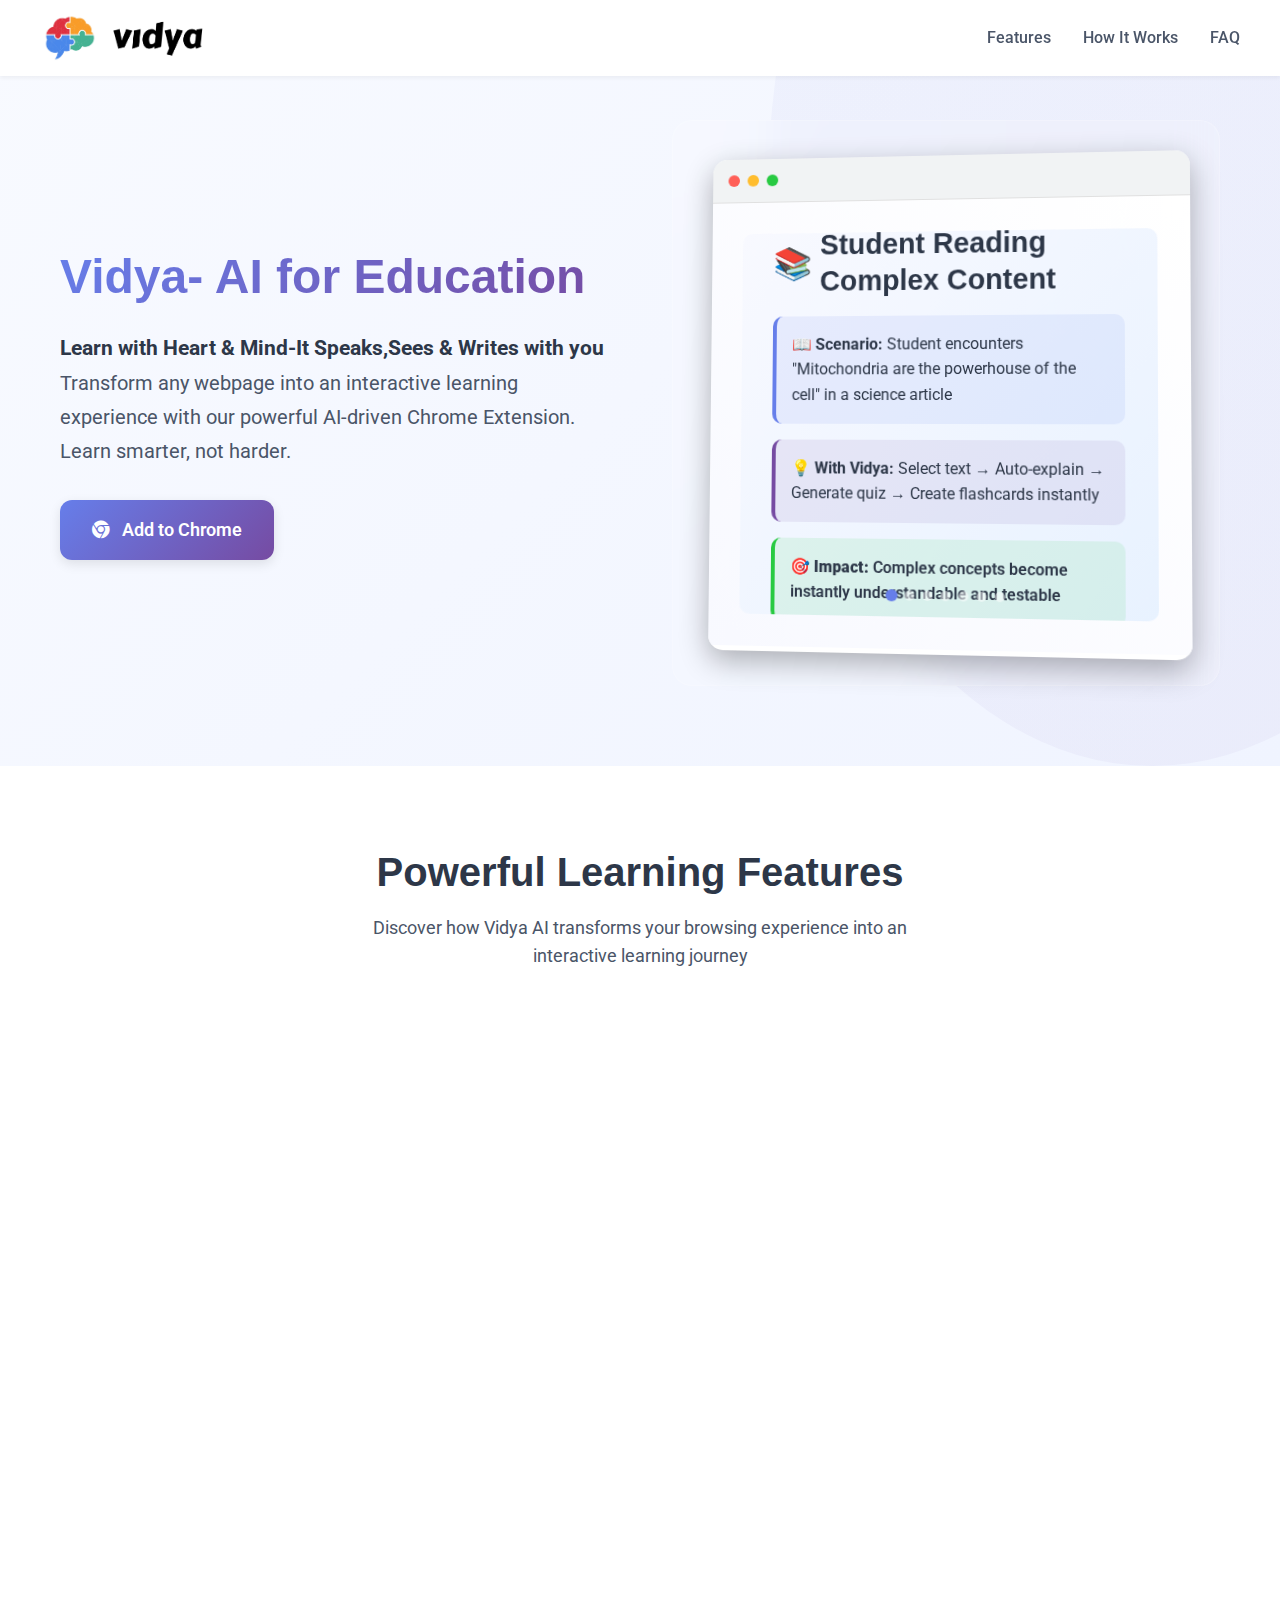
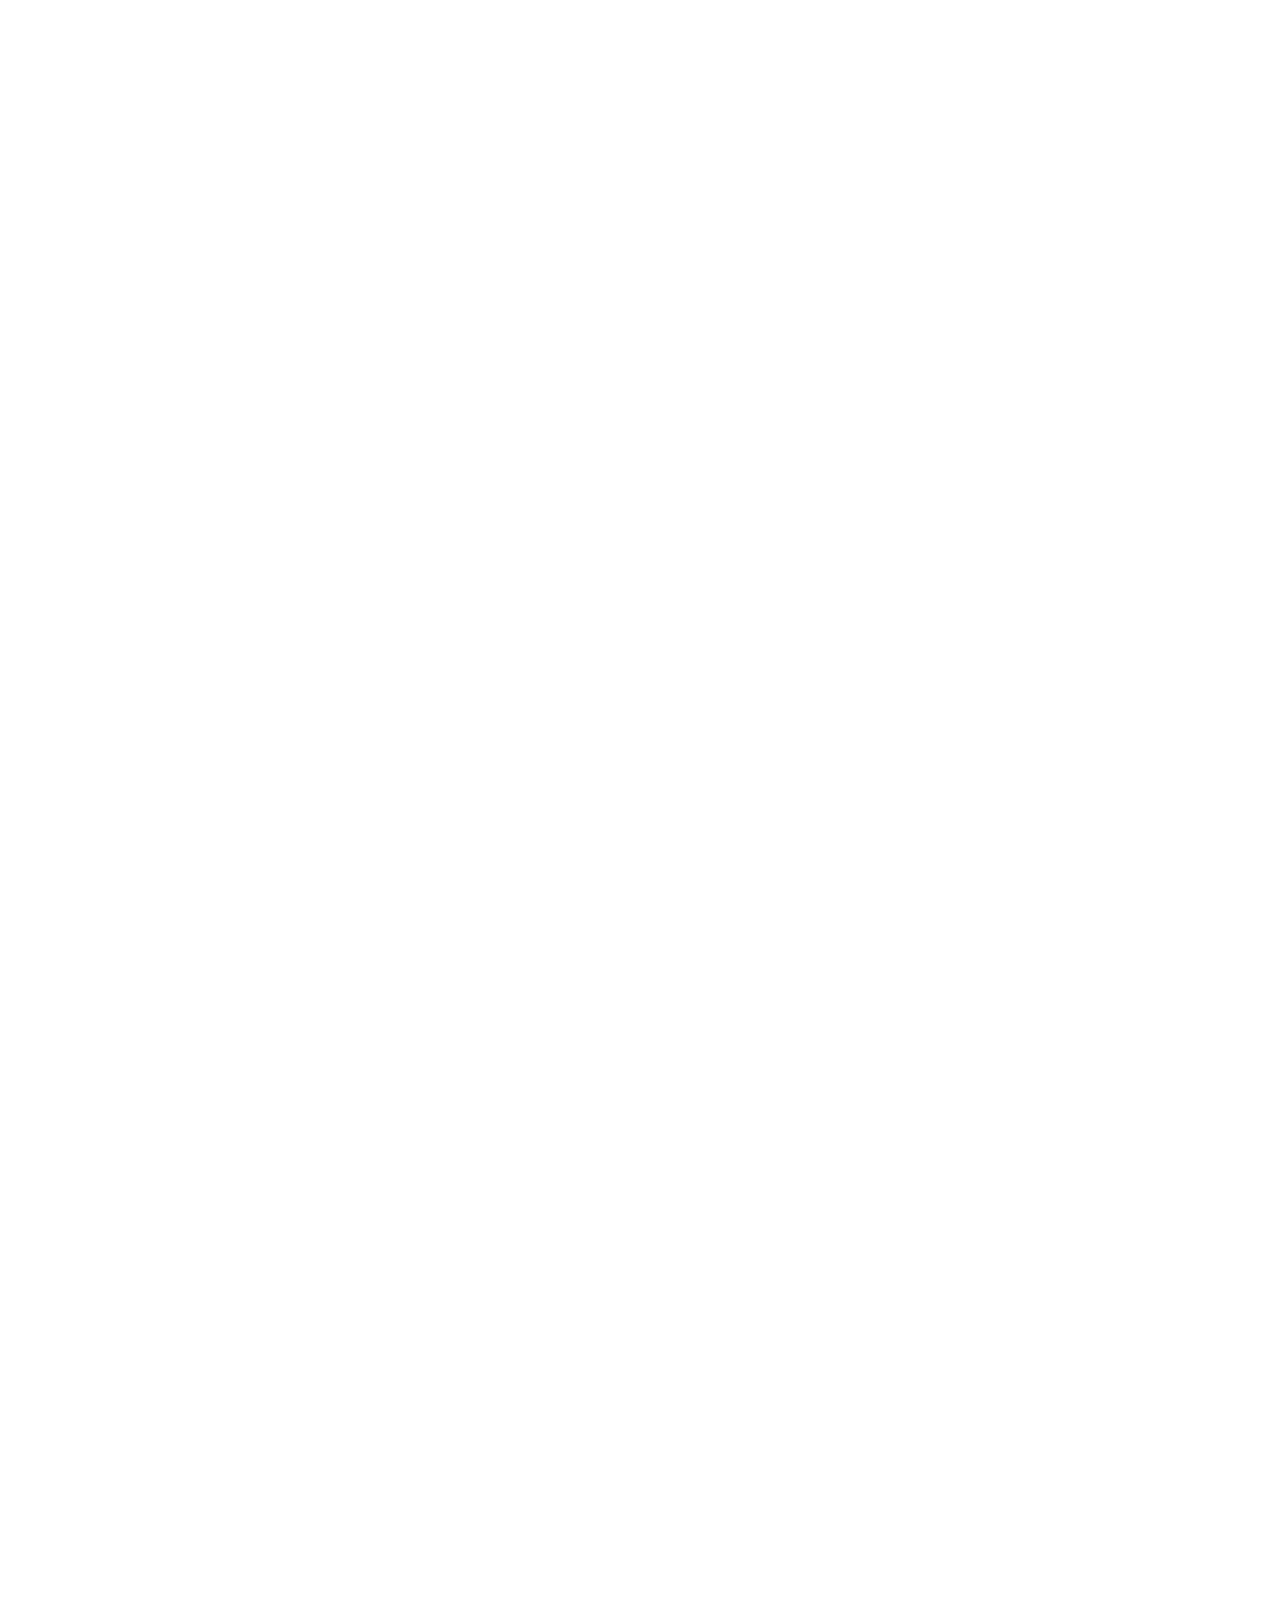
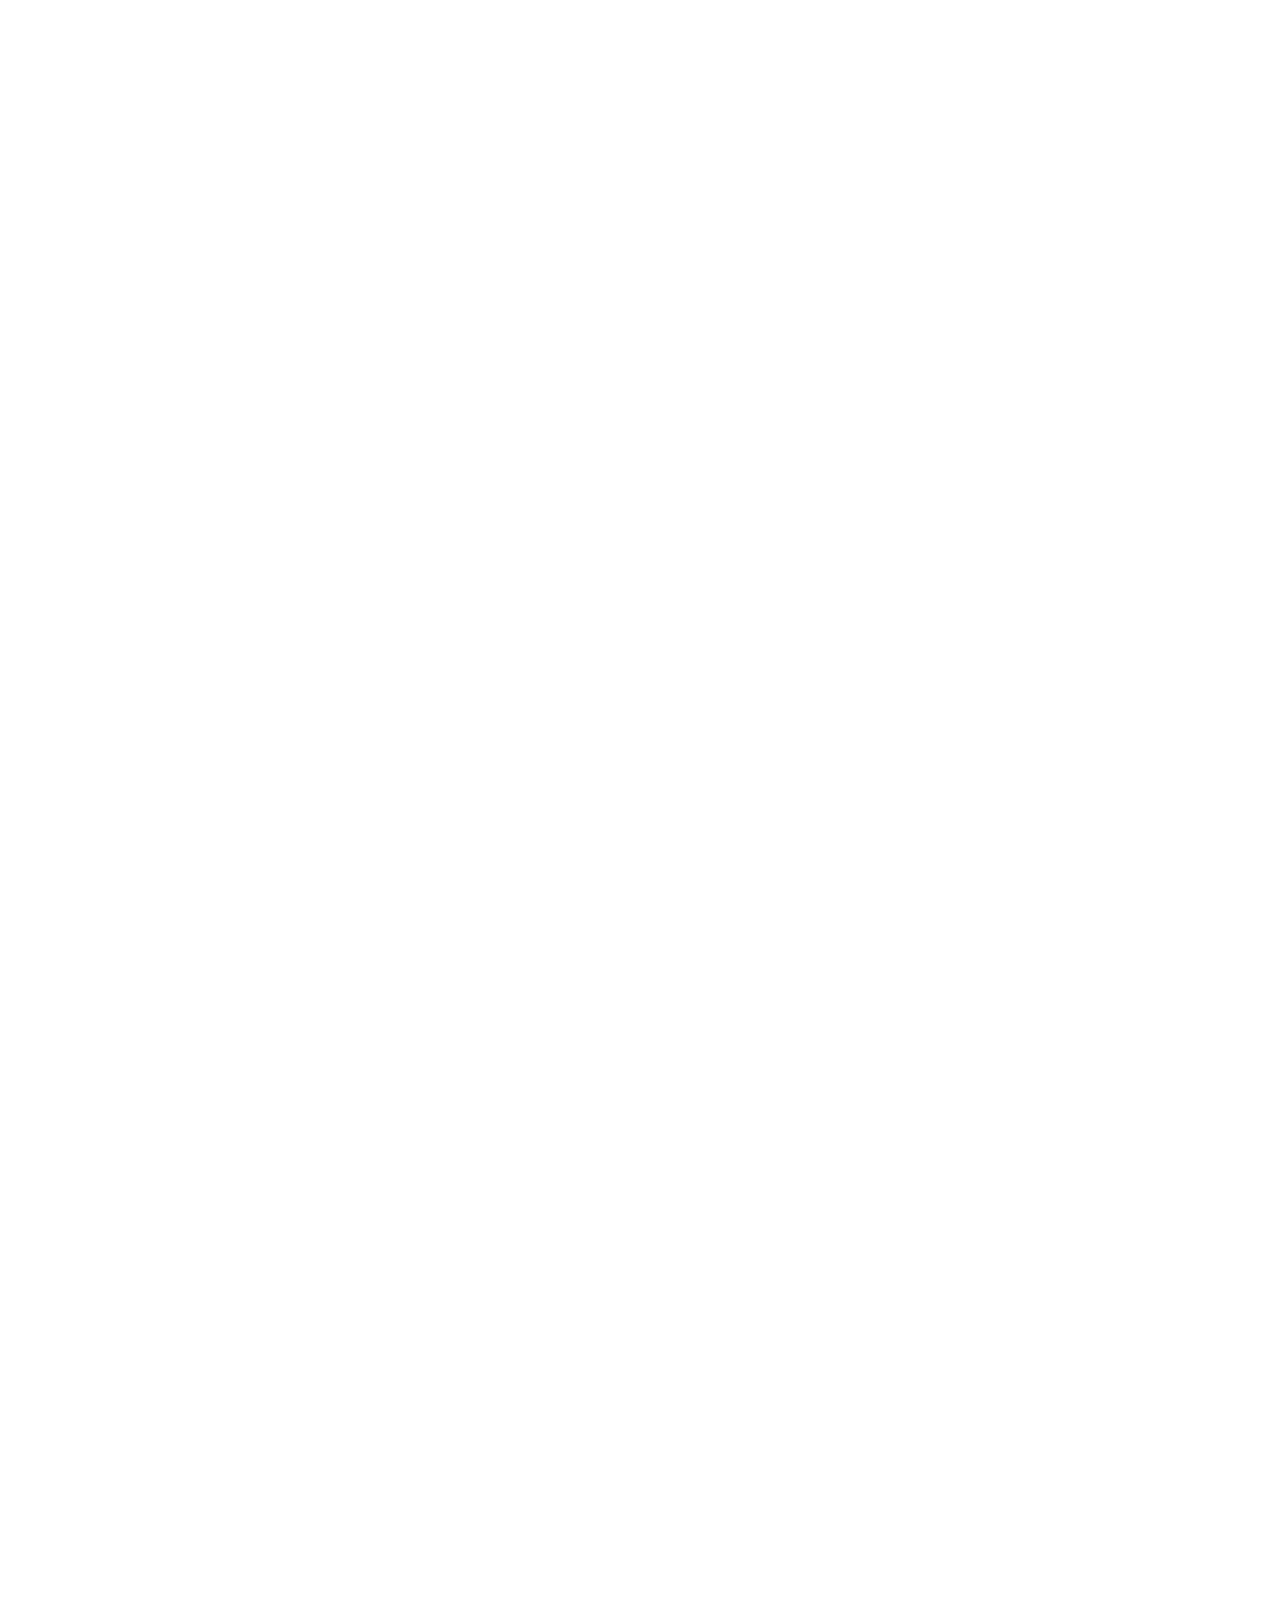
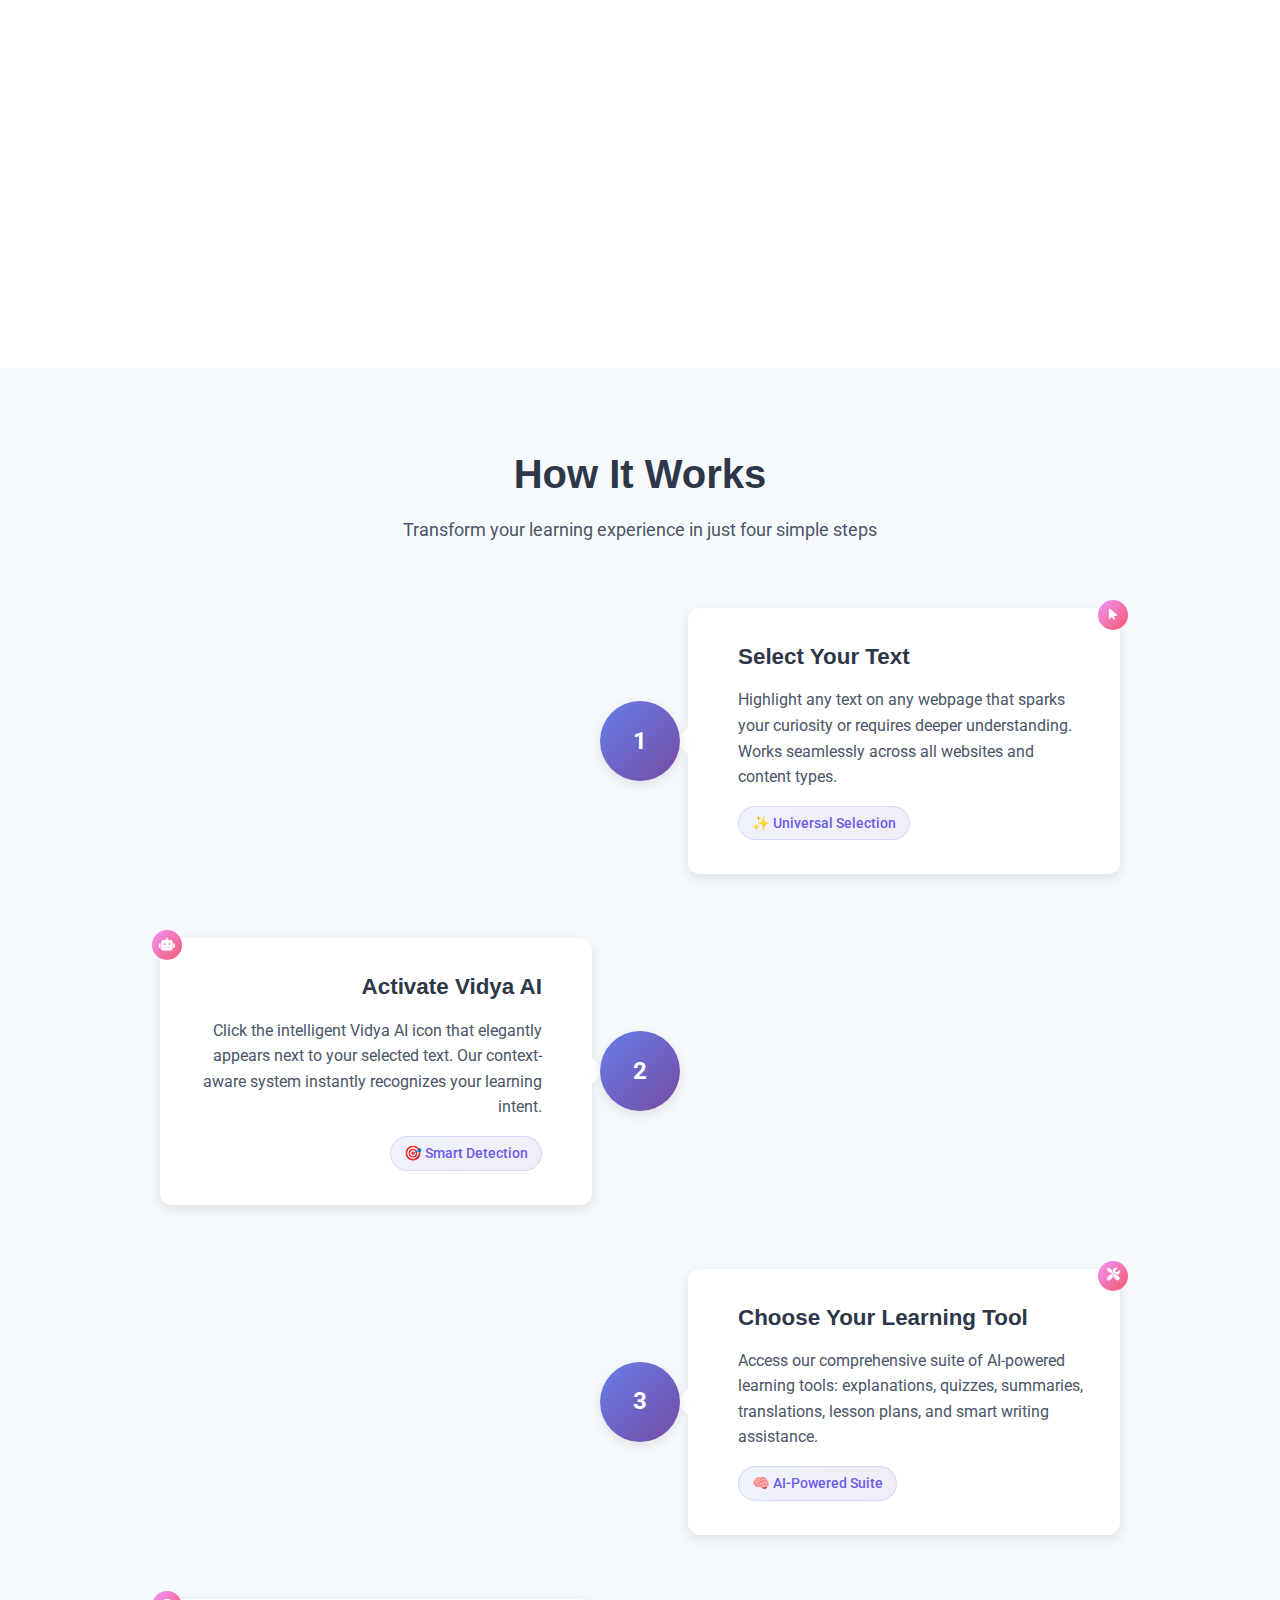
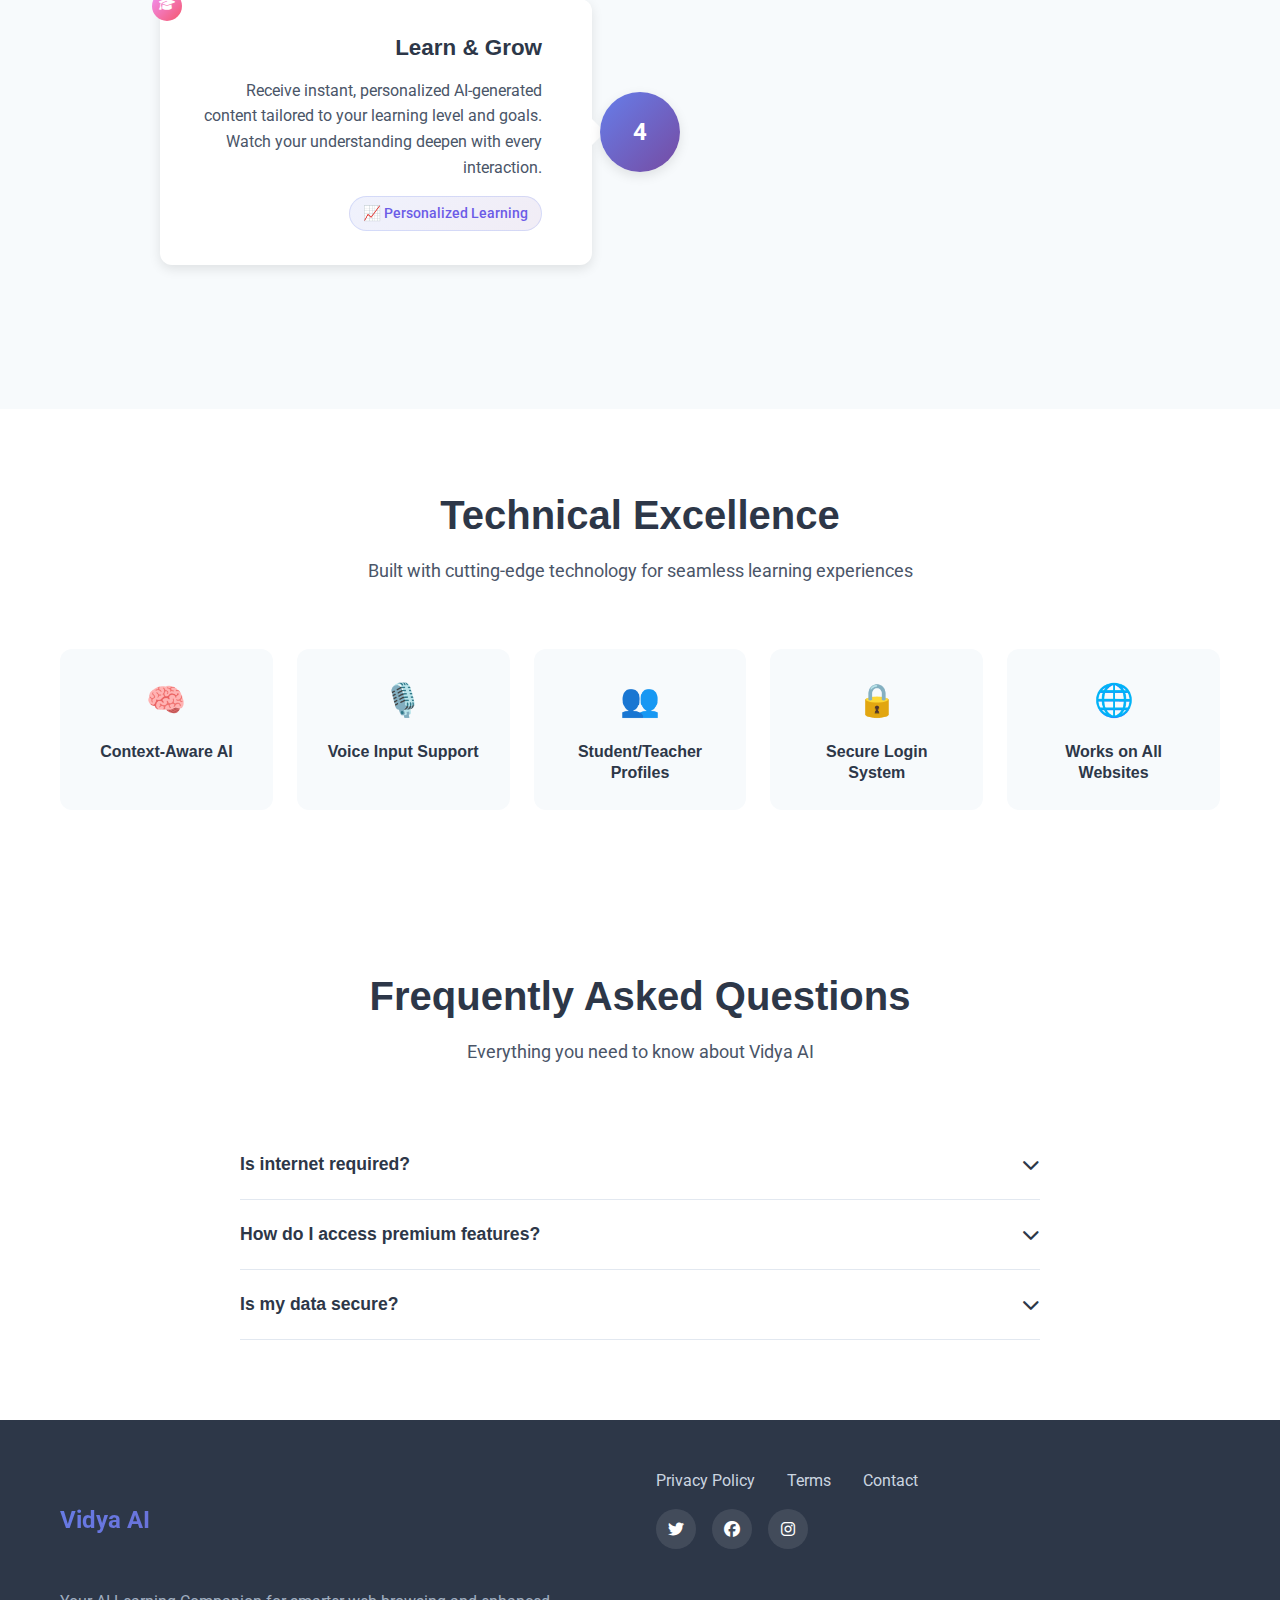
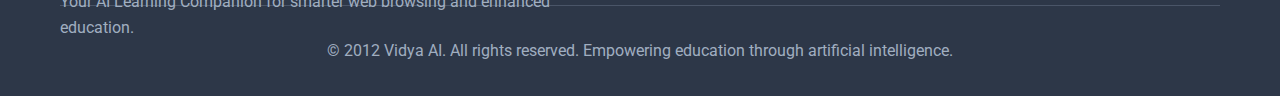
<file: index.html>
<!DOCTYPE html>
<html lang="en">
<head>
    <meta charset="UTF-8">
    <meta name="viewport" content="width=device-width, initial-scale=1.0">
    <title>Vidya - Your AI Learning Companion</title>
    <link href="https://fonts.googleapis.com/css2?family=Google+Sans:wght@300;400;500;600;700&family=Roboto:wght@300;400;500;600&display=swap" rel="stylesheet">
    <link rel="stylesheet" href="https://cdnjs.cloudflare.com/ajax/libs/font-awesome/6.4.0/css/all.min.css">
    <link href="https://fonts.googleapis.com/css2?family=Google+Sans:wght@300;400;500;600;700&family=Roboto:wght@300;400;500;600&display=swap" rel="stylesheet">
    <link rel="stylesheet" href="https://cdnjs.cloudflare.com/ajax/libs/font-awesome/6.4.0/css/all.min.css">
    <link rel="icon" href="./icons/Vidya4b.png" type="image/png">
    <style>
        * {
            margin: 0;
            padding: 0;
            box-sizing: border-box;
        }

        :root {
            --primary-gradient: linear-gradient(135deg, #667eea 0%, #764ba2 100%);
            --secondary-gradient: linear-gradient(135deg, #f093fb 0%, #f5576c 100%);
            --accent-blue: #4285f4;
            --accent-purple: #6c5ce7;
            --text-primary: #2d3748;
            --text-secondary: #4a5568;
            --text-light: #718096;
            --bg-light: #f7fafc;
            --bg-white: #ffffff;
            --border-light: #e2e8f0;
            --shadow-sm: 0 2px 4px rgba(0,0,0,0.05);
            --shadow-md: 0 4px 12px rgba(0,0,0,0.1);
            --shadow-lg: 0 8px 32px rgba(0,0,0,0.12);
            --border-radius: 12px;
        }

        body {
            font-family: 'Roboto', sans-serif;
            line-height: 1.6;
            color: var(--text-primary);
            overflow-x: hidden;
        }

        h1, h2, h3, h4, h5, h6 {
            font-family: 'Google Sans', sans-serif;
            font-weight: 600;
            line-height: 1.3;
        }

        .container {
            max-width: 1200px;
            margin: 0 auto;
            padding: 0 20px;
        }

        /* Header */
        .header {
            background: var(--bg-white);
            box-shadow: var(--shadow-sm);
            position: fixed;
            top: 0;
            left: 0;
            right: 0;
            z-index: 1000;
            backdrop-filter: blur(10px);
        }

        .nav {
            display: flex;
            justify-content: space-between;
            align-items: center;
            padding: 1rem 0;
        }

        .logo {
            font-size: 1.5rem;
            font-weight: 700;
            background: var(--primary-gradient);
            -webkit-background-clip: text;
            -webkit-text-fill-color: transparent;
            background-clip: text;
        }

        .nav-links {
            display: flex;
            list-style: none;
            gap: 2rem;
        }

        .nav-links a {
            text-decoration: none;
            color: var(--text-secondary);
            font-weight: 500;
            transition: color 0.3s ease;
        }

        .nav-links a:hover {
            color: var(--accent-purple);
        }

        /* Hero Section */
        .hero {
            padding: 120px 0 80px;
            background: linear-gradient(135deg, #f8faff 0%, #f0f4ff 100%);
            position: relative;
            overflow: hidden;
        }

        .hero::before {
            content: '';
            position: absolute;
            top: -50%;
            right: -20%;
            width: 60%;
            height: 150%;
            background: var(--primary-gradient);
            opacity: 0.05;
            border-radius: 50%;
            animation: float 6s ease-in-out infinite;
        }

        @keyframes float {
            0%, 100% { transform: translateY(0px) rotate(0deg); }
            50% { transform: translateY(-20px) rotate(5deg); }
        }

        .hero-content {
            display: grid;
            grid-template-columns: 1fr 1fr;
            gap: 4rem;
            align-items: center;
        }

        .hero-text h3 {
            font-size: 3rem;
            font-weight: 700;
            margin-bottom: 1.5rem;
            background: var(--primary-gradient);
            -webkit-background-clip: text;
            -webkit-text-fill-color: transparent;
            background-clip: text;
        }

        .hero-text p {
            font-size: 1.25rem;
            color: var(--text-secondary);
            margin-bottom: 2rem;
            line-height: 1.7;
        }

        .cta-button {
            display: inline-flex;
            align-items: center;
            gap: 0.75rem;
            background: var(--primary-gradient);
            color: white;
            padding: 1rem 2rem;
            border: none;
            border-radius: var(--border-radius);
            font-size: 1.1rem;
            font-weight: 600;
            text-decoration: none;
            cursor: pointer;
            transition: all 0.3s ease;
            box-shadow: var(--shadow-md);
        }

        .cta-button:hover {
            transform: translateY(-2px);
            box-shadow: var(--shadow-lg);
        }

        .hero-mockup {
            position: relative;
            padding: 2rem;
        }

        .browser-mockup {
            background: var(--bg-white);
            border-radius: var(--border-radius);
            box-shadow: var(--shadow-lg);
            overflow: hidden;
            transform: perspective(1000px) rotateY(-5deg) rotateX(2deg);
            transition: transform 0.3s ease;
        }

        .browser-mockup:hover {
            transform: perspective(1000px) rotateY(0deg) rotateX(0deg);
        }

        .browser-header {
            background: #f1f3f4;
            padding: 0.75rem 1rem;
            border-bottom: 1px solid var(--border-light);
            display: flex;
            align-items: center;
            gap: 0.5rem;
        }

        .browser-dots {
            display: flex;
            gap: 0.25rem;
        }

        .dot {
            width: 12px;
            height: 12px;
            border-radius: 50%;
        }

        .dot.red { background: #ff5f56; }
        .dot.yellow { background: #ffbd2e; }
        .dot.green { background: #27ca3f; }

        .browser-content {
            padding: 2rem;
            height: 300px;
            background: linear-gradient(45deg, #f8f9ff 0%, #fff 100%);
            position: relative;
        }

        .extension-sidebar {
            position: absolute;
            right: 1rem;
            top: 1rem;
            width: 200px;
            background: var(--bg-white);
            border-radius: var(--border-radius);
            padding: 1rem;
            box-shadow: var(--shadow-md);
            border: 2px solid var(--accent-purple);
        }

        /* Features Section */
        .features {
            padding: 80px 0;
            background: var(--bg-white);
        }

        .section-header {
            text-align: center;
            margin-bottom: 4rem;
        }

        .section-header h2 {
            font-size: 2.5rem;
            margin-bottom: 1rem;
            color: var(--text-primary);
        }

        .section-header p {
            font-size: 1.1rem;
            color: var(--text-secondary);
            max-width: 600px;
            margin: 0 auto;
        }

        .features-grid {
            display: grid;
            grid-template-columns: repeat(auto-fit, minmax(350px, 1fr));
            gap: 2rem;
        }

        .feature-card {
            background: var(--bg-white);
            padding: 2rem;
            border-radius: var(--border-radius);
            box-shadow: var(--shadow-sm);
            border: 1px solid var(--border-light);
            transition: all 0.3s ease;
            position: relative;
            overflow: hidden;
        }

        .feature-card::before {
            content: '';
            position: absolute;
            top: 0;
            left: 0;
            width: 100%;
            height: 4px;
            background: var(--primary-gradient);
            transform: translateX(-100%);
            transition: transform 0.3s ease;
        }

        .feature-card:hover {
            transform: translateY(-4px);
            box-shadow: var(--shadow-lg);
        }

        .feature-card:hover::before {
            transform: translateX(0);
        }

        .feature-icon {
            width: 60px;
            height: 60px;
            background: var(--primary-gradient);
            border-radius: 50%;
            display: flex;
            align-items: center;
            justify-content: center;
            margin-bottom: 1.5rem;
            color: white;
            font-size: 1.5rem;
        }

        .feature-card h3 {
            font-size: 1.25rem;
            margin-bottom: 1rem;
            color: var(--text-primary);
        }

        .feature-card p {
            color: var(--text-secondary);
            line-height: 1.6;
        }

        /* How It Works - Timeline */
        .how-it-works {
            padding: 80px 0;
            background: var(--bg-light);
            position: relative;
        }

        .timeline-container {
            position: relative;
            max-width: 1000px;
            margin: 3rem auto 0;
            padding: 0 20px;
        }

        .timeline-line {
            position: absolute;
            left: 50%;
            top: 0;
            bottom: 0;
            width: 4px;
            background: linear-gradient(to bottom, var(--primary-gradient));
            transform: translateX(-50%);
            border-radius: 2px;
        }

        .timeline-item {
            position: relative;
            margin-bottom: 4rem;
            display: flex;
            align-items: center;
        }

        .timeline-item:nth-child(odd) .timeline-content {
            margin-right: auto;
            margin-left: 0;
            padding-right: 3rem;
            text-align: right;
        }

        .timeline-item:nth-child(even) .timeline-content {
            margin-left: auto;
            margin-right: 0;
            padding-left: 3rem;
            text-align: left;
        }

        .timeline-content {
            background: var(--bg-white);
            padding: 2rem;
            border-radius: var(--border-radius);
            box-shadow: var(--shadow-md);
            width: 45%;
            position: relative;
            transition: all 0.3s ease;
            border: 2px solid transparent;
        }

        .timeline-content:hover {
            transform: translateY(-5px);
            box-shadow: var(--shadow-lg);
            border-color: var(--accent-purple);
        }

        .timeline-content::before {
            content: '';
            position: absolute;
            top: 50%;
            width: 0;
            height: 0;
            border: 15px solid transparent;
            transform: translateY(-50%);
        }

        .timeline-item:nth-child(odd) .timeline-content::before {
            right: -30px;
            border-left-color: var(--bg-white);
        }

        .timeline-item:nth-child(even) .timeline-content::before {
            left: -30px;
            border-right-color: var(--bg-white);
        }

        .timeline-step-number {
            position: absolute;
            left: 50%;
            top: 50%;
            transform: translate(-50%, -50%);
            width: 80px;
            height: 80px;
            background: var(--primary-gradient);
            border-radius: 50%;
            display: flex;
            align-items: center;
            justify-content: center;
            color: white;
            font-size: 1.5rem;
            font-weight: 700;
            box-shadow: var(--shadow-md);
            z-index: 10;
            transition: all 0.3s ease;
        }

        .timeline-step-number:hover {
            transform: translate(-50%, -50%) scale(1.1);
            box-shadow: var(--shadow-lg);
        }

        .timeline-icon {
            position: absolute;
            top: -10px;
            right: -10px;
            width: 30px;
            height: 30px;
            background: var(--secondary-gradient);
            border-radius: 50%;
            display: flex;
            align-items: center;
            justify-content: center;
            color: white;
            font-size: 0.8rem;
        }

        .timeline-item:nth-child(odd) .timeline-icon {
            right: auto;
            left: -10px;
        }

        .timeline-content h3 {
            font-size: 1.4rem;
            margin-bottom: 1rem;
            color: var(--text-primary);
            font-weight: 600;
        }

        .timeline-content p {
            color: var(--text-secondary);
            line-height: 1.6;
            margin-bottom: 1rem;
        }

        .timeline-highlight {
            display: inline-block;
            background: linear-gradient(135deg, rgba(102, 126, 234, 0.1), rgba(118, 75, 162, 0.1));
            padding: 0.3rem 0.8rem;
            border-radius: 20px;
            color: var(--accent-purple);
            font-size: 0.9rem;
            font-weight: 500;
            border: 1px solid rgba(102, 126, 234, 0.2);
        }

        /* Technical Highlights */
        .tech-highlights {
            padding: 80px 0;
            background: var(--bg-white);
        }

        .highlights-grid {
            display: grid;
            grid-template-columns: repeat(auto-fit, minmax(200px, 1fr));
            gap: 1.5rem;
            margin-top: 3rem;
        }

        .highlight-item {
            background: var(--bg-light);
            padding: 1.5rem;
            border-radius: var(--border-radius);
            text-align: center;
            transition: all 0.3s ease;
            border: 2px solid transparent;
        }

        .highlight-item:hover {
            background: var(--bg-white);
            border-color: var(--accent-purple);
            transform: translateY(-2px);
            box-shadow: var(--shadow-md);
        }

        .highlight-item .emoji {
            font-size: 2rem;
            margin-bottom: 1rem;
            display: block;
        }

        /* Testimonials */
        .testimonials {
            padding: 80px 0;
            background: var(--bg-light);
        }

        .testimonials-grid {
            display: grid;
            grid-template-columns: repeat(auto-fit, minmax(400px, 1fr));
            gap: 2rem;
            margin-top: 3rem;
        }

        .testimonial {
            background: var(--bg-white);
            padding: 2rem;
            border-radius: var(--border-radius);
            box-shadow: var(--shadow-sm);
            position: relative;
        }

        .testimonial::before {
            content: '"';
            position: absolute;
            top: -10px;
            left: 20px;
            font-size: 4rem;
            color: var(--accent-purple);
            opacity: 0.3;
        }

        .testimonial-text {
            font-size: 1.1rem;
            color: var(--text-secondary);
            margin-bottom: 1rem;
            font-style: italic;
        }

        .testimonial-author {
            font-weight: 600;
            color: var(--text-primary);
        }

        /* FAQ */
        .faq {
            padding: 80px 0;
            background: var(--bg-white);
        }

        .faq-accordion {
            max-width: 800px;
            margin: 3rem auto 0;
        }

        .faq-item {
            border-bottom: 1px solid var(--border-light);
        }

        .faq-question {
            width: 100%;
            padding: 1.5rem 0;
            background: none;
            border: none;
            text-align: left;
            font-size: 1.1rem;
            font-weight: 600;
            color: var(--text-primary);
            cursor: pointer;
            display: flex;
            justify-content: space-between;
            align-items: center;
            transition: color 0.3s ease;
        }

        .faq-question:hover {
            color: var(--accent-purple);
        }

        .faq-answer {
            max-height: 0;
            overflow: hidden;
            transition: max-height 0.3s ease;
            color: var(--text-secondary);
        }

        .faq-answer.active {
            max-height: 200px;
            padding-bottom: 1.5rem;
        }

        /* Footer */
        .footer {
            background: var(--text-primary);
            color: white;
            padding: 3rem 0 2rem;
        }

        .footer-content {
            display: grid;
            grid-template-columns: repeat(auto-fit, minmax(250px, 1fr));
            gap: 2rem;
            margin-bottom: 2rem;
        }

        .footer-links {
            display: flex;
            gap: 2rem;
            flex-wrap: wrap;
        }

        .footer-links a {
            color: #cbd5e0;
            text-decoration: none;
            transition: color 0.3s ease;
        }

        .footer-links a:hover {
            color: white;
        }

        .social-icons {
            display: flex;
            gap: 1rem;
        }

        .social-icon {
            width: 40px;
            height: 40px;
            background: rgba(255,255,255,0.1);
            border-radius: 50%;
            display: flex;
            align-items: center;
            justify-content: center;
            color: white;
            text-decoration: none;
            transition: all 0.3s ease;
        }

        .social-icon:hover {
            background: var(--accent-purple);
            transform: translateY(-2px);
        }

        .footer-bottom {
            text-align: center;
            padding-top: 2rem;
            border-top: 1px solid #4a5568;
            color: #a0aec0;
        }



        /* Features Alternating Layout CSS */
.features-alternating {
    display: flex;
    flex-direction: column;
    gap: 4rem;
    margin-top: 3rem;
}

.feature-row {
    display: grid;
    grid-template-columns: 1fr 1fr;
    gap: 3rem;
    
    padding: 2rem 0;
    grid-template-areas: "image content"; /* Default layout */
    align-items: flex-start;
}
.feature-row.reverse {
    grid-template-areas: "content image"; /* Reversed layout */
}


.feature-row.reverse > * {
    direction: ltr;
}
.feature-image {
    position: relative;
    overflow: hidden;
    display: flex; /* Added to center images */
    justify-content: center; /* Center images horizontally */
}


.feature-img {
    max-width: 100%; /* Ensure image doesn't overflow container */
    height: auto; /* Maintain aspect ratio */
    border-radius: 10px;
    box-shadow: var(--shadow-lg);
    transition: all 0.3s ease;
    border: 2px solid var(--border-light);
}

.feature-img:hover {
    transform: scale(1.02);
    box-shadow: 0 12px 40px rgba(0,0,0,0.15);
}
.feature-content {
    grid-area: content;
    padding: 1rem;
    padding-top: 0;
    padding-bottom: 2rem;
}

.feature-content .feature-icon {
    width: 60px;
    height: 60px;
    background: var(--primary-gradient);
    border-radius: 50%;
    display: flex;
    align-items: center;
    justify-content: center;
    margin-bottom: 1.5rem;
    color: white;
    font-size: 1.5rem;
    box-shadow: var(--shadow-md);
    transition: all 0.3s ease;
}

.feature-content .feature-icon:hover {
    transform: translateY(-2px);
    box-shadow: var(--shadow-lg);
}

.feature-content h3 {
    font-size: 1.5rem;
    margin-bottom: 1rem;
    color: var(--text-primary);
    font-weight: 600;
}

.feature-content p {
    color: var(--text-secondary);
    line-height: 1.7;
    font-size: 1.1rem;
}

/* Mobile Responsive */
@media (max-width: 768px) {
    .feature-row {
        grid-template-columns: 1fr;
        gap: 2rem;
        text-align: center;
    }
    
    .feature-row.reverse {
        direction: ltr;
    }
    
    .feature-img {
        height: 250px;
    }
    
    .features-alternating {
        gap: 3rem;
    }
}

@media (max-width: 480px) {
    .feature-img {
        height: 200px;
    }
    
    .feature-content h3 {
        font-size: 1.3rem;
    }
    
    .feature-content p {
        font-size: 1rem;
    }
}

        /* Mobile Timeline */
        @media (max-width: 768px) {
            .timeline-line {
                left: 30px;
            }

            .timeline-item {
                margin-bottom: 3rem;
            }

            .timeline-content {
                width: calc(100% - 80px);
                margin-left: 80px !important;
                margin-right: 0 !important;
                text-align: left !important;
                padding-left: 1.5rem !important;
                padding-right: 1.5rem !important;
            }

            .timeline-content::before {
                left: -15px !important;
                right: auto !important;
                border-right-color: var(--bg-white) !important;
                border-left-color: transparent !important;
            }

            .timeline-step-number {
                left: 30px;
                width: 60px;
                height: 60px;
                font-size: 1.2rem;
            }

            .timeline-icon {
                display: none;
            }
        }

        /* Responsive Design */
        @media (max-width: 768px) {
            .hero-content {
                grid-template-columns: 1fr;
                text-align: center;
            }

            .hero-text h1 {
                font-size: 2.5rem;
            }

            .nav-links {
                display: none;
            }

            .features-grid {
                grid-template-columns: 1fr;
            }

            .testimonials-grid {
                grid-template-columns: 1fr;
            }

            .highlights-grid {
                grid-template-columns: repeat(2, 1fr);
            }
        }

        @media (max-width: 480px) {
            .container {
                padding: 0 15px;
            }

            .hero-text h1 {
                font-size: 2rem;
            }

            .section-header h2 {
                font-size: 2rem;
            }

            .highlights-grid {
                grid-template-columns: 1fr;
            }
        }
         
        /* Animation CSS */
        .feature-row {
            opacity: 0;
            transform: translateY(50px);
            transition: opacity 1s ease, transform 1s ease;
        }
        
        .feature-row.animate-in {
            opacity: 1;
            transform: translateY(0);
        }
        
        /* For non-reverse rows: image slides from left, content from right */
        .feature-row:not(.reverse) .feature-image {
            transform: translateX(-100px);
            opacity: 0;
            transition: transform 1s ease, opacity 1s ease;
        }
        
        .feature-row:not(.reverse) .feature-content {
            transform: translateX(100px);
            opacity: 0;
            transition: transform 1s ease, opacity 1s ease;
        }
        
        /* For reverse rows: image slides from right, content from left */
        .feature-row.reverse .feature-image {
            transform: translateX(100px);
            opacity: 0;
            transition: transform 1s ease, opacity 1s ease;
        }
        
        .feature-row.reverse .feature-content {
            transform: translateX(-100px);
            opacity: 0;
            transition: transform 1s ease, opacity 1s ease;
        }
        
        .feature-row.animate-in .feature-image,
        .feature-row.animate-in .feature-content {
            transform: translateX(0);
            opacity: 1;
        }
        
        /* Delay animations for a staggered effect */
        .feature-row.animate-in .feature-image {
            transition-delay: 0.3s;
        }
        
        .feature-row.animate-in .feature-content {
            transition-delay: 0.5s;
        }
        /* Modal Styles */
.modal {
    display: none;
    position: fixed;
    z-index: 10000;
    left: 0;
    top: 0;
    width: 100%;
    height: 100%;
    overflow: auto;
    background-color: rgba(0,0,0,0.5);
}

.modal-content {
    background-color: var(--bg-white);
    margin: 5% auto;
    padding: 2rem;
    border-radius: var(--border-radius);
    box-shadow: var(--shadow-lg);
    max-width: 700px;
    width: 80%;
    position: relative;
    animation: modalFadeIn 0.3s ease;
}

@keyframes modalFadeIn {
    from {opacity: 0; transform: translateY(-50px);}
    to {opacity: 1; transform: translateY(0);}
}

.modal-header {
    display: flex;
    justify-content: space-between;
    align-items: center;
    margin-bottom: 1.5rem;
    padding-bottom: 1rem;
    border-bottom: 1px solid var(--border-light);
}

.modal-header h2 {
    font-size: 1.8rem;
    background: var(--primary-gradient);
    -webkit-background-clip: text;
    -webkit-text-fill-color: transparent;
    background-clip: text;
}

.close {
    color: var(--text-light);
    font-size: 2rem;
    font-weight: bold;
    cursor: pointer;
    transition: color 0.3s ease;
}

.close:hover {
    color: var(--accent-purple);
}

.modal-body {
    line-height: 1.7;
    color: var(--text-secondary);
}

.modal-body h3 {
    color: var(--text-primary);
    margin: 1.5rem 0 0.5rem;
    font-size: 1.3rem;
}

.modal-body ul, .modal-body ol {
    padding-left: 1.5rem;
    margin: 1rem 0;
}

.modal-body li {
    margin-bottom: 0.8rem;
    position: relative;
}

.modal-body li::before {
    content: "•";
    color: var(--accent-purple);
    font-weight: bold;
    position: absolute;
    left: -1.2rem;
}

.modal-highlight {
    background: linear-gradient(135deg, rgba(102, 126, 234, 0.1), rgba(118, 75, 162, 0.1));
    padding: 1.5rem;
    border-radius: var(--border-radius);
    margin: 1.5rem 0;
    border: 1px solid rgba(102, 126, 234, 0.2);
}

.modal-emoji {
    font-size: 2rem;
    margin-right: 0.5rem;
    vertical-align: middle;
}

.feature-row:not(.reverse) .feature-image,
.feature-row.reverse .feature-image {
    transform: none; /* Remove translation for animation */
    opacity: 1; /* Make visible by default */
}

.feature-row.animate-in .feature-image {
    transform: none; /* Remove translation animation */
}

/* Mobile Responsive Adjustments */
@media (max-width: 768px) {
    .feature-row {
        gap: 1.5rem; /* Reduce gap on mobile */
    }
    
    .feature-content {
        padding: 1rem 0;
    }
}
.slideshow-container {
            position: relative;
            width: 70%;
            height:500px;
            border-radius: 10px;
            overflow: hidden;
            box-shadow: var(--shadow-lg);
            border: 2px solid var(--border-light);
        }
        
        .slideshow {
            position: relative;
            width: 100%;
            height: 100%;
        }
        /* Add this to your CSS */
.slide {
    transition: all 0.8s cubic-bezier(0.165, 0.84, 0.44, 1) !important;
    will-change: transform, opacity;
}
        .slide {
            position: absolute;
            top: 0;
            left: 0;
            width: 100%;
            height: 100%;
            background-size: contain;
            background-position: center;
            background-repeat: no-repeat;
            background-color: #f8f9ff;
            opacity: 0;
            transition: opacity 1.5s ease-in-out, transform 1.5s ease-in-out;
            border-radius: 10px;
            transform: scale(0.98);
        }
        
        .slide.active {
            opacity: 1;
            transform: scale(1);
            z-index: 2;
        }
        
        /* Morph effect animation */
        @keyframes morph {
            0% { opacity: 0; transform: scale(0.95); }
            20% { opacity: 1; transform: scale(1); }
            80% { opacity: 1; transform: scale(1); }
            100% { opacity: 0; transform: scale(1.05); }
        }
        
        .slide.transitioning {
            animation: morph 10s ease-in-out infinite;
        }
        
        /* Mobile adjustments */
        @media (max-width: 768px) {
            .slideshow-container {
                height: 250px;
            }
        }
        
        @media (max-width: 480px) {
            .slideshow-container {
                height: 200px;
            }
        }


        .hero-mockup {
            position: relative;
            background: rgba(255, 255, 255, 0.1);
            backdrop-filter: blur(20px);
            border-radius: 20px;
            padding: 2rem;
           
            border: 1px solid rgba(255, 255, 255, 0.2);
        }

        .browser-mockup {
            background: white;
            border-radius: 15px;
            overflow: hidden;
            box-shadow: 0 10px 30px rgba(0,0,0,0.3);
            min-height: 500px;
        }

        .browser-header {
            background: #f1f3f4;
            padding: 1rem;
            border-bottom: 1px solid #e0e0e0;
            display: flex;
            align-items: center;
        }

        .browser-dots {
            display: flex;
            gap: 0.5rem;
        }

        .dot {
            width: 12px;
            height: 12px;
            border-radius: 50%;
        }

        .dot.red { background: #ff5f57; }
        .dot.yellow { background: #ffbd2e; }
        .dot.green { background: #28ca42; }

        .browser-content {
            display: flex;
            min-height: 450px;
        }

        .extension-sidebar {
            width: 280px;
            background: linear-gradient(180deg, #667eea 0%, #764ba2 100%);
            padding: 2rem 1.5rem;
            color: white;
            position: relative;
            overflow: hidden;
        }

        .extension-sidebar::before {
            content: '';
            position: absolute;
            top: 0;
            left: 0;
            right: 0;
            bottom: 0;
            background: url('data:image/svg+xml,<svg xmlns="http://www.w3.org/2000/svg" viewBox="0 0 100 100"><circle cx="50" cy="50" r="2" fill="rgba(255,255,255,0.1)"/></svg>') repeat;
            opacity: 0.3;
        }

        .sidebar-header {
            text-align: center;
            margin-bottom: 2rem;
            position: relative;
            z-index: 2;
        }

        .sidebar-header i {
            font-size: 2.5rem;
            margin-bottom: 1rem;
            display: block;
            animation: pulse 2s infinite;
        }

        .sidebar-header h3 {
            font-size: 1.3rem;
            font-weight: 600;
        }

        .features-list {
            list-style: none;
            position: relative;
            z-index: 2;
        }

        .features-list li {
            padding: 0.8rem 0;
            font-size: 0.95rem;
            display: flex;
            align-items: center;
            opacity: 0.9;
            transition: all 0.3s ease;
        }

        .features-list li:hover {
            opacity: 1;
            transform: translateX(5px);
        }

        .features-list li i {
            margin-right: 0.8rem;
            width: 20px;
        }

        .main-content {
            flex: 1;
            padding: 0;
            position: relative;
            overflow: hidden;
        }

        .slides-container {
            position: relative;
            height: 100%;
        }

        .slide {
            position: absolute;
            top: 0;
            left: 0;
            width: 100%;
            height: 100%;
            padding: 2rem;
            opacity: 0;
            transform: translateX(100%);
            transition: all 0.8s cubic-bezier(0.4, 0, 0.2, 1);
            background: linear-gradient(135deg, #f8f9ff 0%, #e8f2ff 100%);
            display: flex;
            flex-direction: column;
            justify-content: center;
        }

        .slide.active {
            opacity: 1;
            transform: translateX(0);
        }

        .slide.prev {
            transform: translateX(-100%);
        }

        .slide-content {
            max-width: 400px;
        }

        .slide h3 {
            font-size: 1.8rem;
            color: #2d3748;
            margin-bottom: 1rem;
            display: flex;
            align-items: center;
            gap: 0.5rem;
        }

        .slide h3 .emoji {
            font-size: 2rem;
        }

        .slide .use-case {
            background: rgba(102, 126, 234, 0.1);
            padding: 1rem;
            border-radius: 10px;
            margin-bottom: 1rem;
            border-left: 4px solid #667eea;
        }

        .slide .with-vidya {
            background: rgba(118, 75, 162, 0.1);
            padding: 1rem;
            border-radius: 10px;
            margin-bottom: 1rem;
            border-left: 4px solid #764ba2;
        }

        .slide .impact {
            background: rgba(40, 202, 66, 0.1);
            padding: 1rem;
            border-radius: 10px;
            border-left: 4px solid #28ca42;
            font-weight: 600;
        }

        .slide-indicators {
            position: absolute;
            bottom: 1rem;
            left: 50%;
            transform: translateX(-50%);
            display: flex;
            gap: 0.5rem;
            z-index: 10;
        }

        .indicator {
            width: 10px;
            height: 10px;
            border-radius: 50%;
            background: rgba(255, 255, 255, 0.5);
            cursor: pointer;
            transition: all 0.3s ease;
        }

        .indicator.active {
            background: #667eea;
            transform: scale(1.2);
        }

        .slide-counter {
            position: absolute;
            top: 1rem;
            right: 1rem;
            background: rgba(255, 255, 255, 0.9);
            padding: 0.5rem 1rem;
            border-radius: 20px;
            font-size: 0.9rem;
            color: #667eea;
            font-weight: 600;
        }

        @keyframes pulse {
            0%, 100% { transform: scale(1); }
            50% { transform: scale(1.05); }
        }

        @keyframes slideIn {
            from {
                opacity: 0;
                transform: translateY(30px);
            }
            to {
                opacity: 1;
                transform: translateY(0);
            }
        }

        .slide-content > * {
            animation: slideIn 0.6s ease forwards;
        }

        .slide-content > *:nth-child(2) { animation-delay: 0.1s; }
        .slide-content > *:nth-child(3) { animation-delay: 0.2s; }
        .slide-content > *:nth-child(4) { animation-delay: 0.3s; }

        @media (max-width: 768px) {
            .hero-header h1 {
                font-size: 2.5rem;
            }
            
            .browser-content {
                flex-direction: column;
            }
            
            .extension-sidebar {
                width: 100%;
                padding: 1.5rem;
            }
            
            .slide {
                padding: 1.5rem;
            }
            
            .slide h3 {
                font-size: 1.5rem;
            }
        }

        /* Add to your CSS */
/* Navbar height control */
.nav {
    min-height: 60px; /* Fixed minimum height */
    padding: 0.5rem 0; /* Reduced vertical padding */
    align-items: center; /* Ensure vertical centering */
}

/* Logo image styling */
.logo-img {
    height: 60px; /* Optimal size for navbar */
    width: auto; /* Maintain aspect ratio */
    margin-right: 10px;
    vertical-align: middle; /* Align properly with text */
}

/* Ensure logo container doesn't stretch */
.logo {
    display: flex;
    align-items: center;
    height: 100%;
}
/* Add to your existing CSS */
.slide {
    transition: all 0.8s cubic-bezier(0.165, 0.84, 0.44, 1) !important;
    will-change: transform, opacity;
}

.feature-row:not(.reverse) .feature-image,
.feature-row:not(.reverse) .feature-content,
.feature-row.reverse .feature-image,
.feature-row.reverse .feature-content {
    transition: transform 1s ease, opacity 1s ease !important;
}

/* Update slide counter selectors */
.slide-counter .current-slide,
.slide-counter .total-slides {
    display: inline-block;
}
    </style>
</head>
<body>
    <!-- Header -->
    <header class="header">
        <nav class="nav container">
            
            <div class="logo"><img src="./icons/Vidya4.png" class="logo-img"><img src="./icons/Vidya5.png" class="logo-img"></div>
            <ul class="nav-links">
                <li><a href="#features">Features</a></li>
                <li><a href="#how-it-works">How It Works</a></li>
                <!-- <li><a href="#testimonials">Testimonials</a></li> -->
                <li><a href="#faq">FAQ</a></li>
            </ul>
        </nav>
    </header>

    <!-- Hero Section -->
    <section class="hero">
        <div class="container">
            <div class="hero-content">
                <div class="hero-text">
                    <h3>Vidya- AI for Education</h3>
                  <span style="font-size:21px;">  <strong >Learn with Heart & Mind-It Speaks,Sees & Writes with you</strong></span>
                    <p>Transform any webpage into an interactive learning experience with our powerful AI-driven Chrome Extension. Learn smarter, not harder.</p>
                    <a href="https://chromewebstore.google.com/detail/cgjnejnaiokfpbdbojabehcjkcblplbe?utm_source=item-share-cb" class="cta-button">
                        <i class="fab fa-chrome"></i>
                        Add to Chrome
                    </a>
                </div>
                <div class="hero-mockup">
                    <div class="browser-mockup">
                        <div class="browser-header">
                            <div class="browser-dots">
                                <div class="dot red"></div>
                                <div class="dot yellow"></div>
                                <div class="dot green"></div>
                            </div>
                        </div>
                        <div class="browser-content">
                      
                            
                            <div class="main-content">
                                <div class="slide-counter">
                                    <span class="current-slide">1</span> / <span class="total-slides">7</span>
                                </div>
                                
                                <div class="slides-container">
                                    <!-- Slide 1: Student Reading -->
                                    <div class="slide active">
                                        <div class="slide-content">
                                            <h3><span class="emoji">📚</span> Student Reading Complex Content</h3>
                                            <div class="use-case">
                                                <strong>📖 Scenario:</strong> Student encounters "Mitochondria are the powerhouse of the cell" in a science article
                                            </div>
                                            <div class="with-vidya">
                                                <strong>💡 With Vidya:</strong> Select text → Auto-explain → Generate quiz → Create flashcards instantly
                                            </div>
                                            <div class="impact">
                                                <strong>🎯 Impact:</strong> Complex concepts become instantly understandable and testable
                                            </div>
                                        </div>
                                    </div>
                                    
                                    <!-- Slide 2: Teacher Lesson Plan -->
                                    <div class="slide">
                                        <div class="slide-content">
                                            <h3><span class="emoji">👩‍🏫</span> Teacher Lesson Planning</h3>
                                            <div class="use-case">
                                                <strong>📋 Scenario:</strong> High school teacher preparing World War II lesson plan
                                            </div>
                                            <div class="with-vidya">
                                                <strong>💡 With Vidya:</strong> Input topic → Generate structured plan with objectives, activities & assessments
                                            </div>
                                            <div class="impact">
                                                <strong>🎯 Impact:</strong> Hours of prep work reduced to minutes with curriculum alignment
                                            </div>
                                        </div>
                                    </div>
                                    
                                    <!-- Slide 3: Professional Writing -->
                                    <div class="slide">
                                        <div class="slide-content">
                                            <h3><span class="emoji">💼</span> Professional Communication</h3>
                                            <div class="use-case">
                                                <strong>✉️ Scenario:</strong> Manager writing polite follow-up email to client
                                            </div>
                                            <div class="with-vidya">
                                                <strong>💡 With Vidya:</strong> Smart Writing Assistant creates tone-appropriate, grammatically perfect drafts
                                            </div>
                                            <div class="impact">
                                                <strong>🎯 Impact:</strong> Save time, reduce anxiety, ensure professionalism
                                            </div>
                                        </div>
                                    </div>
                                    
                                    <!-- Slide 4: Language Learning -->
                                    <div class="slide">
                                        <div class="slide-content">
                                            <h3><span class="emoji">🌍</span> Language Learning Support</h3>
                                            <div class="use-case">
                                                <strong>🇫🇷 Scenario:</strong> French student reading English startup blog
                                            </div>
                                            <div class="with-vidya">
                                                <strong>💡 With Vidya:</strong> Translate + explain idioms + pronunciation + vocabulary building
                                            </div>
                                            <div class="impact">
                                                <strong>🎯 Impact:</strong> Enhanced language learning in real context
                                            </div>
                                        </div>
                                    </div>
                                    
                                    <!-- Slide 5: Exam Planning -->
                                    <div class="slide">
                                        <div class="slide-content">
                                            <h3><span class="emoji">⏱️</span> Smart Study Planning</h3>
                                            <div class="use-case">
                                                <strong>📅 Scenario:</strong> Engineering student with 5 exams in 4 weeks
                                            </div>
                                            <div class="with-vidya">
                                                <strong>💡 With Vidya:</strong> Create personalized schedule with daily goals & spaced revision
                                            </div>
                                            <div class="impact">
                                                <strong>🎯 Impact:</strong> Reduced overwhelm with structured, adaptive planning
                                            </div>
                                        </div>
                                    </div>
                                    
                                    <!-- Slide 6: Voice Assistant -->
                                    <div class="slide">
                                        <div class="slide-content">
                                            <h3><span class="emoji">🎤</span> Inclusive Voice Support</h3>
                                            <div class="use-case">
                                                <strong>♿ Scenario:</strong> Visually impaired student or multitasking professional
                                            </div>
                                            <div class="with-vidya">
                                                <strong>💡 With Vidya:</strong> Voice input questions → Spoken answers → Real-time conversation
                                            </div>
                                            <div class="impact">
                                                <strong>🎯 Impact:</strong> Hands-free, inclusive, human-like learning support
                                            </div>
                                        </div>
                                    </div>
                                    
                                    <!-- Slide 7: Quick Assessment -->
                                    <div class="slide">
                                        <div class="slide-content">
                                            <h3><span class="emoji">📋</span> Instant Assessment Creation</h3>
                                            <div class="use-case">
                                                <strong>⏰ Scenario:</strong> Teacher needs quiz for tomorrow's class
                                            </div>
                                            <div class="with-vidya">
                                                <strong>💡 With Vidya:</strong> Paste notes → Generate quiz with explanations → Export as PDF/CSV
                                            </div>
                                            <div class="impact">
                                                <strong>🎯 Impact:</strong> 5-minute assessment creation with high accuracy
                                            </div>
                                        </div>
                                    </div>
                                </div>
                                
                                <div class="slide-indicators">
                                    <div class="indicator active" data-slide="0"></div>
                                    <div class="indicator" data-slide="1"></div>
                                    <div class="indicator" data-slide="2"></div>
                                    <div class="indicator" data-slide="3"></div>
                                    <div class="indicator" data-slide="4"></div>
                                    <div class="indicator" data-slide="5"></div>
                                    <div class="indicator" data-slide="6"></div>
                                </div>
                            </div>
                        </div>
                    </div>
                </div>
            </div>
        </div>
    </section>

   <!-- Features Section with Alternating Layout -->
<section class="features" id="features">
    <div class="container">
        <div class="section-header">
            <h2>Powerful Learning Features</h2>
            <p>Discover how Vidya AI transforms your browsing experience into an interactive learning journey</p>
        </div>
        
        <!-- Features with alternating layout -->
        <div class="features-alternating">
            
            <!-- Feature 1: Image Left, Text Right -->
            <div class="feature-row">
                <div class="feature-image">
                    <img src="./icons/Webpage_select-text.png" alt="Contextual Support Assistant - AI-powered text explanations" class="feature-img">
                </div>
                <div class="feature-content">
                    <div class="feature-icon">
                        <i class="fas fa-headset"></i>
                    </div>
                    <h3>Contextual Support Assistant</h3>
                    <p>Get instant explanations for any webpage content. Simply select text and receive AI-powered clarifications tailored to your learning level.By simply selecting any text on a webpage, users receive instant, AI-powered explanations tailored to their comprehension level. This feature is particularly valuable for students researching complex topics, professionals deciphering technical documents, or non-native speakers encountering unfamiliar terminology. </p>
                </div>
            </div>

            <!-- Feature 2: Text Left, Image Right -->
            <div class="feature-row reverse">
                <div class="feature-content">
                    <div class="feature-icon">
                        <i class="fas fa-pen"></i>
                    </div>
                    <h3>Smart Writing Tools</h3>
                    <p>Generate essays, emails, and letters with AI assistance. Our intelligent writing companion helps you craft professional content effortlessly.It  empower users to create polished, professional content with ease. Whether drafting an essay, composing a business email, or writing a formal letter, the AI analyzes the context and generates well-structured drafts. Students can input a thesis statement and receive a complete essay outline with relevant arguments. Professionals can describe the purpose of an email ("request a meeting with a client") and get a courteous, formatted draft. The tool also offers style suggestions—like making language more concise or formal—and provides grammar corrections. For non-native English speakers, it helps craft natural-sounding phrases, significantly reducing the time and stress associated with writing in a second language.</p>
                </div>
                <div class="feature-image">
                    <img src="./icons/Writing_ass.png" alt="Smart Writing Tools - AI essay and content generation" class="feature-img">
                </div>
            </div>

            <!-- Feature 3: Image Left, Text Right -->
            <div class="feature-row">
                <div class="feature-image">
                    <img src="./icons/lesson-plan.png" alt="Lesson Plan Generator - Create structured educational content" class="feature-img">
                </div>
                <div class="feature-content">
                    <div class="feature-icon">
                        <i class="fas fa-calendar"></i>
                    </div>
                    <h3>Lesson Plan Generator</h3>
                    <p>Create structured lesson plans in seconds with our teacher-focused feature. Transform any topic into comprehensive educational content.Designed for educators, the Lesson Plan Generator transforms curriculum requirements into engaging, structured lesson plans in seconds. Teachers can input a topic (e.g., "photosynthesis for 8th grade"), and the AI generates objectives, activities, assessments, and time allocations. For instance, a history teacher preparing a unit on the Civil War might receive a plan dividing the topic into subtopics (causes, key battles, outcomes), with group discussion prompts and primary source analysis activities. This feature saves hours of planning time while ensuring pedagogical rigor, allowing teachers to focus on classroom engagement.</p>
                </div>
            </div>

            <!-- Feature 4: Text Left, Image Right -->
            <div class="feature-row reverse">
                <div class="feature-content">
                    <div class="feature-icon">
                        <i class="fas fa-book"></i>
                    </div>
                    <h3>Study Plan Creator</h3>
                    <p>Build personalized study schedules tailored to your learning goals. Our AI analyzes your progress and optimizes your study routine.This feature helps learners optimize their study routines by creating personalized schedules based on goals, deadlines, and subject difficulty. A student preparing for finals can input their exam dates, subjects, and current proficiency levels, and the AI allocates study time efficiently—prioritizing weaker areas and spacing revisions for better retention. For example, an engineering student might get a 4-week plan balancing calculus problem-solving sessions with shorter, daily vocabulary reviews for a technical communication course. The tool adapts dynamically; if a user struggles with a topic during a session, it automatically adjusts future time allocations and suggests additional practice resources.</p>
                </div>
                <div class="feature-image">
                    <img src="./icons/study-plan.png" alt="Study Plan Creator - Personalized learning schedules" class="feature-img">
                </div>
            </div>

          <!-- Feature 5: Quiz Generator with Automatic Slideshow -->
    <div class="feature-row">
        <div class="feature-image">
            <div class="feature-image">
                <img src="./icons/quiz-gen.png" alt="Lesson Plan Generator - Create structured educational content" class="feature-img">
            </div>
            <div class="slideshow-container" style="display:none!important;">
                <div class="slideshow">
                    <div class="slide active" id="slide1"></div>
                    <div class="slide" id="slide2"></div>
                    <div class="slide" id="slide3"></div>
                </div>
            </div>
        </div>
        <div class="feature-content">
            <div class="feature-icon">
                <i class="fas fa-question-circle"></i>
            </div>
                    <h3>Quiz Generator</h3>
                    <p>Turn any content into interactive quizzes instantly. Test your knowledge and reinforce learning with automatically generated questions.It turns any text or topic into interactive assessments, reinforcing learning through active recall. Users can upload lecture notes or paste an article, and the AI creates multiple-choice, true/false, and short-answer questions. A biology student revising cell biology might receive questions like, "Which organelle is responsible for protein synthesis?" with distractors targeting common misconceptions. Teachers can generate quizzes for pre-tests or homework, complete with explanations for each answer. The tool also supports gamification—creating flashcards or jeopardy-style questions—to make review sessions more engaging for learners of all ages.</p>
                </div>
            </div>

            <!-- Feature 6: Text Left, Image Right -->
            <div class="feature-row reverse">
                <div class="feature-content">
                    <div class="feature-icon">
                        <i class="fas fa-language"></i>
                    </div>
                    <h3>Text Translator</h3>
                    <p>Real-time translation with automatic language detection.  Language learners can toggle between translated and original text to compare structures, while researchers can quickly digest non-native publications. For instance, a French student reading an English blog might see translations with footnotes explaining puns or slang. The tool also pronounces translated text aloud, aiding pronunciation practice, and creates vocabulary lists from translated content for later review.

                    </p>
                </div>
                <div class="feature-image">
                    <img src="./icons/text-trans.png" alt="Text Translator - Multi-language content support" class="feature-img">
                </div>
            </div>
        </div>
    </div>
</section>

    <!-- How It Works -->
    <section class="how-it-works" id="how-it-works">
        <div class="container">
            <div class="section-header">
                <h2>How It Works</h2>
                <p>Transform your learning experience in just four simple steps</p>
            </div>
            <div class="timeline-container">
                <div class="timeline-line"></div>
                
                <div class="timeline-item">
                    <div class="timeline-step-number">1</div>
                    <div class="timeline-content">
                        <div class="timeline-icon">
                            <i class="fas fa-mouse-pointer"></i>
                        </div>
                        <h3>Select Your Text</h3>
                        <p>Highlight any text on any webpage that sparks your curiosity or requires deeper understanding. Works seamlessly across all websites and content types.</p>
                        <span class="timeline-highlight">✨ Universal Selection</span>
                    </div>
                </div>

                <div class="timeline-item">
                    <div class="timeline-step-number">2</div>
                    <div class="timeline-content">
                        <div class="timeline-icon">
                            <i class="fas fa-robot"></i>
                        </div>
                        <h3>Activate Vidya AI</h3>
                        <p>Click the intelligent Vidya AI icon that elegantly appears next to your selected text. Our context-aware system instantly recognizes your learning intent.</p>
                        <span class="timeline-highlight">🎯 Smart Detection</span>
                    </div>
                </div>

                <div class="timeline-item">
                    <div class="timeline-step-number">3</div>
                    <div class="timeline-content">
                        <div class="timeline-icon">
                            <i class="fas fa-tools"></i>
                        </div>
                        <h3>Choose Your Learning Tool</h3>
                        <p>Access our comprehensive suite of AI-powered learning tools: explanations, quizzes, summaries, translations, lesson plans, and smart writing assistance.</p>
                        <span class="timeline-highlight">🧠 AI-Powered Suite</span>
                    </div>
                </div>

                <div class="timeline-item">
                    <div class="timeline-step-number">4</div>
                    <div class="timeline-content">
                        <div class="timeline-icon">
                            <i class="fas fa-graduation-cap"></i>
                        </div>
                        <h3>Learn & Grow</h3>
                        <p>Receive instant, personalized AI-generated content tailored to your learning level and goals. Watch your understanding deepen with every interaction.</p>
                        <span class="timeline-highlight">📈 Personalized Learning</span>
                    </div>
                </div>
            </div>
        </div>
    </section>

    <!-- Technical Highlights -->
    <section class="tech-highlights">
        <div class="container">
            <div class="section-header">
                <h2>Technical Excellence</h2>
                <p>Built with cutting-edge technology for seamless learning experiences</p>
            </div>
            <div class="highlights-grid">
                <div class="highlight-item" onclick="openModal('context-ai')">
                    <span class="emoji">🧠</span>
                    <h4>Context-Aware AI</h4>
                </div>
                <div class="highlight-item" onclick="openModal('voice-input')">
                    <span class="emoji">🎙️</span>
                    <h4>Voice Input Support</h4>
                </div>
                <div class="highlight-item" onclick="openModal('profiles')">
                    <span class="emoji">👥</span>
                    <h4>Student/Teacher Profiles</h4>
                </div>
              
                <div class="highlight-item" onclick="openModal('security')">
                    <span class="emoji">🔒</span>
                    <h4>Secure Login System</h4>
                </div>
                <div class="highlight-item" onclick="openModal('websites')">
                    <span class="emoji">🌐</span>
                    <h4>Works on All Websites</h4>
                </div>
            </div>
        </div>
    </section>

   
   <!-- Modal -->
<div id="techModal" class="modal">
    <div class="modal-content">
        <div class="modal-header">
            <h2 id="modalTitle">Technical Feature</h2>
            <span class="close" onclick="closeModal()">&times;</span>
        </div>
        <div class="modal-body" id="modalBody">
            <!-- Dynamic content will be inserted here -->
        </div>
    </div>
</div>
  <!-- Testimonials -->
  <section class="testimonials" id="testimonials" style="display:none;">
    <div class="container">
        <div class="section-header">
            <h2>What Educators Say</h2>
            <p>Join thousands of teachers and students who love Vidya AI</p>
        </div>
        <div class="testimonials-grid">
            <div class="testimonial">
                <p class="testimonial-text">Vidya cut my lesson prep time by 70%. The AI-generated lesson plans are comprehensive and perfectly aligned with curriculum standards.</p>
                <div class="testimonial-author">Sarah, High School Teacher</div>
            </div>
            <div class="testimonial">
                <p class="testimonial-text">My students engage more with the quiz features. It's transformed passive reading into active learning experiences.</p>
                <div class="testimonial-author">David, University Professor</div>
            </div>
        </div>
    </div>
</section>

<!-- FAQ -->
<section class="faq" id="faq">
    <div class="container">
        <div class="section-header">
            <h2>Frequently Asked Questions</h2>
            <p>Everything you need to know about Vidya AI</p>
        </div>
        <div class="faq-accordion">
            <div class="faq-item">
                <button class="faq-question" onclick="toggleFAQ(this)">
                    Is internet required?
                    <i class="fas fa-chevron-down"></i>
                </button>
                <div class="faq-answer">
                    Yes, Vidya AI requires an internet connection for AI processing and real-time analysis of webpage content.
                </div>
            </div>
            <div class="faq-item">
                <button class="faq-question" onclick="toggleFAQ(this)">
                    How do I access premium features?
                    <i class="fas fa-chevron-down"></i>
                </button>
                <div class="faq-answer">
                    Register at vidya.co for full access to all premium features including advanced lesson planning and detailed analytics.
                </div>
            </div>
            <div class="faq-item">
                <button class="faq-question" onclick="toggleFAQ(this)">
                    Is my data secure?
                    <i class="fas fa-chevron-down"></i>
                </button>
                <div class="faq-answer">
                    Absolutely. All processing happens locally until sent to our encrypted servers. We follow strict privacy protocols and never store personal browsing data.
                </div>
            </div>
        </div>
    </div>
</section>

<!-- Footer -->
<footer class="footer">
    <div class="container">
        <div class="footer-content">
            <div>
                <div class="logo" style="color: white; margin-bottom: 1rem;">Vidya AI</div>
                <p style="color: #a0aec0;">Your AI Learning Companion for smarter web browsing and enhanced education.</p>
            </div>
            <div>
                <div class="footer-links">
                    <a href="./privacy.html">Privacy Policy</a>
                    <a href="./terms.html">Terms</a>
                    <a href="./contact.html">Contact</a>
                </div>
                <div class="social-icons" style="margin-top: 1rem;">
                    <a href="#" class="social-icon">
                        <i class="fab fa-twitter"></i>
                    </a>
                    <a href="#" class="social-icon">
                        <i class="fab fa-facebook"></i>
                    </a>
                    <a href="#" class="social-icon">
                        <i class="fab fa-instagram"></i>
                    </a>
                </div>
            </div>
        </div>
        <div class="footer-bottom">
            <p>&copy; 2012 Vidya AI. All rights reserved. Empowering education through artificial intelligence.</p>
        </div>
    </div>
</footer>

<script>
    function toggleFAQ(button) {
        const answer = button.nextElementSibling;
        const icon = button.querySelector('i');
        
        // Close all other FAQ items
        document.querySelectorAll('.faq-answer').forEach(item => {
            if (item !== answer) {
                item.classList.remove('active');
                item.previousElementSibling.querySelector('i').style.transform = 'rotate(0deg)';
            }
        });
        
        // Toggle current item
        answer.classList.toggle('active');
        icon.style.transform = answer.classList.contains('active') ? 'rotate(180deg)' : 'rotate(0deg)';
        icon.style.transition = 'transform 0.3s ease';
    }

    // Smooth scrolling for navigation links
    document.querySelectorAll('a[href^="#"]').forEach(anchor => {
        anchor.addEventListener('click', function (e) {
            e.preventDefault();
            const target = document.querySelector(this.getAttribute('href'));
            if (target) {
                target.scrollIntoView({
                    behavior: 'smooth',
                    block: 'start'
                });
            }
        });
    });

    // Add scroll effect to navbar
    window.addEventListener('scroll', function() {
        const header = document.querySelector('.header');
        if (window.scrollY > 100) {
            header.style.backgroundColor = 'rgba(255, 255, 255, 0.95)';
        } else {
            header.style.backgroundColor = 'rgba(255, 255, 255, 1)';
        }
    });
    function animateOnScroll() {
            const featureRows = document.querySelectorAll('.feature-row');
            
            featureRows.forEach(row => {
                const rowTop = row.getBoundingClientRect().top;
                const windowHeight = window.innerHeight;
                
                if (rowTop < windowHeight * 0.8) {
                    row.classList.add('animate-in');
                }
            });
        }
        
        // Initialize
        document.addEventListener('DOMContentLoaded', function() {
            // Initial check for elements in viewport
            animateOnScroll();
            
            // Add scroll listener
            window.addEventListener('scroll', animateOnScroll);
        });



        // Modal content data
const modalContents = {
    'context-ai': {
        title: '🧠 Context-Aware AI',
        content: `
            <h3>How It Works:</h3>
            <ul>
                <li>Automatically analyzes webpage structure (headings, buttons, forms)</li>
                <li>Understands selected text in educational context</li>
                <li>Remembers conversation history for personalized responses</li>
                <li>Adapts responses based on user role (teacher/student)</li>
            </ul>
            
            <div class="modal-highlight">
                <h3>Example Use:</h3>
                <ul>
                    <li>Select a complex paragraph on Wikipedia</li>
                    <li>Right-click → "Explain with Vidya"</li>
                    <li>Gets age-appropriate explanation based on your profile</li>
                </ul>
            </div>
        `
    },
    'voice-input': {
        title: '🎙️ Voice Input Support',
        content: `
            <h3>Features:</h3>
            <ul>
                <li>Click microphone icon to dictate questions</li>
                <li>Real-time transcription with punctuation</li>
               <li>It responds to your voice query in real-time by speaking the reply, especially when you've selected some text—making it feel like a natural conversation.
</li>
                <li>Supports 15+ languages for input</li>
            </ul>
            
          
        `
    },
    'profiles': {
        title: '👥 Student/Teacher Profiles',
        content: `
            <h3>Profile Benefits:</h3>
            <div style="display: grid; grid-template-columns: 1fr 1fr; gap: 1.5rem; margin: 1.5rem 0;">
                <div>
                    <h4><span class="modal-emoji">👨‍🏫</span> Teachers get:</h4>
                    <ul>
                        <li>Lesson plan templates</li>
                        <li>Class difficulty adjustment</li>
                        <li>Analysis for Google Classroom</li>
                    </ul>
                </div>
                <div>
                    <h4><span class="modal-emoji">👩‍🎓</span> Students get:</h4>
                    <ul>
                        <li>Simplified explanations</li>
                        <li>Study plan generator</li>
                        <li>Vocabulary builder</li>
                    </ul>
                </div>
            </div>
            
           
        `
    },
    'export': {
        title: '📚 Multi-Format Export',
        content: `
            <h3>Export Options:</h3>
            <div style="display: grid; grid-template-columns: repeat(2, 1fr); gap: 1rem; margin: 1.5rem 0;">
                <div>
                    <h4><span class="modal-emoji">📝</span> Text</h4>
                    <p>Copy formatted markdown</p>
                </div>
                <div>
                    <h4><span class="modal-emoji">📄</span> PDF</h4>
                    <p>With headers/footers</p>
                </div>
                <div>
                    <h4><span class="modal-emoji">📑</span> Google Docs</h4>
                    <p>Directly to Drive</p>
                </div>
                <div>
                    <h4><span class="modal-emoji">❓</span> Quiz</h4>
                    <p>CSV for LMS import</p>
                </div>
            </div>
            
            <div class="modal-highlight">
                <h3>How To Access:</h3>
                <ol>
                    <li>Click "Export" after any generated content</li>
                    <li>Choose format from dropdown</li>
                    <li>One-click sharing options</li>
                </ol>
            </div>
        `
    },
    'security': {
        title: '🔒 Secure Login System',
        content: `
            <h3>Security Features:</h3>
            <ul>
                <li>Email whitelisting via Google Sheets</li>
                <li>Password encrypted with AES-256</li>
                <li>Automatic logout after 30min inactivity</li>
                <li>No tracking of browsing history</li>
            </ul>
            
            <div class="modal-highlight">
                <h3>Data Privacy:</h3>
                <ul>
                    <li>Processes content only when activated</li>
                    <li>Never stores full webpage copies</li>
                    <li>GDPR compliant data handling</li>
                </ul>
            </div>
        `
    },
    'websites': {
        title: '🌐 Works on All Websites',
        content: `
            <h3>Supported Sites:</h3>
            <div style="display: grid; grid-template-columns: repeat(2, 1fr); gap: 1rem; margin: 1.5rem 0;">
                <div>
                    <h4><span class="modal-emoji">🎓</span> Learning</h4>
                    <p>Wikipedia, Khan Academy, Coursera</p>
                </div>
                <div>
                    <h4><span class="modal-emoji">💼</span> Productivity</h4>
                    <p>Google Docs, Notion, Evernote</p>
                </div>
                <div>
                    <h4><span class="modal-emoji">📰</span> News</h4>
                    <p>NYTimes, BBC, Reuters</p>
                </div>
                <div>
                    <h4><span class="modal-emoji">📄</span> PDFs</h4>
                    <p>(via browser viewer)</p>
                </div>
            </div>
            
            <div class="modal-highlight">
                <h3>Limitations:</h3>
                <ul>
                    <li><span style="color: #e53e3e;">✖️</span> Doesn't work on Chrome extensions pages</li>
                    <li><span style="color: #e53e3e;">✖️</span> Restricted on banking sites</li>
                    <li><span style="color: #38a169;">✔️</span> Bypasses paywalls for educational content</li>
                </ul>
            </div>
        `
    }
};

// Modal functions
function openModal(modalId) {
    const modal = document.getElementById('techModal');
    const content = modalContents[modalId];
    
    if (content) {
        document.getElementById('modalTitle').textContent = content.title;
        document.getElementById('modalBody').innerHTML = content.content;
        modal.style.display = 'block';
    }
}

function closeModal() {
    document.getElementById('techModal').style.display = 'none';
}

// Close modal when clicking outside content
window.onclick = function(event) {
    const modal = document.getElementById('techModal');
    if (event.target == modal) {
        closeModal();
    }
}
document.addEventListener('DOMContentLoaded', function() {
            const slides = document.querySelectorAll('.slide');
            let currentSlide = 0;
            
            // Set background images (replace with your actual image paths)
            document.getElementById('slide2').style.backgroundImage = "url('./icons/quiz-gen1.png')";
            document.getElementById('slide3').style.backgroundImage = "url('./icons/quiz-gen2.png')";
            document.getElementById('slide1').style.backgroundImage = "url('./icons/quiz-gen.png')";
            
            // Function to cycle through slides
            function cycleSlides() {
                // Remove active class from current slide
                slides[currentSlide].classList.remove('active');
                
                // Add transitioning class for morph effect
                slides[currentSlide].classList.add('transitioning');
                
                // Move to next slide
                currentSlide = (currentSlide + 1) % slides.length;
                
                // Add active class to new slide
                slides[currentSlide].classList.add('active');
                
                // Remove transitioning class after animation completes
                setTimeout(() => {
                    slides.forEach(slide => slide.classList.remove('transitioning'));
                }, 10000);
            }
            
            // Start slideshow and cycle every 10 seconds
            setInterval(cycleSlides, 10000);
            
            // Initialize first slide
            slides[0].classList.add('active');
        });


class VidyaSlideshow {
    constructor(containerSelector) {
        this.container = document.querySelector(containerSelector);
        if (!this.container) return;
        
        this.slides = this.container.querySelectorAll('.slide');
        this.indicators = this.container.querySelectorAll('.indicator');
        this.currentSlide = 0;
        this.totalSlides = this.slides.length;
        this.isAutoPlaying = true;
        this.slideInterval = null;
        
        this.init();
    }
    
    init() {
        // Initialize counter if exists
        const counter = this.container.querySelector('.slide-counter');
        if (counter) {
            this.container.querySelector('.total-slides').textContent = this.totalSlides;
        }
        
        // Add click handlers to indicators
        this.indicators.forEach((indicator, index) => {
            indicator.addEventListener('click', () => {
                this.goToSlide(index);
                this.pauseAutoPlay();
                setTimeout(() => this.startAutoPlay(), 5000);
            });
        });
        
        // Start autoplay
        this.startAutoPlay();
        
        // Pause on hover
        this.container.addEventListener('mouseenter', () => this.pauseAutoPlay());
        this.container.addEventListener('mouseleave', () => this.startAutoPlay());
    }
    
    goToSlide(index) {
    this.slides[this.currentSlide].classList.remove('active');
    this.currentSlide = index;
    this.slides[this.currentSlide].classList.add('active');

    if (this.indicators.length > 0) { // 👈 only if indicators exist
        this.container.querySelector('.indicator.active')?.classList.remove('active');
        this.indicators[this.currentSlide].classList.add('active');
    }
}


    nextSlide() {
        const nextIndex = (this.currentSlide + 1) % this.totalSlides;
        this.goToSlide(nextIndex);
    }
    
    startAutoPlay() {
        if (this.slideInterval) return;
        this.slideInterval = setInterval(() => {
            this.nextSlide();
        }, 4000);
    }
    
    pauseAutoPlay() {
        if (this.slideInterval) {
            clearInterval(this.slideInterval);
            this.slideInterval = null;
        }
    }
}

// Initialize slideshows when DOM is loaded
document.addEventListener('DOMContentLoaded', () => {
    // Hero slideshow
    if (document.querySelector('.hero .slides-container')) {
        new VidyaSlideshow('.hero .slides-container');
    }
    
    // Feature slideshow
    if (document.querySelector('.feature-row .slideshow-container')) {
        new VidyaSlideshow('.feature-row .slideshow-container');
    }
});

// Add smooth animations for feature rows
function animateOnScroll() {
    const featureRows = document.querySelectorAll('.feature-row');
    
    featureRows.forEach(row => {
        const rowTop = row.getBoundingClientRect().top;
        const windowHeight = window.innerHeight;
        
        if (rowTop < windowHeight * 0.8) {
            row.classList.add('animate-in');
        }
    });
}

// Initialize animations
document.addEventListener('DOMContentLoaded', function() {
    animateOnScroll();
    window.addEventListener('scroll', animateOnScroll);
});

</script>
</body>
</html>
</file>
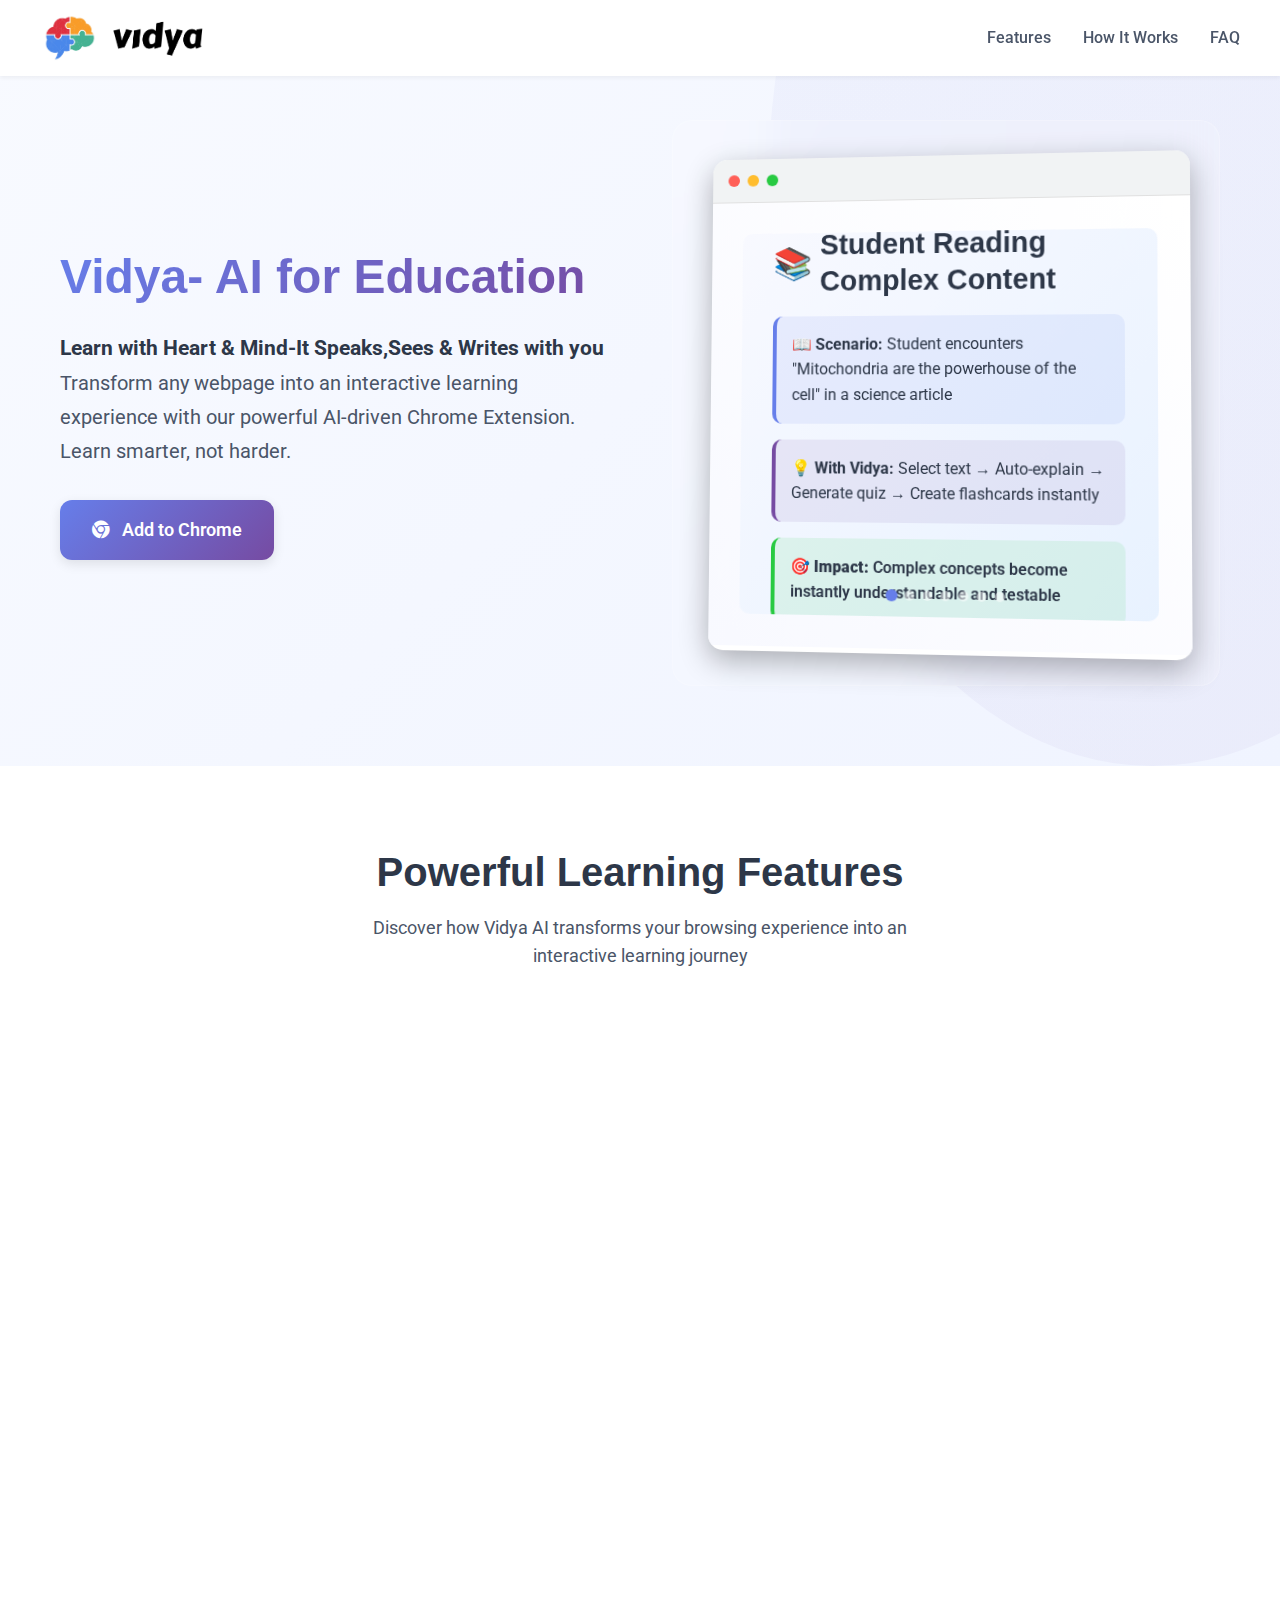
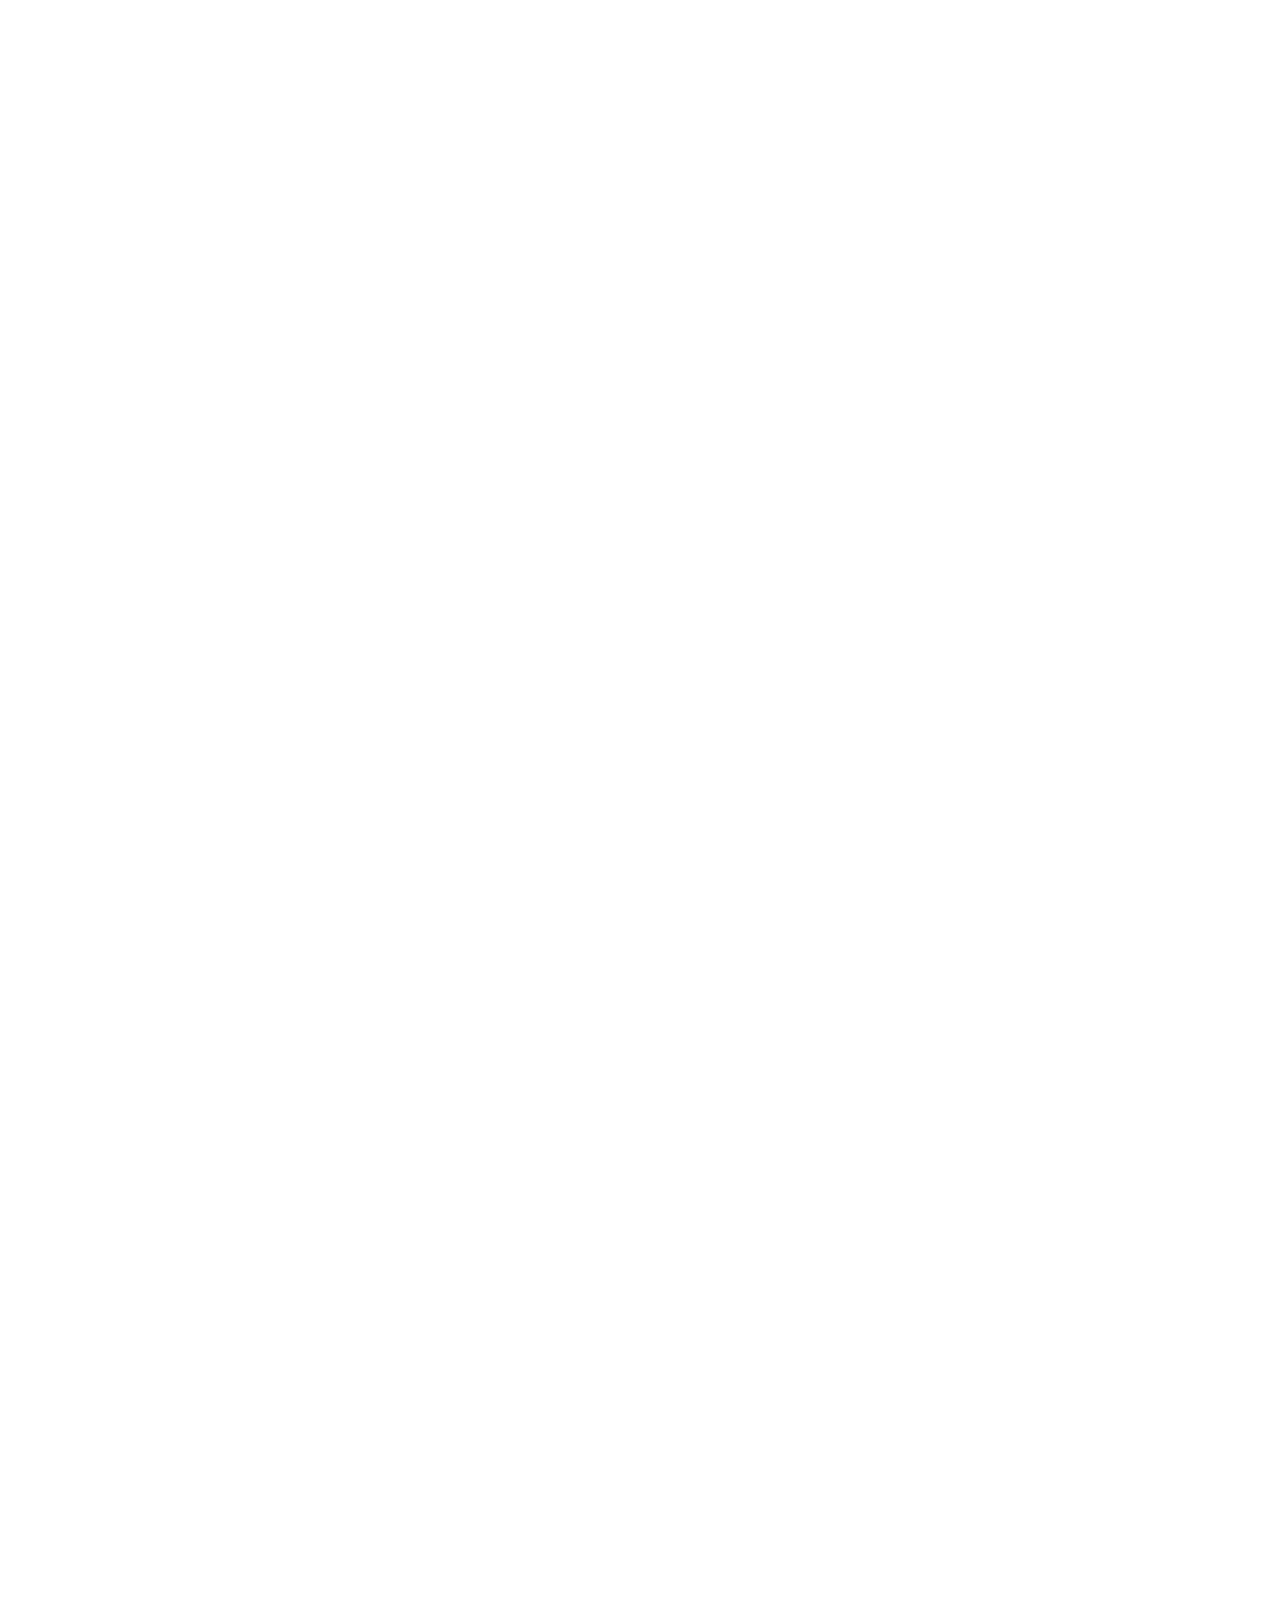
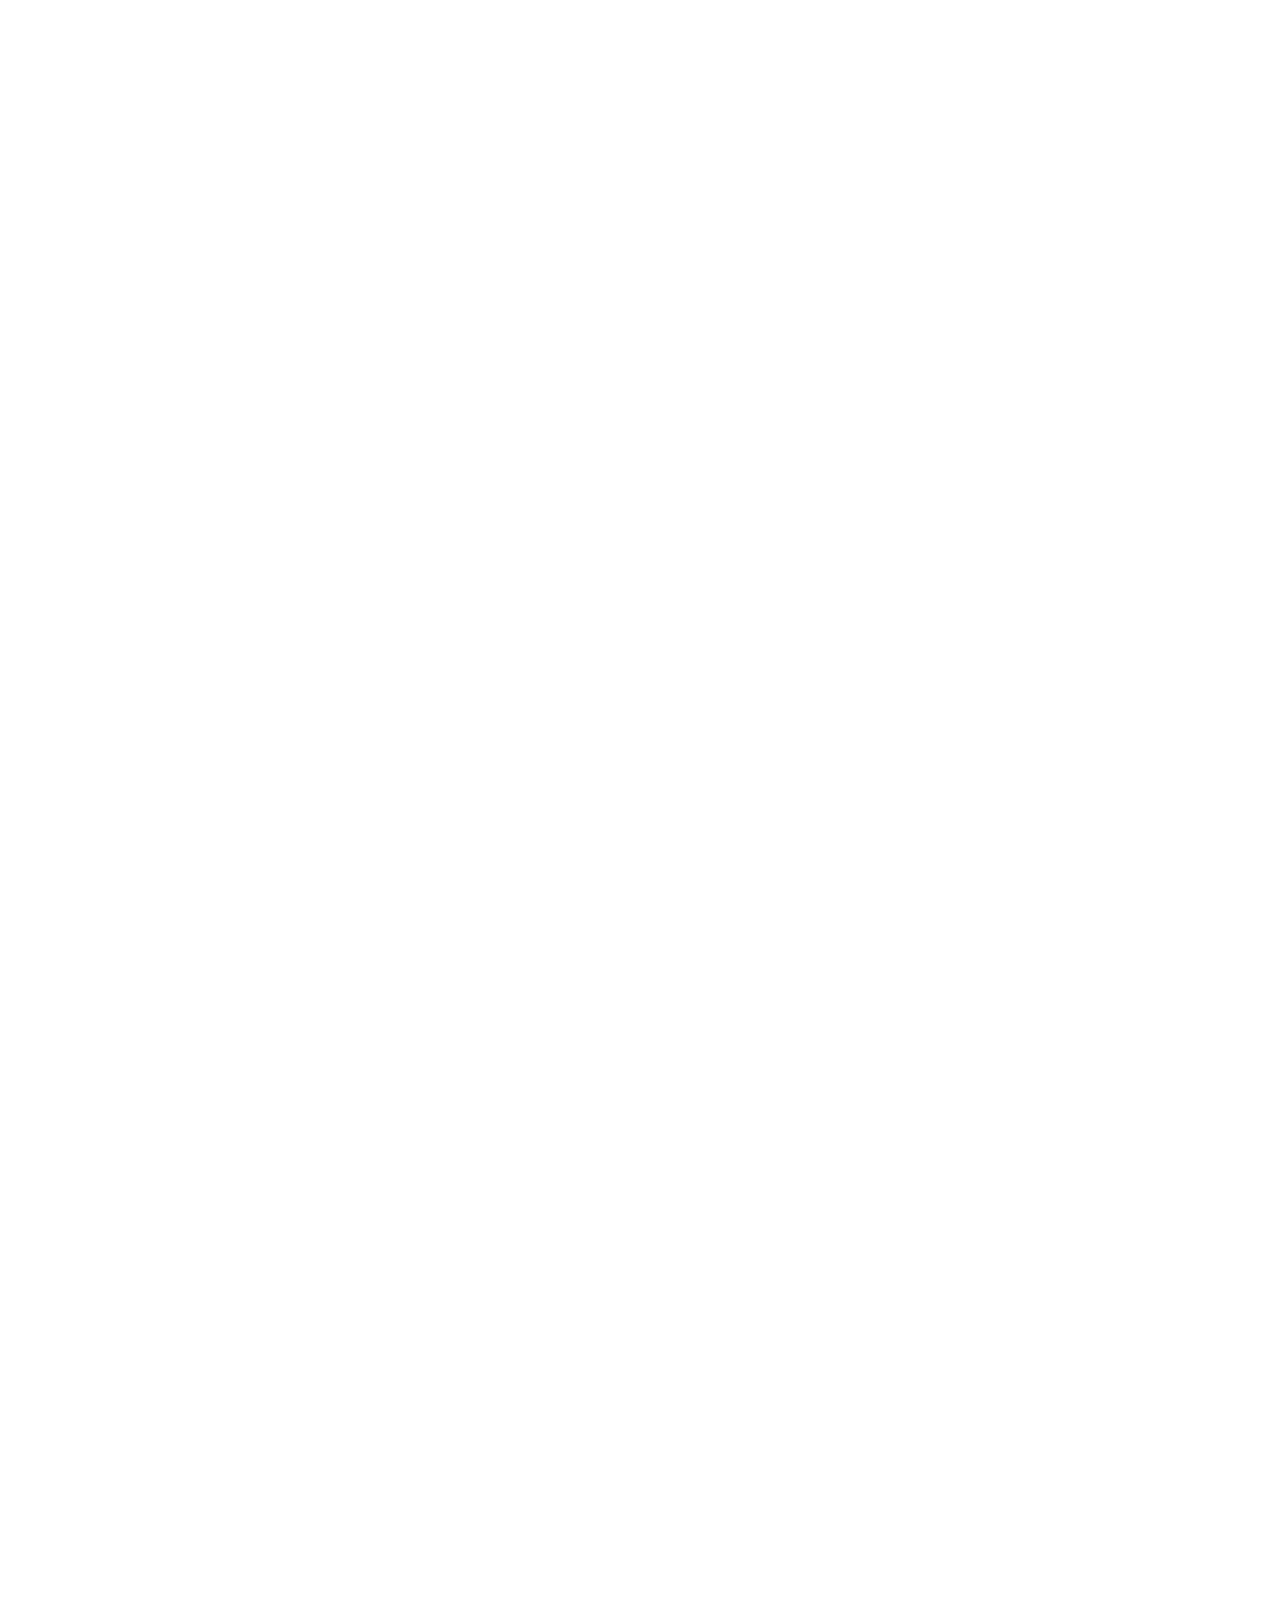
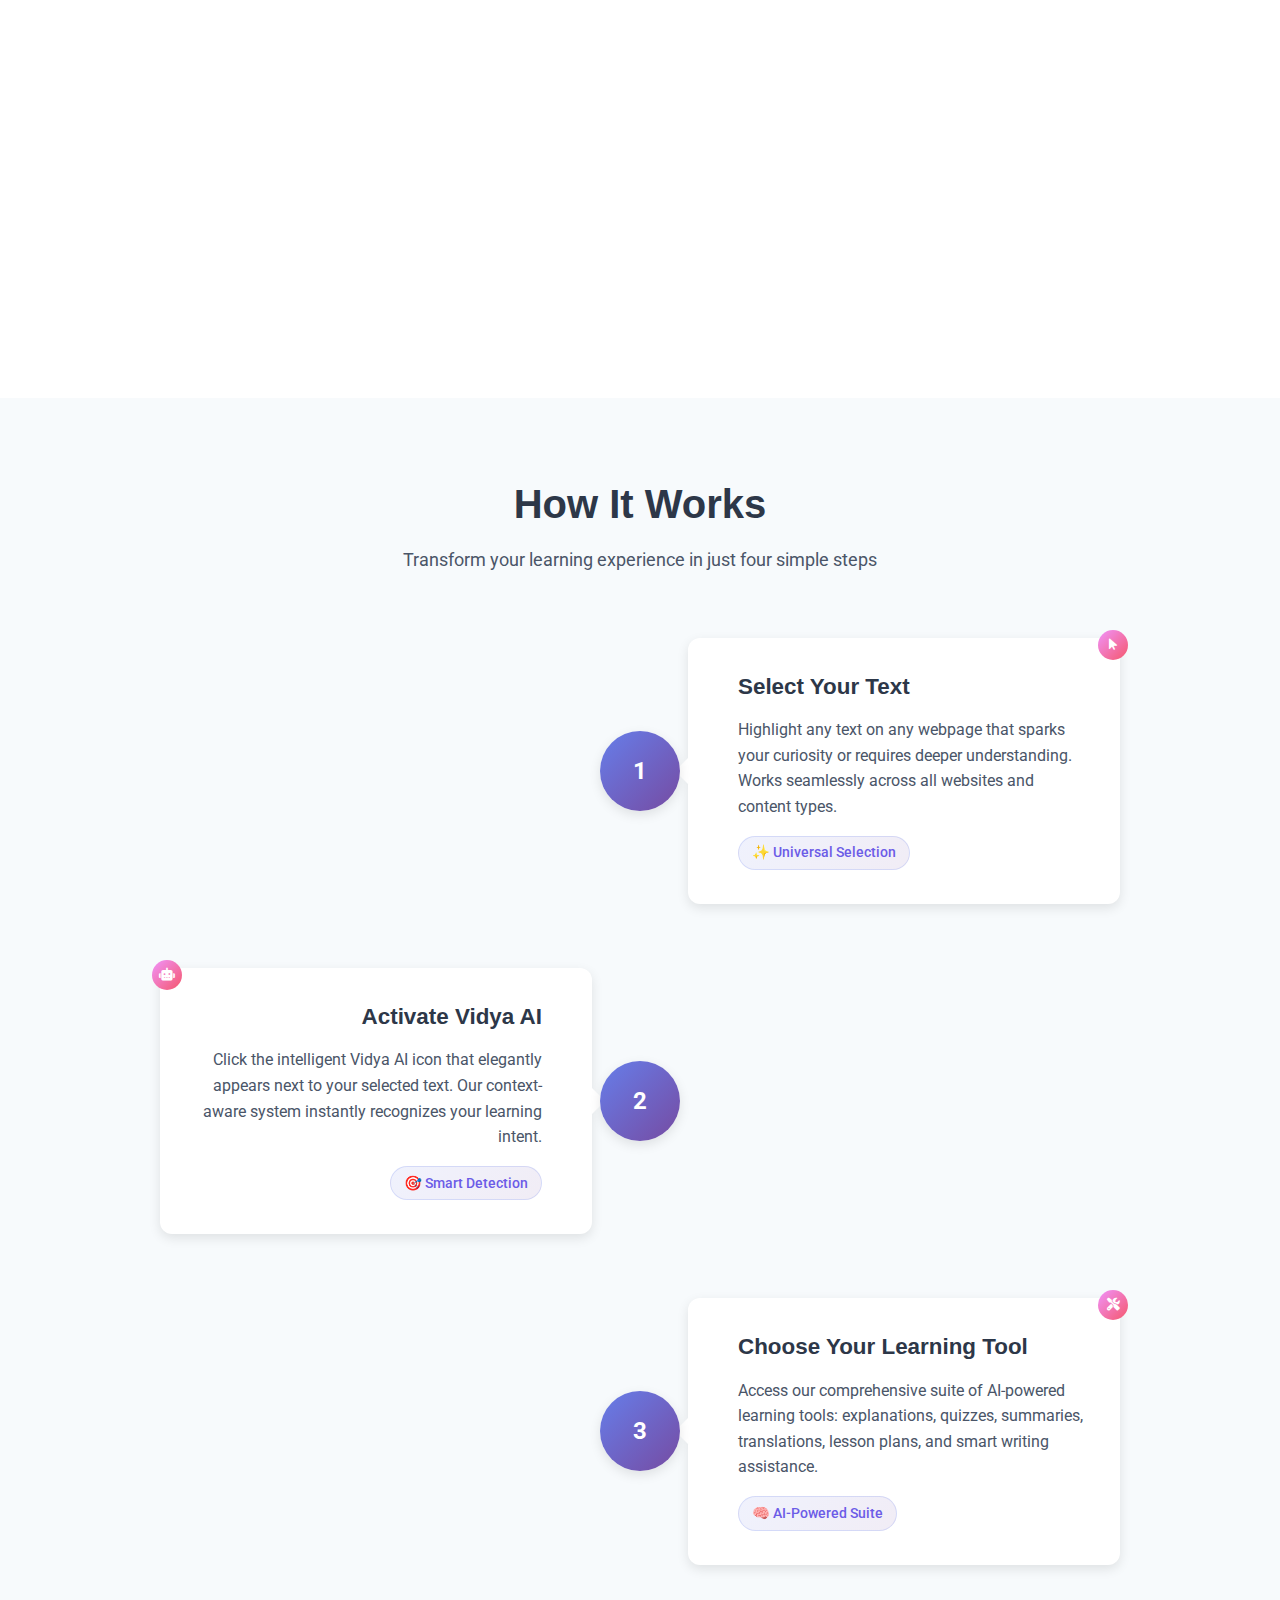
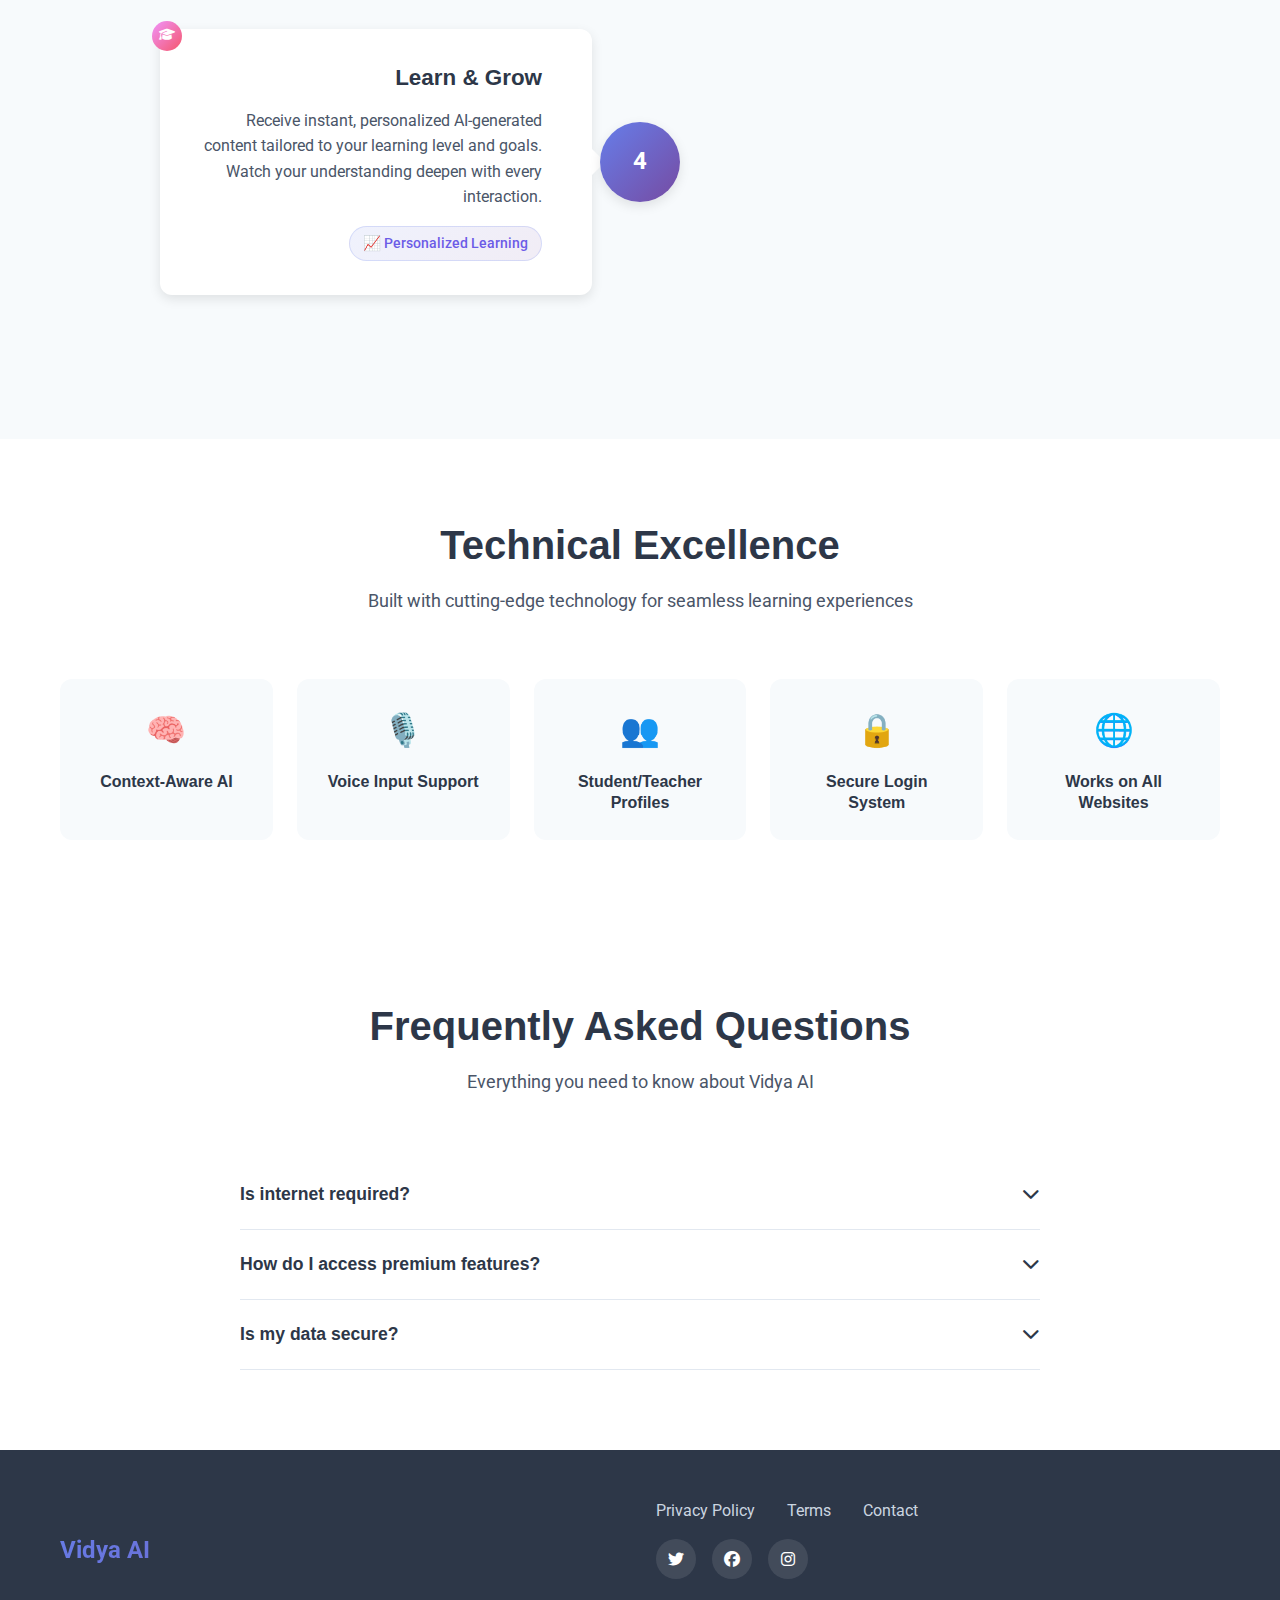
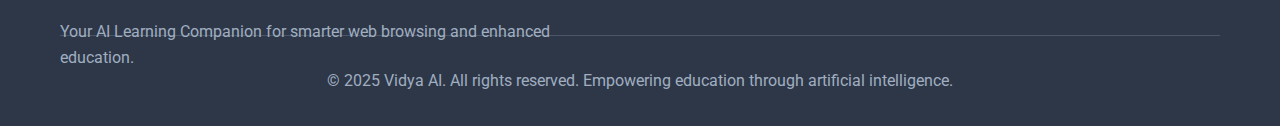
<file: Vidya/index.html>
<!DOCTYPE html>
<html lang="en">
<head>
    <meta charset="UTF-8">
    <meta name="viewport" content="width=device-width, initial-scale=1.0">
    <title>Vidya - Your AI Learning Companion</title>
    <link href="https://fonts.googleapis.com/css2?family=Google+Sans:wght@300;400;500;600;700&family=Roboto:wght@300;400;500;600&display=swap" rel="stylesheet">
    <link rel="stylesheet" href="https://cdnjs.cloudflare.com/ajax/libs/font-awesome/6.4.0/css/all.min.css">
    <link href="https://fonts.googleapis.com/css2?family=Google+Sans:wght@300;400;500;600;700&family=Roboto:wght@300;400;500;600&display=swap" rel="stylesheet">
    <link rel="stylesheet" href="https://cdnjs.cloudflare.com/ajax/libs/font-awesome/6.4.0/css/all.min.css">
    <link rel="icon" href="./icons/Vidya4b.png" type="image/png">
    <style>
        * {
            margin: 0;
            padding: 0;
            box-sizing: border-box;
        }

        :root {
            --primary-gradient: linear-gradient(135deg, #667eea 0%, #764ba2 100%);
            --secondary-gradient: linear-gradient(135deg, #f093fb 0%, #f5576c 100%);
            --accent-blue: #4285f4;
            --accent-purple: #6c5ce7;
            --text-primary: #2d3748;
            --text-secondary: #4a5568;
            --text-light: #718096;
            --bg-light: #f7fafc;
            --bg-white: #ffffff;
            --border-light: #e2e8f0;
            --shadow-sm: 0 2px 4px rgba(0,0,0,0.05);
            --shadow-md: 0 4px 12px rgba(0,0,0,0.1);
            --shadow-lg: 0 8px 32px rgba(0,0,0,0.12);
            --border-radius: 12px;
        }

        body {
            font-family: 'Roboto', sans-serif;
            line-height: 1.6;
            color: var(--text-primary);
            overflow-x: hidden;
        }

        h1, h2, h3, h4, h5, h6 {
            font-family: 'Google Sans', sans-serif;
            font-weight: 600;
            line-height: 1.3;
        }

        .container {
            max-width: 1200px;
            margin: 0 auto;
            padding: 0 20px;
        }

        /* Header */
        .header {
            background: var(--bg-white);
            box-shadow: var(--shadow-sm);
            position: fixed;
            top: 0;
            left: 0;
            right: 0;
            z-index: 1000;
            backdrop-filter: blur(10px);
        }

        .nav {
            display: flex;
            justify-content: space-between;
            align-items: center;
            padding: 1rem 0;
        }

        .logo {
            font-size: 1.5rem;
            font-weight: 700;
            background: var(--primary-gradient);
            -webkit-background-clip: text;
            -webkit-text-fill-color: transparent;
            background-clip: text;
        }

        .nav-links {
            display: flex;
            list-style: none;
            gap: 2rem;
        }

        .nav-links a {
            text-decoration: none;
            color: var(--text-secondary);
            font-weight: 500;
            transition: color 0.3s ease;
        }

        .nav-links a:hover {
            color: var(--accent-purple);
        }

        /* Hero Section */
        .hero {
            padding: 120px 0 80px;
            background: linear-gradient(135deg, #f8faff 0%, #f0f4ff 100%);
            position: relative;
            overflow: hidden;
        }

        .hero::before {
            content: '';
            position: absolute;
            top: -50%;
            right: -20%;
            width: 60%;
            height: 150%;
            background: var(--primary-gradient);
            opacity: 0.05;
            border-radius: 50%;
            animation: float 6s ease-in-out infinite;
        }

        @keyframes float {
            0%, 100% { transform: translateY(0px) rotate(0deg); }
            50% { transform: translateY(-20px) rotate(5deg); }
        }

        .hero-content {
            display: grid;
            grid-template-columns: 1fr 1fr;
            gap: 4rem;
            align-items: center;
        }

        .hero-text h3 {
            font-size: 3rem;
            font-weight: 700;
            margin-bottom: 1.5rem;
            background: var(--primary-gradient);
            -webkit-background-clip: text;
            -webkit-text-fill-color: transparent;
            background-clip: text;
        }

        .hero-text p {
            font-size: 1.25rem;
            color: var(--text-secondary);
            margin-bottom: 2rem;
            line-height: 1.7;
        }

        .cta-button {
            display: inline-flex;
            align-items: center;
            gap: 0.75rem;
            background: var(--primary-gradient);
            color: white;
            padding: 1rem 2rem;
            border: none;
            border-radius: var(--border-radius);
            font-size: 1.1rem;
            font-weight: 600;
            text-decoration: none;
            cursor: pointer;
            transition: all 0.3s ease;
            box-shadow: var(--shadow-md);
        }

        .cta-button:hover {
            transform: translateY(-2px);
            box-shadow: var(--shadow-lg);
        }

        .hero-mockup {
            position: relative;
            padding: 2rem;
        }

        .browser-mockup {
            background: var(--bg-white);
            border-radius: var(--border-radius);
            box-shadow: var(--shadow-lg);
            overflow: hidden;
            transform: perspective(1000px) rotateY(-5deg) rotateX(2deg);
            transition: transform 0.3s ease;
        }

        .browser-mockup:hover {
            transform: perspective(1000px) rotateY(0deg) rotateX(0deg);
        }

        .browser-header {
            background: #f1f3f4;
            padding: 0.75rem 1rem;
            border-bottom: 1px solid var(--border-light);
            display: flex;
            align-items: center;
            gap: 0.5rem;
        }

        .browser-dots {
            display: flex;
            gap: 0.25rem;
        }

        .dot {
            width: 12px;
            height: 12px;
            border-radius: 50%;
        }

        .dot.red { background: #ff5f56; }
        .dot.yellow { background: #ffbd2e; }
        .dot.green { background: #27ca3f; }

        .browser-content {
            padding: 2rem;
            height: 300px;
            background: linear-gradient(45deg, #f8f9ff 0%, #fff 100%);
            position: relative;
        }

        .extension-sidebar {
            position: absolute;
            right: 1rem;
            top: 1rem;
            width: 200px;
            background: var(--bg-white);
            border-radius: var(--border-radius);
            padding: 1rem;
            box-shadow: var(--shadow-md);
            border: 2px solid var(--accent-purple);
        }

        /* Features Section */
        .features {
            padding: 80px 0;
            background: var(--bg-white);
        }

        .section-header {
            text-align: center;
            margin-bottom: 4rem;
        }

        .section-header h2 {
            font-size: 2.5rem;
            margin-bottom: 1rem;
            color: var(--text-primary);
        }

        .section-header p {
            font-size: 1.1rem;
            color: var(--text-secondary);
            max-width: 600px;
            margin: 0 auto;
        }

        .features-grid {
            display: grid;
            grid-template-columns: repeat(auto-fit, minmax(350px, 1fr));
            gap: 2rem;
        }

        .feature-card {
            background: var(--bg-white);
            padding: 2rem;
            border-radius: var(--border-radius);
            box-shadow: var(--shadow-sm);
            border: 1px solid var(--border-light);
            transition: all 0.3s ease;
            position: relative;
            overflow: hidden;
        }

        .feature-card::before {
            content: '';
            position: absolute;
            top: 0;
            left: 0;
            width: 100%;
            height: 4px;
            background: var(--primary-gradient);
            transform: translateX(-100%);
            transition: transform 0.3s ease;
        }

        .feature-card:hover {
            transform: translateY(-4px);
            box-shadow: var(--shadow-lg);
        }

        .feature-card:hover::before {
            transform: translateX(0);
        }

        .feature-icon {
            width: 60px;
            height: 60px;
            background: var(--primary-gradient);
            border-radius: 50%;
            display: flex;
            align-items: center;
            justify-content: center;
            margin-bottom: 1.5rem;
            color: white;
            font-size: 1.5rem;
        }

        .feature-card h3 {
            font-size: 1.25rem;
            margin-bottom: 1rem;
            color: var(--text-primary);
        }

        .feature-card p {
            color: var(--text-secondary);
            line-height: 1.6;
        }

        /* How It Works - Timeline */
        .how-it-works {
            padding: 80px 0;
            background: var(--bg-light);
            position: relative;
        }

        .timeline-container {
            position: relative;
            max-width: 1000px;
            margin: 3rem auto 0;
            padding: 0 20px;
        }

        .timeline-line {
            position: absolute;
            left: 50%;
            top: 0;
            bottom: 0;
            width: 4px;
            background: linear-gradient(to bottom, var(--primary-gradient));
            transform: translateX(-50%);
            border-radius: 2px;
        }

        .timeline-item {
            position: relative;
            margin-bottom: 4rem;
            display: flex;
            align-items: center;
        }

        .timeline-item:nth-child(odd) .timeline-content {
            margin-right: auto;
            margin-left: 0;
            padding-right: 3rem;
            text-align: right;
        }

        .timeline-item:nth-child(even) .timeline-content {
            margin-left: auto;
            margin-right: 0;
            padding-left: 3rem;
            text-align: left;
        }

        .timeline-content {
            background: var(--bg-white);
            padding: 2rem;
            border-radius: var(--border-radius);
            box-shadow: var(--shadow-md);
            width: 45%;
            position: relative;
            transition: all 0.3s ease;
            border: 2px solid transparent;
        }

        .timeline-content:hover {
            transform: translateY(-5px);
            box-shadow: var(--shadow-lg);
            border-color: var(--accent-purple);
        }

        .timeline-content::before {
            content: '';
            position: absolute;
            top: 50%;
            width: 0;
            height: 0;
            border: 15px solid transparent;
            transform: translateY(-50%);
        }

        .timeline-item:nth-child(odd) .timeline-content::before {
            right: -30px;
            border-left-color: var(--bg-white);
        }

        .timeline-item:nth-child(even) .timeline-content::before {
            left: -30px;
            border-right-color: var(--bg-white);
        }

        .timeline-step-number {
            position: absolute;
            left: 50%;
            top: 50%;
            transform: translate(-50%, -50%);
            width: 80px;
            height: 80px;
            background: var(--primary-gradient);
            border-radius: 50%;
            display: flex;
            align-items: center;
            justify-content: center;
            color: white;
            font-size: 1.5rem;
            font-weight: 700;
            box-shadow: var(--shadow-md);
            z-index: 10;
            transition: all 0.3s ease;
        }

        .timeline-step-number:hover {
            transform: translate(-50%, -50%) scale(1.1);
            box-shadow: var(--shadow-lg);
        }

        .timeline-icon {
            position: absolute;
            top: -10px;
            right: -10px;
            width: 30px;
            height: 30px;
            background: var(--secondary-gradient);
            border-radius: 50%;
            display: flex;
            align-items: center;
            justify-content: center;
            color: white;
            font-size: 0.8rem;
        }

        .timeline-item:nth-child(odd) .timeline-icon {
            right: auto;
            left: -10px;
        }

        .timeline-content h3 {
            font-size: 1.4rem;
            margin-bottom: 1rem;
            color: var(--text-primary);
            font-weight: 600;
        }

        .timeline-content p {
            color: var(--text-secondary);
            line-height: 1.6;
            margin-bottom: 1rem;
        }

        .timeline-highlight {
            display: inline-block;
            background: linear-gradient(135deg, rgba(102, 126, 234, 0.1), rgba(118, 75, 162, 0.1));
            padding: 0.3rem 0.8rem;
            border-radius: 20px;
            color: var(--accent-purple);
            font-size: 0.9rem;
            font-weight: 500;
            border: 1px solid rgba(102, 126, 234, 0.2);
        }

        /* Technical Highlights */
        .tech-highlights {
            padding: 80px 0;
            background: var(--bg-white);
        }

        .highlights-grid {
            display: grid;
            grid-template-columns: repeat(auto-fit, minmax(200px, 1fr));
            gap: 1.5rem;
            margin-top: 3rem;
        }

        .highlight-item {
            background: var(--bg-light);
            padding: 1.5rem;
            border-radius: var(--border-radius);
            text-align: center;
            transition: all 0.3s ease;
            border: 2px solid transparent;
        }

        .highlight-item:hover {
            background: var(--bg-white);
            border-color: var(--accent-purple);
            transform: translateY(-2px);
            box-shadow: var(--shadow-md);
        }

        .highlight-item .emoji {
            font-size: 2rem;
            margin-bottom: 1rem;
            display: block;
        }

        /* Testimonials */
        .testimonials {
            padding: 80px 0;
            background: var(--bg-light);
        }

        .testimonials-grid {
            display: grid;
            grid-template-columns: repeat(auto-fit, minmax(400px, 1fr));
            gap: 2rem;
            margin-top: 3rem;
        }

        .testimonial {
            background: var(--bg-white);
            padding: 2rem;
            border-radius: var(--border-radius);
            box-shadow: var(--shadow-sm);
            position: relative;
        }

        .testimonial::before {
            content: '"';
            position: absolute;
            top: -10px;
            left: 20px;
            font-size: 4rem;
            color: var(--accent-purple);
            opacity: 0.3;
        }

        .testimonial-text {
            font-size: 1.1rem;
            color: var(--text-secondary);
            margin-bottom: 1rem;
            font-style: italic;
        }

        .testimonial-author {
            font-weight: 600;
            color: var(--text-primary);
        }

        /* FAQ */
        .faq {
            padding: 80px 0;
            background: var(--bg-white);
        }

        .faq-accordion {
            max-width: 800px;
            margin: 3rem auto 0;
        }

        .faq-item {
            border-bottom: 1px solid var(--border-light);
        }

        .faq-question {
            width: 100%;
            padding: 1.5rem 0;
            background: none;
            border: none;
            text-align: left;
            font-size: 1.1rem;
            font-weight: 600;
            color: var(--text-primary);
            cursor: pointer;
            display: flex;
            justify-content: space-between;
            align-items: center;
            transition: color 0.3s ease;
        }

        .faq-question:hover {
            color: var(--accent-purple);
        }

        .faq-answer {
            max-height: 0;
            overflow: hidden;
            transition: max-height 0.3s ease;
            color: var(--text-secondary);
        }

        .faq-answer.active {
            max-height: 200px;
            padding-bottom: 1.5rem;
        }

        /* Footer */
        .footer {
            background: var(--text-primary);
            color: white;
            padding: 3rem 0 2rem;
        }

        .footer-content {
            display: grid;
            grid-template-columns: repeat(auto-fit, minmax(250px, 1fr));
            gap: 2rem;
            margin-bottom: 2rem;
        }

        .footer-links {
            display: flex;
            gap: 2rem;
            flex-wrap: wrap;
        }

        .footer-links a {
            color: #cbd5e0;
            text-decoration: none;
            transition: color 0.3s ease;
        }

        .footer-links a:hover {
            color: white;
        }

        .social-icons {
            display: flex;
            gap: 1rem;
        }

        .social-icon {
            width: 40px;
            height: 40px;
            background: rgba(255,255,255,0.1);
            border-radius: 50%;
            display: flex;
            align-items: center;
            justify-content: center;
            color: white;
            text-decoration: none;
            transition: all 0.3s ease;
        }

        .social-icon:hover {
            background: var(--accent-purple);
            transform: translateY(-2px);
        }

        .footer-bottom {
            text-align: center;
            padding-top: 2rem;
            border-top: 1px solid #4a5568;
            color: #a0aec0;
        }



        /* Features Alternating Layout CSS */
.features-alternating {
    display: flex;
    flex-direction: column;
    gap: 4rem;
    margin-top: 3rem;
}

.feature-row {
    display: grid;
    grid-template-columns: 1fr 1fr;
    gap: 3rem;
    
    padding: 2rem 0;
    grid-template-areas: "image content"; /* Default layout */
    align-items: flex-start;
}
.feature-row.reverse {
    grid-template-areas: "content image"; /* Reversed layout */
}


.feature-row.reverse > * {
    direction: ltr;
}
.feature-image {
    position: relative;
    overflow: hidden;
    display: flex; /* Added to center images */
    justify-content: center; /* Center images horizontally */
}


.feature-img {
    max-width: 100%; /* Ensure image doesn't overflow container */
    height: auto; /* Maintain aspect ratio */
    border-radius: 10px;
    box-shadow: var(--shadow-lg);
    transition: all 0.3s ease;
    border: 2px solid var(--border-light);
}

.feature-img:hover {
    transform: scale(1.02);
    box-shadow: 0 12px 40px rgba(0,0,0,0.15);
}
.feature-content {
    grid-area: content;
    padding: 1rem;
    padding-top: 0;
    padding-bottom: 2rem;
}

.feature-content .feature-icon {
    width: 60px;
    height: 60px;
    background: var(--primary-gradient);
    border-radius: 50%;
    display: flex;
    align-items: center;
    justify-content: center;
    margin-bottom: 1.5rem;
    color: white;
    font-size: 1.5rem;
    box-shadow: var(--shadow-md);
    transition: all 0.3s ease;
}

.feature-content .feature-icon:hover {
    transform: translateY(-2px);
    box-shadow: var(--shadow-lg);
}

.feature-content h3 {
    font-size: 1.5rem;
    margin-bottom: 1rem;
    color: var(--text-primary);
    font-weight: 600;
}

.feature-content p {
    color: var(--text-secondary);
    line-height: 1.7;
    font-size: 1.1rem;
}

/* Mobile Responsive */
@media (max-width: 768px) {
    .feature-row {
        grid-template-columns: 1fr;
        gap: 2rem;
        text-align: center;
    }
    
    .feature-row.reverse {
        direction: ltr;
    }
    
    .feature-img {
        height: 250px;
    }
    
    .features-alternating {
        gap: 3rem;
    }
}

@media (max-width: 480px) {
    .feature-img {
        height: 200px;
    }
    
    .feature-content h3 {
        font-size: 1.3rem;
    }
    
    .feature-content p {
        font-size: 1rem;
    }
}

        /* Mobile Timeline */
        @media (max-width: 768px) {
            .timeline-line {
                left: 30px;
            }

            .timeline-item {
                margin-bottom: 3rem;
            }

            .timeline-content {
                width: calc(100% - 80px);
                margin-left: 80px !important;
                margin-right: 0 !important;
                text-align: left !important;
                padding-left: 1.5rem !important;
                padding-right: 1.5rem !important;
            }

            .timeline-content::before {
                left: -15px !important;
                right: auto !important;
                border-right-color: var(--bg-white) !important;
                border-left-color: transparent !important;
            }

            .timeline-step-number {
                left: 30px;
                width: 60px;
                height: 60px;
                font-size: 1.2rem;
            }

            .timeline-icon {
                display: none;
            }
        }

        /* Responsive Design */
        @media (max-width: 768px) {
            .hero-content {
                grid-template-columns: 1fr;
                text-align: center;
            }

            .hero-text h1 {
                font-size: 2.5rem;
            }

            .nav-links {
                display: none;
            }

            .features-grid {
                grid-template-columns: 1fr;
            }

            .testimonials-grid {
                grid-template-columns: 1fr;
            }

            .highlights-grid {
                grid-template-columns: repeat(2, 1fr);
            }
        }

        @media (max-width: 480px) {
            .container {
                padding: 0 15px;
            }

            .hero-text h1 {
                font-size: 2rem;
            }

            .section-header h2 {
                font-size: 2rem;
            }

            .highlights-grid {
                grid-template-columns: 1fr;
            }
        }
         
        /* Animation CSS */
        .feature-row {
            opacity: 0;
            transform: translateY(50px);
            transition: opacity 1s ease, transform 1s ease;
        }
        
        .feature-row.animate-in {
            opacity: 1;
            transform: translateY(0);
        }
        
        /* For non-reverse rows: image slides from left, content from right */
        .feature-row:not(.reverse) .feature-image {
            transform: translateX(-100px);
            opacity: 0;
            transition: transform 1s ease, opacity 1s ease;
        }
        
        .feature-row:not(.reverse) .feature-content {
            transform: translateX(100px);
            opacity: 0;
            transition: transform 1s ease, opacity 1s ease;
        }
        
        /* For reverse rows: image slides from right, content from left */
        .feature-row.reverse .feature-image {
            transform: translateX(100px);
            opacity: 0;
            transition: transform 1s ease, opacity 1s ease;
        }
        
        .feature-row.reverse .feature-content {
            transform: translateX(-100px);
            opacity: 0;
            transition: transform 1s ease, opacity 1s ease;
        }
        
        .feature-row.animate-in .feature-image,
        .feature-row.animate-in .feature-content {
            transform: translateX(0);
            opacity: 1;
        }
        
        /* Delay animations for a staggered effect */
        .feature-row.animate-in .feature-image {
            transition-delay: 0.3s;
        }
        
        .feature-row.animate-in .feature-content {
            transition-delay: 0.5s;
        }
        /* Modal Styles */
.modal {
    display: none;
    position: fixed;
    z-index: 10000;
    left: 0;
    top: 0;
    width: 100%;
    height: 100%;
    overflow: auto;
    background-color: rgba(0,0,0,0.5);
}

.modal-content {
    background-color: var(--bg-white);
    margin: 5% auto;
    padding: 2rem;
    border-radius: var(--border-radius);
    box-shadow: var(--shadow-lg);
    max-width: 700px;
    width: 80%;
    position: relative;
    animation: modalFadeIn 0.3s ease;
}

@keyframes modalFadeIn {
    from {opacity: 0; transform: translateY(-50px);}
    to {opacity: 1; transform: translateY(0);}
}

.modal-header {
    display: flex;
    justify-content: space-between;
    align-items: center;
    margin-bottom: 1.5rem;
    padding-bottom: 1rem;
    border-bottom: 1px solid var(--border-light);
}

.modal-header h2 {
    font-size: 1.8rem;
    background: var(--primary-gradient);
    -webkit-background-clip: text;
    -webkit-text-fill-color: transparent;
    background-clip: text;
}

.close {
    color: var(--text-light);
    font-size: 2rem;
    font-weight: bold;
    cursor: pointer;
    transition: color 0.3s ease;
}

.close:hover {
    color: var(--accent-purple);
}

.modal-body {
    line-height: 1.7;
    color: var(--text-secondary);
}

.modal-body h3 {
    color: var(--text-primary);
    margin: 1.5rem 0 0.5rem;
    font-size: 1.3rem;
}

.modal-body ul, .modal-body ol {
    padding-left: 1.5rem;
    margin: 1rem 0;
}

.modal-body li {
    margin-bottom: 0.8rem;
    position: relative;
}

.modal-body li::before {
    content: "•";
    color: var(--accent-purple);
    font-weight: bold;
    position: absolute;
    left: -1.2rem;
}

.modal-highlight {
    background: linear-gradient(135deg, rgba(102, 126, 234, 0.1), rgba(118, 75, 162, 0.1));
    padding: 1.5rem;
    border-radius: var(--border-radius);
    margin: 1.5rem 0;
    border: 1px solid rgba(102, 126, 234, 0.2);
}

.modal-emoji {
    font-size: 2rem;
    margin-right: 0.5rem;
    vertical-align: middle;
}

.feature-row:not(.reverse) .feature-image,
.feature-row.reverse .feature-image {
    transform: none; /* Remove translation for animation */
    opacity: 1; /* Make visible by default */
}

.feature-row.animate-in .feature-image {
    transform: none; /* Remove translation animation */
}

/* Mobile Responsive Adjustments */
@media (max-width: 768px) {
    .feature-row {
        gap: 1.5rem; /* Reduce gap on mobile */
    }
    
    .feature-content {
        padding: 1rem 0;
    }
}
.slideshow-container {
            position: relative;
            width: 70%;
            height:500px;
            border-radius: 10px;
            overflow: hidden;
            box-shadow: var(--shadow-lg);
            border: 2px solid var(--border-light);
        }
        
        .slideshow {
            position: relative;
            width: 100%;
            height: 100%;
        }
        /* Add this to your CSS */
.slide {
    transition: all 0.8s cubic-bezier(0.165, 0.84, 0.44, 1) !important;
    will-change: transform, opacity;
}
        .slide {
            position: absolute;
            top: 0;
            left: 0;
            width: 100%;
            height: 100%;
            background-size: contain;
            background-position: center;
            background-repeat: no-repeat;
            background-color: #f8f9ff;
            opacity: 0;
            transition: opacity 1.5s ease-in-out, transform 1.5s ease-in-out;
            border-radius: 10px;
            transform: scale(0.98);
        }
        
        .slide.active {
            opacity: 1;
            transform: scale(1);
            z-index: 2;
        }
        
        /* Morph effect animation */
        @keyframes morph {
            0% { opacity: 0; transform: scale(0.95); }
            20% { opacity: 1; transform: scale(1); }
            80% { opacity: 1; transform: scale(1); }
            100% { opacity: 0; transform: scale(1.05); }
        }
        
        .slide.transitioning {
            animation: morph 10s ease-in-out infinite;
        }
        
        /* Mobile adjustments */
        @media (max-width: 768px) {
            .slideshow-container {
                height: 250px;
            }
        }
        
        @media (max-width: 480px) {
            .slideshow-container {
                height: 200px;
            }
        }


        .hero-mockup {
            position: relative;
            background: rgba(255, 255, 255, 0.1);
            backdrop-filter: blur(20px);
            border-radius: 20px;
            padding: 2rem;
           
            border: 1px solid rgba(255, 255, 255, 0.2);
        }

        .browser-mockup {
            background: white;
            border-radius: 15px;
            overflow: hidden;
            box-shadow: 0 10px 30px rgba(0,0,0,0.3);
            min-height: 500px;
        }

        .browser-header {
            background: #f1f3f4;
            padding: 1rem;
            border-bottom: 1px solid #e0e0e0;
            display: flex;
            align-items: center;
        }

        .browser-dots {
            display: flex;
            gap: 0.5rem;
        }

        .dot {
            width: 12px;
            height: 12px;
            border-radius: 50%;
        }

        .dot.red { background: #ff5f57; }
        .dot.yellow { background: #ffbd2e; }
        .dot.green { background: #28ca42; }

        .browser-content {
            display: flex;
            min-height: 450px;
        }

        .extension-sidebar {
            width: 280px;
            background: linear-gradient(180deg, #667eea 0%, #764ba2 100%);
            padding: 2rem 1.5rem;
            color: white;
            position: relative;
            overflow: hidden;
        }

        .extension-sidebar::before {
            content: '';
            position: absolute;
            top: 0;
            left: 0;
            right: 0;
            bottom: 0;
            background: url('data:image/svg+xml,<svg xmlns="http://www.w3.org/2000/svg" viewBox="0 0 100 100"><circle cx="50" cy="50" r="2" fill="rgba(255,255,255,0.1)"/></svg>') repeat;
            opacity: 0.3;
        }

        .sidebar-header {
            text-align: center;
            margin-bottom: 2rem;
            position: relative;
            z-index: 2;
        }

        .sidebar-header i {
            font-size: 2.5rem;
            margin-bottom: 1rem;
            display: block;
            animation: pulse 2s infinite;
        }

        .sidebar-header h3 {
            font-size: 1.3rem;
            font-weight: 600;
        }

        .features-list {
            list-style: none;
            position: relative;
            z-index: 2;
        }

        .features-list li {
            padding: 0.8rem 0;
            font-size: 0.95rem;
            display: flex;
            align-items: center;
            opacity: 0.9;
            transition: all 0.3s ease;
        }

        .features-list li:hover {
            opacity: 1;
            transform: translateX(5px);
        }

        .features-list li i {
            margin-right: 0.8rem;
            width: 20px;
        }

        .main-content {
            flex: 1;
            padding: 0;
            position: relative;
            overflow: hidden;
        }

        .slides-container {
            position: relative;
            height: 100%;
        }

        .slide {
            position: absolute;
            top: 0;
            left: 0;
            width: 100%;
            height: 100%;
            padding: 2rem;
            opacity: 0;
            transform: translateX(100%);
            transition: all 0.8s cubic-bezier(0.4, 0, 0.2, 1);
            background: linear-gradient(135deg, #f8f9ff 0%, #e8f2ff 100%);
            display: flex;
            flex-direction: column;
            justify-content: center;
        }

        .slide.active {
            opacity: 1;
            transform: translateX(0);
        }

        .slide.prev {
            transform: translateX(-100%);
        }

        .slide-content {
            max-width: 400px;
        }

        .slide h3 {
            font-size: 1.8rem;
            color: #2d3748;
            margin-bottom: 1rem;
            display: flex;
            align-items: center;
            gap: 0.5rem;
        }

        .slide h3 .emoji {
            font-size: 2rem;
        }

        .slide .use-case {
            background: rgba(102, 126, 234, 0.1);
            padding: 1rem;
            border-radius: 10px;
            margin-bottom: 1rem;
            border-left: 4px solid #667eea;
        }

        .slide .with-vidya {
            background: rgba(118, 75, 162, 0.1);
            padding: 1rem;
            border-radius: 10px;
            margin-bottom: 1rem;
            border-left: 4px solid #764ba2;
        }

        .slide .impact {
            background: rgba(40, 202, 66, 0.1);
            padding: 1rem;
            border-radius: 10px;
            border-left: 4px solid #28ca42;
            font-weight: 600;
        }

        .slide-indicators {
            position: absolute;
            bottom: 1rem;
            left: 50%;
            transform: translateX(-50%);
            display: flex;
            gap: 0.5rem;
            z-index: 10;
        }

        .indicator {
            width: 10px;
            height: 10px;
            border-radius: 50%;
            background: rgba(255, 255, 255, 0.5);
            cursor: pointer;
            transition: all 0.3s ease;
        }

        .indicator.active {
            background: #667eea;
            transform: scale(1.2);
        }

        .slide-counter {
            position: absolute;
            top: 1rem;
            right: 1rem;
            background: rgba(255, 255, 255, 0.9);
            padding: 0.5rem 1rem;
            border-radius: 20px;
            font-size: 0.9rem;
            color: #667eea;
            font-weight: 600;
        }

        @keyframes pulse {
            0%, 100% { transform: scale(1); }
            50% { transform: scale(1.05); }
        }

        @keyframes slideIn {
            from {
                opacity: 0;
                transform: translateY(30px);
            }
            to {
                opacity: 1;
                transform: translateY(0);
            }
        }

        .slide-content > * {
            animation: slideIn 0.6s ease forwards;
        }

        .slide-content > *:nth-child(2) { animation-delay: 0.1s; }
        .slide-content > *:nth-child(3) { animation-delay: 0.2s; }
        .slide-content > *:nth-child(4) { animation-delay: 0.3s; }

        @media (max-width: 768px) {
            .hero-header h1 {
                font-size: 2.5rem;
            }
            
            .browser-content {
                flex-direction: column;
            }
            
            .extension-sidebar {
                width: 100%;
                padding: 1.5rem;
            }
            
            .slide {
                padding: 1.5rem;
            }
            
            .slide h3 {
                font-size: 1.5rem;
            }
        }

        /* Add to your CSS */
/* Navbar height control */
.nav {
    min-height: 60px; /* Fixed minimum height */
    padding: 0.5rem 0; /* Reduced vertical padding */
    align-items: center; /* Ensure vertical centering */
}

/* Logo image styling */
.logo-img {
    height: 60px; /* Optimal size for navbar */
    width: auto; /* Maintain aspect ratio */
    margin-right: 10px;
    vertical-align: middle; /* Align properly with text */
}

/* Ensure logo container doesn't stretch */
.logo {
    display: flex;
    align-items: center;
    height: 100%;
}
/* Add to your existing CSS */
.slide {
    transition: all 0.8s cubic-bezier(0.165, 0.84, 0.44, 1) !important;
    will-change: transform, opacity;
}

.feature-row:not(.reverse) .feature-image,
.feature-row:not(.reverse) .feature-content,
.feature-row.reverse .feature-image,
.feature-row.reverse .feature-content {
    transition: transform 1s ease, opacity 1s ease !important;
}

/* Update slide counter selectors */
.slide-counter .current-slide,
.slide-counter .total-slides {
    display: inline-block;
}
    </style>
</head>
<body>
    <!-- Header -->
    <header class="header">
        <nav class="nav container">
            
            <div class="logo"><img src="./icons/Vidya4.png" class="logo-img"><img src="./icons/Vidya5.png" class="logo-img"></div>
            <ul class="nav-links">
                <li><a href="#features">Features</a></li>
                <li><a href="#how-it-works">How It Works</a></li>
                <!-- <li><a href="#testimonials">Testimonials</a></li> -->
                <li><a href="#faq">FAQ</a></li>
            </ul>
        </nav>
    </header>

    <!-- Hero Section -->
    <section class="hero">
        <div class="container">
            <div class="hero-content">
                <div class="hero-text">
                    <h3>Vidya- AI for Education</h3>
                  <span style="font-size:21px;">  <strong >Learn with Heart & Mind-It Speaks,Sees & Writes with you</strong></span>
                    <p>Transform any webpage into an interactive learning experience with our powerful AI-driven Chrome Extension. Learn smarter, not harder.</p>
                    <a href="#" class="cta-button">
                        <i class="fab fa-chrome"></i>
                        Add to Chrome
                    </a>
                </div>
                <div class="hero-mockup">
                    <div class="browser-mockup">
                        <div class="browser-header">
                            <div class="browser-dots">
                                <div class="dot red"></div>
                                <div class="dot yellow"></div>
                                <div class="dot green"></div>
                            </div>
                        </div>
                        <div class="browser-content">
                      
                            
                            <div class="main-content">
                                <div class="slide-counter">
                                    <span class="current-slide">1</span> / <span class="total-slides">7</span>
                                </div>
                                
                                <div class="slides-container">
                                    <!-- Slide 1: Student Reading -->
                                    <div class="slide active">
                                        <div class="slide-content">
                                            <h3><span class="emoji">📚</span> Student Reading Complex Content</h3>
                                            <div class="use-case">
                                                <strong>📖 Scenario:</strong> Student encounters "Mitochondria are the powerhouse of the cell" in a science article
                                            </div>
                                            <div class="with-vidya">
                                                <strong>💡 With Vidya:</strong> Select text → Auto-explain → Generate quiz → Create flashcards instantly
                                            </div>
                                            <div class="impact">
                                                <strong>🎯 Impact:</strong> Complex concepts become instantly understandable and testable
                                            </div>
                                        </div>
                                    </div>
                                    
                                    <!-- Slide 2: Teacher Lesson Plan -->
                                    <div class="slide">
                                        <div class="slide-content">
                                            <h3><span class="emoji">👩‍🏫</span> Teacher Lesson Planning</h3>
                                            <div class="use-case">
                                                <strong>📋 Scenario:</strong> High school teacher preparing World War II lesson plan
                                            </div>
                                            <div class="with-vidya">
                                                <strong>💡 With Vidya:</strong> Input topic → Generate structured plan with objectives, activities & assessments
                                            </div>
                                            <div class="impact">
                                                <strong>🎯 Impact:</strong> Hours of prep work reduced to minutes with curriculum alignment
                                            </div>
                                        </div>
                                    </div>
                                    
                                    <!-- Slide 3: Professional Writing -->
                                    <div class="slide">
                                        <div class="slide-content">
                                            <h3><span class="emoji">💼</span> Professional Communication</h3>
                                            <div class="use-case">
                                                <strong>✉️ Scenario:</strong> Manager writing polite follow-up email to client
                                            </div>
                                            <div class="with-vidya">
                                                <strong>💡 With Vidya:</strong> Smart Writing Assistant creates tone-appropriate, grammatically perfect drafts
                                            </div>
                                            <div class="impact">
                                                <strong>🎯 Impact:</strong> Save time, reduce anxiety, ensure professionalism
                                            </div>
                                        </div>
                                    </div>
                                    
                                    <!-- Slide 4: Language Learning -->
                                    <div class="slide">
                                        <div class="slide-content">
                                            <h3><span class="emoji">🌍</span> Language Learning Support</h3>
                                            <div class="use-case">
                                                <strong>🇫🇷 Scenario:</strong> French student reading English startup blog
                                            </div>
                                            <div class="with-vidya">
                                                <strong>💡 With Vidya:</strong> Translate + explain idioms + pronunciation + vocabulary building
                                            </div>
                                            <div class="impact">
                                                <strong>🎯 Impact:</strong> Enhanced language learning in real context
                                            </div>
                                        </div>
                                    </div>
                                    
                                    <!-- Slide 5: Exam Planning -->
                                    <div class="slide">
                                        <div class="slide-content">
                                            <h3><span class="emoji">⏱️</span> Smart Study Planning</h3>
                                            <div class="use-case">
                                                <strong>📅 Scenario:</strong> Engineering student with 5 exams in 4 weeks
                                            </div>
                                            <div class="with-vidya">
                                                <strong>💡 With Vidya:</strong> Create personalized schedule with daily goals & spaced revision
                                            </div>
                                            <div class="impact">
                                                <strong>🎯 Impact:</strong> Reduced overwhelm with structured, adaptive planning
                                            </div>
                                        </div>
                                    </div>
                                    
                                    <!-- Slide 6: Voice Assistant -->
                                    <div class="slide">
                                        <div class="slide-content">
                                            <h3><span class="emoji">🎤</span> Inclusive Voice Support</h3>
                                            <div class="use-case">
                                                <strong>♿ Scenario:</strong> Visually impaired student or multitasking professional
                                            </div>
                                            <div class="with-vidya">
                                                <strong>💡 With Vidya:</strong> Voice input questions → Spoken answers → Real-time conversation
                                            </div>
                                            <div class="impact">
                                                <strong>🎯 Impact:</strong> Hands-free, inclusive, human-like learning support
                                            </div>
                                        </div>
                                    </div>
                                    
                                    <!-- Slide 7: Quick Assessment -->
                                    <div class="slide">
                                        <div class="slide-content">
                                            <h3><span class="emoji">📋</span> Instant Assessment Creation</h3>
                                            <div class="use-case">
                                                <strong>⏰ Scenario:</strong> Teacher needs quiz for tomorrow's class
                                            </div>
                                            <div class="with-vidya">
                                                <strong>💡 With Vidya:</strong> Paste notes → Generate quiz with explanations → Export as PDF/CSV
                                            </div>
                                            <div class="impact">
                                                <strong>🎯 Impact:</strong> 5-minute assessment creation with high accuracy
                                            </div>
                                        </div>
                                    </div>
                                </div>
                                
                                <div class="slide-indicators">
                                    <div class="indicator active" data-slide="0"></div>
                                    <div class="indicator" data-slide="1"></div>
                                    <div class="indicator" data-slide="2"></div>
                                    <div class="indicator" data-slide="3"></div>
                                    <div class="indicator" data-slide="4"></div>
                                    <div class="indicator" data-slide="5"></div>
                                    <div class="indicator" data-slide="6"></div>
                                </div>
                            </div>
                        </div>
                    </div>
                </div>
            </div>
        </div>
    </section>

   <!-- Features Section with Alternating Layout -->
<section class="features" id="features">
    <div class="container">
        <div class="section-header">
            <h2>Powerful Learning Features</h2>
            <p>Discover how Vidya AI transforms your browsing experience into an interactive learning journey</p>
        </div>
        
        <!-- Features with alternating layout -->
        <div class="features-alternating">
            
            <!-- Feature 1: Image Left, Text Right -->
            <div class="feature-row">
                <div class="feature-image">
                    <img src="./icons/Webpage_select-text.png" alt="Contextual Support Assistant - AI-powered text explanations" class="feature-img">
                </div>
                <div class="feature-content">
                    <div class="feature-icon">
                        <i class="fas fa-headset"></i>
                    </div>
                    <h3>Contextual Support Assistant</h3>
                    <p>Get instant explanations for any webpage content. Simply select text and receive AI-powered clarifications tailored to your learning level.By simply selecting any text on a webpage, users receive instant, AI-powered explanations tailored to their comprehension level. This feature is particularly valuable for students researching complex topics, professionals deciphering technical documents, or non-native speakers encountering unfamiliar terminology. </p>
                </div>
            </div>

            <!-- Feature 2: Text Left, Image Right -->
            <div class="feature-row reverse">
                <div class="feature-content">
                    <div class="feature-icon">
                        <i class="fas fa-pen"></i>
                    </div>
                    <h3>Smart Writing Tools</h3>
                    <p>Generate essays, emails, and letters with AI assistance. Our intelligent writing companion helps you craft professional content effortlessly.It  empower users to create polished, professional content with ease. Whether drafting an essay, composing a business email, or writing a formal letter, the AI analyzes the context and generates well-structured drafts. Students can input a thesis statement and receive a complete essay outline with relevant arguments. Professionals can describe the purpose of an email ("request a meeting with a client") and get a courteous, formatted draft. The tool also offers style suggestions—like making language more concise or formal—and provides grammar corrections. For non-native English speakers, it helps craft natural-sounding phrases, significantly reducing the time and stress associated with writing in a second language.</p>
                </div>
                <div class="feature-image">
                    <img src="./icons/Writing_ass.png" alt="Smart Writing Tools - AI essay and content generation" class="feature-img">
                </div>
            </div>

            <!-- Feature 3: Image Left, Text Right -->
            <div class="feature-row">
                <div class="feature-image">
                    <img src="./icons/lesson-plan.png" alt="Lesson Plan Generator - Create structured educational content" class="feature-img">
                </div>
                <div class="feature-content">
                    <div class="feature-icon">
                        <i class="fas fa-calendar"></i>
                    </div>
                    <h3>Lesson Plan Generator</h3>
                    <p>Create structured lesson plans in seconds with our teacher-focused feature. Transform any topic into comprehensive educational content.Designed for educators, the Lesson Plan Generator transforms curriculum requirements into engaging, structured lesson plans in seconds. Teachers can input a topic (e.g., "photosynthesis for 8th grade"), and the AI generates objectives, activities, assessments, and time allocations. It aligns with educational standards and suggests multimedia resources like videos or interactive quizzes. For instance, a history teacher preparing a unit on the Civil War might receive a plan dividing the topic into subtopics (causes, key battles, outcomes), with group discussion prompts and primary source analysis activities. This feature saves hours of planning time while ensuring pedagogical rigor, allowing teachers to focus on classroom engagement.</p>
                </div>
            </div>

            <!-- Feature 4: Text Left, Image Right -->
            <div class="feature-row reverse">
                <div class="feature-content">
                    <div class="feature-icon">
                        <i class="fas fa-book"></i>
                    </div>
                    <h3>Study Plan Creator</h3>
                    <p>Build personalized study schedules tailored to your learning goals. Our AI analyzes your progress and optimizes your study routine.This feature helps learners optimize their study routines by creating personalized schedules based on goals, deadlines, and subject difficulty. A student preparing for finals can input their exam dates, subjects, and current proficiency levels, and the AI allocates study time efficiently—prioritizing weaker areas and spacing revisions for better retention. For example, an engineering student might get a 4-week plan balancing calculus problem-solving sessions with shorter, daily vocabulary reviews for a technical communication course. The tool adapts dynamically; if a user struggles with a topic during a session, it automatically adjusts future time allocations and suggests additional practice resources.</p>
                </div>
                <div class="feature-image">
                    <img src="./icons/study-plan.png" alt="Study Plan Creator - Personalized learning schedules" class="feature-img">
                </div>
            </div>

          <!-- Feature 5: Quiz Generator with Automatic Slideshow -->
    <div class="feature-row">
        <div class="feature-image">
            <div class="feature-image">
                <img src="./icons/quiz-gen.png" alt="Lesson Plan Generator - Create structured educational content" class="feature-img">
            </div>
            <div class="slideshow-container" style="display:none!important;">
                <div class="slideshow">
                    <div class="slide active" id="slide1"></div>
                    <div class="slide" id="slide2"></div>
                    <div class="slide" id="slide3"></div>
                </div>
            </div>
        </div>
        <div class="feature-content">
            <div class="feature-icon">
                <i class="fas fa-question-circle"></i>
            </div>
                    <h3>Quiz Generator</h3>
                    <p>Turn any content into interactive quizzes instantly. Test your knowledge and reinforce learning with automatically generated questions.It turns any text or topic into interactive assessments, reinforcing learning through active recall. Users can upload lecture notes or paste an article, and the AI creates multiple-choice, true/false, and short-answer questions. A biology student revising cell biology might receive questions like, "Which organelle is responsible for protein synthesis?" with distractors targeting common misconceptions. Teachers can generate quizzes for pre-tests or homework, complete with explanations for each answer. The tool also supports gamification—creating flashcards or jeopardy-style questions—to make review sessions more engaging for learners of all ages.</p>
                </div>
            </div>

            <!-- Feature 6: Text Left, Image Right -->
            <div class="feature-row reverse">
                <div class="feature-content">
                    <div class="feature-icon">
                        <i class="fas fa-language"></i>
                    </div>
                    <h3>Text Translator</h3>
                    <p>Real-time translation with automatic language detection.  Language learners can toggle between translated and original text to compare structures, while researchers can quickly digest non-native publications. For instance, a French student reading an English blog might see translations with footnotes explaining puns or slang. The tool also pronounces translated text aloud, aiding pronunciation practice, and creates vocabulary lists from translated content for later review.

                    </p>
                </div>
                <div class="feature-image">
                    <img src="./icons/text-trans.png" alt="Text Translator - Multi-language content support" class="feature-img">
                </div>
            </div>
        </div>
    </div>
</section>

    <!-- How It Works -->
    <section class="how-it-works" id="how-it-works">
        <div class="container">
            <div class="section-header">
                <h2>How It Works</h2>
                <p>Transform your learning experience in just four simple steps</p>
            </div>
            <div class="timeline-container">
                <div class="timeline-line"></div>
                
                <div class="timeline-item">
                    <div class="timeline-step-number">1</div>
                    <div class="timeline-content">
                        <div class="timeline-icon">
                            <i class="fas fa-mouse-pointer"></i>
                        </div>
                        <h3>Select Your Text</h3>
                        <p>Highlight any text on any webpage that sparks your curiosity or requires deeper understanding. Works seamlessly across all websites and content types.</p>
                        <span class="timeline-highlight">✨ Universal Selection</span>
                    </div>
                </div>

                <div class="timeline-item">
                    <div class="timeline-step-number">2</div>
                    <div class="timeline-content">
                        <div class="timeline-icon">
                            <i class="fas fa-robot"></i>
                        </div>
                        <h3>Activate Vidya AI</h3>
                        <p>Click the intelligent Vidya AI icon that elegantly appears next to your selected text. Our context-aware system instantly recognizes your learning intent.</p>
                        <span class="timeline-highlight">🎯 Smart Detection</span>
                    </div>
                </div>

                <div class="timeline-item">
                    <div class="timeline-step-number">3</div>
                    <div class="timeline-content">
                        <div class="timeline-icon">
                            <i class="fas fa-tools"></i>
                        </div>
                        <h3>Choose Your Learning Tool</h3>
                        <p>Access our comprehensive suite of AI-powered learning tools: explanations, quizzes, summaries, translations, lesson plans, and smart writing assistance.</p>
                        <span class="timeline-highlight">🧠 AI-Powered Suite</span>
                    </div>
                </div>

                <div class="timeline-item">
                    <div class="timeline-step-number">4</div>
                    <div class="timeline-content">
                        <div class="timeline-icon">
                            <i class="fas fa-graduation-cap"></i>
                        </div>
                        <h3>Learn & Grow</h3>
                        <p>Receive instant, personalized AI-generated content tailored to your learning level and goals. Watch your understanding deepen with every interaction.</p>
                        <span class="timeline-highlight">📈 Personalized Learning</span>
                    </div>
                </div>
            </div>
        </div>
    </section>

    <!-- Technical Highlights -->
    <section class="tech-highlights">
        <div class="container">
            <div class="section-header">
                <h2>Technical Excellence</h2>
                <p>Built with cutting-edge technology for seamless learning experiences</p>
            </div>
            <div class="highlights-grid">
                <div class="highlight-item" onclick="openModal('context-ai')">
                    <span class="emoji">🧠</span>
                    <h4>Context-Aware AI</h4>
                </div>
                <div class="highlight-item" onclick="openModal('voice-input')">
                    <span class="emoji">🎙️</span>
                    <h4>Voice Input Support</h4>
                </div>
                <div class="highlight-item" onclick="openModal('profiles')">
                    <span class="emoji">👥</span>
                    <h4>Student/Teacher Profiles</h4>
                </div>
              
                <div class="highlight-item" onclick="openModal('security')">
                    <span class="emoji">🔒</span>
                    <h4>Secure Login System</h4>
                </div>
                <div class="highlight-item" onclick="openModal('websites')">
                    <span class="emoji">🌐</span>
                    <h4>Works on All Websites</h4>
                </div>
            </div>
        </div>
    </section>

   
   <!-- Modal -->
<div id="techModal" class="modal">
    <div class="modal-content">
        <div class="modal-header">
            <h2 id="modalTitle">Technical Feature</h2>
            <span class="close" onclick="closeModal()">&times;</span>
        </div>
        <div class="modal-body" id="modalBody">
            <!-- Dynamic content will be inserted here -->
        </div>
    </div>
</div>
  <!-- Testimonials -->
  <section class="testimonials" id="testimonials" style="display:none;">
    <div class="container">
        <div class="section-header">
            <h2>What Educators Say</h2>
            <p>Join thousands of teachers and students who love Vidya AI</p>
        </div>
        <div class="testimonials-grid">
            <div class="testimonial">
                <p class="testimonial-text">Vidya cut my lesson prep time by 70%. The AI-generated lesson plans are comprehensive and perfectly aligned with curriculum standards.</p>
                <div class="testimonial-author">Sarah, High School Teacher</div>
            </div>
            <div class="testimonial">
                <p class="testimonial-text">My students engage more with the quiz features. It's transformed passive reading into active learning experiences.</p>
                <div class="testimonial-author">David, University Professor</div>
            </div>
        </div>
    </div>
</section>

<!-- FAQ -->
<section class="faq" id="faq">
    <div class="container">
        <div class="section-header">
            <h2>Frequently Asked Questions</h2>
            <p>Everything you need to know about Vidya AI</p>
        </div>
        <div class="faq-accordion">
            <div class="faq-item">
                <button class="faq-question" onclick="toggleFAQ(this)">
                    Is internet required?
                    <i class="fas fa-chevron-down"></i>
                </button>
                <div class="faq-answer">
                    Yes, Vidya AI requires an internet connection for AI processing and real-time analysis of webpage content.
                </div>
            </div>
            <div class="faq-item">
                <button class="faq-question" onclick="toggleFAQ(this)">
                    How do I access premium features?
                    <i class="fas fa-chevron-down"></i>
                </button>
                <div class="faq-answer">
                    Register at vidya.co for full access to all premium features including advanced lesson planning and detailed analytics.
                </div>
            </div>
            <div class="faq-item">
                <button class="faq-question" onclick="toggleFAQ(this)">
                    Is my data secure?
                    <i class="fas fa-chevron-down"></i>
                </button>
                <div class="faq-answer">
                    Absolutely. All processing happens locally until sent to our encrypted servers. We follow strict privacy protocols and never store personal browsing data.
                </div>
            </div>
        </div>
    </div>
</section>

<!-- Footer -->
<footer class="footer">
    <div class="container">
        <div class="footer-content">
            <div>
                <div class="logo" style="color: white; margin-bottom: 1rem;">Vidya AI</div>
                <p style="color: #a0aec0;">Your AI Learning Companion for smarter web browsing and enhanced education.</p>
            </div>
            <div>
                <div class="footer-links">
                    <a href="./privacy.html">Privacy Policy</a>
                    <a href="./terms.html">Terms</a>
                    <a href="./contact.html">Contact</a>
                </div>
                <div class="social-icons" style="margin-top: 1rem;">
                    <a href="#" class="social-icon">
                        <i class="fab fa-twitter"></i>
                    </a>
                    <a href="#" class="social-icon">
                        <i class="fab fa-facebook"></i>
                    </a>
                    <a href="#" class="social-icon">
                        <i class="fab fa-instagram"></i>
                    </a>
                </div>
            </div>
        </div>
        <div class="footer-bottom">
            <p>&copy; 2025 Vidya AI. All rights reserved. Empowering education through artificial intelligence.</p>
        </div>
    </div>
</footer>

<script>
    function toggleFAQ(button) {
        const answer = button.nextElementSibling;
        const icon = button.querySelector('i');
        
        // Close all other FAQ items
        document.querySelectorAll('.faq-answer').forEach(item => {
            if (item !== answer) {
                item.classList.remove('active');
                item.previousElementSibling.querySelector('i').style.transform = 'rotate(0deg)';
            }
        });
        
        // Toggle current item
        answer.classList.toggle('active');
        icon.style.transform = answer.classList.contains('active') ? 'rotate(180deg)' : 'rotate(0deg)';
        icon.style.transition = 'transform 0.3s ease';
    }

    // Smooth scrolling for navigation links
    document.querySelectorAll('a[href^="#"]').forEach(anchor => {
        anchor.addEventListener('click', function (e) {
            e.preventDefault();
            const target = document.querySelector(this.getAttribute('href'));
            if (target) {
                target.scrollIntoView({
                    behavior: 'smooth',
                    block: 'start'
                });
            }
        });
    });

    // Add scroll effect to navbar
    window.addEventListener('scroll', function() {
        const header = document.querySelector('.header');
        if (window.scrollY > 100) {
            header.style.backgroundColor = 'rgba(255, 255, 255, 0.95)';
        } else {
            header.style.backgroundColor = 'rgba(255, 255, 255, 1)';
        }
    });
    function animateOnScroll() {
            const featureRows = document.querySelectorAll('.feature-row');
            
            featureRows.forEach(row => {
                const rowTop = row.getBoundingClientRect().top;
                const windowHeight = window.innerHeight;
                
                if (rowTop < windowHeight * 0.8) {
                    row.classList.add('animate-in');
                }
            });
        }
        
        // Initialize
        document.addEventListener('DOMContentLoaded', function() {
            // Initial check for elements in viewport
            animateOnScroll();
            
            // Add scroll listener
            window.addEventListener('scroll', animateOnScroll);
        });



        // Modal content data
const modalContents = {
    'context-ai': {
        title: '🧠 Context-Aware AI',
        content: `
            <h3>How It Works:</h3>
            <ul>
                <li>Automatically analyzes webpage structure (headings, buttons, forms)</li>
                <li>Understands selected text in educational context</li>
                <li>Remembers conversation history for personalized responses</li>
                <li>Adapts responses based on user role (teacher/student)</li>
            </ul>
            
            <div class="modal-highlight">
                <h3>Example Use:</h3>
                <ul>
                    <li>Select a complex paragraph on Wikipedia</li>
                    <li>Right-click → "Explain with Vidya"</li>
                    <li>Gets age-appropriate explanation based on your profile</li>
                </ul>
            </div>
        `
    },
    'voice-input': {
        title: '🎙️ Voice Input Support',
        content: `
            <h3>Features:</h3>
            <ul>
                <li>Click microphone icon to dictate questions</li>
                <li>Real-time transcription with punctuation</li>
               <li>It responds to your voice query in real-time by speaking the reply, especially when you've selected some text—making it feel like a natural conversation.
</li>
                <li>Supports 15+ languages for input</li>
            </ul>
            
          
        `
    },
    'profiles': {
        title: '👥 Student/Teacher Profiles',
        content: `
            <h3>Profile Benefits:</h3>
            <div style="display: grid; grid-template-columns: 1fr 1fr; gap: 1.5rem; margin: 1.5rem 0;">
                <div>
                    <h4><span class="modal-emoji">👨‍🏫</span> Teachers get:</h4>
                    <ul>
                        <li>Lesson plan templates</li>
                        <li>Class difficulty adjustment</li>
                        <li>Analysis for Google Classroom</li>
                    </ul>
                </div>
                <div>
                    <h4><span class="modal-emoji">👩‍🎓</span> Students get:</h4>
                    <ul>
                        <li>Simplified explanations</li>
                        <li>Study plan generator</li>
                        <li>Vocabulary builder</li>
                    </ul>
                </div>
            </div>
            
           
        `
    },
    'export': {
        title: '📚 Multi-Format Export',
        content: `
            <h3>Export Options:</h3>
            <div style="display: grid; grid-template-columns: repeat(2, 1fr); gap: 1rem; margin: 1.5rem 0;">
                <div>
                    <h4><span class="modal-emoji">📝</span> Text</h4>
                    <p>Copy formatted markdown</p>
                </div>
                <div>
                    <h4><span class="modal-emoji">📄</span> PDF</h4>
                    <p>With headers/footers</p>
                </div>
                <div>
                    <h4><span class="modal-emoji">📑</span> Google Docs</h4>
                    <p>Directly to Drive</p>
                </div>
                <div>
                    <h4><span class="modal-emoji">❓</span> Quiz</h4>
                    <p>CSV for LMS import</p>
                </div>
            </div>
            
            <div class="modal-highlight">
                <h3>How To Access:</h3>
                <ol>
                    <li>Click "Export" after any generated content</li>
                    <li>Choose format from dropdown</li>
                    <li>One-click sharing options</li>
                </ol>
            </div>
        `
    },
    'security': {
        title: '🔒 Secure Login System',
        content: `
            <h3>Security Features:</h3>
            <ul>
                <li>Email whitelisting via Google Sheets</li>
                <li>Password encrypted with AES-256</li>
                <li>Automatic logout after 30min inactivity</li>
                <li>No tracking of browsing history</li>
            </ul>
            
            <div class="modal-highlight">
                <h3>Data Privacy:</h3>
                <ul>
                    <li>Processes content only when activated</li>
                    <li>Never stores full webpage copies</li>
                    <li>GDPR compliant data handling</li>
                </ul>
            </div>
        `
    },
    'websites': {
        title: '🌐 Works on All Websites',
        content: `
            <h3>Supported Sites:</h3>
            <div style="display: grid; grid-template-columns: repeat(2, 1fr); gap: 1rem; margin: 1.5rem 0;">
                <div>
                    <h4><span class="modal-emoji">🎓</span> Learning</h4>
                    <p>Wikipedia, Khan Academy, Coursera</p>
                </div>
                <div>
                    <h4><span class="modal-emoji">💼</span> Productivity</h4>
                    <p>Google Docs, Notion, Evernote</p>
                </div>
                <div>
                    <h4><span class="modal-emoji">📰</span> News</h4>
                    <p>NYTimes, BBC, Reuters</p>
                </div>
                <div>
                    <h4><span class="modal-emoji">📄</span> PDFs</h4>
                    <p>(via browser viewer)</p>
                </div>
            </div>
            
            <div class="modal-highlight">
                <h3>Limitations:</h3>
                <ul>
                    <li><span style="color: #e53e3e;">✖️</span> Doesn't work on Chrome extensions pages</li>
                    <li><span style="color: #e53e3e;">✖️</span> Restricted on banking sites</li>
                    <li><span style="color: #38a169;">✔️</span> Bypasses paywalls for educational content</li>
                </ul>
            </div>
        `
    }
};

// Modal functions
function openModal(modalId) {
    const modal = document.getElementById('techModal');
    const content = modalContents[modalId];
    
    if (content) {
        document.getElementById('modalTitle').textContent = content.title;
        document.getElementById('modalBody').innerHTML = content.content;
        modal.style.display = 'block';
    }
}

function closeModal() {
    document.getElementById('techModal').style.display = 'none';
}

// Close modal when clicking outside content
window.onclick = function(event) {
    const modal = document.getElementById('techModal');
    if (event.target == modal) {
        closeModal();
    }
}
document.addEventListener('DOMContentLoaded', function() {
            const slides = document.querySelectorAll('.slide');
            let currentSlide = 0;
            
            // Set background images (replace with your actual image paths)
            document.getElementById('slide2').style.backgroundImage = "url('./icons/quiz-gen1.png')";
            document.getElementById('slide3').style.backgroundImage = "url('./icons/quiz-gen2.png')";
            document.getElementById('slide1').style.backgroundImage = "url('./icons/quiz-gen.png')";
            
            // Function to cycle through slides
            function cycleSlides() {
                // Remove active class from current slide
                slides[currentSlide].classList.remove('active');
                
                // Add transitioning class for morph effect
                slides[currentSlide].classList.add('transitioning');
                
                // Move to next slide
                currentSlide = (currentSlide + 1) % slides.length;
                
                // Add active class to new slide
                slides[currentSlide].classList.add('active');
                
                // Remove transitioning class after animation completes
                setTimeout(() => {
                    slides.forEach(slide => slide.classList.remove('transitioning'));
                }, 10000);
            }
            
            // Start slideshow and cycle every 10 seconds
            setInterval(cycleSlides, 10000);
            
            // Initialize first slide
            slides[0].classList.add('active');
        });


class VidyaSlideshow {
    constructor(containerSelector) {
        this.container = document.querySelector(containerSelector);
        if (!this.container) return;
        
        this.slides = this.container.querySelectorAll('.slide');
        this.indicators = this.container.querySelectorAll('.indicator');
        this.currentSlide = 0;
        this.totalSlides = this.slides.length;
        this.isAutoPlaying = true;
        this.slideInterval = null;
        
        this.init();
    }
    
    init() {
        // Initialize counter if exists
        const counter = this.container.querySelector('.slide-counter');
        if (counter) {
            this.container.querySelector('.total-slides').textContent = this.totalSlides;
        }
        
        // Add click handlers to indicators
        this.indicators.forEach((indicator, index) => {
            indicator.addEventListener('click', () => {
                this.goToSlide(index);
                this.pauseAutoPlay();
                setTimeout(() => this.startAutoPlay(), 5000);
            });
        });
        
        // Start autoplay
        this.startAutoPlay();
        
        // Pause on hover
        this.container.addEventListener('mouseenter', () => this.pauseAutoPlay());
        this.container.addEventListener('mouseleave', () => this.startAutoPlay());
    }
    
    goToSlide(index) {
        // Remove active classes
        this.slides.forEach(slide => slide.classList.remove('active'));
        this.indicators.forEach(ind => ind.classList.remove('active'));
        
        // Add active class to new slide
        this.currentSlide = index;
        this.slides[this.currentSlide].classList.add('active');
        this.indicators[this.currentSlide].classList.add('active');
        
        // Update counter if exists
        const counter = this.container.querySelector('.slide-counter');
        if (counter) {
            this.container.querySelector('.current-slide').textContent = this.currentSlide + 1;
        }
    }

    nextSlide() {
        const nextIndex = (this.currentSlide + 1) % this.totalSlides;
        this.goToSlide(nextIndex);
    }
    
    startAutoPlay() {
        if (this.slideInterval) return;
        this.slideInterval = setInterval(() => {
            this.nextSlide();
        }, 4000);
    }
    
    pauseAutoPlay() {
        if (this.slideInterval) {
            clearInterval(this.slideInterval);
            this.slideInterval = null;
        }
    }
}

// Initialize slideshows when DOM is loaded
document.addEventListener('DOMContentLoaded', () => {
    // Hero slideshow
    if (document.querySelector('.hero .slides-container')) {
        new VidyaSlideshow('.hero .slides-container');
    }
    
    // Feature slideshow
    if (document.querySelector('.feature-row .slideshow-container')) {
        new VidyaSlideshow('.feature-row .slideshow-container');
    }
});

// Add smooth animations for feature rows
function animateOnScroll() {
    const featureRows = document.querySelectorAll('.feature-row');
    
    featureRows.forEach(row => {
        const rowTop = row.getBoundingClientRect().top;
        const windowHeight = window.innerHeight;
        
        if (rowTop < windowHeight * 0.8) {
            row.classList.add('animate-in');
        }
    });
}

// Initialize animations
document.addEventListener('DOMContentLoaded', function() {
    animateOnScroll();
    window.addEventListener('scroll', animateOnScroll);
});

</script>
</body>
</html>
</file>
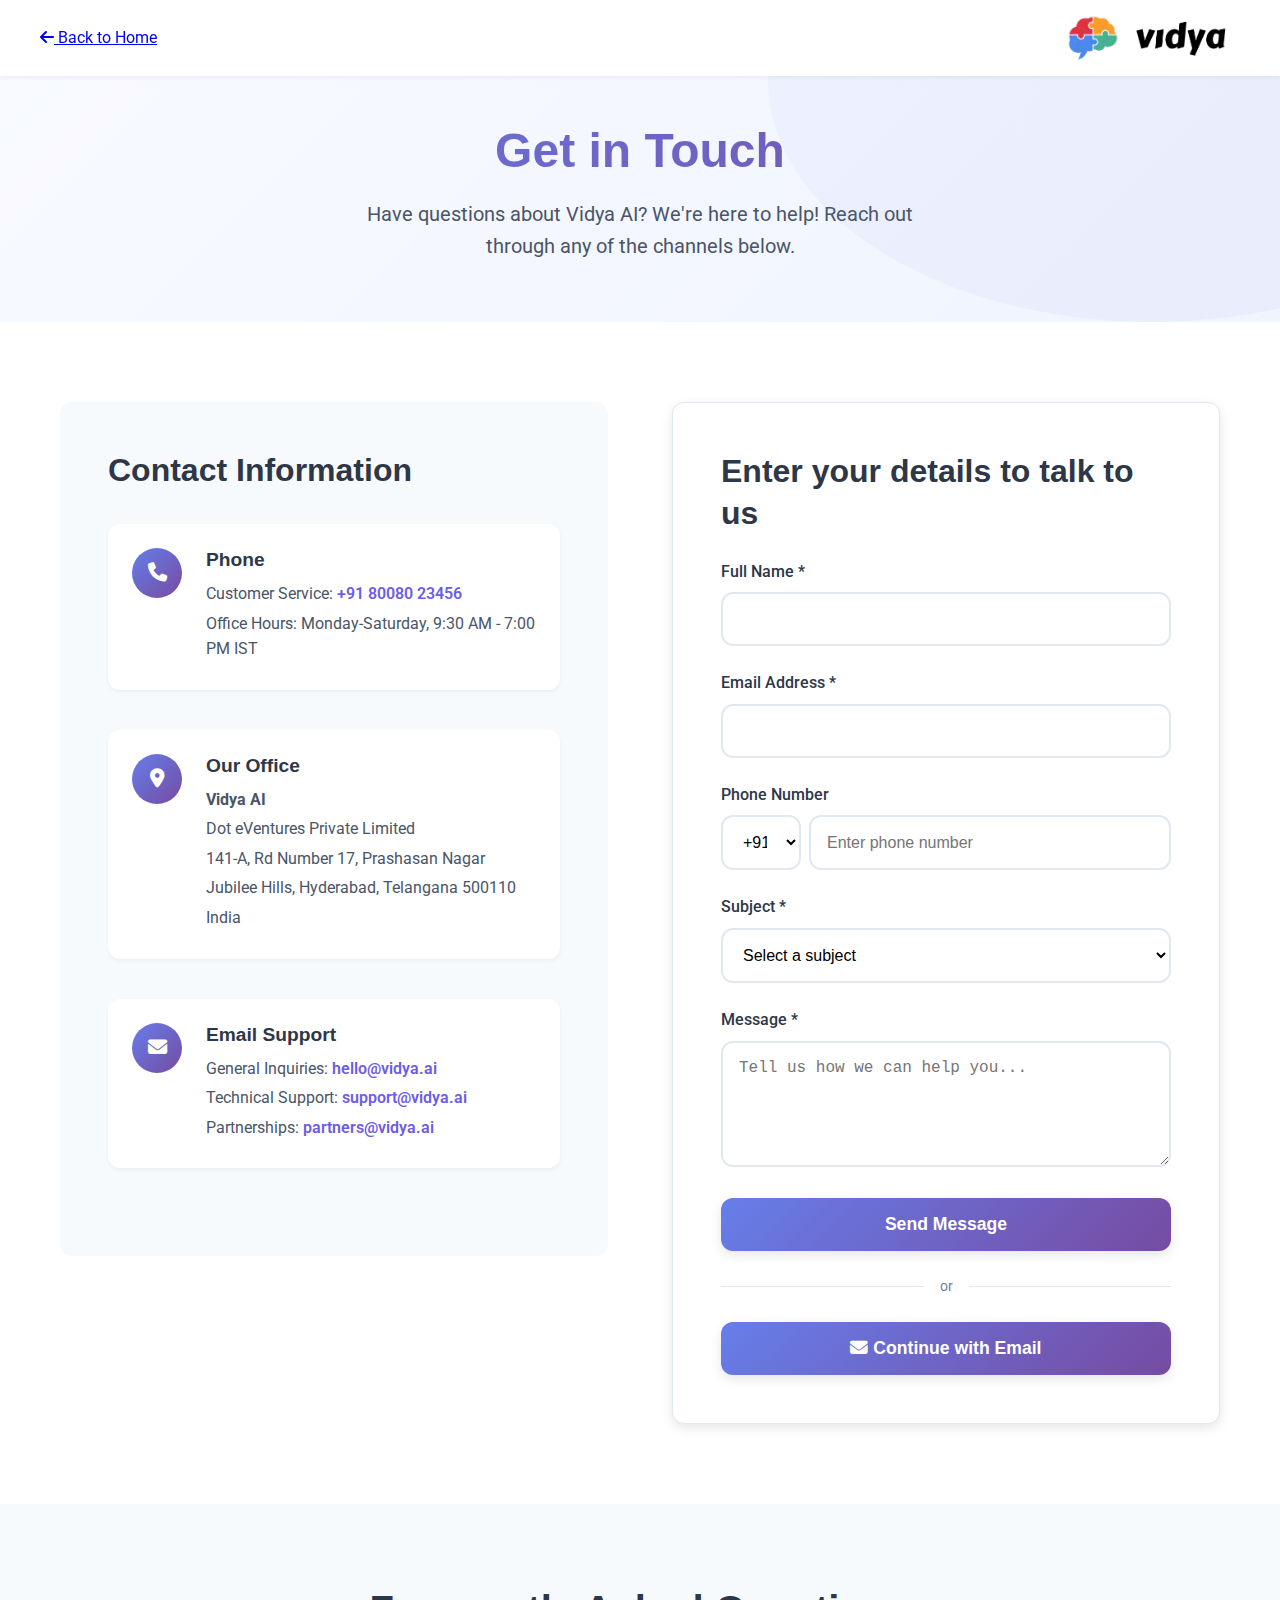
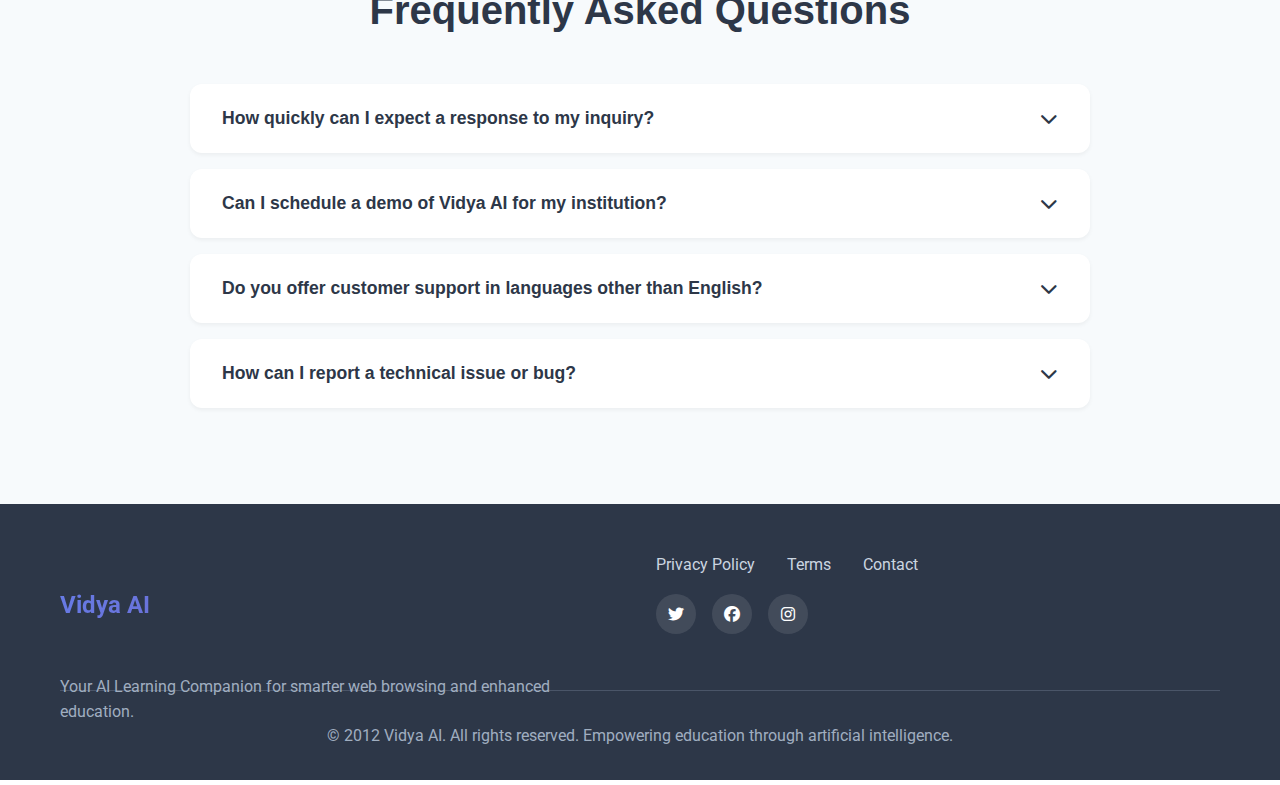
<file: contact.html>
<!DOCTYPE html>
<html lang="en">
<head>
    <meta charset="UTF-8">
    <meta name="viewport" content="width=device-width, initial-scale=1.0">
    <title>Contact Us - Vidya AI</title>
    <link href="https://fonts.googleapis.com/css2?family=Google+Sans:wght@300;400;500;600;700&family=Roboto:wght@300;400;500;600&display=swap" rel="stylesheet">
    <link rel="stylesheet" href="https://cdnjs.cloudflare.com/ajax/libs/font-awesome/6.4.0/css/all.min.css">
    <style>
        * {
            margin: 0;
            padding: 0;
            box-sizing: border-box;
        }

        :root {
            --primary-gradient: linear-gradient(135deg, #667eea 0%, #764ba2 100%);
            --secondary-gradient: linear-gradient(135deg, #f093fb 0%, #f5576c 100%);
            --accent-blue: #4285f4;
            --accent-purple: #6c5ce7;
            --text-primary: #2d3748;
            --text-secondary: #4a5568;
            --text-light: #718096;
            --bg-light: #f7fafc;
            --bg-white: #ffffff;
            --border-light: #e2e8f0;
            --shadow-sm: 0 2px 4px rgba(0,0,0,0.05);
            --shadow-md: 0 4px 12px rgba(0,0,0,0.1);
            --shadow-lg: 0 8px 32px rgba(0,0,0,0.12);
            --border-radius: 12px;
        }

        body {
            font-family: 'Roboto', sans-serif;
            line-height: 1.6;
            color: var(--text-primary);
            overflow-x: hidden;
        }

        h1, h2, h3, h4, h5, h6 {
            font-family: 'Google Sans', sans-serif;
            font-weight: 600;
            line-height: 1.3;
        }

        .container {
            max-width: 1200px;
            margin: 0 auto;
            padding: 0 20px;
        }

        /* Header */
        .header {
            background: var(--bg-white);
            box-shadow: var(--shadow-sm);
            position: fixed;
            top: 0;
            left: 0;
            right: 0;
            z-index: 1000;
            backdrop-filter: blur(10px);
        }

        .nav {
            display: flex;
            justify-content: space-between;
            align-items: center;
            padding: 1rem 0;
        }

        .logo {
            font-size: 1.5rem;
            font-weight: 700;
            background: var(--primary-gradient);
            -webkit-background-clip: text;
            -webkit-text-fill-color: transparent;
            background-clip: text;
            text-decoration: none;
        }

        .nav-links {
            display: flex;
            list-style: none;
            gap: 2rem;
        }

        .nav-links a {
            text-decoration: none;
            color: var(--text-secondary);
            font-weight: 500;
            transition: color 0.3s ease;
        }

        .nav-links a:hover {
            color: var(--accent-purple);
        }

        /* Hero Section */
        .hero {
            padding: 120px 0 60px;
            background: linear-gradient(135deg, #f8faff 0%, #f0f4ff 100%);
            position: relative;
            overflow: hidden;
            text-align: center;
        }

        .hero::before {
            content: '';
            position: absolute;
            top: -50%;
            right: -20%;
            width: 60%;
            height: 150%;
            background: var(--primary-gradient);
            opacity: 0.05;
            border-radius: 50%;
            animation: float 6s ease-in-out infinite;
        }

        @keyframes float {
            0%, 100% { transform: translateY(0px) rotate(0deg); }
            50% { transform: translateY(-20px) rotate(5deg); }
        }

        .hero h1 {
            font-size: 3rem;
            font-weight: 700;
            margin-bottom: 1rem;
            background: var(--primary-gradient);
            -webkit-background-clip: text;
            -webkit-text-fill-color: transparent;
            background-clip: text;
        }

        .hero p {
            font-size: 1.25rem;
            color: var(--text-secondary);
            max-width: 600px;
            margin: 0 auto;
        }

        /* Contact Section */
        .contact-section {
            padding: 80px 0;
            background: var(--bg-white);
        }

        .contact-grid {
            display: grid;
            grid-template-columns: 1fr 1fr;
            gap: 4rem;
            align-items: start;
        }

        .contact-info {
            background: var(--bg-light);
            padding: 3rem;
            border-radius: var(--border-radius);
            height: fit-content;
        }

        .contact-info h2 {
            font-size: 2rem;
            margin-bottom: 2rem;
            color: var(--text-primary);
        }

        .contact-item {
            display: flex;
            align-items: flex-start;
            gap: 1.5rem;
            margin-bottom: 2.5rem;
            padding: 1.5rem;
            background: var(--bg-white);
            border-radius: var(--border-radius);
            box-shadow: var(--shadow-sm);
            transition: all 0.3s ease;
        }

        .contact-item:hover {
            transform: translateY(-2px);
            box-shadow: var(--shadow-md);
        }

        .contact-icon {
            width: 50px;
            height: 50px;
            background: var(--primary-gradient);
            border-radius: 50%;
            display: flex;
            align-items: center;
            justify-content: center;
            color: white;
            font-size: 1.2rem;
            flex-shrink: 0;
        }

        .contact-details h3 {
            font-size: 1.2rem;
            margin-bottom: 0.5rem;
            color: var(--text-primary);
        }

        .contact-details p {
            color: var(--text-secondary);
            margin-bottom: 0.25rem;
        }

        .contact-details .highlight {
            color: var(--accent-purple);
            font-weight: 600;
        }

        /* Contact Form */
        .contact-form {
            background: var(--bg-white);
            padding: 3rem;
            border-radius: var(--border-radius);
            box-shadow: var(--shadow-md);
            border: 1px solid var(--border-light);
        }

        .contact-form h2 {
            font-size: 2rem;
            margin-bottom: 1.5rem;
            color: var(--text-primary);
        }

        .form-group {
            margin-bottom: 1.5rem;
        }

        .form-group label {
            display: block;
            margin-bottom: 0.5rem;
            font-weight: 500;
            color: var(--text-primary);
        }

        .form-control {
            width: 100%;
            padding: 1rem;
            border: 2px solid var(--border-light);
            border-radius: var(--border-radius);
            font-size: 1rem;
            transition: all 0.3s ease;
            background: var(--bg-white);
        }

        .form-control:focus {
            outline: none;
            border-color: var(--accent-purple);
            box-shadow: 0 0 0 3px rgba(108, 92, 231, 0.1);
        }

        .phone-input-group {
            display: flex;
            gap: 0.5rem;
        }

        .country-code {
            width: 80px;
            flex-shrink: 0;
        }

        .btn-primary {
            background: var(--primary-gradient);
            color: white;
            padding: 1rem 2rem;
            border: none;
            border-radius: var(--border-radius);
            font-size: 1.1rem;
            font-weight: 600;
            cursor: pointer;
            transition: all 0.3s ease;
            box-shadow: var(--shadow-md);
            width: 100%;
        }

        .btn-primary:hover {
            transform: translateY(-2px);
            box-shadow: var(--shadow-lg);
        }

        .divider {
            display: flex;
            align-items: center;
            margin: 1.5rem 0;
            color: var(--text-light);
        }

        .divider::before,
        .divider::after {
            content: '';
            flex: 1;
            height: 1px;
            background: var(--border-light);
        }

        .divider span {
            padding: 0 1rem;
            font-size: 0.9rem;
        }

        /* FAQ Section */
        .faq {
            padding: 80px 0;
            background: var(--bg-light);
        }

        .section-header {
            text-align: center;
            margin-bottom: 3rem;
        }

        .section-header h2 {
            font-size: 2.5rem;
            margin-bottom: 1rem;
            color: var(--text-primary);
        }

        .faq-accordion {
            max-width: 900px;
            margin: 0 auto;
        }

        .faq-item {
            background: var(--bg-white);
            border-radius: var(--border-radius);
            margin-bottom: 1rem;
            overflow: hidden;
            box-shadow: var(--shadow-sm);
            transition: all 0.3s ease;
        }

        .faq-item:hover {
            box-shadow: var(--shadow-md);
        }

        .faq-question {
            width: 100%;
            padding: 1.5rem 2rem;
            background: none;
            border: none;
            text-align: left;
            font-size: 1.1rem;
            font-weight: 600;
            color: var(--text-primary);
            cursor: pointer;
            display: flex;
            justify-content: space-between;
            align-items: center;
            transition: color 0.3s ease;
        }

        .faq-question:hover {
            color: var(--accent-purple);
        }

        .faq-answer {
            max-height: 0;
            overflow: hidden;
            transition: max-height 0.3s ease;
            color: var(--text-secondary);
            background: var(--bg-light);
        }

        .faq-answer.active {
            max-height: 300px;
            padding: 1.5rem 2rem;
        }

        .faq-answer p {
            line-height: 1.6;
        }

        /* Footer */
        .footer {
            background: var(--text-primary);
            color: white;
            padding: 3rem 0 2rem;
        }

        .footer-content {
            display: grid;
            grid-template-columns: repeat(auto-fit, minmax(250px, 1fr));
            gap: 2rem;
            margin-bottom: 2rem;
        }

        .footer-links {
            display: flex;
            gap: 2rem;
            flex-wrap: wrap;
        }

        .footer-links a {
            color: #cbd5e0;
            text-decoration: none;
            transition: color 0.3s ease;
        }

        .footer-links a:hover {
            color: white;
        }

        .social-icons {
            display: flex;
            gap: 1rem;
        }

        .social-icon {
            width: 40px;
            height: 40px;
            background: rgba(255,255,255,0.1);
            border-radius: 50%;
            display: flex;
            align-items: center;
            justify-content: center;
            color: white;
            text-decoration: none;
            transition: all 0.3s ease;
        }

        .social-icon:hover {
            background: var(--accent-purple);
            transform: translateY(-2px);
        }

        .footer-bottom {
            text-align: center;
            padding-top: 2rem;
            border-top: 1px solid #4a5568;
            color: #a0aec0;
        }

        /* Responsive Design */
        @media (max-width: 768px) {
            .hero h1 {
                font-size: 2.5rem;
            }

            .nav-links {
                display: none;
            }

            .contact-grid {
                grid-template-columns: 1fr;
                gap: 2rem;
            }

            .contact-form,
            .contact-info {
                padding: 2rem;
            }

            .phone-input-group {
                flex-direction: column;
            }

            .country-code {
                width: 100%;
            }
        }

        @media (max-width: 480px) {
            .container {
                padding: 0 15px;
            }

            .hero h1 {
                font-size: 2rem;
            }

            .section-header h2 {
                font-size: 2rem;
            }

            .contact-form,
            .contact-info {
                padding: 1.5rem;
            }
        }
        /* Navbar height control */
.nav {
    min-height: 60px; /* Fixed minimum height */
    padding: 0.5rem 0; /* Reduced vertical padding */
    align-items: center; /* Ensure vertical centering */
}

/* Logo image styling */
.logo-img {
    height: 60px; /* Optimal size for navbar */
    width: auto; /* Maintain aspect ratio */
    margin-right: 10px;
    vertical-align: middle; /* Align properly with text */
}

/* Ensure logo container doesn't stretch */
.logo {
    display: flex;
    align-items: center;
    height: 100%;
}
    </style>
</head>
<body>
    <!-- Header -->
    <header class="header">
        <nav class="nav container">
            <a href="./index.html" class="back-link">
                <i class="fas fa-arrow-left"></i>
                Back to Home
            </a>
            <div class="logo"><img src="./icons/Vidya4.png" class="logo-img"><img src="./icons/Vidya5.png" class="logo-img"></div>
            
        </nav>
    </header>

    <!-- Hero Section -->
    <section class="hero">
        <div class="container">
            <h1>Get in Touch</h1>
            <p>Have questions about Vidya AI? We're here to help! Reach out through any of the channels below.</p>
        </div>
    </section>

    <!-- Contact Section -->
    <section class="contact-section">
        <div class="container">
            <div class="contact-grid">
                <!-- Contact Information -->
                <div class="contact-info">
                    <h2>Contact Information</h2>
                    
                    <div class="contact-item">
                        <div class="contact-icon">
                            <i class="fas fa-phone"></i>
                        </div>
                        <div class="contact-details">
                            <h3>Phone</h3>
                            <p>Customer Service: <span class="highlight">+91 80080 23456</span></p>
                            <p>Office Hours: Monday-Saturday, 9:30 AM - 7:00 PM IST</p>
                        </div>
                    </div>

                    <div class="contact-item">
                        <div class="contact-icon">
                            <i class="fas fa-map-marker-alt"></i>
                        </div>
                        <div class="contact-details">
                            <h3>Our Office</h3>
                            <p><strong>Vidya AI</strong></p>
                            <p>Dot eVentures Private Limited</p>
                            <p>141-A, Rd Number 17, Prashasan Nagar</p>
                            <p>Jubilee Hills, Hyderabad, Telangana 500110</p>
                            <p>India</p>
                        </div>
                    </div>

                    <div class="contact-item">
                        <div class="contact-icon">
                            <i class="fas fa-envelope"></i>
                        </div>
                        <div class="contact-details">
                            <h3>Email Support</h3>
                            <p>General Inquiries: <span class="highlight">hello@vidya.ai</span></p>
                            <p>Technical Support: <span class="highlight">support@vidya.ai</span></p>
                            <p>Partnerships: <span class="highlight">partners@vidya.ai</span></p>
                        </div>
                    </div>
                </div>

                <!-- Contact Form -->
                <div class="contact-form">
                    <h2>Enter your details to talk to us</h2>
                    <form id="contactForm">
                        <div class="form-group">
                            <label for="name">Full Name *</label>
                            <input type="text" id="name" class="form-control" required>
                        </div>

                        <div class="form-group">
                            <label for="email">Email Address *</label>
                            <input type="email" id="email" class="form-control" required>
                        </div>

                        <div class="form-group">
                            <label for="phone">Phone Number</label>
                            <div class="phone-input-group">
                                <select class="form-control country-code">
                                    <option value="+91">+91</option>
                                    <option value="+1">+1</option>
                                    <option value="+44">+44</option>
                                    <option value="+86">+86</option>
                                </select>
                                <input type="tel" id="phone" class="form-control" placeholder="Enter phone number">
                            </div>
                        </div>

                        <div class="form-group">
                            <label for="subject">Subject *</label>
                            <select id="subject" class="form-control" required>
                                <option value="">Select a subject</option>
                                <option value="general">General Inquiry</option>
                                <option value="technical">Technical Support</option>
                                <option value="partnership">Partnership Opportunity</option>
                                <option value="demo">Request Demo</option>
                                <option value="feedback">Feedback</option>
                            </select>
                        </div>

                        <div class="form-group">
                            <label for="message">Message *</label>
                            <textarea id="message" class="form-control" rows="5" placeholder="Tell us how we can help you..." required></textarea>
                        </div>

                        <button type="submit" class="btn-primary">
                            Send Message
                        </button>

                        <div class="divider">
                            <span>or</span>
                        </div>

                        <button type="button" class="btn-primary" onclick="window.location.href='mailto:hello@vidya.ai'">
                            <i class="fas fa-envelope"></i> Continue with Email
                        </button>
                    </form>
                </div>
            </div>
        </div>
    </section>

    <!-- FAQ Section -->
    <section class="faq">
        <div class="container">
            <div class="section-header">
                <h2>Frequently Asked Questions</h2>
            </div>
            <div class="faq-accordion">
                <div class="faq-item">
                    <button class="faq-question" onclick="toggleFAQ(this)">
                        How quickly can I expect a response to my inquiry?
                        <i class="fas fa-chevron-down"></i>
                    </button>
                    <div class="faq-answer">
                        <p>We typically respond to all inquiries within 24-48 hours during business days. For urgent technical issues, please use the technical support email for faster assistance.</p>
                    </div>
                </div>

                <div class="faq-item">
                    <button class="faq-question" onclick="toggleFAQ(this)">
                        Can I schedule a demo of Vidya AI for my institution?
                        <i class="fas fa-chevron-down"></i>
                    </button>
                    <div class="faq-answer">
                        <p>Absolutely! Educational institutions can request a personalized demo by emailing partners@vidya.ai with your institution details and preferred date/time for the demo.</p>
                    </div>
                </div>

                <div class="faq-item">
                    <button class="faq-question" onclick="toggleFAQ(this)">
                        Do you offer customer support in languages other than English?
                        <i class="fas fa-chevron-down"></i>
                    </button>
                    <div class="faq-answer">
                        <p>Yes, we currently offer customer support in English, Hindi, and Telugu. Please specify your preferred language when contacting us.</p>
                    </div>
                </div>

                <div class="faq-item">
                    <button class="faq-question" onclick="toggleFAQ(this)">
                        How can I report a technical issue or bug?
                        <i class="fas fa-chevron-down"></i>
                    </button>
                    <div class="faq-answer">
                        <p>Technical issues can be reported to support@vidya.ai. Please include details such as the device you're using, browser version, steps to reproduce the issue, and screenshots if possible.</p>
                    </div>
                </div>
            </div>
        </div>
    </section>

    <!-- Footer -->
    <footer class="footer">
        <div class="container">
            <div class="footer-content">
                <div>
                    <div class="logo" style="color: white; margin-bottom: 1rem;">Vidya AI</div>
                    <p style="color: #a0aec0;">Your AI Learning Companion for smarter web browsing and enhanced education.</p>
                </div>
                <div>
                    <div class="footer-links">
                        <a href="/privacy">Privacy Policy</a>
                        <a href="/terms">Terms</a>
                        <a href="/contact">Contact</a>
                    </div>
                    <div class="social-icons" style="margin-top: 1rem;">
                        <a href="#" class="social-icon">
                            <i class="fab fa-twitter"></i>
                        </a>
                        <a href="#" class="social-icon">
                            <i class="fab fa-facebook"></i>
                        </a>
                        <a href="#" class="social-icon">
                            <i class="fab fa-instagram"></i>
                        </a>
                    </div>
                </div>
            </div>
            <div class="footer-bottom">
                <p>&copy; 2012 Vidya AI. All rights reserved. Empowering education through artificial intelligence.</p>
            </div>
        </div>
    </footer>

    <script>
        function toggleFAQ(button) {
            const answer = button.nextElementSibling;
            const icon = button.querySelector('i');
            
            // Close all other FAQ items
            document.querySelectorAll('.faq-answer').forEach(item => {
                if (item !== answer) {
                    item.classList.remove('active');
                    item.previousElementSibling.querySelector('i').style.transform = 'rotate(0deg)';
                }
            });
            
            // Toggle current item
            answer.classList.toggle('active');
            icon.style.transform = answer.classList.contains('active') ? 'rotate(180deg)' : 'rotate(0deg)';
            icon.style.transition = 'transform 0.3s ease';
        }

        // Form submission handler
        document.getElementById('contactForm').addEventListener('submit', function(e) {
            e.preventDefault();
            
            // Get form data
            const formData = new FormData(this);
            const name = document.getElementById('name').value;
            const email = document.getElementById('email').value;
            const phone = document.getElementById('phone').value;
            const countryCode = document.querySelector('.country-code').value;
            const subject = document.getElementById('subject').value;
            const message = document.getElementById('message').value;
            
            // Basic validation
            if (!name || !email || !subject || !message) {
                alert('Please fill in all required fields.');
                return;
            }
            
            // Here you would typically send the data to your server
            alert('Thank you for your message! We will get back to you within 24-48 hours.');
            
            // Reset form
            this.reset();
        });

        // Add scroll effect to navbar
        window.addEventListener('scroll', function() {
            const header = document.querySelector('.header');
            if (window.scrollY > 100) {
                header.style.backgroundColor = 'rgba(255, 255, 255, 0.95)';
            } else {
                header.style.backgroundColor = 'rgba(255, 255, 255, 1)';
            }
        });

        // Smooth scrolling for anchor links
        document.querySelectorAll('a[href^="#"]').forEach(anchor => {
            anchor.addEventListener('click', function (e) {
                e.preventDefault();
                const target = document.querySelector(this.getAttribute('href'));
                if (target) {
                    target.scrollIntoView({
                        behavior: 'smooth',
                        block: 'start'
                    });
                }
            });
        });
    </script>
</body>
</html>
</file>
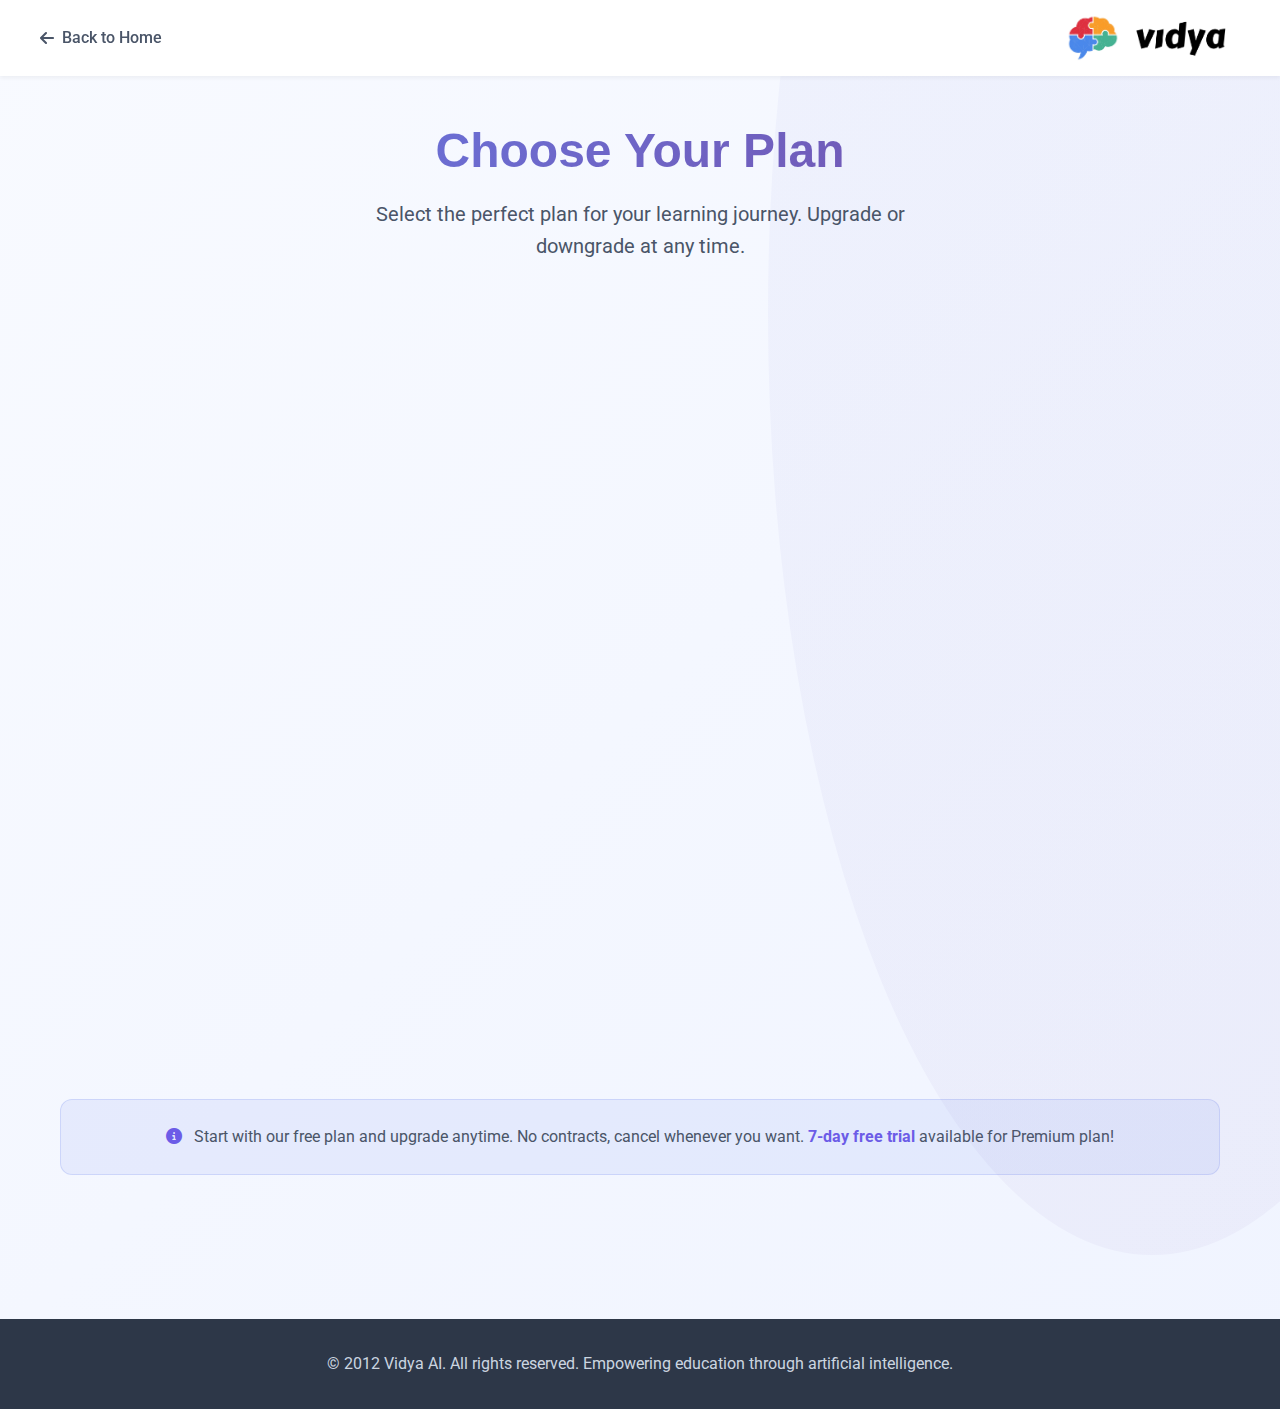
<file: plans.html>
<!DOCTYPE html>
<html lang="en">
<head>
    <meta charset="UTF-8">
    <meta name="viewport" content="width=device-width, initial-scale=1.0">
    <title>Vidya AI - Choose Your Plan</title>
    <link href="https://fonts.googleapis.com/css2?family=Google+Sans:wght@300;400;500;600;700&family=Roboto:wght@300;400;500;600&display=swap" rel="stylesheet">
    <link rel="stylesheet" href="https://cdnjs.cloudflare.com/ajax/libs/font-awesome/6.4.0/css/all.min.css">
    <style>
        * {
            margin: 0;
            padding: 0;
            box-sizing: border-box;
        }

        :root {
            --primary-gradient: linear-gradient(135deg, #667eea 0%, #764ba2 100%);
            --secondary-gradient: linear-gradient(135deg, #f093fb 0%, #f5576c 100%);
            --accent-blue: #4285f4;
            --accent-purple: #6c5ce7;
            --text-primary: #2d3748;
            --text-secondary: #4a5568;
            --text-light: #718096;
            --bg-light: #f7fafc;
            --bg-white: #ffffff;
            --border-light: #e2e8f0;
            --shadow-sm: 0 2px 4px rgba(0,0,0,0.05);
            --shadow-md: 0 4px 12px rgba(0,0,0,0.1);
            --shadow-lg: 0 8px 32px rgba(0,0,0,0.12);
            --border-radius: 12px;
            --success-green: #28a745;
            --warning-orange: #ffa500;
        }

        body {
            font-family: 'Roboto', sans-serif;
            line-height: 1.6;
            color: var(--text-primary);
            background: linear-gradient(135deg, #f8faff 0%, #f0f4ff 100%);
            min-height: 100vh;
        }

        h1, h2, h3, h4, h5, h6 {
            font-family: 'Google Sans', sans-serif;
            font-weight: 600;
            line-height: 1.3;
        }

        .container {
            max-width: 1200px;
            margin: 0 auto;
            padding: 0 20px;
        }

        /* Header */
        .header {
            background: var(--bg-white);
            box-shadow: var(--shadow-sm);
            position: fixed;
            top: 0;
            left: 0;
            right: 0;
            z-index: 1000;
            backdrop-filter: blur(10px);
        }

        .nav {
            display: flex;
            justify-content: space-between;
            align-items: center;
            padding: 0.5rem 0;
            min-height: 60px;
        }

        .logo {
            display: flex;
            align-items: center;
            height: 100%;
        }

        .logo-img {
            height: 60px;
            width: auto;
            margin-right: 10px;
            vertical-align: middle;
        }

        .nav-links {
            display: flex;
            list-style: none;
            gap: 2rem;
        }

        .nav-links a {
            text-decoration: none;
            color: var(--text-secondary);
            font-weight: 500;
            transition: color 0.3s ease;
        }

        .nav-links a:hover {
            color: var(--accent-purple);
        }

        /* Main Content */
        .main-content {
            padding: 120px 0 80px;
            min-height: 100vh;
            position: relative;
            overflow: hidden;
        }

        .main-content::before {
            content: '';
            position: absolute;
            top: -50%;
            right: -20%;
            width: 60%;
            height: 150%;
            background: var(--primary-gradient);
            opacity: 0.05;
            border-radius: 50%;
            animation: float 6s ease-in-out infinite;
        }

        @keyframes float {
            0%, 100% { transform: translateY(0px) rotate(0deg); }
            50% { transform: translateY(-20px) rotate(5deg); }
        }

        /* Page Header */
        .page-header {
            text-align: center;
            margin-bottom: 4rem;
            position: relative;
            z-index: 2;
        }

        .page-header h1 {
            font-size: 3rem;
            font-weight: 700;
            background: var(--primary-gradient);
            -webkit-background-clip: text;
            -webkit-text-fill-color: transparent;
            background-clip: text;
            margin-bottom: 1rem;
        }

        .page-header p {
            font-size: 1.25rem;
            color: var(--text-secondary);
            max-width: 600px;
            margin: 0 auto;
        }

        /* Pricing Cards */
        .pricing-container {
            display: grid;
            grid-template-columns: repeat(auto-fit, minmax(400px, 1fr));
            gap: 3rem;
            max-width: 1000px;
            margin: 0 auto;
            position: relative;
            z-index: 2;
        }

        .pricing-card {
            background: var(--bg-white);
            border-radius: var(--border-radius);
            padding: 2.5rem;
            box-shadow: var(--shadow-md);
            border: 2px solid var(--border-light);
            transition: all 0.3s ease;
            position: relative;
            overflow: hidden;
        }

        .pricing-card::before {
            content: '';
            position: absolute;
            top: 0;
            left: 0;
            width: 100%;
            height: 4px;
            background: var(--primary-gradient);
            transform: translateX(-100%);
            transition: transform 0.3s ease;
        }

        .pricing-card:hover {
            transform: translateY(-8px);
            box-shadow: var(--shadow-lg);
            border-color: var(--accent-purple);
        }

        .pricing-card:hover::before {
            transform: translateX(0);
        }

        /* Featured Plan Styling */
        .pricing-card.featured {
            transform: scale(1.05);
            border-color: var(--accent-purple);
            box-shadow: 0 12px 40px rgba(108, 92, 231, 0.2);
            background: linear-gradient(135deg, rgba(102, 126, 234, 0.02), rgba(118, 75, 162, 0.02));
        }

        .pricing-card.featured::before {
            transform: translateX(0);
            background: var(--secondary-gradient);
        }

        .featured-badge {
            position: absolute;
            top: -12px;
            right: 20px;
            background: var(--secondary-gradient);
            color: white;
            padding: 0.5rem 1.5rem;
            border-radius: 20px;
            font-size: 0.9rem;
            font-weight: 600;
            box-shadow: var(--shadow-md);
        }

        /* Card Header */
        .card-header {
            text-align: center;
            margin-bottom: 2rem;
            padding-bottom: 1.5rem;
            border-bottom: 1px solid var(--border-light);
        }

        .plan-icon {
            width: 80px;
            height: 80px;
            margin: 0 auto 1.5rem;
            border-radius: 50%;
            display: flex;
            align-items: center;
            justify-content: center;
            font-size: 2rem;
            color: white;
            background: var(--primary-gradient);
            box-shadow: var(--shadow-md);
        }

        .featured .plan-icon {
            background: var(--secondary-gradient);
            transform: scale(1.1);
        }

        .plan-title {
            font-size: 2rem;
            color: var(--text-primary);
            margin-bottom: 0.5rem;
        }

        .plan-price {
            font-size: 1.2rem;
            color: var(--text-secondary);
            font-weight: 500;
        }

        .featured .plan-price {
            color: var(--accent-purple);
            font-weight: 600;
        }

        /* Features List */
        .features-list {
            list-style: none;
            margin-bottom: 2.5rem;
        }

        .features-list li {
            display: flex;
            align-items: flex-start;
            margin-bottom: 1rem;
            font-size: 1.1rem;
            color: var(--text-secondary);
            transition: all 0.3s ease;
        }

        .features-list li:hover {
            color: var(--text-primary);
            transform: translateX(5px);
        }

        .feature-icon {
            color: var(--success-green);
            margin-right: 0.75rem;
            margin-top: 0.2rem;
            font-size: 1.2rem;
            min-width: 20px;
        }

        .limited-feature {
            opacity: 0.6;
        }

        .limited-feature .feature-icon {
            color: var(--warning-orange);
        }

        /* CTA Button */
        .cta-button {
            width: 100%;
            padding: 1.2rem 2rem;
            background: var(--primary-gradient);
            color: white;
            border: none;
            border-radius: var(--border-radius);
            font-size: 1.1rem;
            font-weight: 600;
            cursor: pointer;
            transition: all 0.3s ease;
            box-shadow: var(--shadow-md);
            text-transform: uppercase;
            letter-spacing: 0.5px;
            font-family: 'Google Sans', sans-serif;
        }

        .cta-button:hover {
            transform: translateY(-2px);
            box-shadow: var(--shadow-lg);
        }

        .featured .cta-button {
            background: var(--secondary-gradient);
            font-size: 1.2rem;
            padding: 1.4rem 2rem;
        }

        .free-button {
            background: linear-gradient(135deg, #28a745, #20c997);
        }

        /* Footer */
        .footer {
            background: var(--text-primary);
            color: white;
            padding: 2rem 0;
            text-align: center;
            margin-top: 4rem;
        }

        .footer-content {
            color: #cbd5e0;
        }

        /* Mobile Responsiveness */
        @media (max-width: 768px) {
            .page-header h1 {
                font-size: 2.5rem;
            }

            .pricing-container {
                grid-template-columns: 1fr;
                gap: 2rem;
                padding: 0 1rem;
            }

            .pricing-card {
                padding: 2rem;
                margin: 0;
            }

            .pricing-card.featured {
                transform: none;
                margin-bottom: 1rem;
            }

            .nav-links {
                display: none;
            }

            .main-content {
                padding: 100px 0 60px;
            }

            .container {
                padding: 0 15px;
            }
        }

        @media (max-width: 480px) {
            .page-header h1 {
                font-size: 2rem;
            }

            .page-header p {
                font-size: 1.1rem;
            }

            .pricing-card {
                padding: 1.5rem;
            }

            .plan-title {
                font-size: 1.6rem;
            }

            .features-list li {
                font-size: 1rem;
            }
        }

        /* Animation for cards */
        .pricing-card {
            opacity: 0;
            transform: translateY(50px);
            animation: slideUp 0.8s ease forwards;
        }

        .pricing-card:nth-child(2) {
            animation-delay: 0.2s;
        }

        @keyframes slideUp {
            to {
                opacity: 1;
                transform: translateY(0);
            }
        }

        /* Additional styling for better visual hierarchy */
        .highlight-text {
            color: var(--accent-purple);
            font-weight: 600;
        }

        .comparison-note {
            text-align: center;
            margin-top: 3rem;
            padding: 1.5rem;
            background: rgba(102, 126, 234, 0.1);
            border-radius: var(--border-radius);
            border: 1px solid rgba(102, 126, 234, 0.2);
        }

        .comparison-note p {
            color: var(--text-secondary);
            font-size: 1rem;
            margin: 0;
        }

                /* Header */
                .header {
            background: var(--bg-white);
            box-shadow: var(--shadow-sm);
            position: fixed;
            top: 0;
            left: 0;
            right: 0;
            z-index: 1000;
            backdrop-filter: blur(10px);
        }

        .nav {
            display: flex;
            justify-content: space-between;
            align-items: center;
            padding: 1rem 0;
        }

        .logo {
            font-size: 1.5rem;
            font-weight: 700;
            background: var(--primary-gradient);
            -webkit-background-clip: text;
            -webkit-text-fill-color: transparent;
            background-clip: text;
            text-decoration: none;
        }

        .back-link {
            color: var(--text-secondary);
            text-decoration: none;
            font-weight: 500;
            transition: color 0.3s ease;
            display: flex;
            align-items: center;
            gap: 0.5rem;
        }

        .back-link:hover {
            color: var(--accent-purple);
        }




/* Mobile Responsive */
@media (max-width: 768px) {
            .nav-links {
                display: none;
            }

            .terms-container {
                padding: 2rem 1.5rem;
                margin-top: 1rem;
            }

            .page-header h1 {
                font-size: 2rem;
            }

            .section-content {
                padding-left: 0;
            }

            .section-header {
                flex-direction: column;
                align-items: flex-start;
                gap: 0.5rem;
            }

            .toc-list {
                grid-template-columns: 1fr;
            }

            .contact-info {
                flex-direction: column;
                gap: 1rem;
            }

            .footer-links {
                flex-direction: column;
                gap: 1rem;
            }
        }

        @media (max-width: 480px) {
            .container {
                padding: 0 15px;
            }

            .terms-container {
                padding: 1.5rem 1rem;
            }

            .page-header {
                margin-bottom: 2rem;
            }

            .page-header h1 {
                font-size: 1.8rem;
            }
        }
        /* Navbar height control */
.nav {
    min-height: 60px; /* Fixed minimum height */
    padding: 0.5rem 0; /* Reduced vertical padding */
    align-items: center; /* Ensure vertical centering */
}

/* Logo image styling */
.logo-img {
    height: 60px; /* Optimal size for navbar */
    width: auto; /* Maintain aspect ratio */
    margin-right: 10px;
    vertical-align: middle; /* Align properly with text */
}

/* Ensure logo container doesn't stretch */
.logo {
    display: flex;
    align-items: center;
    height: 100%;
}




    </style>
</head>
<body>

        <header class="header">
            <nav class="nav container">
                <a href="./index.html" class="back-link">
                    <i class="fas fa-arrow-left"></i>
                    Back to Home
                </a>
                <div class="logo"><img src="./icons/Vidya4.png" class="logo-img"><img src="./icons/Vidya5.png" class="logo-img"></div>
                
            </nav>
        </header>

    <!-- Main Content -->
    <main class="main-content">
        <div class="container">
            <!-- Page Header -->
            <div class="page-header">
                <h1>Choose Your Plan</h1>
                <p>Select the perfect plan for your learning journey. Upgrade or downgrade at any time.</p>
            </div>

            <!-- Pricing Cards -->
            <div class="pricing-container">
                <!-- Free Plan -->
                <div class="pricing-card">
                    <div class="card-header">
                        <div class="plan-icon">
                            <i class="fas fa-graduation-cap"></i>
                        </div>
                        <h2 class="plan-title">Free Plan</h2>
                        <p class="plan-price">$0/month • Get Started</p>
                    </div>
                    
                    <ul class="features-list">
                        <li>
                            <i class="fas fa-check-circle feature-icon"></i>
                            <span>Contextual Support Assistant</span>
                        </li>
                        <li>
                            <i class="fas fa-check-circle feature-icon"></i>
                            <span>Real-time Translator</span>
                        </li>
                        <li>
                            <i class="fas fa-check-circle feature-icon"></i>
                            <span>Content Summarizer</span>
                        </li>
                        <li class="limited-feature">
                            <i class="fas fa-exclamation-triangle feature-icon"></i>
                            <span>Limited Access <span class="highlight-text">(20 queries/day)</span></span>
                        </li>
                        <li class="limited-feature">
                            <i class="fas fa-clock feature-icon"></i>
                            <span>Basic Support</span>
                        </li>
                    </ul>
                    
                    <button class="cta-button free-button" onclick="window.location.href='index.html'">
                        <i class="fas fa-rocket" style="margin-right: 0.5rem;"></i>
                        Choose Free
                    </button>
                    
                </div>

                <!-- Paid Plan -->
                <div class="pricing-card featured">
                    <div class="featured-badge">
                        <i class="fas fa-star"></i> Most Popular
                    </div>
                    
                    <div class="card-header">
                        <div class="plan-icon">
                            <i class="fas fa-crown"></i>
                        </div>
                        <h2 class="plan-title">Premium Plan</h2>
                        <p class="plan-price">$9.99/month • Full Access</p>
                    </div>
                    
                    <ul class="features-list">
                        <li>
                            <i class="fas fa-check-circle feature-icon"></i>
                            <span><strong>Unlimited Access</strong> to all features</span>
                        </li>
                        <li>
                            <i class="fas fa-check-circle feature-icon"></i>
                            <span><strong>24/7 Priority Support</strong></span>
                        </li>
                        <li>
                            <i class="fas fa-check-circle feature-icon"></i>
                            <span><strong>Voice to Voice Conversation</strong></span>
                        </li>
                        <li>
                            <i class="fas fa-check-circle feature-icon"></i>
                            <span><strong>Study Plan Generator</strong></span>
                        </li>
                        <li>
                            <i class="fas fa-check-circle feature-icon"></i>
                            <span><strong>Lesson Plan Generator</strong></span>
                        </li>
                        <li>
                            <i class="fas fa-check-circle feature-icon"></i>
                            <span><strong>Quiz Generator</strong> with exports</span>
                        </li>
                        <li>
                            <i class="fas fa-check-circle feature-icon"></i>
                            <span><strong>Smart Writing Assistant</strong></span>
                        </li>
                
                    </ul>
                    
                    <button class="cta-button">
                        <i class="fas fa-crown" style="margin-right: 0.5rem;"></i>
                        Start For Free Trial
                    </button>
                </div>
            </div>

            <!-- Comparison Note -->
            <div class="comparison-note">
                <p>
                    <i class="fas fa-info-circle" style="margin-right: 0.5rem; color: var(--accent-purple);"></i>
                    Start with our free plan and upgrade anytime. No contracts, cancel whenever you want.
                    <strong style="color: var(--accent-purple);">7-day free trial</strong> available for Premium plan!
                </p>
            </div>
        </div>
    </main>

    <!-- Footer -->
    <footer class="footer">
        <div class="container">
            <div class="footer-content">
                <p>&copy; 2012 Vidya AI. All rights reserved. Empowering education through artificial intelligence.</p>
            </div>
        </div>
    </footer>
    <script >
        if ('serviceWorker' in navigator) {
      navigator.serviceWorker.register('/serviceworker.js', { scope: '/' })
        .then(reg => {
          console.log('SW registered:', reg.scope);
          if (reg.waiting) console.log('SW waiting to activate');
        })
        .catch(err => console.error('SW registration failed:', err));
    }
    
    </script>

</body>
</html>
</file>
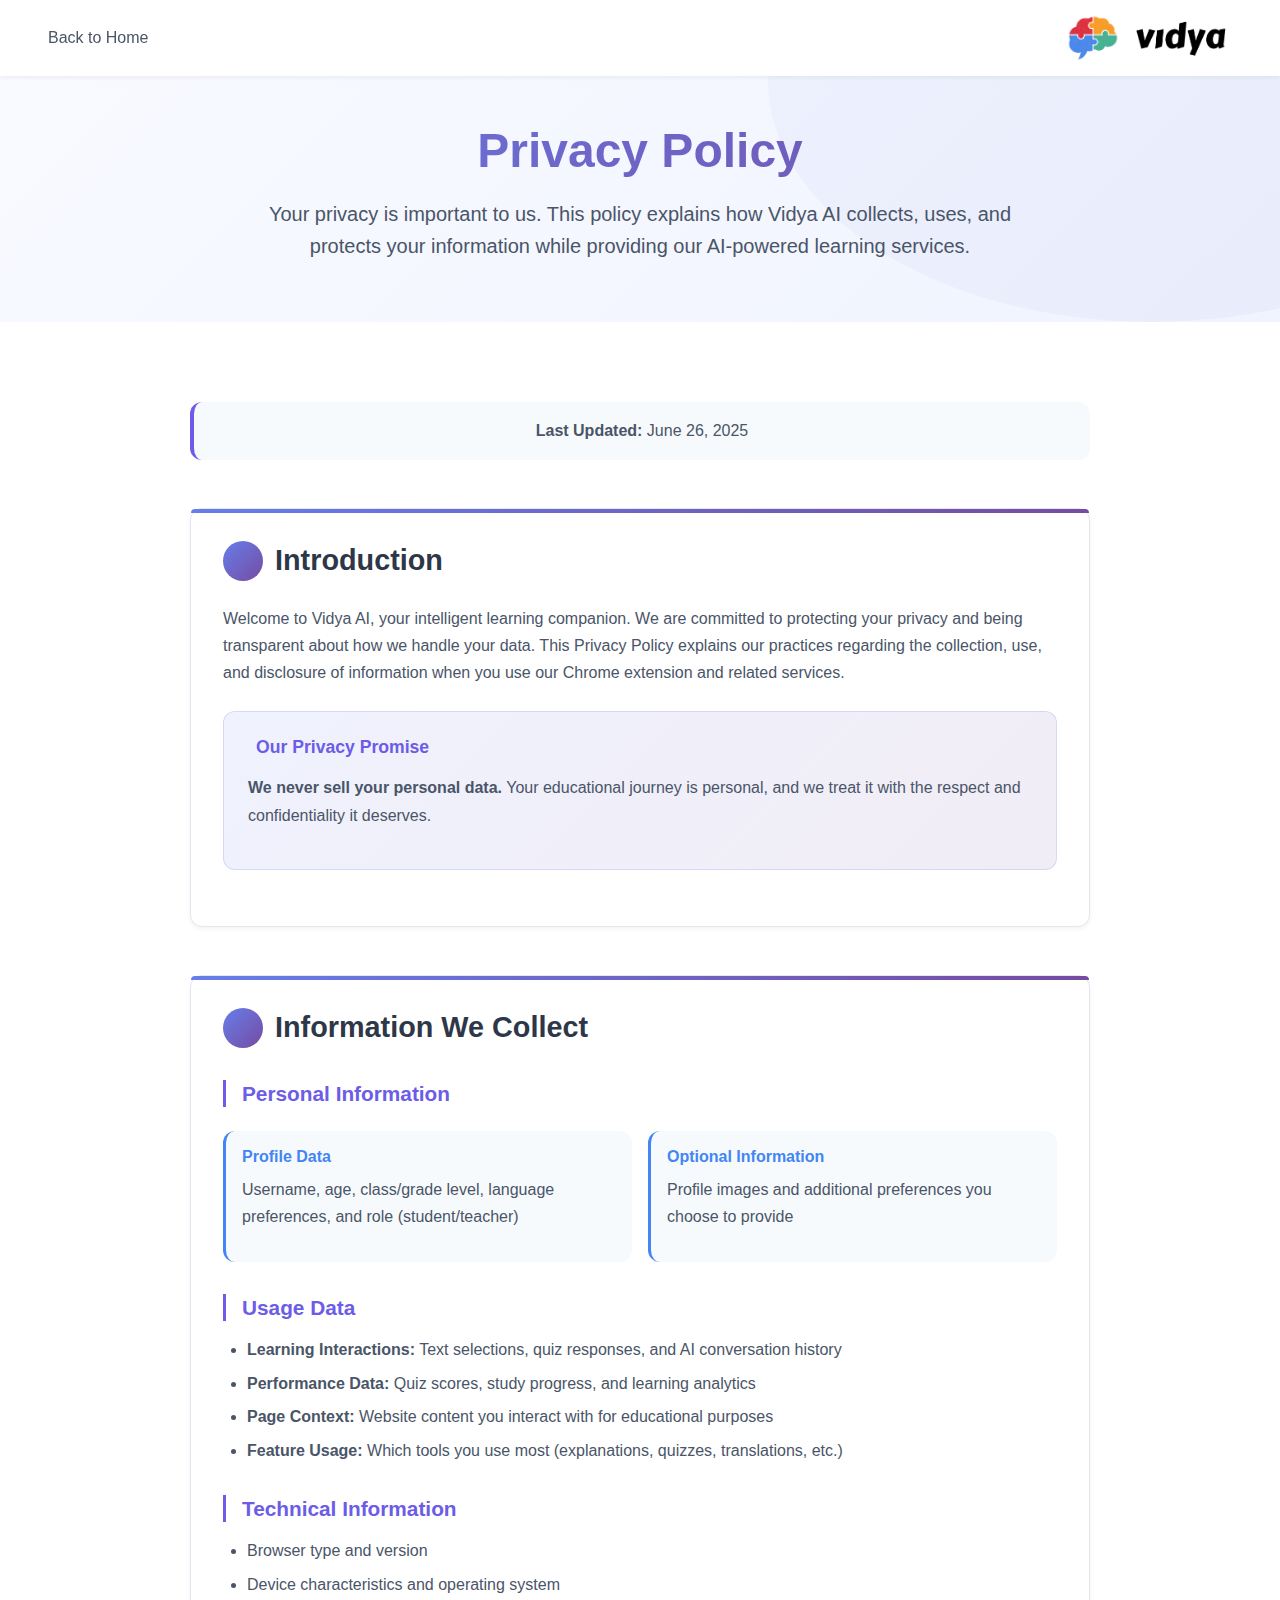
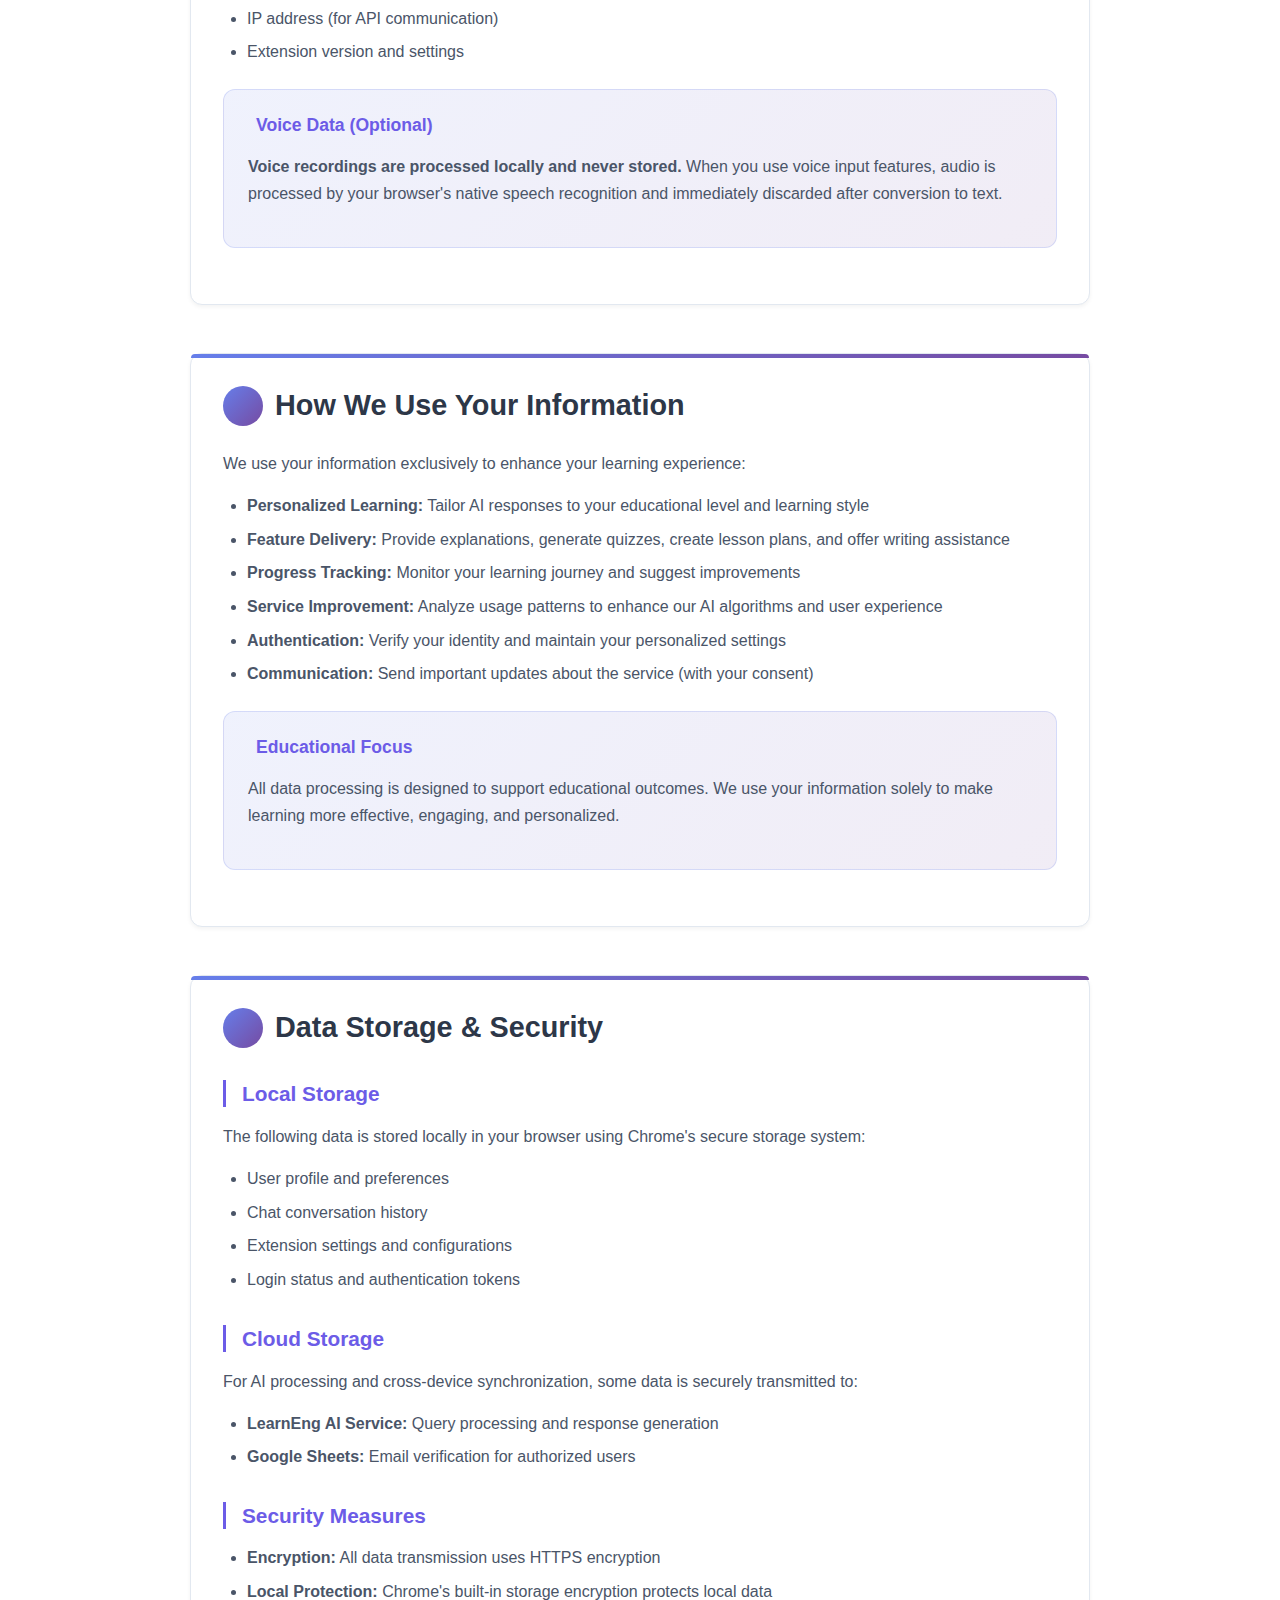
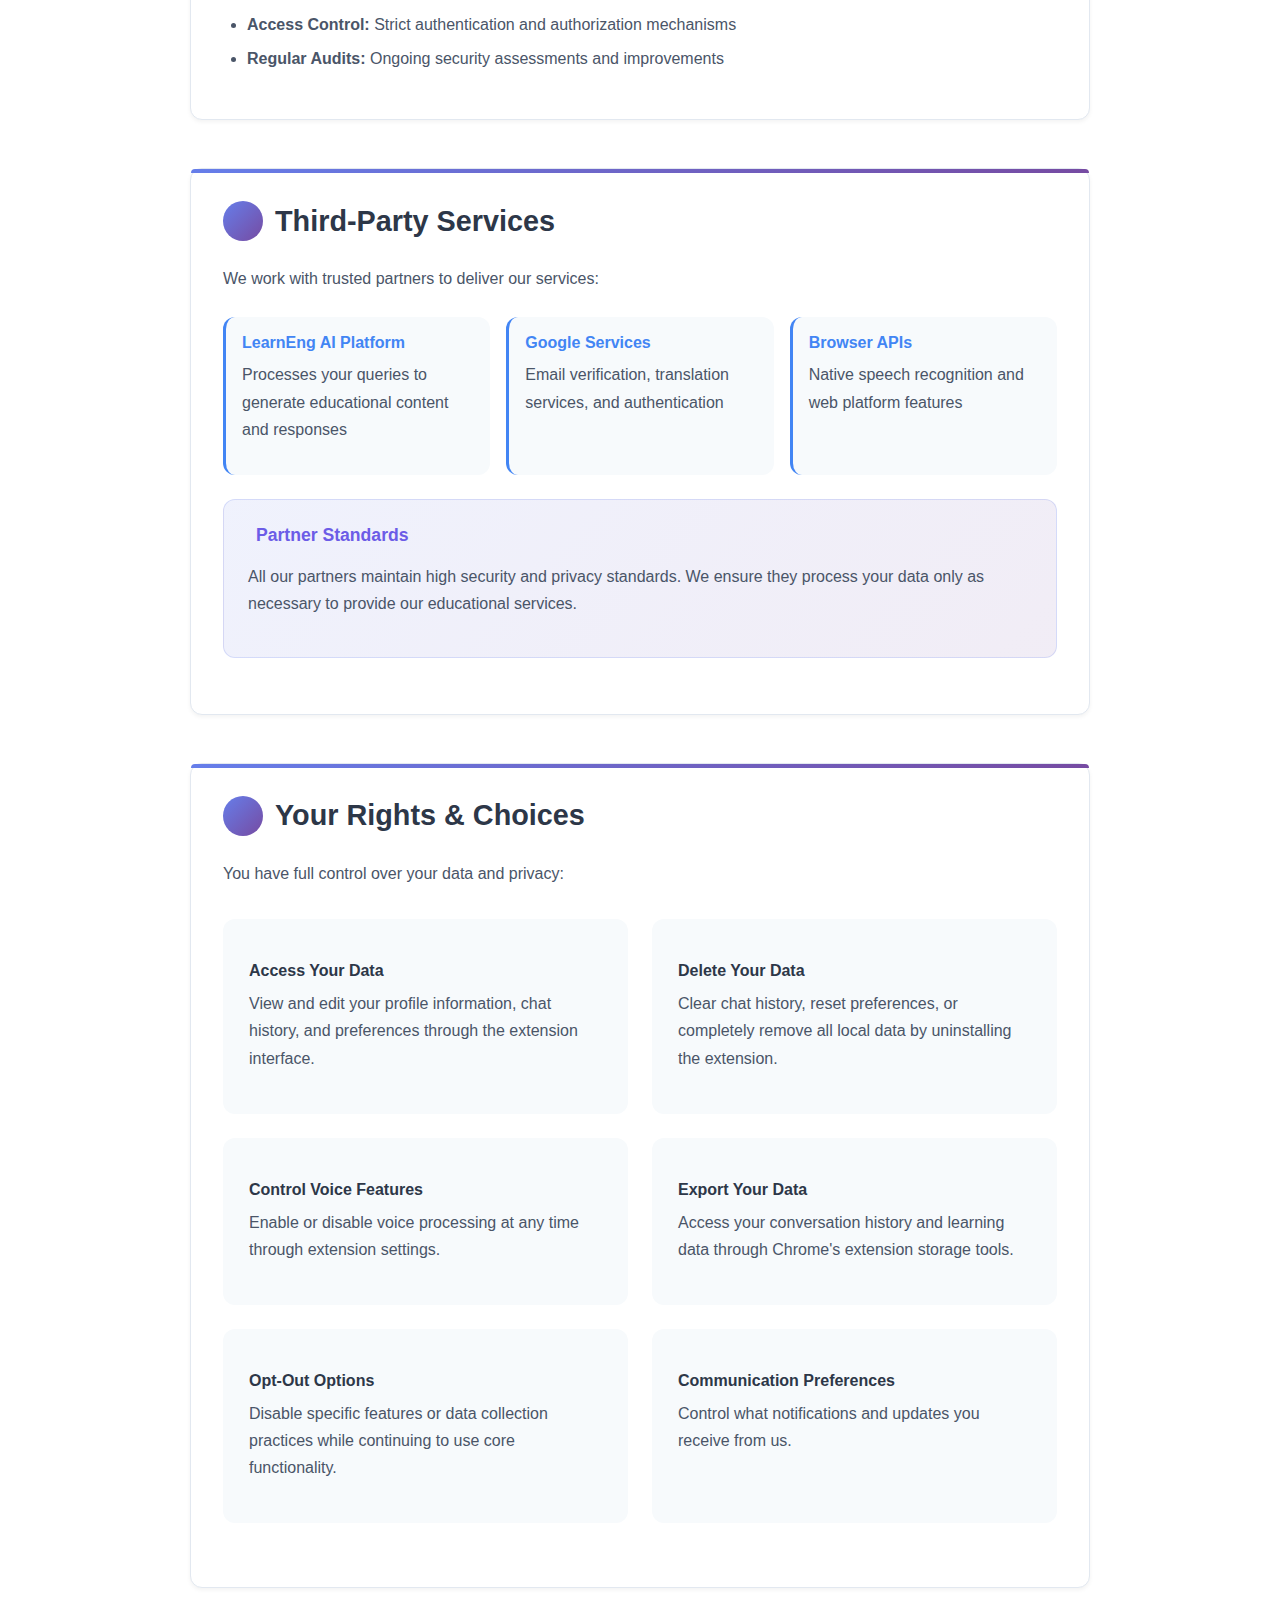
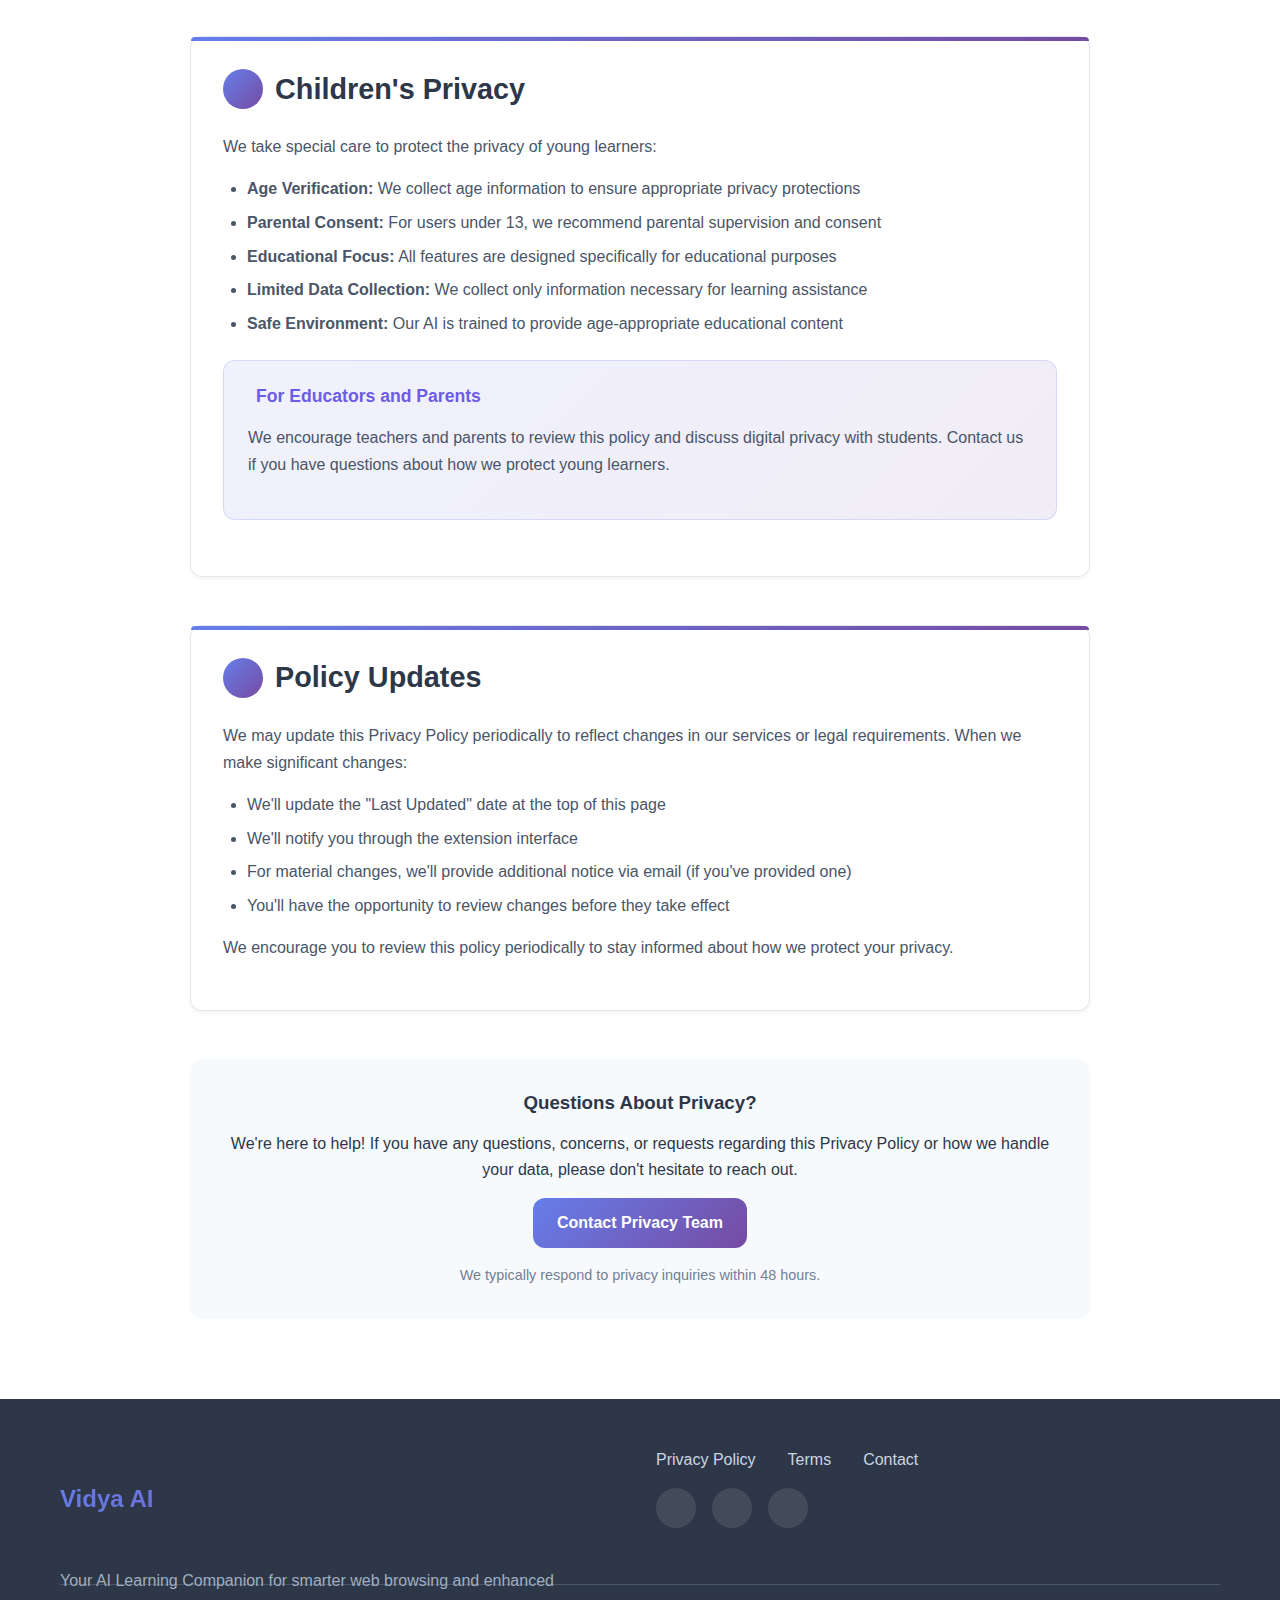
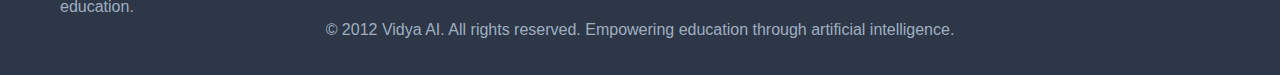
<file: privacy.html>
<!DOCTYPE html>
<html lang="en">
<head>
    <meta charset="UTF-8">
    <meta name="viewport" content="width=device-width, initial-scale=1.0">
    <title>Privacy Policy - Vidya AI</title>
    <link href="https://fonts.googleapis.com/css2?family=Google+Sans:wght@300;400;500;600;700&family=Roboto:wght@300;400;500;600&display=swap" rel="stylesheet">
    <link rel="stylesheet" href="https://cdnjs.cloudflare.com/ajax/libs/font-awesome/6.4.0/css/all.min.css">
    <style>
        * {
            margin: 0;
            padding: 0;
            box-sizing: border-box;
        }

        :root {
            --primary-gradient: linear-gradient(135deg, #667eea 0%, #764ba2 100%);
            --secondary-gradient: linear-gradient(135deg, #f093fb 0%, #f5576c 100%);
            --accent-blue: #4285f4;
            --accent-purple: #6c5ce7;
            --text-primary: #2d3748;
            --text-secondary: #4a5568;
            --text-light: #718096;
            --bg-light: #f7fafc;
            --bg-white: #ffffff;
            --border-light: #e2e8f0;
            --shadow-sm: 0 2px 4px rgba(0,0,0,0.05);
            --shadow-md: 0 4px 12px rgba(0,0,0,0.1);
            --shadow-lg: 0 8px 32px rgba(0,0,0,0.12);
            --border-radius: 12px;
        }

        body {
            font-family: 'Roboto', sans-serif;
            line-height: 1.6;
            color: var(--text-primary);
            overflow-x: hidden;
        }

        h1, h2, h3, h4, h5, h6 {
            font-family: 'Google Sans', sans-serif;
            font-weight: 600;
            line-height: 1.3;
        }

        .container {
            max-width: 1200px;
            margin: 0 auto;
            padding: 0 20px;
        }

        /* Header */
        .header {
            background: var(--bg-white);
            box-shadow: var(--shadow-sm);
            position: fixed;
            top: 0;
            left: 0;
            right: 0;
            z-index: 1000;
            backdrop-filter: blur(10px);
        }

        .nav {
            display: flex;
            justify-content: space-between;
            align-items: center;
            padding: 1rem 0;
        }

        .logo {
            font-size: 1.5rem;
            font-weight: 700;
            background: var(--primary-gradient);
            -webkit-background-clip: text;
            -webkit-text-fill-color: transparent;
            background-clip: text;
            text-decoration: none;
        }

        .back-link {
            color: var(--text-secondary);
            text-decoration: none;
            font-weight: 500;
            transition: color 0.3s ease;
            display: flex;
            align-items: center;
            gap: 0.5rem;
        }

        .back-link:hover {
            color: var(--accent-purple);
        }

        /* Hero Section */
        .hero {
            padding: 120px 0 60px;
            background: linear-gradient(135deg, #f8faff 0%, #f0f4ff 100%);
            position: relative;
            overflow: hidden;
        }

        .hero::before {
            content: '';
            position: absolute;
            top: -50%;
            right: -20%;
            width: 60%;
            height: 150%;
            background: var(--primary-gradient);
            opacity: 0.05;
            border-radius: 50%;
        }

        .hero-content {
            text-align: center;
            position: relative;
        }

        .hero h1 {
            font-size: 3rem;
            font-weight: 700;
            margin-bottom: 1rem;
            background: var(--primary-gradient);
            -webkit-background-clip: text;
            -webkit-text-fill-color: transparent;
            background-clip: text;
        }

        .hero p {
            font-size: 1.25rem;
            color: var(--text-secondary);
            max-width: 800px;
            margin: 0 auto;
        }

        /* Privacy Content */
        .privacy-content {
            padding: 80px 0;
            background: var(--bg-white);
        }

        .content-wrapper {
            max-width: 900px;
            margin: 0 auto;
        }

        .last-updated {
            background: var(--bg-light);
            padding: 1rem 1.5rem;
            border-radius: var(--border-radius);
            margin-bottom: 3rem;
            text-align: center;
            color: var(--text-secondary);
            border-left: 4px solid var(--accent-purple);
        }

        .section {
            margin-bottom: 3rem;
            background: var(--bg-white);
            padding: 2rem;
            border-radius: var(--border-radius);
            box-shadow: var(--shadow-sm);
            border: 1px solid var(--border-light);
            position: relative;
            transition: all 0.3s ease;
        }

        .section:hover {
            box-shadow: var(--shadow-md);
            transform: translateY(-2px);
        }

        .section::before {
            content: '';
            position: absolute;
            top: 0;
            left: 0;
            width: 100%;
            height: 4px;
            background: var(--primary-gradient);
            border-radius: var(--border-radius) var(--border-radius) 0 0;
        }

        .section h2 {
            font-size: 1.8rem;
            margin-bottom: 1.5rem;
            color: var(--text-primary);
            display: flex;
            align-items: center;
            gap: 0.75rem;
        }

        .section-icon {
            width: 40px;
            height: 40px;
            background: var(--primary-gradient);
            border-radius: 50%;
            display: flex;
            align-items: center;
            justify-content: center;
            color: white;
            font-size: 1rem;
        }

        .section h3 {
            font-size: 1.3rem;
            margin: 2rem 0 1rem;
            color: var(--accent-purple);
            border-left: 3px solid var(--accent-purple);
            padding-left: 1rem;
        }

        .section p {
            margin-bottom: 1rem;
            color: var(--text-secondary);
            line-height: 1.7;
        }

        .section ul {
            margin: 1rem 0 1rem 1.5rem;
            color: var(--text-secondary);
        }

        .section li {
            margin-bottom: 0.5rem;
            line-height: 1.6;
        }

        .highlight-box {
            background: linear-gradient(135deg, rgba(102, 126, 234, 0.1), rgba(118, 75, 162, 0.1));
            border: 1px solid rgba(102, 126, 234, 0.2);
            border-radius: var(--border-radius);
            padding: 1.5rem;
            margin: 1.5rem 0;
        }

        .highlight-box h4 {
            color: var(--accent-purple);
            margin-bottom: 1rem;
            font-size: 1.1rem;
            display: flex;
            align-items: center;
            gap: 0.5rem;
        }
        .social-icons {
            display: flex;
            gap: 1rem;
        }

        .social-icon {
            width: 40px;
            height: 40px;
            background: rgba(255,255,255,0.1);
            border-radius: 50%;
            display: flex;
            align-items: center;
            justify-content: center;
            color: white;
            text-decoration: none;
            transition: all 0.3s ease;
        }

        .social-icon:hover {
            background: var(--accent-purple);
            transform: translateY(-2px);
        }
        .data-list {
            display: grid;
            grid-template-columns: repeat(auto-fit, minmax(250px, 1fr));
            gap: 1rem;
            margin: 1.5rem 0;
        }

        .data-item {
            background: var(--bg-light);
            padding: 1rem;
            border-radius: var(--border-radius);
            border-left: 3px solid var(--accent-blue);
        }

        .data-item h5 {
            color: var(--accent-blue);
            margin-bottom: 0.5rem;
            font-size: 1rem;
        }

        .rights-grid {
            display: grid;
            grid-template-columns: repeat(auto-fit, minmax(300px, 1fr));
            gap: 1.5rem;
            margin: 2rem 0;
        }

        .right-item {
            background: var(--bg-light);
            padding: 1.5rem;
            border-radius: var(--border-radius);
            transition: all 0.3s ease;
            border: 2px solid transparent;
        }

        .right-item:hover {
            border-color: var(--accent-purple);
            transform: translateY(-2px);
        }

        .right-item i {
            color: var(--accent-purple);
            font-size: 1.5rem;
            margin-bottom: 1rem;
            display: block;
        }

        .right-item h4 {
            color: var(--text-primary);
            margin-bottom: 0.5rem;
        }

        .contact-info {
            background: var(--bg-light);
            padding: 2rem;
            border-radius: var(--border-radius);
            text-align: center;
            margin-top: 3rem;
        }

        .contact-info h3 {
            color: var(--text-primary);
            margin-bottom: 1rem;
            border: none;
            padding: 0;
        }

        .contact-email {
            background: var(--primary-gradient);
            color: white;
            padding: 0.75rem 1.5rem;
            border-radius: var(--border-radius);
            text-decoration: none;
            display: inline-block;
            font-weight: 600;
            transition: all 0.3s ease;
            margin-top: 1rem;
        }

        .contact-email:hover {
            transform: translateY(-2px);
            box-shadow: var(--shadow-md);
        }

        /* Table of Contents */
        .toc {
            background: var(--bg-white);
            border: 2px solid var(--border-light);
            border-radius: var(--border-radius);
            padding: 2rem;
            margin-bottom: 3rem;
            position: sticky;
            top: 100px;
        }

        .toc h3 {
            color: var(--text-primary);
            margin-bottom: 1rem;
            border: none;
            padding: 0;
        }

        .toc ul {
            list-style: none;
            margin: 0;
            padding: 0;
        }

        .toc li {
            margin-bottom: 0.5rem;
        }

        .toc a {
            color: var(--text-secondary);
            text-decoration: none;
            transition: color 0.3s ease;
            display: block;
            padding: 0.25rem 0;
        }

        .toc a:hover {
            color: var(--accent-purple);
        }

        /* Footer */
        .footer {
            background: var(--text-primary);
            color: white;
            padding: 3rem 0 2rem;
        }

        .footer-content {
            display: grid;
            grid-template-columns: repeat(auto-fit, minmax(250px, 1fr));
            gap: 2rem;
            margin-bottom: 2rem;
        }

        .footer-links {
            display: flex;
            gap: 2rem;
            flex-wrap: wrap;
        }

        .footer-links a {
            color: #cbd5e0;
            text-decoration: none;
            transition: color 0.3s ease;
        }

        .footer-links a:hover {
            color: white;
        }

        .footer-bottom {
            text-align: center;
            padding-top: 2rem;
            border-top: 1px solid #4a5568;
            color: #a0aec0;
        }

        /* Responsive Design */
        @media (max-width: 768px) {
            .hero h1 {
                font-size: 2.5rem;
            }

            .hero p {
                font-size: 1.1rem;
            }

            .container {
                padding: 0 15px;
            }

            .section {
                padding: 1.5rem;
            }

            .section h2 {
                font-size: 1.5rem;
            }

            .data-list {
                grid-template-columns: 1fr;
            }

            .rights-grid {
                grid-template-columns: 1fr;
            }

            .toc {
                position: static;
            }
        }

        @media (max-width: 480px) {
            .hero h1 {
                font-size: 2rem;
            }

            .section h2 {
                flex-direction: column;
                text-align: center;
                gap: 0.5rem;
            }
        }
        .nav {
    min-height: 60px; /* Fixed minimum height */
    padding: 0.5rem 0; /* Reduced vertical padding */
    align-items: center; /* Ensure vertical centering */
}

/* Logo image styling */
.logo-img {
    height: 60px; /* Optimal size for navbar */
    width: auto; /* Maintain aspect ratio */
    margin-right: 10px;
    vertical-align: middle; /* Align properly with text */
}

/* Ensure logo container doesn't stretch */
.logo {
    display: flex;
    align-items: center;
    height: 100%;
}
    </style>
</head>
<body>
    <!-- Header -->
    <header class="header">
        <nav class="nav container">
            <a href="./index.html" class="back-link">
                <i class="fas fa-arrow-left"></i>
                Back to Home
            </a>
            <div class="logo"><img src="./icons/Vidya4.png" class="logo-img"><img src="./icons/Vidya5.png" class="logo-img"></div>
            
        </nav>
    </header>
    <!-- Hero Section -->
    <section class="hero">
        <div class="container">
            <div class="hero-content">
                <h1>Privacy Policy</h1>
                <p>Your privacy is important to us. This policy explains how Vidya AI collects, uses, and protects your information while providing our AI-powered learning services.</p>
            </div>
        </div>
    </section>

    <!-- Privacy Content -->
    <section class="privacy-content">
        <div class="container">
            <div class="content-wrapper">
                <div class="last-updated">
                    <strong>Last Updated:</strong> June 26, 2025
                </div>

                <!-- Table of Contents -->
                <div class="toc" style="display:none;">
                    <h3><i class="fas fa-list"></i> Table of Contents</h3>
                    <ul>
                        <li><a href="#introduction">1. Introduction</a></li>
                        <li><a href="#data-collection">2. Information We Collect</a></li>
                        <li><a href="#data-usage">3. How We Use Your Information</a></li>
                        <li><a href="#data-storage">4. Data Storage & Security</a></li>
                        <li><a href="#third-party">5. Third-Party Services</a></li>
                        <li><a href="#user-rights">6. Your Rights & Choices</a></li>
                        <li><a href="#children">7. Children's Privacy</a></li>
                        <li><a href="#updates">8. Policy Updates</a></li>
                        <li><a href="#contact">9. Contact Information</a></li>
                    </ul>
                </div>

                <!-- Introduction -->
                <div class="section" id="introduction">
                    <h2>
                        <div class="section-icon">
                            <i class="fas fa-shield-alt"></i>
                        </div>
                        Introduction
                    </h2>
                    <p>Welcome to Vidya AI, your intelligent learning companion. We are committed to protecting your privacy and being transparent about how we handle your data. This Privacy Policy explains our practices regarding the collection, use, and disclosure of information when you use our Chrome extension and related services.</p>
                    
                    <div class="highlight-box">
                        <h4><i class="fas fa-heart"></i> Our Privacy Promise</h4>
                        <p><strong>We never sell your personal data.</strong> Your educational journey is personal, and we treat it with the respect and confidentiality it deserves.</p>
                    </div>
                </div>

                <!-- Data Collection -->
                <div class="section" id="data-collection">
                    <h2>
                        <div class="section-icon">
                            <i class="fas fa-database"></i>
                        </div>
                        Information We Collect
                    </h2>
                    
                    <h3>Personal Information</h3>
                    <div class="data-list">
                        <div class="data-item">
                            <h5>Profile Data</h5>
                            <p>Username, age, class/grade level, language preferences, and role (student/teacher)</p>
                        </div>
                        <div class="data-item">
                            <h5>Optional Information</h5>
                            <p>Profile images and additional preferences you choose to provide</p>
                        </div>
                    </div>

                    <h3>Usage Data</h3>
                    <ul>
                        <li><strong>Learning Interactions:</strong> Text selections, quiz responses, and AI conversation history</li>
                        <li><strong>Performance Data:</strong> Quiz scores, study progress, and learning analytics</li>
                        <li><strong>Page Context:</strong> Website content you interact with for educational purposes</li>
                        <li><strong>Feature Usage:</strong> Which tools you use most (explanations, quizzes, translations, etc.)</li>
                    </ul>

                    <h3>Technical Information</h3>
                    <ul>
                        <li>Browser type and version</li>
                        <li>Device characteristics and operating system</li>
                        <li>IP address (for API communication)</li>
                        <li>Extension version and settings</li>
                    </ul>

                    <div class="highlight-box">
                        <h4><i class="fas fa-microphone"></i> Voice Data (Optional)</h4>
                        <p><strong>Voice recordings are processed locally and never stored.</strong> When you use voice input features, audio is processed by your browser's native speech recognition and immediately discarded after conversion to text.</p>
                    </div>
                </div>

                <!-- Data Usage -->
                <div class="section" id="data-usage">
                    <h2>
                        <div class="section-icon">
                            <i class="fas fa-cogs"></i>
                        </div>
                        How We Use Your Information
                    </h2>
                    
                    <p>We use your information exclusively to enhance your learning experience:</p>
                    
                    <ul>
                        <li><strong>Personalized Learning:</strong> Tailor AI responses to your educational level and learning style</li>
                        <li><strong>Feature Delivery:</strong> Provide explanations, generate quizzes, create lesson plans, and offer writing assistance</li>
                        <li><strong>Progress Tracking:</strong> Monitor your learning journey and suggest improvements</li>
                        <li><strong>Service Improvement:</strong> Analyze usage patterns to enhance our AI algorithms and user experience</li>
                        <li><strong>Authentication:</strong> Verify your identity and maintain your personalized settings</li>
                        <li><strong>Communication:</strong> Send important updates about the service (with your consent)</li>
                    </ul>

                    <div class="highlight-box">
                        <h4><i class="fas fa-graduation-cap"></i> Educational Focus</h4>
                        <p>All data processing is designed to support educational outcomes. We use your information solely to make learning more effective, engaging, and personalized.</p>
                    </div>
                </div>

                <!-- Data Storage -->
                <div class="section" id="data-storage">
                    <h2>
                        <div class="section-icon">
                            <i class="fas fa-lock"></i>
                        </div>
                        Data Storage & Security
                    </h2>
                    
                    <h3>Local Storage</h3>
                    <p>The following data is stored locally in your browser using Chrome's secure storage system:</p>
                    <ul>
                        <li>User profile and preferences</li>
                        <li>Chat conversation history</li>
                        <li>Extension settings and configurations</li>
                        <li>Login status and authentication tokens</li>
                    </ul>

                    <h3>Cloud Storage</h3>
                    <p>For AI processing and cross-device synchronization, some data is securely transmitted to:</p>
                    <ul>
                        <li><strong>LearnEng AI Service:</strong> Query processing and response generation</li>
                        <li><strong>Google Sheets:</strong> Email verification for authorized users</li>
                    </ul>

                    <h3>Security Measures</h3>
                    <ul>
                        <li><strong>Encryption:</strong> All data transmission uses HTTPS encryption</li>
                        <li><strong>Local Protection:</strong> Chrome's built-in storage encryption protects local data</li>
                        <li><strong>Access Control:</strong> Strict authentication and authorization mechanisms</li>
                        <li><strong>Regular Audits:</strong> Ongoing security assessments and improvements</li>
                    </ul>
                </div>

                <!-- Third Party -->
                <div class="section" id="third-party">
                    <h2>
                        <div class="section-icon">
                            <i class="fas fa-handshake"></i>
                        </div>
                        Third-Party Services
                    </h2>
                    
                    <p>We work with trusted partners to deliver our services:</p>
                    
                    <div class="data-list">
                        <div class="data-item">
                            <h5>LearnEng AI Platform</h5>
                            <p>Processes your queries to generate educational content and responses</p>
                        </div>
                        <div class="data-item">
                            <h5>Google Services</h5>
                            <p>Email verification, translation services, and authentication</p>
                        </div>
                        <div class="data-item">
                            <h5>Browser APIs</h5>
                            <p>Native speech recognition and web platform features</p>
                        </div>
                    </div>

                    <div class="highlight-box">
                        <h4><i class="fas fa-certificate"></i> Partner Standards</h4>
                        <p>All our partners maintain high security and privacy standards. We ensure they process your data only as necessary to provide our educational services.</p>
                    </div>
                </div>

                <!-- User Rights -->
                <div class="section" id="user-rights">
                    <h2>
                        <div class="section-icon">
                            <i class="fas fa-user-shield"></i>
                        </div>
                        Your Rights & Choices
                    </h2>
                    
                    <p>You have full control over your data and privacy:</p>
                    
                    <div class="rights-grid">
                        <div class="right-item">
                            <i class="fas fa-eye"></i>
                            <h4>Access Your Data</h4>
                            <p>View and edit your profile information, chat history, and preferences through the extension interface.</p>
                        </div>
                        <div class="right-item">
                            <i class="fas fa-eraser"></i>
                            <h4>Delete Your Data</h4>
                            <p>Clear chat history, reset preferences, or completely remove all local data by uninstalling the extension.</p>
                        </div>
                        <div class="right-item">
                            <i class="fas fa-microphone-slash"></i>
                            <h4>Control Voice Features</h4>
                            <p>Enable or disable voice processing at any time through extension settings.</p>
                        </div>
                        <div class="right-item">
                            <i class="fas fa-download"></i>
                            <h4>Export Your Data</h4>
                            <p>Access your conversation history and learning data through Chrome's extension storage tools.</p>
                        </div>
                        <div class="right-item">
                            <i class="fas fa-toggle-off"></i>
                            <h4>Opt-Out Options</h4>
                            <p>Disable specific features or data collection practices while continuing to use core functionality.</p>
                        </div>
                        <div class="right-item">
                            <i class="fas fa-bell-slash"></i>
                            <h4>Communication Preferences</h4>
                            <p>Control what notifications and updates you receive from us.</p>
                        </div>
                    </div>
                </div>

                <!-- Children's Privacy -->
                <div class="section" id="children">
                    <h2>
                        <div class="section-icon">
                            <i class="fas fa-child"></i>
                        </div>
                        Children's Privacy
                    </h2>
                    
                    <p>We take special care to protect the privacy of young learners:</p>
                    
                    <ul>
                        <li><strong>Age Verification:</strong> We collect age information to ensure appropriate privacy protections</li>
                        <li><strong>Parental Consent:</strong> For users under 13, we recommend parental supervision and consent</li>
                        <li><strong>Educational Focus:</strong> All features are designed specifically for educational purposes</li>
                        <li><strong>Limited Data Collection:</strong> We collect only information necessary for learning assistance</li>
                        <li><strong>Safe Environment:</strong> Our AI is trained to provide age-appropriate educational content</li>
                    </ul>

                    <div class="highlight-box">
                        <h4><i class="fas fa-users"></i> For Educators and Parents</h4>
                        <p>We encourage teachers and parents to review this policy and discuss digital privacy with students. Contact us if you have questions about how we protect young learners.</p>
                    </div>
                </div>

                <!-- Updates -->
                <div class="section" id="updates">
                    <h2>
                        <div class="section-icon">
                            <i class="fas fa-sync-alt"></i>
                        </div>
                        Policy Updates
                    </h2>
                    
                    <p>We may update this Privacy Policy periodically to reflect changes in our services or legal requirements. When we make significant changes:</p>
                    
                    <ul>
                        <li>We'll update the "Last Updated" date at the top of this page</li>
                        <li>We'll notify you through the extension interface</li>
                        <li>For material changes, we'll provide additional notice via email (if you've provided one)</li>
                        <li>You'll have the opportunity to review changes before they take effect</li>
                    </ul>

                    <p>We encourage you to review this policy periodically to stay informed about how we protect your privacy.</p>
                </div>

                <!-- Contact Information -->
                <div class="contact-info" id="contact">
                    <h3>Questions About Privacy?</h3>
                    <p>We're here to help! If you have any questions, concerns, or requests regarding this Privacy Policy or how we handle your data, please don't hesitate to reach out.</p>
                    <a href="mailto:privacy@vidya.co" class="contact-email">
                        <i class="fas fa-envelope"></i>
                        Contact Privacy Team
                    </a>
                    <p style="margin-top: 1rem; font-size: 0.9rem; color: var(--text-light);">
                        We typically respond to privacy inquiries within 48 hours.
                    </p>
                </div>
            </div>
        </div>
    </section>

    <!-- Footer -->
 <!-- Footer -->
<footer class="footer">
    <div class="container">
        <div class="footer-content">
            <div>
                <div class="logo" style="color: white; margin-bottom: 1rem;">Vidya AI</div>
                <p style="color: #a0aec0;">Your AI Learning Companion for smarter web browsing and enhanced education.</p>
            </div>
            <div>
                <div class="footer-links">
                    <a href="#">Privacy Policy</a>
                    <a href="./terms.html">Terms</a>
                    <a href="#">Contact</a>
                </div>
                <div class="social-icons" style="margin-top: 1rem;">
                    <a href="#" class="social-icon">
                        <i class="fab fa-twitter"></i>
                    </a>
                    <a href="#" class="social-icon">
                        <i class="fab fa-facebook"></i>
                    </a>
                    <a href="#" class="social-icon">
                        <i class="fab fa-instagram"></i>
                    </a>
                </div>
            </div>
        </div>
        <div class="footer-bottom">
            <p>&copy; 2012 Vidya AI. All rights reserved. Empowering education through artificial intelligence.</p>
        </div>
    </div>
</footer>

    <script>
        // Smooth scrolling for anchor links
        document.querySelectorAll('a[href^="#"]').forEach(anchor => {
            anchor.addEventListener('click', function (e) {
                e.preventDefault();
                const target = document.querySelector(this.getAttribute('href'));
                if (target) {
                    target.scrollIntoView({
                        behavior: 'smooth',
                        block: 'start'
                    });
                }
            });
        });

        // Highlight current section in table of contents
        window.addEventListener('scroll', function() {
            const sections = document.querySelectorAll('.section');
            const tocLinks = document.querySelectorAll('.toc a');
            
            let currentSection = '';
            sections.forEach(section => {
                const rect = section.getBoundingClientRect();
                if (rect.top <= 150) {
                    currentSection = section.id;
                }
            });
            
            tocLinks.forEach(link => {
                link.style.color = link.getAttribute('href') === '#' + currentSection ? 
                    'var(--accent-purple)' : 'var(--text-secondary)';
                link.style.fontWeight = link.getAttribute('href') === '#' + currentSection ? '600' : '400';
            });
        });

        // Add scroll effect to navbar
        window.addEventListener('scroll', function() {
            const header = document.querySelector('.header');
            if (window.scrollY > 100) {
                header.style.backgroundColor = 'rgba(255, 255, 255, 0.95)';
            } else {
                header.style.backgroundColor = 'rgba(255, 255, 255, 1)';
            }
        });
    </script>
</body>
</html>
</file>
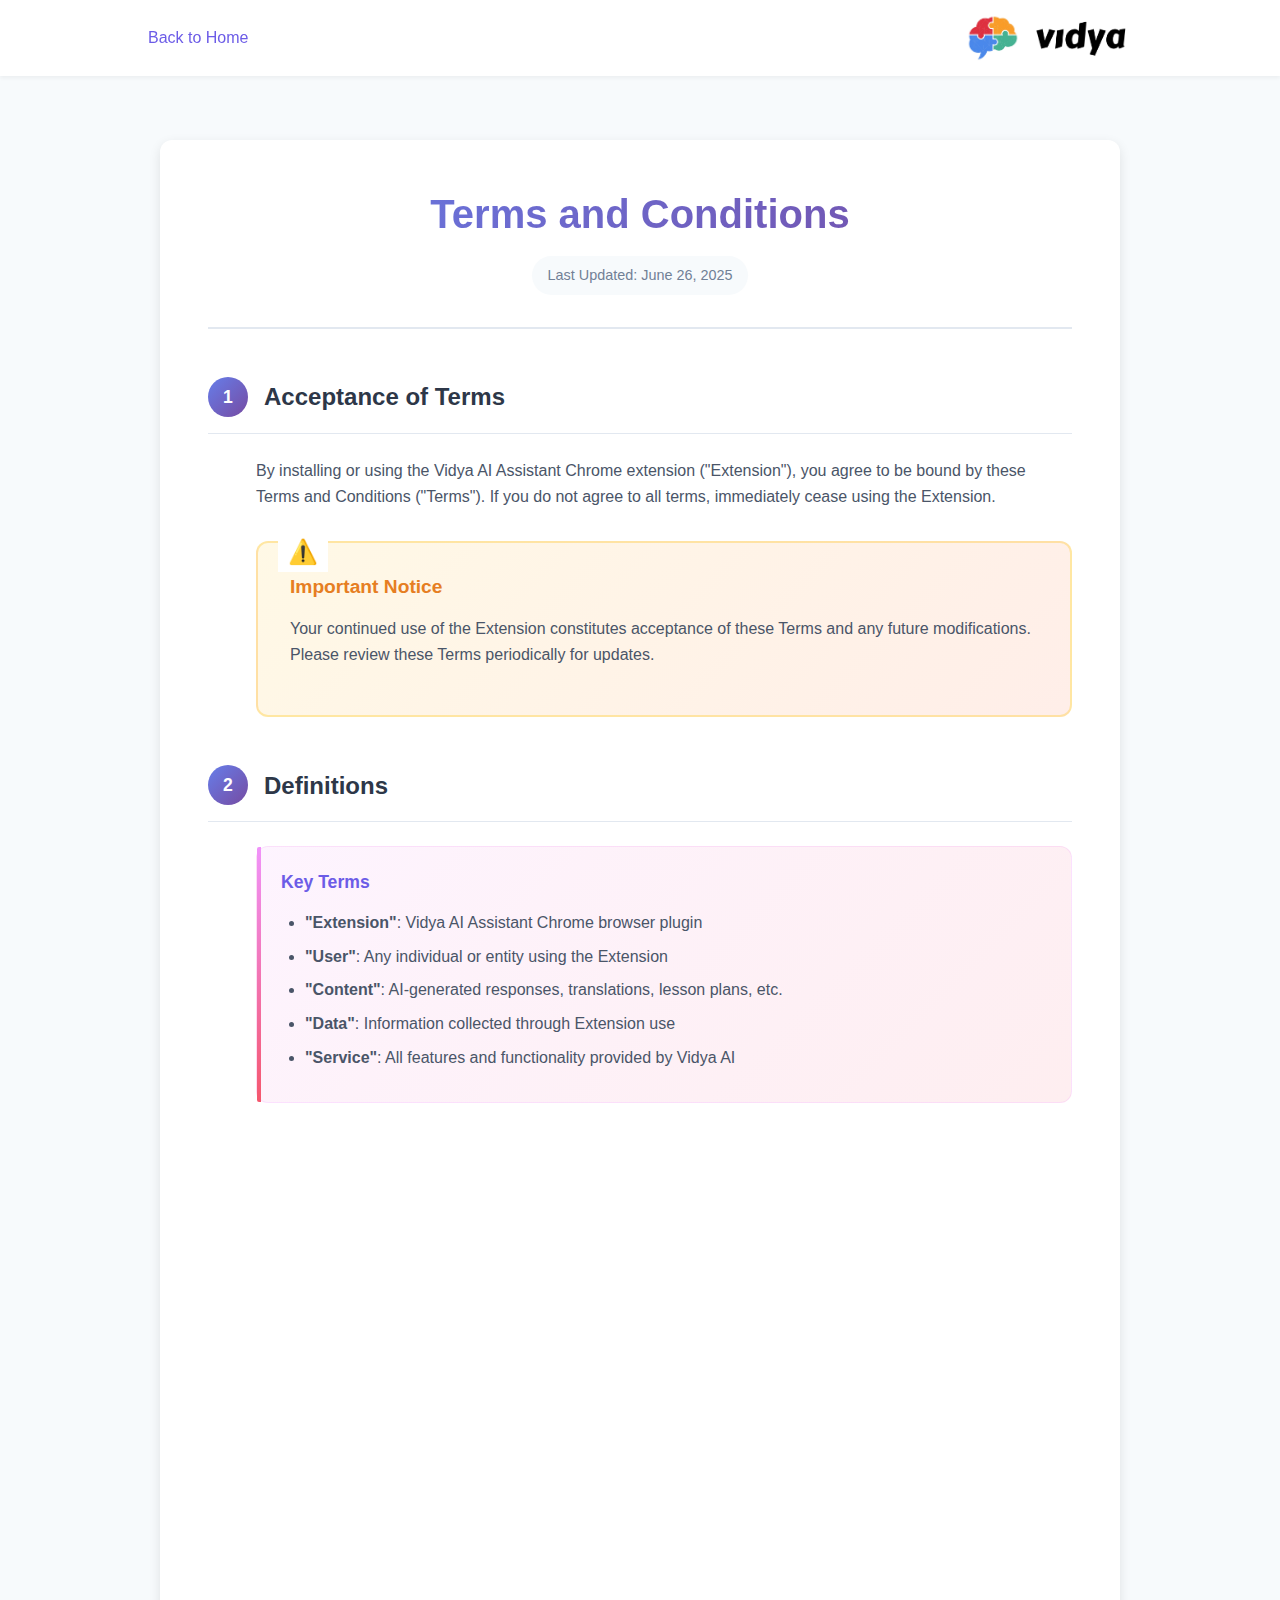
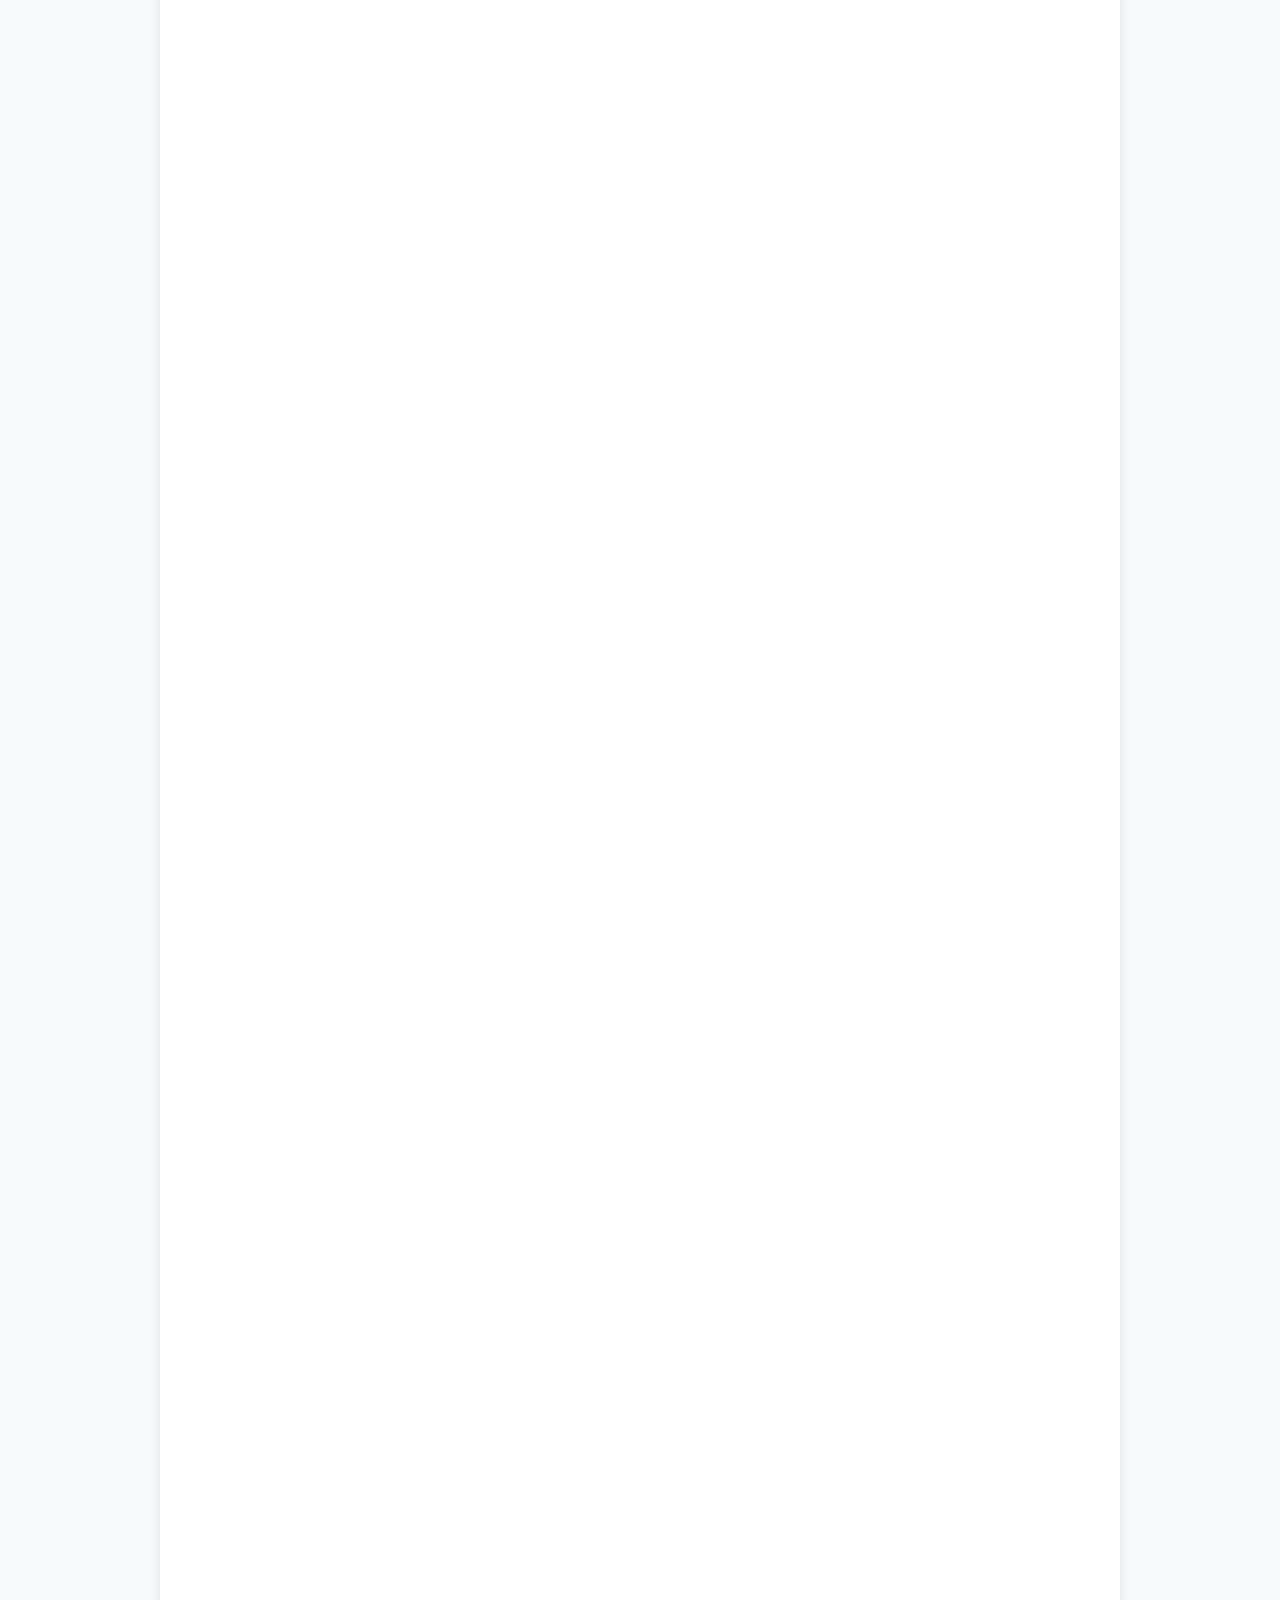
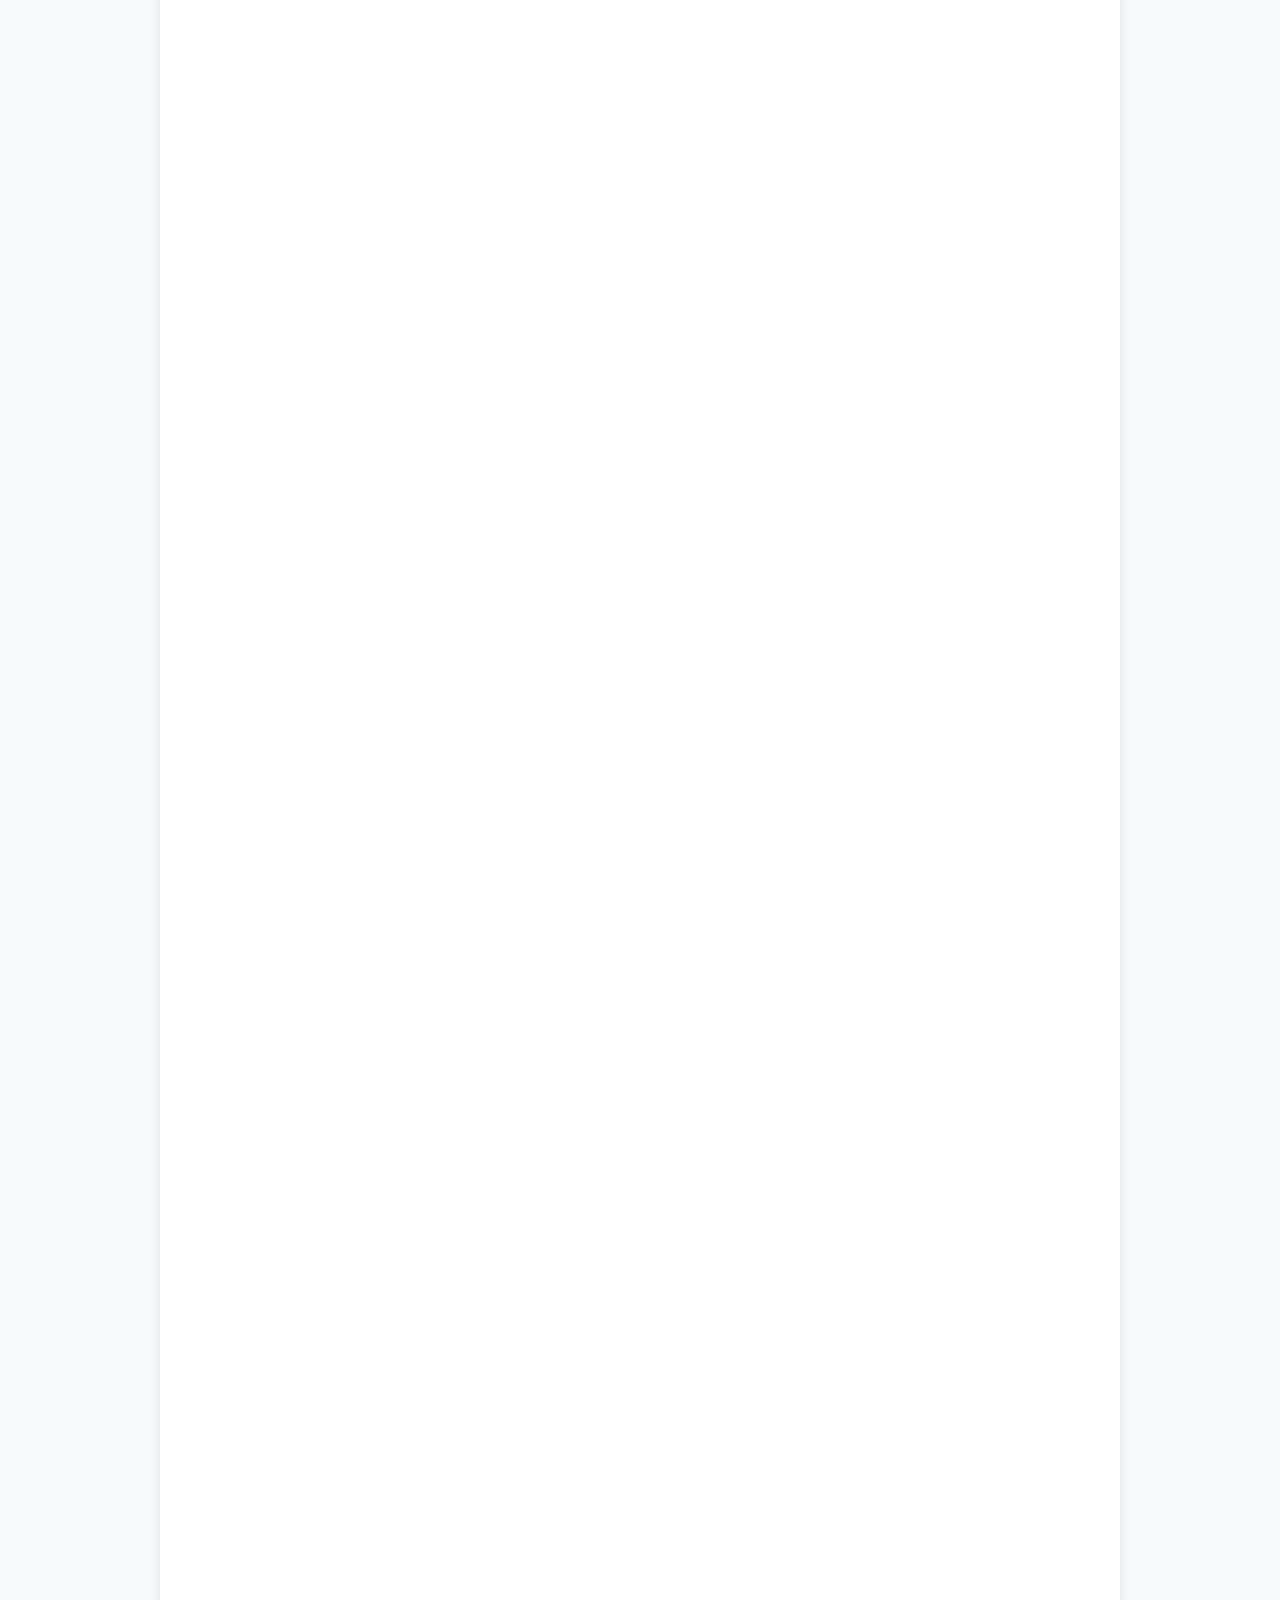
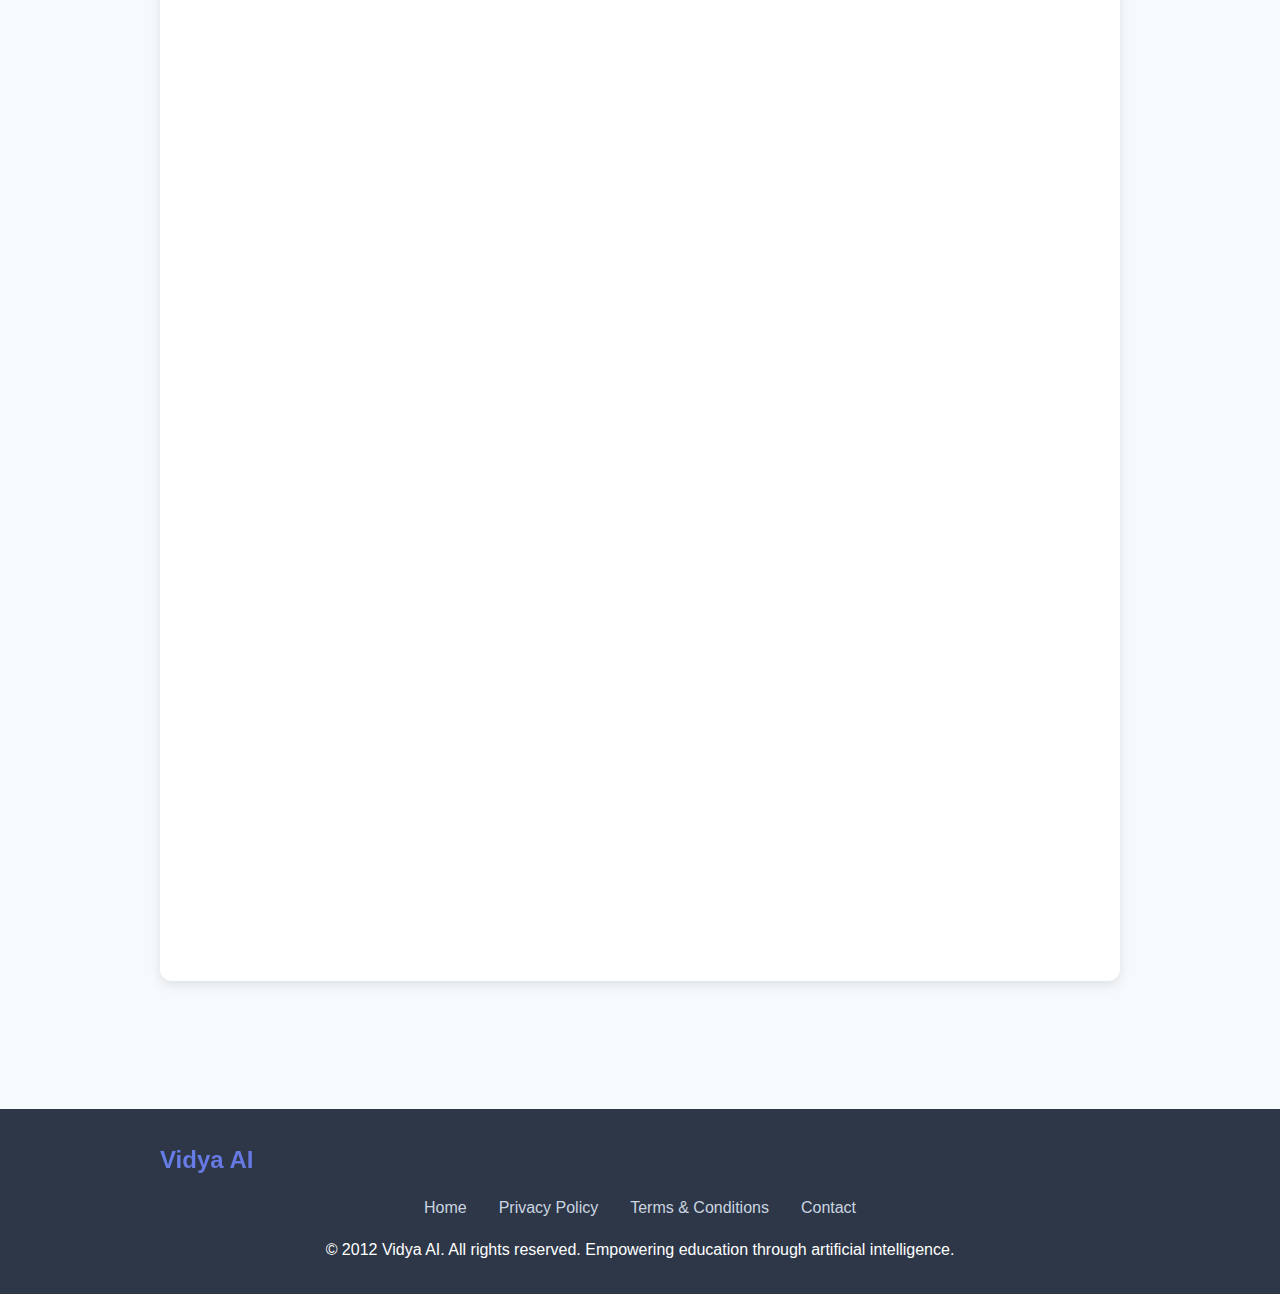
<file: terms.html>
<!DOCTYPE html>
<html lang="en">
<head>
    <meta charset="UTF-8">
    <meta name="viewport" content="width=device-width, initial-scale=1.0">
    <title>Terms and Conditions - Vidya AI</title>
    <link href="https://fonts.googleapis.com/css2?family=Google+Sans:wght@300;400;500;600;700&family=Roboto:wght@300;400;500;600&display=swap" rel="stylesheet">
    <link rel="stylesheet" href="https://cdnjs.cloudflare.com/ajax/libs/font-awesome/6.4.0/css/all.min.css">
    <style>
        * {
            margin: 0;
            padding: 0;
            box-sizing: border-box;
        }

        :root {
            --primary-gradient: linear-gradient(135deg, #667eea 0%, #764ba2 100%);
            --secondary-gradient: linear-gradient(135deg, #f093fb 0%, #f5576c 100%);
            --accent-blue: #4285f4;
            --accent-purple: #6c5ce7;
            --text-primary: #2d3748;
            --text-secondary: #4a5568;
            --text-light: #718096;
            --bg-light: #f7fafc;
            --bg-white: #ffffff;
            --border-light: #e2e8f0;
            --shadow-sm: 0 2px 4px rgba(0,0,0,0.05);
            --shadow-md: 0 4px 12px rgba(0,0,0,0.1);
            --shadow-lg: 0 8px 32px rgba(0,0,0,0.12);
            --border-radius: 12px;
        }

        body {
            font-family: 'Roboto', sans-serif;
            line-height: 1.6;
            color: var(--text-primary);
            background: var(--bg-light);
        }

        h1, h2, h3, h4, h5, h6 {
            font-family: 'Google Sans', sans-serif;
            font-weight: 600;
            line-height: 1.3;
        }

        .container {
            max-width: 1000px;
            margin: 0 auto;
            padding: 0 20px;
        }

        /* Header */
        .header {
            background: var(--bg-white);
            box-shadow: var(--shadow-sm);
            position: sticky;
            top: 0;
            z-index: 1000;
            backdrop-filter: blur(10px);
        }

        .nav {
            display: flex;
            justify-content: space-between;
            align-items: center;
            padding: 1rem 0;
        }

        .logo {
            font-size: 1.5rem;
            font-weight: 700;
            background: var(--primary-gradient);
            -webkit-background-clip: text;
            -webkit-text-fill-color: transparent;
            background-clip: text;
        }

        .nav-links {
            display: flex;
            list-style: none;
            gap: 2rem;
        }

        .nav-links a {
            text-decoration: none;
            color: var(--text-secondary);
            font-weight: 500;
            transition: color 0.3s ease;
        }

        .nav-links a:hover {
            color: var(--accent-purple);
        }

        .back-link {
            display: inline-flex;
            align-items: center;
            gap: 0.5rem;
            color: var(--accent-purple);
            text-decoration: none;
            font-weight: 500;
            transition: all 0.3s ease;
        }

        .back-link:hover {
            transform: translateX(-3px);
        }

        /* Main Content */
        .main-content {
            padding: 2rem 0 4rem;
        }

        .terms-container {
            background: var(--bg-white);
            border-radius: var(--border-radius);
            box-shadow: var(--shadow-md);
            padding: 3rem;
            margin-top: 2rem;
        }

        .page-header {
            text-align: center;
            margin-bottom: 3rem;
            padding-bottom: 2rem;
            border-bottom: 2px solid var(--border-light);
        }

        .page-header h1 {
            font-size: 2.5rem;
            margin-bottom: 1rem;
            background: var(--primary-gradient);
            -webkit-background-clip: text;
            -webkit-text-fill-color: transparent;
            background-clip: text;
        }

        .last-updated {
            color: var(--text-light);
            font-size: 0.9rem;
            background: var(--bg-light);
            padding: 0.5rem 1rem;
            border-radius: 20px;
            display: inline-block;
        }

        /* Table of Contents */
        .toc {
            background: linear-gradient(135deg, rgba(102, 126, 234, 0.05), rgba(118, 75, 162, 0.05));
            border: 1px solid rgba(102, 126, 234, 0.1);
            border-radius: var(--border-radius);
            padding: 2rem;
            margin-bottom: 3rem;
        }

        .toc h3 {
            color: var(--accent-purple);
            margin-bottom: 1rem;
            font-size: 1.2rem;
        }

        .toc-list {
            list-style: none;
            display: grid;
            grid-template-columns: repeat(auto-fit, minmax(300px, 1fr));
            gap: 0.5rem;
        }

        .toc-list li {
            padding: 0.5rem 0;
        }

        .toc-list a {
            color: var(--text-primary);
            text-decoration: none;
            font-weight: 500;
            transition: all 0.3s ease;
            display: flex;
            align-items: center;
            gap: 0.5rem;
        }

        .toc-list a:hover {
            color: var(--accent-purple);
            transform: translateX(5px);
        }

        .toc-list a::before {
            content: '→';
            color: var(--accent-purple);
            font-weight: bold;
        }

        /* Sections */
        .section {
            margin-bottom: 3rem;
            scroll-margin-top: 80px;
        }

        .section-header {
            display: flex;
            align-items: center;
            gap: 1rem;
            margin-bottom: 1.5rem;
            padding-bottom: 1rem;
            border-bottom: 1px solid var(--border-light);
        }

        .section-number {
            background: var(--primary-gradient);
            color: white;
            width: 40px;
            height: 40px;
            border-radius: 50%;
            display: flex;
            align-items: center;
            justify-content: center;
            font-weight: 700;
            font-size: 1.1rem;
            flex-shrink: 0;
        }

        .section h2 {
            color: var(--text-primary);
            font-size: 1.5rem;
            margin: 0;
        }

        .section-content {
            padding-left: 3rem;
        }

        .section p {
            margin-bottom: 1rem;
            color: var(--text-secondary);
        }

        .section ul {
            margin: 1rem 0;
            padding-left: 1.5rem;
        }

        .section li {
            margin-bottom: 0.5rem;
            color: var(--text-secondary);
        }

        /* Highlight Boxes */
        .highlight-box {
            background: linear-gradient(135deg, rgba(240, 147, 251, 0.1), rgba(245, 87, 108, 0.1));
            border: 1px solid rgba(240, 147, 251, 0.2);
            border-radius: var(--border-radius);
            padding: 1.5rem;
            margin: 1.5rem 0;
            position: relative;
        }

        .highlight-box::before {
            content: '';
            position: absolute;
            top: 0;
            left: 0;
            width: 4px;
            height: 100%;
            background: var(--secondary-gradient);
            border-radius: 2px 0 0 2px;
        }

        .highlight-box h4 {
            color: var(--accent-purple);
            margin-bottom: 1rem;
            font-size: 1.1rem;
        }

        .highlight-box ul {
            margin-bottom: 0;
        }

        /* Important Notice */
        .important-notice {
            background: linear-gradient(135deg, rgba(255, 193, 7, 0.1), rgba(255, 87, 34, 0.1));
            border: 2px solid rgba(255, 193, 7, 0.3);
            border-radius: var(--border-radius);
            padding: 2rem;
            margin: 2rem 0;
            position: relative;
        }

        .important-notice::before {
            content: '⚠️';
            position: absolute;
            top: -10px;
            left: 20px;
            background: var(--bg-white);
            padding: 0 10px;
            font-size: 1.5rem;
        }

        .important-notice h4 {
            color: #e67e22;
            margin-bottom: 1rem;
            font-size: 1.2rem;
        }

        /* Contact Section */
        .contact-section {
            background: var(--bg-light);
            border-radius: var(--border-radius);
            padding: 2rem;
            margin: 3rem 0;
            text-align: center;
        }

        .contact-section h3 {
            color: var(--accent-purple);
            margin-bottom: 1rem;
        }

        .contact-info {
            display: flex;
            justify-content: center;
            gap: 2rem;
            flex-wrap: wrap;
            margin-top: 1rem;
        }

        .contact-item {
            display: flex;
            align-items: center;
            gap: 0.5rem;
            color: var(--text-secondary);
            font-weight: 500;
        }

        .contact-item i {
            color: var(--accent-purple);
        }

        /* Footer */
        .footer {
            background: var(--text-primary);
            color: white;
            padding: 2rem 0;
            margin-top: 4rem;
        }

        .footer-content {
            text-align: center;
        }

        .footer .logo {
            color: white;
            margin-bottom: 1rem;
        }

        .footer-links {
            display: flex;
            justify-content: center;
            gap: 2rem;
            margin: 1rem 0;
            flex-wrap: wrap;
        }

        .footer-links a {
            color: #cbd5e0;
            text-decoration: none;
            transition: color 0.3s ease;
        }

        .footer-links a:hover {
            color: white;
        }

        /* Scroll to Top */
        .scroll-to-top {
            position: fixed;
            bottom: 2rem;
            right: 2rem;
            background: var(--primary-gradient);
            color: white;
            width: 50px;
            height: 50px;
            border-radius: 50%;
            display: flex;
            align-items: center;
            justify-content: center;
            text-decoration: none;
            box-shadow: var(--shadow-lg);
            opacity: 0;
            visibility: hidden;
            transition: all 0.3s ease;
            z-index: 1000;
        }

        .scroll-to-top.visible {
            opacity: 1;
            visibility: visible;
        }

        .scroll-to-top:hover {
            transform: translateY(-3px);
            box-shadow: var(--shadow-lg);
        }

        /* Mobile Responsive */
        @media (max-width: 768px) {
            .nav-links {
                display: none;
            }

            .terms-container {
                padding: 2rem 1.5rem;
                margin-top: 1rem;
            }

            .page-header h1 {
                font-size: 2rem;
            }

            .section-content {
                padding-left: 0;
            }

            .section-header {
                flex-direction: column;
                align-items: flex-start;
                gap: 0.5rem;
            }

            .toc-list {
                grid-template-columns: 1fr;
            }

            .contact-info {
                flex-direction: column;
                gap: 1rem;
            }

            .footer-links {
                flex-direction: column;
                gap: 1rem;
            }
        }

        @media (max-width: 480px) {
            .container {
                padding: 0 15px;
            }

            .terms-container {
                padding: 1.5rem 1rem;
            }

            .page-header {
                margin-bottom: 2rem;
            }

            .page-header h1 {
                font-size: 1.8rem;
            }
        }
        /* Navbar height control */
.nav {
    min-height: 60px; /* Fixed minimum height */
    padding: 0.5rem 0; /* Reduced vertical padding */
    align-items: center; /* Ensure vertical centering */
}

/* Logo image styling */
.logo-img {
    height: 60px; /* Optimal size for navbar */
    width: auto; /* Maintain aspect ratio */
    margin-right: 10px;
    vertical-align: middle; /* Align properly with text */
}

/* Ensure logo container doesn't stretch */
.logo {
    display: flex;
    align-items: center;
    height: 100%;
}
    </style>
</head>
<body>
    <!-- Header -->
    <header class="header">
        <nav class="nav container">
            <a href="./index.html" class="back-link">
                <i class="fas fa-arrow-left"></i>
                Back to Home
            </a>
            <div class="logo"><img src="./icons/Vidya4.png" class="logo-img"><img src="./icons/Vidya5.png" class="logo-img"></div>
            
        </nav>
    </header>

    <!-- Main Content -->
    <main class="main-content">
        <div class="container">
           

            <div class="terms-container">
                <!-- Page Header -->
                <div class="page-header">
                    <h1>Terms and Conditions</h1>
                    <div class="last-updated">
                        <i class="fas fa-calendar-alt"></i>
                        Last Updated: June 26, 2025
                    </div>
                </div>

                <!-- Table of Contents -->
                <div class="toc" style="display:none;">
                    <h3><i class="fas fa-list"></i> Table of Contents</h3>
                    <ul class="toc-list">
                        <li><a href="#acceptance">Acceptance of Terms</a></li>
                        <li><a href="#definitions">Definitions</a></li>
                        <li><a href="#license">License Grant</a></li>
                        <li><a href="#responsibilities">User Responsibilities</a></li>
                        <li><a href="#privacy">Privacy & Data Handling</a></li>
                        <li><a href="#ai-content">AI-Generated Content</a></li>
                        <li><a href="#intellectual">Intellectual Property</a></li>
                        <li><a href="#payment">Payment & Subscriptions</a></li>
                        <li><a href="#limitations">Limitations & Disclaimers</a></li>
                        <li><a href="#termination">Termination</a></li>
                        <li><a href="#modifications">Modifications</a></li>
                        <li><a href="#governing">Governing Law</a></li>
                        <li><a href="#contact">Contact Information</a></li>
                    </ul>
                </div>

                <!-- Section 1: Acceptance of Terms -->
                <section class="section" id="acceptance">
                    <div class="section-header">
                        <div class="section-number">1</div>
                        <h2>Acceptance of Terms</h2>
                    </div>
                    <div class="section-content">
                        <p>By installing or using the Vidya AI Assistant Chrome extension ("Extension"), you agree to be bound by these Terms and Conditions ("Terms"). If you do not agree to all terms, immediately cease using the Extension.</p>
                        
                        <div class="important-notice">
                            <h4>Important Notice</h4>
                            <p>Your continued use of the Extension constitutes acceptance of these Terms and any future modifications. Please review these Terms periodically for updates.</p>
                        </div>
                    </div>
                </section>

                <!-- Section 2: Definitions -->
                <section class="section" id="definitions">
                    <div class="section-header">
                        <div class="section-number">2</div>
                        <h2>Definitions</h2>
                    </div>
                    <div class="section-content">
                        <div class="highlight-box">
                            <h4>Key Terms</h4>
                            <ul>
                                <li><strong>"Extension"</strong>: Vidya AI Assistant Chrome browser plugin</li>
                                <li><strong>"User"</strong>: Any individual or entity using the Extension</li>
                                <li><strong>"Content"</strong>: AI-generated responses, translations, lesson plans, etc.</li>
                                <li><strong>"Data"</strong>: Information collected through Extension use</li>
                                <li><strong>"Service"</strong>: All features and functionality provided by Vidya AI</li>
                            </ul>
                        </div>
                    </div>
                </section>

                <!-- Section 3: License Grant -->
                <section class="section" id="license">
                    <div class="section-header">
                        <div class="section-number">3</div>
                        <h2>License Grant</h2>
                    </div>
                    <div class="section-content">
                        <p>Subject to compliance with these Terms, we grant you a limited, non-exclusive, non-transferable license to:</p>
                        <ul>
                            <li>Install and use the Extension for personal/educational purposes</li>
                            <li>Access AI-generated educational content</li>
                            <li>Utilize translation and learning assistance features</li>
                        </ul>
                        <p>This license does not include the right to distribute, modify, or reverse engineer the Extension.</p>
                    </div>
                </section>

                <!-- Section 4: User Responsibilities -->
                <section class="section" id="responsibilities">
                    <div class="section-header">
                        <div class="section-number">4</div>
                        <h2>User Responsibilities</h2>
                    </div>
                    <div class="section-content">
                        <p>You agree to:</p>
                        <div class="highlight-box">
                            <h4>Your Commitments</h4>
                            <ul>
                                <li><strong>Account Security</strong>: Maintain confidentiality of login credentials</li>
                                <li><strong>Lawful Use</strong>: Not use the Extension for illegal activities or content generation</li>
                                <li><strong>Age Requirement</strong>: Be at least 13 years old (or have parental consent if younger)</li>
                                <li><strong>Content Ownership</strong>: Ensure any inputted text doesn't violate third-party rights</li>
                                <li><strong>Respect Usage Limits</strong>: Use the service reasonably without excessive automated requests</li>
                            </ul>
                        </div>
                    </div>
                </section>

                <!-- Section 5: Privacy & Data Handling -->
                <section class="section" id="privacy">
                    <div class="section-header">
                        <div class="section-number">5</div>
                        <h2>Privacy & Data Handling</h2>
                    </div>
                    <div class="section-content">
                        <div class="highlight-box">
                            <h4>Data Collection</h4>
                            <p>We collect:</p>
                            <ul>
                                <li>Email addresses during registration</li>
                                <li>Usage patterns (e.g., feature frequency)</li>
                                <li>Page content accessed via our analysis system</li>
                                <li>Voice inputs for processing (not stored)</li>
                            </ul>
                        </div>
                        
                        <div class="highlight-box">
                            <h4>Data Usage</h4>
                            <p>Collected data is used to:</p>
                            <ul>
                                <li>Personalize educational content</li>
                                <li>Improve AI response quality</li>
                                <li>Troubleshoot technical issues</li>
                                <li>Analyze usage patterns for service improvement</li>
                            </ul>
                        </div>
                        
                        <p><strong>Third Parties:</strong> Google Sheets integration (for allowed emails) is subject to Google's Privacy Policy. Refer to our separate Privacy Policy for full details.</p>
                    </div>
                </section>

                <!-- Section 6: AI-Generated Content -->
                <section class="section" id="ai-content">
                    <div class="section-header">
                        <div class="section-number">6</div>
                        <h2>AI-Generated Content</h2>
                    </div>
                    <div class="section-content">
                        <div class="important-notice">
                            <h4>Content Accuracy Disclaimer</h4>
                            <p>AI responses may contain inaccuracies. Always verify critical information from authoritative sources.</p>
                        </div>
                        
                        <p><strong>Ownership:</strong> Users retain rights to inputted text; AI outputs are licensed for personal use only.</p>
                        
                        <div class="highlight-box">
                            <h4>Prohibited Uses</h4>
                            <ul>
                                <li>Generating illegal or academic-dishonesty content</li>
                                <li>Automated commercial content production</li>
                                <li>High-volume scraping via the Extension</li>
                                <li>Creating content that violates intellectual property rights</li>
                            </ul>
                        </div>
                    </div>
                </section>

                <!-- Section 7: Intellectual Property -->
                <section class="section" id="intellectual">
                    <div class="section-header">
                        <div class="section-number">7</div>
                        <h2>Intellectual Property</h2>
                    </div>
                    <div class="section-content">
                        <div class="highlight-box">
                            <h4>Rights Breakdown</h4>
                            <ul>
                                <li><strong>Our Rights:</strong> All Extension code, UI designs, and "Vidya" branding are owned by us</li>
                                <li><strong>Your Rights:</strong> You own content you input; we claim no rights to user-provided text</li>
                                <li><strong>AI Outputs:</strong> Generated content may incorporate third-party models (see documentation)</li>
                                <li><strong>Trademarks:</strong> "Vidya AI" and associated marks are our property</li>
                            </ul>
                        </div>
                    </div>
                </section>

                <!-- Section 8: Payment & Subscriptions -->
                <section class="section" id="payment">
                    <div class="section-header">
                        <div class="section-number">8</div>
                        <h2>Payment & Subscriptions</h2>
                    </div>
                    <div class="section-content">
                        <ul>
                            <li><strong>Free Version:</strong> Basic features available without payment</li>
                            <li><strong>Premium Features:</strong> Paid subscriptions auto-renew monthly/annually</li>
                            <li><strong>Cancellation:</strong> May cancel anytime via Chrome Web Store or account settings</li>
                            <li><strong>Refunds:</strong> Processed according to Chrome Web Store policies</li>
                        </ul>
                    </div>
                </section>

                <!-- Section 9: Limitations & Disclaimers -->
                <section class="section" id="limitations">
                    <div class="section-header">
                        <div class="section-number">9</div>
                        <h2>Limitations & Disclaimers</h2>
                    </div>
                    <div class="section-content">
                        <div class="important-notice">
                            <h4>Service Limitations</h4>
                            <ul>
                                <li><strong>Service "AS IS":</strong> No guarantees of uptime or accuracy</li>
                                <li><strong>AI Limitations:</strong> Outputs may contain biases/errors inherent in language models</li>
                                <li><strong>Educational Use:</strong> Not a substitute for professional academic advice</li>
                                <li><strong>Liability Cap:</strong> Our total liability limited to fees paid (if any) in last 6 months</li>
                            </ul>
                        </div>
                    </div>
                </section>

                <!-- Section 10: Termination -->
                <section class="section" id="termination">
                    <div class="section-header">
                        <div class="section-number">10</div>
                        <h2>Termination</h2>
                    </div>
                    <div class="section-content">
                        <p>We may terminate access if you:</p>
                        <ul>
                            <li>Violate these Terms</li>
                            <li>Engage in abusive usage (e.g., spamming API)</li>
                            <li>Attempt reverse engineering</li>
                            <li>Use the service for harmful or illegal purposes</li>
                        </ul>
                        <p>Upon termination, your right to use the Extension ceases immediately.</p>
                    </div>
                </section>

                <!-- Section 11: Modifications -->
                <section class="section" id="modifications">
                    <div class="section-header">
                        <div class="section-number">11</div>
                        <h2>Modifications</h2>
                    </div>
                    <div class="section-content">
                        <p>We may update these Terms with 30 days' notice via in-Extension notification or email. Continued use constitutes acceptance of revised Terms.</p>
                        <p>Material changes will be highlighted and may require explicit re-acceptance.</p>
                    </div>
                </section>

                <!-- Section 12: Governing Law -->
                <section class="section" id="governing">
                    <div class="section-header">
                        <div class="section-number">12</div>
                        <h2>Governing Law</h2>
                    </div>
                    <div class="section-content">
                        <ul>
                            <li>Governed by laws of India</li>
                            <li>Disputes resolved in courts of Hyderabad, Telangana</li>
                            <li>Both parties agree to attempt mediation before litigation</li>
                        </ul>
                    </div>
                </section>

                <!-- Section 13: Contact -->
                <section class="section" id="contact">
                    <div class="section-header">
                        <div class="section-number">13</div>
                        <h2>Contact Information</h2>
                    </div>
                    <div class="section-content">
                        <div class="contact-section">
                            <h3>Questions about these Terms?</h3>
                            <p>We're here to help clarify any concerns you may have.</p>
                            <div class="contact-info">
                                <div class="contact-item">
                                    <i class="fas fa-envelope"></i>
                                    <span>support@vidya.co</span>
                                </div>
                                <div class="contact-item">
                                    <i class="fas fa-globe"></i>
                                    <span>www.vidya.co</span>
                                </div>
                            </div>
                        </div>
                    </div>
                </section>

                <!-- Key Risk Disclosures -->
                <section class="section">
                    <div class="section-header">
                        <div class="section-number">⚠️</div>
                        <h2>Key Risk Disclosures</h2>
                    </div>
                    <div class="section-content">
                        <div class="important-notice">
                            <h4>Important Disclosures</h4>
                            <ul>
                                <li><strong>Page Analysis:</strong> We analyze web content you visit to provide context-aware responses</li>
                                <li><strong>Action Execution:</strong> The Extension may automatically interact with pages when instructed</li>
                                <li><strong>Voice Processing:</strong> Voice recordings are processed in real-time but not stored</li>
                                <li><strong>Student Data:</strong> We comply with FERPA - no sensitive student data is collected</li>
                            </ul>
                        </div>
                    </div>
                </section>
            </div>
        </div>
    </main>

    <!-- Footer -->
    <footer class="footer">
        <div class="container">
            <div class="footer-content">
                <div class="logo">Vidya AI</div>
                <div class="footer-links">
                    <a href="index.html">Home</a>
                    <a href="privacy.html">Privacy Policy</a>
                    <a href="terms.html">Terms & Conditions</a>
                    <a href="contact.html">Contact</a>
                </div>
                <p>&copy; 2012 Vidya AI. All rights reserved. Empowering education through artificial intelligence.</p>
            </div>
        </div>
    </footer>

    <!-- Scroll to Top -->
    <a href="#" class="scroll-to-top" id="scrollToTop">
        <i class="fas fa-chevron-up"></i>
    </a>

 <script>
    // Smooth scrolling for anchor links
document.querySelectorAll('a[href^="#"]').forEach(anchor => {
    anchor.addEventListener('click', function (e) {
        e.preventDefault();
        const target = document.querySelector(this.getAttribute('href'));
        if (target) {
            target.scrollIntoView({
                behavior: 'smooth',
                block: 'start'
            });
        }
    });
});

// Scroll to top functionality
const scrollToTopBtn = document.getElementById('scrollToTop');

window.addEventListener('scroll', function() {
    if (window.pageYOffset > 300) {
        scrollToTopBtn.classList.add('visible');
    } else {
        scrollToTopBtn.classList.remove('visible');
    }
});

scrollToTopBtn.addEventListener('click', function(e) {
    e.preventDefault();
    window.scrollTo({
        top: 0,
        behavior: 'smooth'
    });
});

// Additional enhancements

// Lazy loading for sections (optional, improves performance)
document.addEventListener('DOMContentLoaded', function() {
    const sections = document.querySelectorAll('.section');
    
    const observerOptions = {
        root: null,
        rootMargin: '0px',
        threshold: 0.1
    };

    const observer = new IntersectionObserver(function(entries, observer) {
        entries.forEach(entry => {
            if (entry.isIntersecting) {
                entry.target.classList.add('visible');
                observer.unobserve(entry.target);
            }
        });
    }, observerOptions);

    sections.forEach(section => {
        section.style.opacity = '0';
        section.style.transform = 'translateY(20px)';
        section.style.transition = 'opacity 0.5s ease, transform 0.5s ease';
        observer.observe(section);
    });
});

// Add visible class for animation when section is in view
const style = document.createElement('style');
style.innerHTML = `
    .section.visible {
        opacity: 1 !important;
        transform: translateY(0) !important;
    }
`;
document.head.appendChild(style);

// Mobile menu toggle (if needed for responsive navigation)
const navLinks = document.querySelector('.nav-links');
const toggleButton = document.createElement('button');
toggleButton.innerHTML = '<i class="fas fa-bars"></i>';
toggleButton.classList.add('mobile-toggle');
toggleButton.style.display = 'none';

document.querySelector('.nav').appendChild(toggleButton);

toggleButton.addEventListener('click', function() {
    navLinks.style.display = navLinks.style.display === 'flex' ? 'none' : 'flex';
});

// Show/hide mobile toggle button based on screen size
window.addEventListener('resize', function() {
    if (window.innerWidth <= 768) {
        toggleButton.style.display = 'block';
        navLinks.style.display = 'none';
    } else {
        toggleButton.style.display = 'none';
        navLinks.style.display = 'flex';
    }
});

// Initialize mobile menu state on page load
if (window.innerWidth <= 768) {
    toggleButton.style.display = 'block';
    navLinks.style.display = 'none';
}

// Prevent multiple rapid clicks on scroll-to-top
let isScrolling = false;
scrollToTopBtn.addEventListener('click', function(e) {
    if (isScrolling) return;
    isScrolling = true;
    e.preventDefault();
    window.scrollTo({
        top: 0,
        behavior: 'smooth'
    });
    setTimeout(() => {
        isScrolling = false;
    }, 1000);
});

// Keyboard accessibility for scroll-to-top
scrollToTopBtn.addEventListener('keydown', function(e) {
    if (e.key === 'Enter' || e.key === ' ') {
        e.preventDefault();
        window.scrollTo({
            top: 0,
            behavior: 'smooth'
        });
    }
});
 </script>
</file>
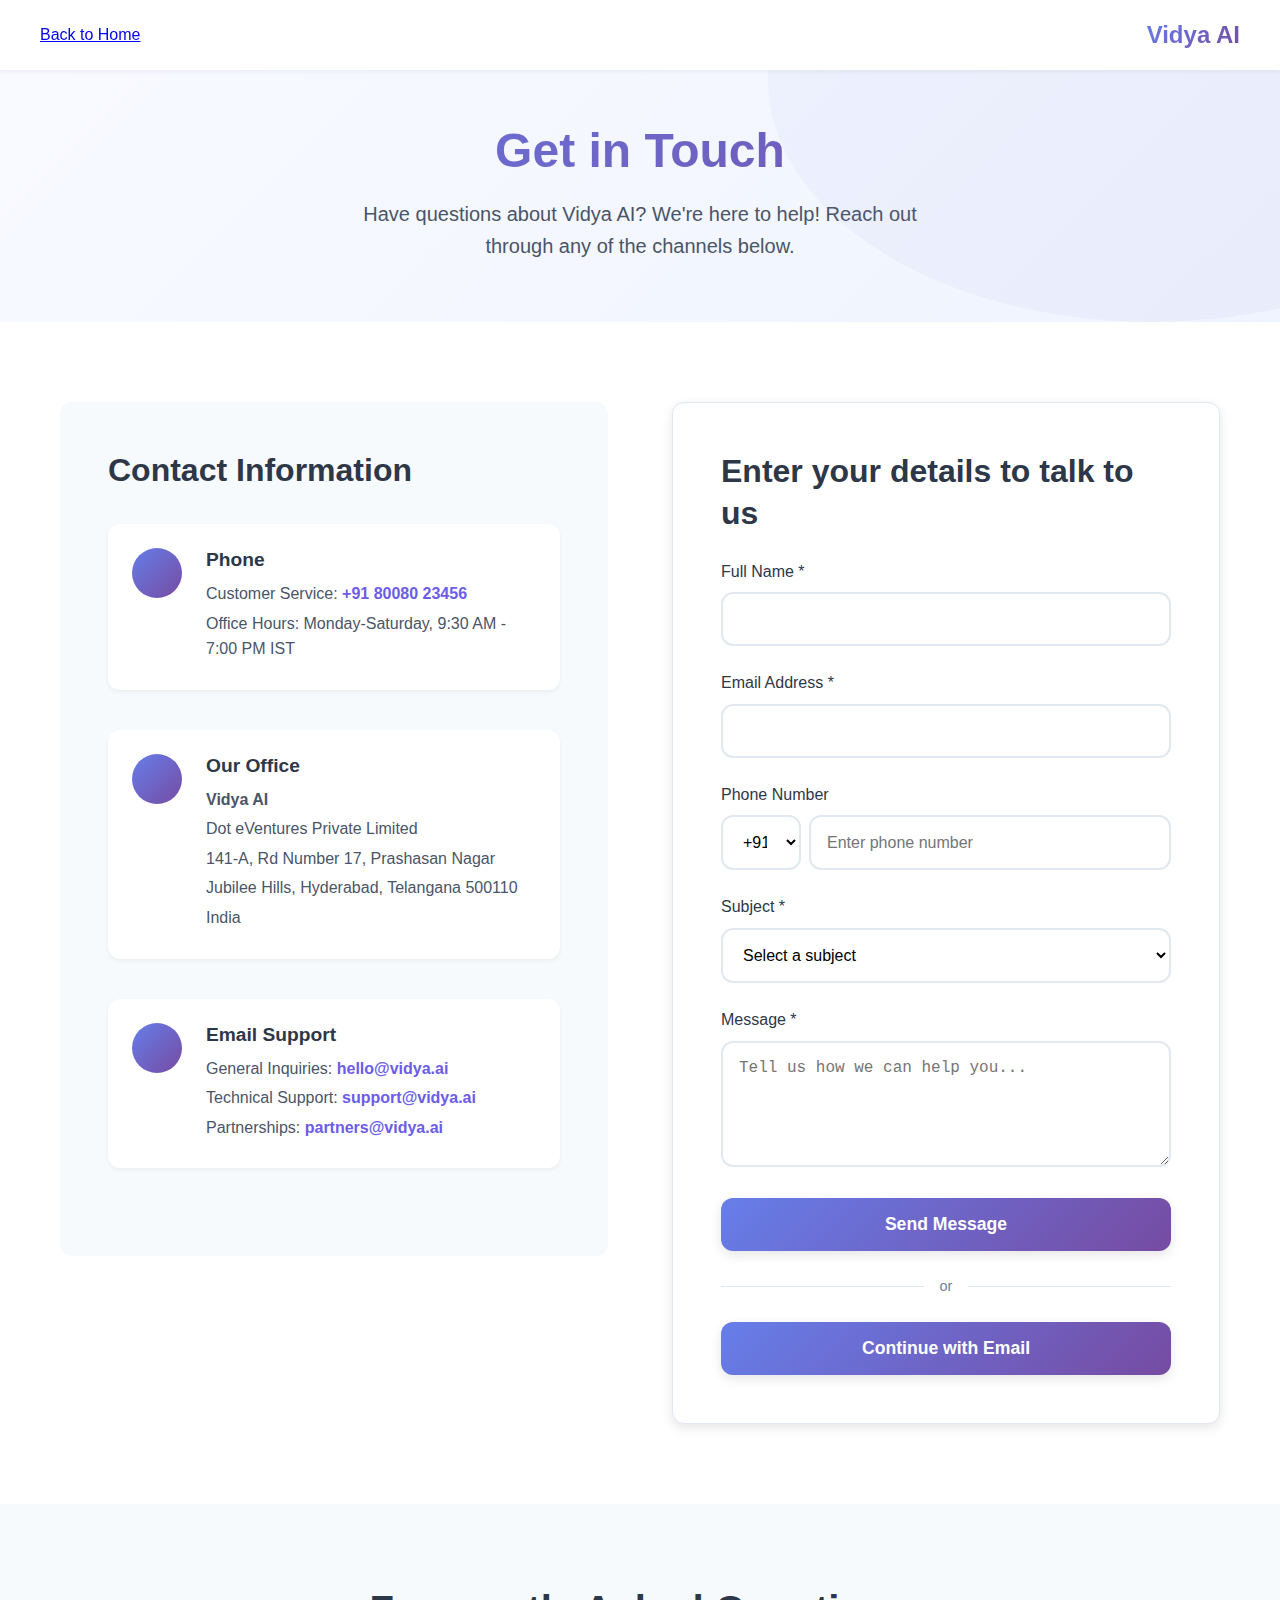
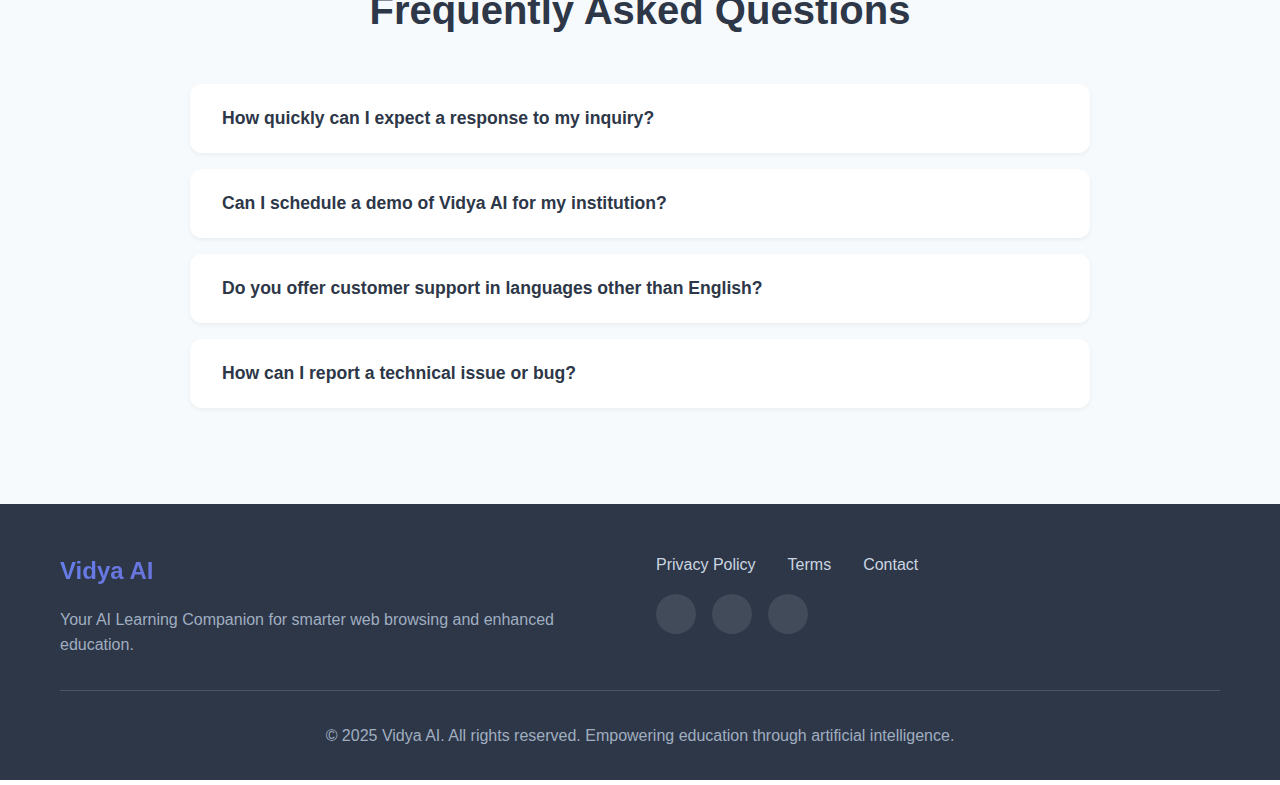
<file: Vidya/contact.html>
<!DOCTYPE html>
<html lang="en">
<head>
    <meta charset="UTF-8">
    <meta name="viewport" content="width=device-width, initial-scale=1.0">
    <title>Contact Us - Vidya AI</title>
    <link href="https://fonts.googleapis.com/css2?family=Google+Sans:wght@300;400;500;600;700&family=Roboto:wght@300;400;500;600&display=swap" rel="stylesheet">
    <link rel="stylesheet" href="https://cdnjs.cloudflare.com/ajax/libs/font-awesome/6.4.0/css/all.min.css">
    <style>
        * {
            margin: 0;
            padding: 0;
            box-sizing: border-box;
        }

        :root {
            --primary-gradient: linear-gradient(135deg, #667eea 0%, #764ba2 100%);
            --secondary-gradient: linear-gradient(135deg, #f093fb 0%, #f5576c 100%);
            --accent-blue: #4285f4;
            --accent-purple: #6c5ce7;
            --text-primary: #2d3748;
            --text-secondary: #4a5568;
            --text-light: #718096;
            --bg-light: #f7fafc;
            --bg-white: #ffffff;
            --border-light: #e2e8f0;
            --shadow-sm: 0 2px 4px rgba(0,0,0,0.05);
            --shadow-md: 0 4px 12px rgba(0,0,0,0.1);
            --shadow-lg: 0 8px 32px rgba(0,0,0,0.12);
            --border-radius: 12px;
        }

        body {
            font-family: 'Roboto', sans-serif;
            line-height: 1.6;
            color: var(--text-primary);
            overflow-x: hidden;
        }

        h1, h2, h3, h4, h5, h6 {
            font-family: 'Google Sans', sans-serif;
            font-weight: 600;
            line-height: 1.3;
        }

        .container {
            max-width: 1200px;
            margin: 0 auto;
            padding: 0 20px;
        }

        /* Header */
        .header {
            background: var(--bg-white);
            box-shadow: var(--shadow-sm);
            position: fixed;
            top: 0;
            left: 0;
            right: 0;
            z-index: 1000;
            backdrop-filter: blur(10px);
        }

        .nav {
            display: flex;
            justify-content: space-between;
            align-items: center;
            padding: 1rem 0;
        }

        .logo {
            font-size: 1.5rem;
            font-weight: 700;
            background: var(--primary-gradient);
            -webkit-background-clip: text;
            -webkit-text-fill-color: transparent;
            background-clip: text;
            text-decoration: none;
        }

        .nav-links {
            display: flex;
            list-style: none;
            gap: 2rem;
        }

        .nav-links a {
            text-decoration: none;
            color: var(--text-secondary);
            font-weight: 500;
            transition: color 0.3s ease;
        }

        .nav-links a:hover {
            color: var(--accent-purple);
        }

        /* Hero Section */
        .hero {
            padding: 120px 0 60px;
            background: linear-gradient(135deg, #f8faff 0%, #f0f4ff 100%);
            position: relative;
            overflow: hidden;
            text-align: center;
        }

        .hero::before {
            content: '';
            position: absolute;
            top: -50%;
            right: -20%;
            width: 60%;
            height: 150%;
            background: var(--primary-gradient);
            opacity: 0.05;
            border-radius: 50%;
            animation: float 6s ease-in-out infinite;
        }

        @keyframes float {
            0%, 100% { transform: translateY(0px) rotate(0deg); }
            50% { transform: translateY(-20px) rotate(5deg); }
        }

        .hero h1 {
            font-size: 3rem;
            font-weight: 700;
            margin-bottom: 1rem;
            background: var(--primary-gradient);
            -webkit-background-clip: text;
            -webkit-text-fill-color: transparent;
            background-clip: text;
        }

        .hero p {
            font-size: 1.25rem;
            color: var(--text-secondary);
            max-width: 600px;
            margin: 0 auto;
        }

        /* Contact Section */
        .contact-section {
            padding: 80px 0;
            background: var(--bg-white);
        }

        .contact-grid {
            display: grid;
            grid-template-columns: 1fr 1fr;
            gap: 4rem;
            align-items: start;
        }

        .contact-info {
            background: var(--bg-light);
            padding: 3rem;
            border-radius: var(--border-radius);
            height: fit-content;
        }

        .contact-info h2 {
            font-size: 2rem;
            margin-bottom: 2rem;
            color: var(--text-primary);
        }

        .contact-item {
            display: flex;
            align-items: flex-start;
            gap: 1.5rem;
            margin-bottom: 2.5rem;
            padding: 1.5rem;
            background: var(--bg-white);
            border-radius: var(--border-radius);
            box-shadow: var(--shadow-sm);
            transition: all 0.3s ease;
        }

        .contact-item:hover {
            transform: translateY(-2px);
            box-shadow: var(--shadow-md);
        }

        .contact-icon {
            width: 50px;
            height: 50px;
            background: var(--primary-gradient);
            border-radius: 50%;
            display: flex;
            align-items: center;
            justify-content: center;
            color: white;
            font-size: 1.2rem;
            flex-shrink: 0;
        }

        .contact-details h3 {
            font-size: 1.2rem;
            margin-bottom: 0.5rem;
            color: var(--text-primary);
        }

        .contact-details p {
            color: var(--text-secondary);
            margin-bottom: 0.25rem;
        }

        .contact-details .highlight {
            color: var(--accent-purple);
            font-weight: 600;
        }

        /* Contact Form */
        .contact-form {
            background: var(--bg-white);
            padding: 3rem;
            border-radius: var(--border-radius);
            box-shadow: var(--shadow-md);
            border: 1px solid var(--border-light);
        }

        .contact-form h2 {
            font-size: 2rem;
            margin-bottom: 1.5rem;
            color: var(--text-primary);
        }

        .form-group {
            margin-bottom: 1.5rem;
        }

        .form-group label {
            display: block;
            margin-bottom: 0.5rem;
            font-weight: 500;
            color: var(--text-primary);
        }

        .form-control {
            width: 100%;
            padding: 1rem;
            border: 2px solid var(--border-light);
            border-radius: var(--border-radius);
            font-size: 1rem;
            transition: all 0.3s ease;
            background: var(--bg-white);
        }

        .form-control:focus {
            outline: none;
            border-color: var(--accent-purple);
            box-shadow: 0 0 0 3px rgba(108, 92, 231, 0.1);
        }

        .phone-input-group {
            display: flex;
            gap: 0.5rem;
        }

        .country-code {
            width: 80px;
            flex-shrink: 0;
        }

        .btn-primary {
            background: var(--primary-gradient);
            color: white;
            padding: 1rem 2rem;
            border: none;
            border-radius: var(--border-radius);
            font-size: 1.1rem;
            font-weight: 600;
            cursor: pointer;
            transition: all 0.3s ease;
            box-shadow: var(--shadow-md);
            width: 100%;
        }

        .btn-primary:hover {
            transform: translateY(-2px);
            box-shadow: var(--shadow-lg);
        }

        .divider {
            display: flex;
            align-items: center;
            margin: 1.5rem 0;
            color: var(--text-light);
        }

        .divider::before,
        .divider::after {
            content: '';
            flex: 1;
            height: 1px;
            background: var(--border-light);
        }

        .divider span {
            padding: 0 1rem;
            font-size: 0.9rem;
        }

        /* FAQ Section */
        .faq {
            padding: 80px 0;
            background: var(--bg-light);
        }

        .section-header {
            text-align: center;
            margin-bottom: 3rem;
        }

        .section-header h2 {
            font-size: 2.5rem;
            margin-bottom: 1rem;
            color: var(--text-primary);
        }

        .faq-accordion {
            max-width: 900px;
            margin: 0 auto;
        }

        .faq-item {
            background: var(--bg-white);
            border-radius: var(--border-radius);
            margin-bottom: 1rem;
            overflow: hidden;
            box-shadow: var(--shadow-sm);
            transition: all 0.3s ease;
        }

        .faq-item:hover {
            box-shadow: var(--shadow-md);
        }

        .faq-question {
            width: 100%;
            padding: 1.5rem 2rem;
            background: none;
            border: none;
            text-align: left;
            font-size: 1.1rem;
            font-weight: 600;
            color: var(--text-primary);
            cursor: pointer;
            display: flex;
            justify-content: space-between;
            align-items: center;
            transition: color 0.3s ease;
        }

        .faq-question:hover {
            color: var(--accent-purple);
        }

        .faq-answer {
            max-height: 0;
            overflow: hidden;
            transition: max-height 0.3s ease;
            color: var(--text-secondary);
            background: var(--bg-light);
        }

        .faq-answer.active {
            max-height: 300px;
            padding: 1.5rem 2rem;
        }

        .faq-answer p {
            line-height: 1.6;
        }

        /* Footer */
        .footer {
            background: var(--text-primary);
            color: white;
            padding: 3rem 0 2rem;
        }

        .footer-content {
            display: grid;
            grid-template-columns: repeat(auto-fit, minmax(250px, 1fr));
            gap: 2rem;
            margin-bottom: 2rem;
        }

        .footer-links {
            display: flex;
            gap: 2rem;
            flex-wrap: wrap;
        }

        .footer-links a {
            color: #cbd5e0;
            text-decoration: none;
            transition: color 0.3s ease;
        }

        .footer-links a:hover {
            color: white;
        }

        .social-icons {
            display: flex;
            gap: 1rem;
        }

        .social-icon {
            width: 40px;
            height: 40px;
            background: rgba(255,255,255,0.1);
            border-radius: 50%;
            display: flex;
            align-items: center;
            justify-content: center;
            color: white;
            text-decoration: none;
            transition: all 0.3s ease;
        }

        .social-icon:hover {
            background: var(--accent-purple);
            transform: translateY(-2px);
        }

        .footer-bottom {
            text-align: center;
            padding-top: 2rem;
            border-top: 1px solid #4a5568;
            color: #a0aec0;
        }

        /* Responsive Design */
        @media (max-width: 768px) {
            .hero h1 {
                font-size: 2.5rem;
            }

            .nav-links {
                display: none;
            }

            .contact-grid {
                grid-template-columns: 1fr;
                gap: 2rem;
            }

            .contact-form,
            .contact-info {
                padding: 2rem;
            }

            .phone-input-group {
                flex-direction: column;
            }

            .country-code {
                width: 100%;
            }
        }

        @media (max-width: 480px) {
            .container {
                padding: 0 15px;
            }

            .hero h1 {
                font-size: 2rem;
            }

            .section-header h2 {
                font-size: 2rem;
            }

            .contact-form,
            .contact-info {
                padding: 1.5rem;
            }
        }
    </style>
</head>
<body>
    <!-- Header -->
    <header class="header">
        <nav class="nav container">
            <a href="./index.html" class="back-link">
                <i class="fas fa-arrow-left"></i>
                Back to Home
            </a>
            <a href="./index.html" class="logo">Vidya AI</a>
            
        </nav>
    </header>

    <!-- Hero Section -->
    <section class="hero">
        <div class="container">
            <h1>Get in Touch</h1>
            <p>Have questions about Vidya AI? We're here to help! Reach out through any of the channels below.</p>
        </div>
    </section>

    <!-- Contact Section -->
    <section class="contact-section">
        <div class="container">
            <div class="contact-grid">
                <!-- Contact Information -->
                <div class="contact-info">
                    <h2>Contact Information</h2>
                    
                    <div class="contact-item">
                        <div class="contact-icon">
                            <i class="fas fa-phone"></i>
                        </div>
                        <div class="contact-details">
                            <h3>Phone</h3>
                            <p>Customer Service: <span class="highlight">+91 80080 23456</span></p>
                            <p>Office Hours: Monday-Saturday, 9:30 AM - 7:00 PM IST</p>
                        </div>
                    </div>

                    <div class="contact-item">
                        <div class="contact-icon">
                            <i class="fas fa-map-marker-alt"></i>
                        </div>
                        <div class="contact-details">
                            <h3>Our Office</h3>
                            <p><strong>Vidya AI</strong></p>
                            <p>Dot eVentures Private Limited</p>
                            <p>141-A, Rd Number 17, Prashasan Nagar</p>
                            <p>Jubilee Hills, Hyderabad, Telangana 500110</p>
                            <p>India</p>
                        </div>
                    </div>

                    <div class="contact-item">
                        <div class="contact-icon">
                            <i class="fas fa-envelope"></i>
                        </div>
                        <div class="contact-details">
                            <h3>Email Support</h3>
                            <p>General Inquiries: <span class="highlight">hello@vidya.ai</span></p>
                            <p>Technical Support: <span class="highlight">support@vidya.ai</span></p>
                            <p>Partnerships: <span class="highlight">partners@vidya.ai</span></p>
                        </div>
                    </div>
                </div>

                <!-- Contact Form -->
                <div class="contact-form">
                    <h2>Enter your details to talk to us</h2>
                    <form id="contactForm">
                        <div class="form-group">
                            <label for="name">Full Name *</label>
                            <input type="text" id="name" class="form-control" required>
                        </div>

                        <div class="form-group">
                            <label for="email">Email Address *</label>
                            <input type="email" id="email" class="form-control" required>
                        </div>

                        <div class="form-group">
                            <label for="phone">Phone Number</label>
                            <div class="phone-input-group">
                                <select class="form-control country-code">
                                    <option value="+91">+91</option>
                                    <option value="+1">+1</option>
                                    <option value="+44">+44</option>
                                    <option value="+86">+86</option>
                                </select>
                                <input type="tel" id="phone" class="form-control" placeholder="Enter phone number">
                            </div>
                        </div>

                        <div class="form-group">
                            <label for="subject">Subject *</label>
                            <select id="subject" class="form-control" required>
                                <option value="">Select a subject</option>
                                <option value="general">General Inquiry</option>
                                <option value="technical">Technical Support</option>
                                <option value="partnership">Partnership Opportunity</option>
                                <option value="demo">Request Demo</option>
                                <option value="feedback">Feedback</option>
                            </select>
                        </div>

                        <div class="form-group">
                            <label for="message">Message *</label>
                            <textarea id="message" class="form-control" rows="5" placeholder="Tell us how we can help you..." required></textarea>
                        </div>

                        <button type="submit" class="btn-primary">
                            Send Message
                        </button>

                        <div class="divider">
                            <span>or</span>
                        </div>

                        <button type="button" class="btn-primary" onclick="window.location.href='mailto:hello@vidya.ai'">
                            <i class="fas fa-envelope"></i> Continue with Email
                        </button>
                    </form>
                </div>
            </div>
        </div>
    </section>

    <!-- FAQ Section -->
    <section class="faq">
        <div class="container">
            <div class="section-header">
                <h2>Frequently Asked Questions</h2>
            </div>
            <div class="faq-accordion">
                <div class="faq-item">
                    <button class="faq-question" onclick="toggleFAQ(this)">
                        How quickly can I expect a response to my inquiry?
                        <i class="fas fa-chevron-down"></i>
                    </button>
                    <div class="faq-answer">
                        <p>We typically respond to all inquiries within 24-48 hours during business days. For urgent technical issues, please use the technical support email for faster assistance.</p>
                    </div>
                </div>

                <div class="faq-item">
                    <button class="faq-question" onclick="toggleFAQ(this)">
                        Can I schedule a demo of Vidya AI for my institution?
                        <i class="fas fa-chevron-down"></i>
                    </button>
                    <div class="faq-answer">
                        <p>Absolutely! Educational institutions can request a personalized demo by emailing partners@vidya.ai with your institution details and preferred date/time for the demo.</p>
                    </div>
                </div>

                <div class="faq-item">
                    <button class="faq-question" onclick="toggleFAQ(this)">
                        Do you offer customer support in languages other than English?
                        <i class="fas fa-chevron-down"></i>
                    </button>
                    <div class="faq-answer">
                        <p>Yes, we currently offer customer support in English, Hindi, and Telugu. Please specify your preferred language when contacting us.</p>
                    </div>
                </div>

                <div class="faq-item">
                    <button class="faq-question" onclick="toggleFAQ(this)">
                        How can I report a technical issue or bug?
                        <i class="fas fa-chevron-down"></i>
                    </button>
                    <div class="faq-answer">
                        <p>Technical issues can be reported to support@vidya.ai. Please include details such as the device you're using, browser version, steps to reproduce the issue, and screenshots if possible.</p>
                    </div>
                </div>
            </div>
        </div>
    </section>

    <!-- Footer -->
    <footer class="footer">
        <div class="container">
            <div class="footer-content">
                <div>
                    <div class="logo" style="color: white; margin-bottom: 1rem;">Vidya AI</div>
                    <p style="color: #a0aec0;">Your AI Learning Companion for smarter web browsing and enhanced education.</p>
                </div>
                <div>
                    <div class="footer-links">
                        <a href="/privacy">Privacy Policy</a>
                        <a href="/terms">Terms</a>
                        <a href="/contact">Contact</a>
                    </div>
                    <div class="social-icons" style="margin-top: 1rem;">
                        <a href="#" class="social-icon">
                            <i class="fab fa-twitter"></i>
                        </a>
                        <a href="#" class="social-icon">
                            <i class="fab fa-facebook"></i>
                        </a>
                        <a href="#" class="social-icon">
                            <i class="fab fa-instagram"></i>
                        </a>
                    </div>
                </div>
            </div>
            <div class="footer-bottom">
                <p>&copy; 2025 Vidya AI. All rights reserved. Empowering education through artificial intelligence.</p>
            </div>
        </div>
    </footer>

    <script>
        function toggleFAQ(button) {
            const answer = button.nextElementSibling;
            const icon = button.querySelector('i');
            
            // Close all other FAQ items
            document.querySelectorAll('.faq-answer').forEach(item => {
                if (item !== answer) {
                    item.classList.remove('active');
                    item.previousElementSibling.querySelector('i').style.transform = 'rotate(0deg)';
                }
            });
            
            // Toggle current item
            answer.classList.toggle('active');
            icon.style.transform = answer.classList.contains('active') ? 'rotate(180deg)' : 'rotate(0deg)';
            icon.style.transition = 'transform 0.3s ease';
        }

        // Form submission handler
        document.getElementById('contactForm').addEventListener('submit', function(e) {
            e.preventDefault();
            
            // Get form data
            const formData = new FormData(this);
            const name = document.getElementById('name').value;
            const email = document.getElementById('email').value;
            const phone = document.getElementById('phone').value;
            const countryCode = document.querySelector('.country-code').value;
            const subject = document.getElementById('subject').value;
            const message = document.getElementById('message').value;
            
            // Basic validation
            if (!name || !email || !subject || !message) {
                alert('Please fill in all required fields.');
                return;
            }
            
            // Here you would typically send the data to your server
            alert('Thank you for your message! We will get back to you within 24-48 hours.');
            
            // Reset form
            this.reset();
        });

        // Add scroll effect to navbar
        window.addEventListener('scroll', function() {
            const header = document.querySelector('.header');
            if (window.scrollY > 100) {
                header.style.backgroundColor = 'rgba(255, 255, 255, 0.95)';
            } else {
                header.style.backgroundColor = 'rgba(255, 255, 255, 1)';
            }
        });

        // Smooth scrolling for anchor links
        document.querySelectorAll('a[href^="#"]').forEach(anchor => {
            anchor.addEventListener('click', function (e) {
                e.preventDefault();
                const target = document.querySelector(this.getAttribute('href'));
                if (target) {
                    target.scrollIntoView({
                        behavior: 'smooth',
                        block: 'start'
                    });
                }
            });
        });
    </script>
</body>
</html>
</file>
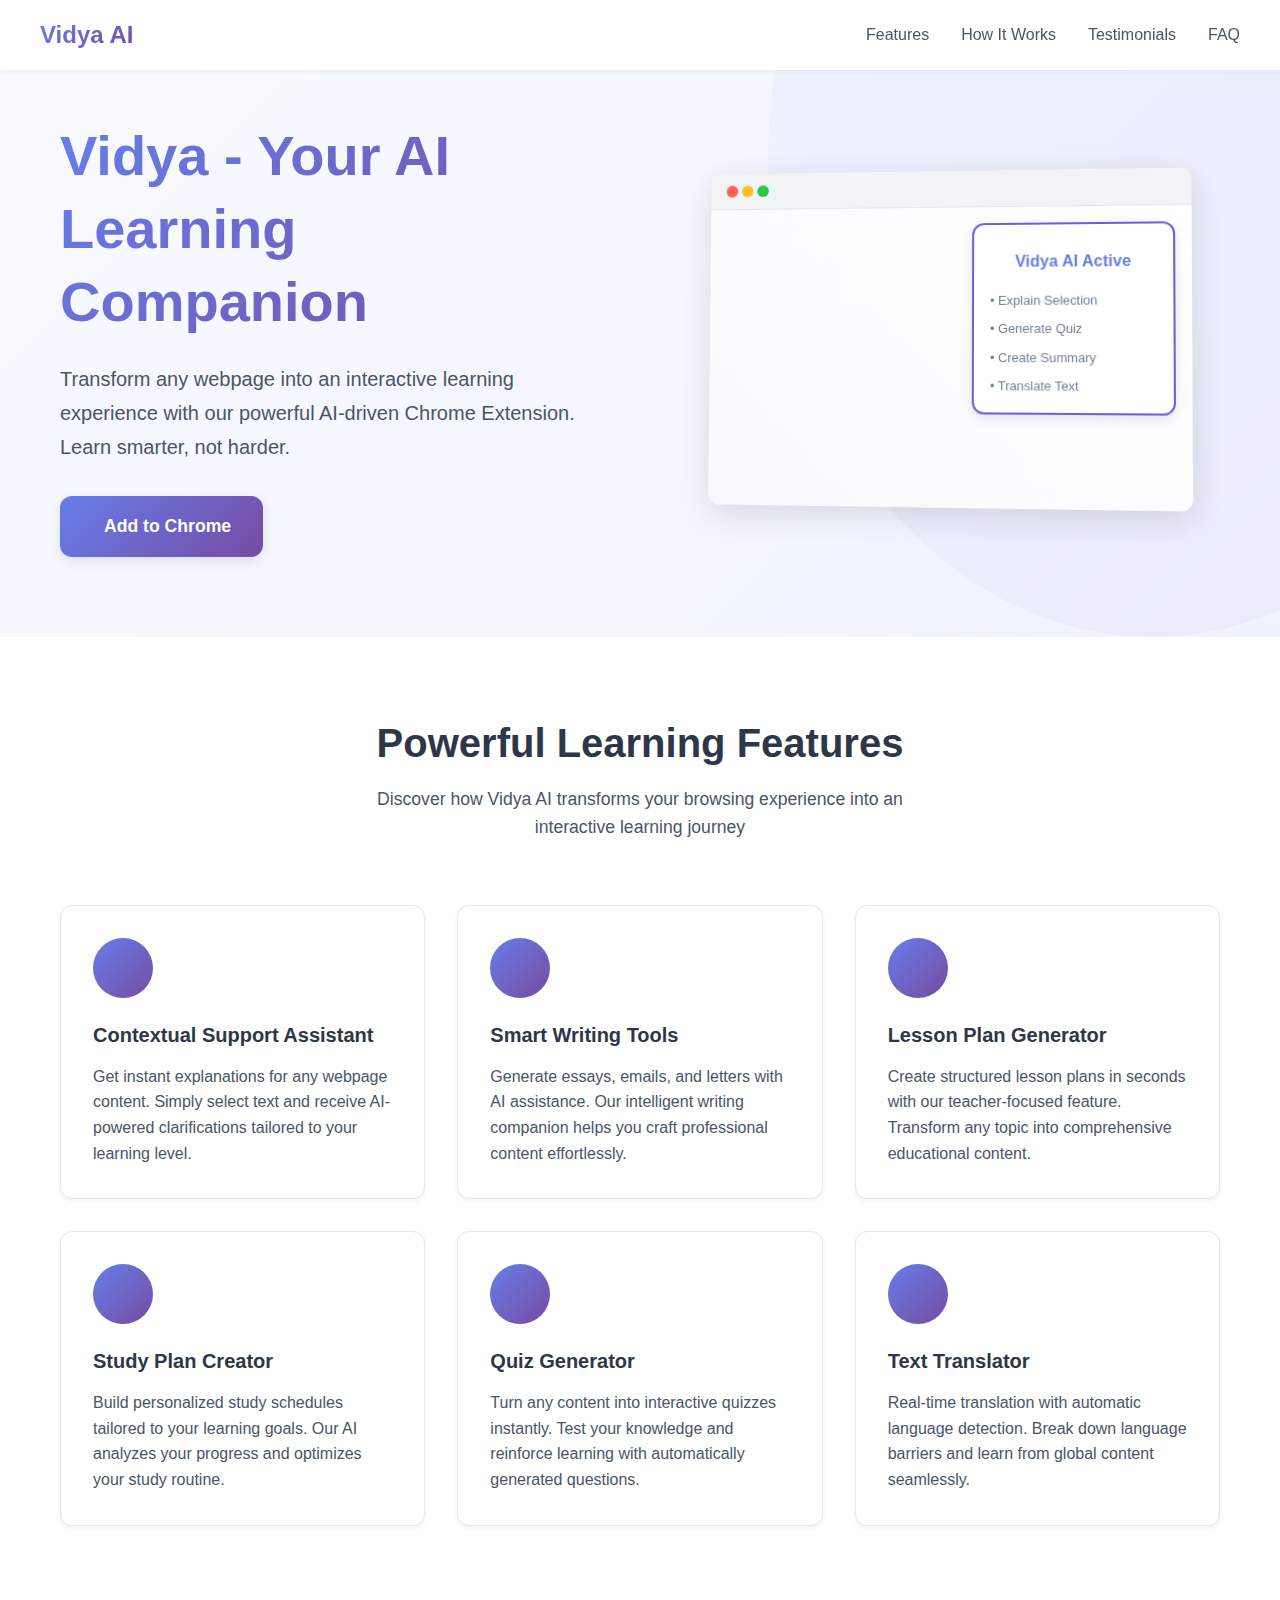
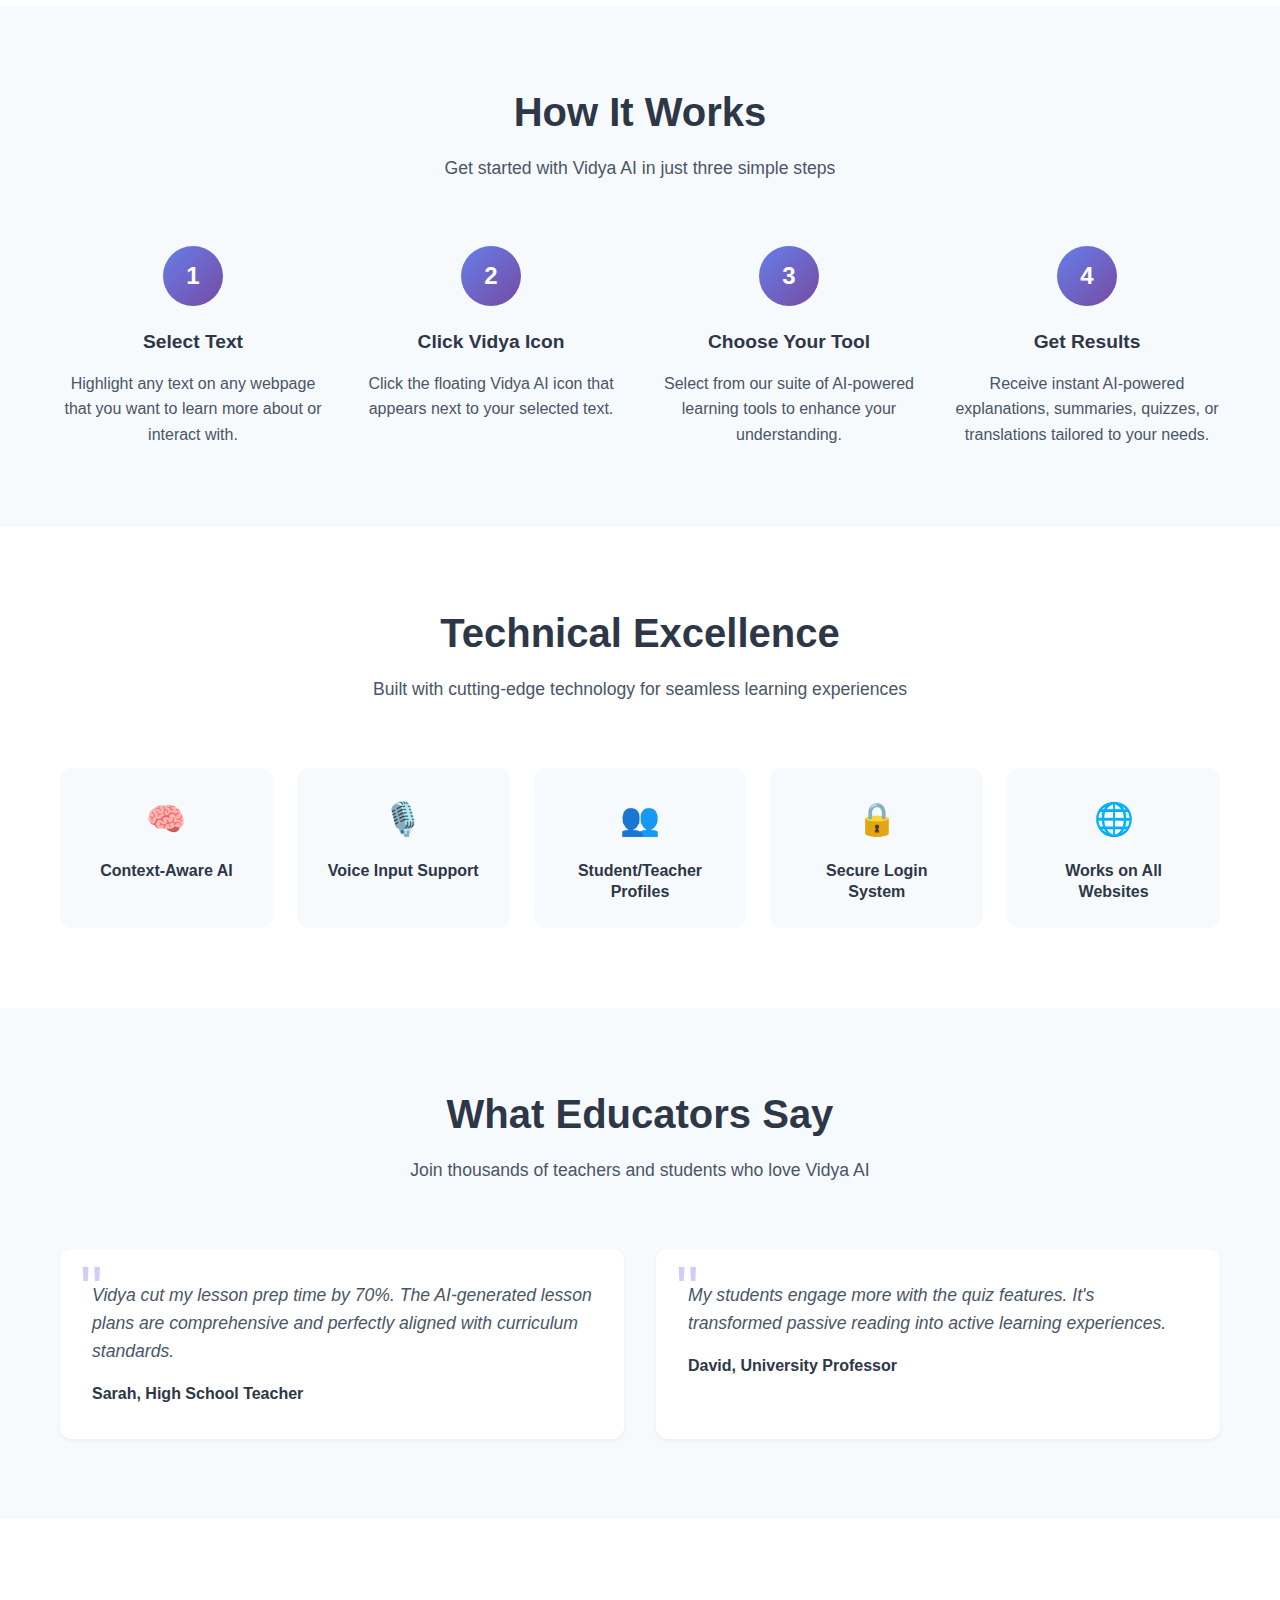
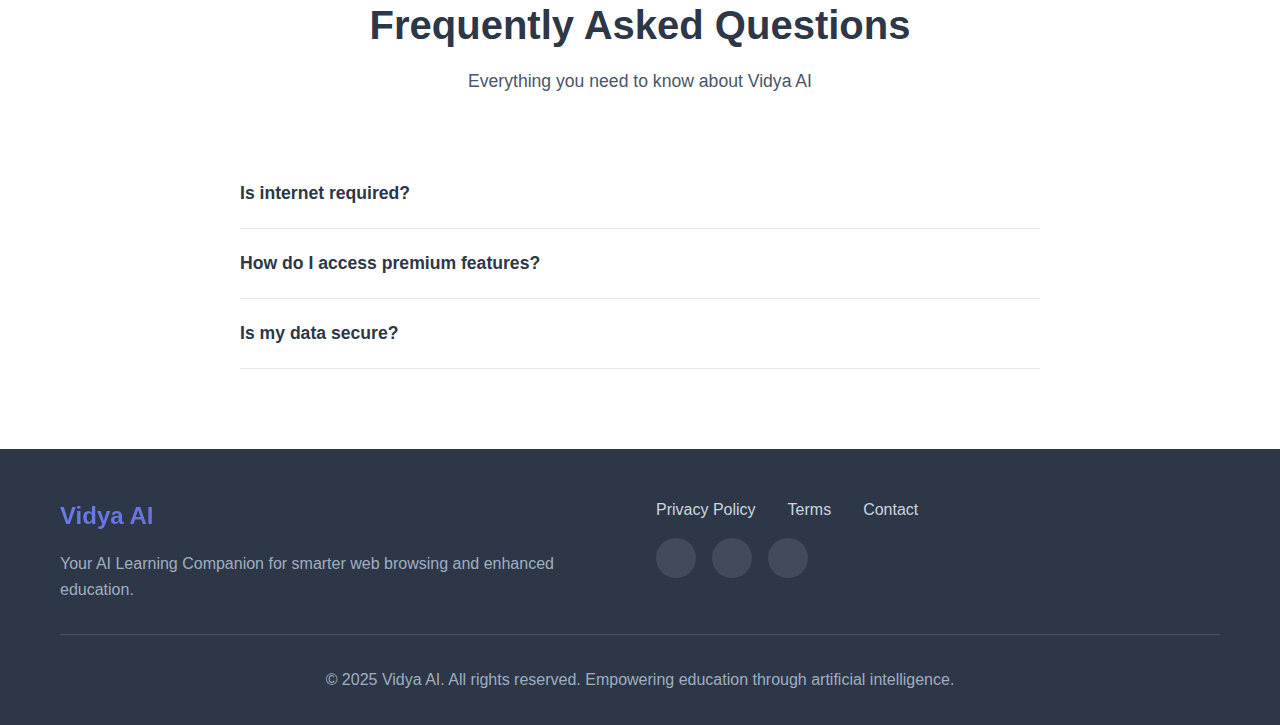
<file: Vidya/dummy.html>
<!DOCTYPE html>
<html lang="en">
<head>
    <meta charset="UTF-8">
    <meta name="viewport" content="width=device-width, initial-scale=1.0">
    <title>Vidya - Your AI Learning Companion</title>
    <link href="https://fonts.googleapis.com/css2?family=Google+Sans:wght@300;400;500;600;700&family=Roboto:wght@300;400;500;600&display=swap" rel="stylesheet">
    <link rel="stylesheet" href="https://cdnjs.cloudflare.com/ajax/libs/font-awesome/6.4.0/css/all.min.css">
    <style>
        * {
            margin: 0;
            padding: 0;
            box-sizing: border-box;
        }

        :root {
            --primary-gradient: linear-gradient(135deg, #667eea 0%, #764ba2 100%);
            --secondary-gradient: linear-gradient(135deg, #f093fb 0%, #f5576c 100%);
            --accent-blue: #4285f4;
            --accent-purple: #6c5ce7;
            --text-primary: #2d3748;
            --text-secondary: #4a5568;
            --text-light: #718096;
            --bg-light: #f7fafc;
            --bg-white: #ffffff;
            --border-light: #e2e8f0;
            --shadow-sm: 0 2px 4px rgba(0,0,0,0.05);
            --shadow-md: 0 4px 12px rgba(0,0,0,0.1);
            --shadow-lg: 0 8px 32px rgba(0,0,0,0.12);
            --border-radius: 12px;
        }

        body {
            font-family: 'Roboto', sans-serif;
            line-height: 1.6;
            color: var(--text-primary);
            overflow-x: hidden;
        }

        h1, h2, h3, h4, h5, h6 {
            font-family: 'Google Sans', sans-serif;
            font-weight: 600;
            line-height: 1.3;
        }

        .container {
            max-width: 1200px;
            margin: 0 auto;
            padding: 0 20px;
        }

        /* Header */
        .header {
            background: var(--bg-white);
            box-shadow: var(--shadow-sm);
            position: fixed;
            top: 0;
            left: 0;
            right: 0;
            z-index: 1000;
            backdrop-filter: blur(10px);
        }

        .nav {
            display: flex;
            justify-content: space-between;
            align-items: center;
            padding: 1rem 0;
        }

        .logo {
            font-size: 1.5rem;
            font-weight: 700;
            background: var(--primary-gradient);
            -webkit-background-clip: text;
            -webkit-text-fill-color: transparent;
            background-clip: text;
        }

        .nav-links {
            display: flex;
            list-style: none;
            gap: 2rem;
        }

        .nav-links a {
            text-decoration: none;
            color: var(--text-secondary);
            font-weight: 500;
            transition: color 0.3s ease;
        }

        .nav-links a:hover {
            color: var(--accent-purple);
        }

        /* Hero Section */
        .hero {
            padding: 120px 0 80px;
            background: linear-gradient(135deg, #f8faff 0%, #f0f4ff 100%);
            position: relative;
            overflow: hidden;
        }

        .hero::before {
            content: '';
            position: absolute;
            top: -50%;
            right: -20%;
            width: 60%;
            height: 150%;
            background: var(--primary-gradient);
            opacity: 0.05;
            border-radius: 50%;
            animation: float 6s ease-in-out infinite;
        }

        @keyframes float {
            0%, 100% { transform: translateY(0px) rotate(0deg); }
            50% { transform: translateY(-20px) rotate(5deg); }
        }

        .hero-content {
            display: grid;
            grid-template-columns: 1fr 1fr;
            gap: 4rem;
            align-items: center;
        }

        .hero-text h1 {
            font-size: 3.5rem;
            font-weight: 700;
            margin-bottom: 1.5rem;
            background: var(--primary-gradient);
            -webkit-background-clip: text;
            -webkit-text-fill-color: transparent;
            background-clip: text;
        }

        .hero-text p {
            font-size: 1.25rem;
            color: var(--text-secondary);
            margin-bottom: 2rem;
            line-height: 1.7;
        }

        .cta-button {
            display: inline-flex;
            align-items: center;
            gap: 0.75rem;
            background: var(--primary-gradient);
            color: white;
            padding: 1rem 2rem;
            border: none;
            border-radius: var(--border-radius);
            font-size: 1.1rem;
            font-weight: 600;
            text-decoration: none;
            cursor: pointer;
            transition: all 0.3s ease;
            box-shadow: var(--shadow-md);
        }

        .cta-button:hover {
            transform: translateY(-2px);
            box-shadow: var(--shadow-lg);
        }

        .hero-mockup {
            position: relative;
            padding: 2rem;
        }

        .browser-mockup {
            background: var(--bg-white);
            border-radius: var(--border-radius);
            box-shadow: var(--shadow-lg);
            overflow: hidden;
            transform: perspective(1000px) rotateY(-5deg) rotateX(2deg);
            transition: transform 0.3s ease;
        }

        .browser-mockup:hover {
            transform: perspective(1000px) rotateY(0deg) rotateX(0deg);
        }

        .browser-header {
            background: #f1f3f4;
            padding: 0.75rem 1rem;
            border-bottom: 1px solid var(--border-light);
            display: flex;
            align-items: center;
            gap: 0.5rem;
        }

        .browser-dots {
            display: flex;
            gap: 0.25rem;
        }

        .dot {
            width: 12px;
            height: 12px;
            border-radius: 50%;
        }

        .dot.red { background: #ff5f56; }
        .dot.yellow { background: #ffbd2e; }
        .dot.green { background: #27ca3f; }

        .browser-content {
            padding: 2rem;
            height: 300px;
            background: linear-gradient(45deg, #f8f9ff 0%, #fff 100%);
            position: relative;
        }

        .extension-sidebar {
            position: absolute;
            right: 1rem;
            top: 1rem;
            width: 200px;
            background: var(--bg-white);
            border-radius: var(--border-radius);
            padding: 1rem;
            box-shadow: var(--shadow-md);
            border: 2px solid var(--accent-purple);
        }

        /* Features Section */
        .features {
            padding: 80px 0;
            background: var(--bg-white);
        }

        .section-header {
            text-align: center;
            margin-bottom: 4rem;
        }

        .section-header h2 {
            font-size: 2.5rem;
            margin-bottom: 1rem;
            color: var(--text-primary);
        }

        .section-header p {
            font-size: 1.1rem;
            color: var(--text-secondary);
            max-width: 600px;
            margin: 0 auto;
        }

        .features-grid {
            display: grid;
            grid-template-columns: repeat(auto-fit, minmax(350px, 1fr));
            gap: 2rem;
        }

        .feature-card {
            background: var(--bg-white);
            padding: 2rem;
            border-radius: var(--border-radius);
            box-shadow: var(--shadow-sm);
            border: 1px solid var(--border-light);
            transition: all 0.3s ease;
            position: relative;
            overflow: hidden;
        }

        .feature-card::before {
            content: '';
            position: absolute;
            top: 0;
            left: 0;
            width: 100%;
            height: 4px;
            background: var(--primary-gradient);
            transform: translateX(-100%);
            transition: transform 0.3s ease;
        }

        .feature-card:hover {
            transform: translateY(-4px);
            box-shadow: var(--shadow-lg);
        }

        .feature-card:hover::before {
            transform: translateX(0);
        }

        .feature-icon {
            width: 60px;
            height: 60px;
            background: var(--primary-gradient);
            border-radius: 50%;
            display: flex;
            align-items: center;
            justify-content: center;
            margin-bottom: 1.5rem;
            color: white;
            font-size: 1.5rem;
        }

        .feature-card h3 {
            font-size: 1.25rem;
            margin-bottom: 1rem;
            color: var(--text-primary);
        }

        .feature-card p {
            color: var(--text-secondary);
            line-height: 1.6;
        }

        /* How It Works */
        .how-it-works {
            padding: 80px 0;
            background: var(--bg-light);
        }

        .steps {
            display: grid;
            grid-template-columns: repeat(auto-fit, minmax(250px, 1fr));
            gap: 2rem;
            margin-top: 3rem;
        }

        .step {
            text-align: center;
            position: relative;
        }

        .step-number {
            width: 60px;
            height: 60px;
            background: var(--primary-gradient);
            border-radius: 50%;
            display: flex;
            align-items: center;
            justify-content: center;
            margin: 0 auto 1.5rem;
            color: white;
            font-size: 1.5rem;
            font-weight: 700;
        }

        .step h3 {
            font-size: 1.2rem;
            margin-bottom: 1rem;
            color: var(--text-primary);
        }

        .step p {
            color: var(--text-secondary);
        }

        /* Technical Highlights */
        .tech-highlights {
            padding: 80px 0;
            background: var(--bg-white);
        }

        .highlights-grid {
            display: grid;
            grid-template-columns: repeat(auto-fit, minmax(200px, 1fr));
            gap: 1.5rem;
            margin-top: 3rem;
        }

        .highlight-item {
            background: var(--bg-light);
            padding: 1.5rem;
            border-radius: var(--border-radius);
            text-align: center;
            transition: all 0.3s ease;
            border: 2px solid transparent;
        }

        .highlight-item:hover {
            background: var(--bg-white);
            border-color: var(--accent-purple);
            transform: translateY(-2px);
            box-shadow: var(--shadow-md);
        }

        .highlight-item .emoji {
            font-size: 2rem;
            margin-bottom: 1rem;
            display: block;
        }

        /* Testimonials */
        .testimonials {
            padding: 80px 0;
            background: var(--bg-light);
        }

        .testimonials-grid {
            display: grid;
            grid-template-columns: repeat(auto-fit, minmax(400px, 1fr));
            gap: 2rem;
            margin-top: 3rem;
        }

        .testimonial {
            background: var(--bg-white);
            padding: 2rem;
            border-radius: var(--border-radius);
            box-shadow: var(--shadow-sm);
            position: relative;
        }

        .testimonial::before {
            content: '"';
            position: absolute;
            top: -10px;
            left: 20px;
            font-size: 4rem;
            color: var(--accent-purple);
            opacity: 0.3;
        }

        .testimonial-text {
            font-size: 1.1rem;
            color: var(--text-secondary);
            margin-bottom: 1rem;
            font-style: italic;
        }

        .testimonial-author {
            font-weight: 600;
            color: var(--text-primary);
        }

        /* FAQ */
        .faq {
            padding: 80px 0;
            background: var(--bg-white);
        }

        .faq-accordion {
            max-width: 800px;
            margin: 3rem auto 0;
        }

        .faq-item {
            border-bottom: 1px solid var(--border-light);
        }

        .faq-question {
            width: 100%;
            padding: 1.5rem 0;
            background: none;
            border: none;
            text-align: left;
            font-size: 1.1rem;
            font-weight: 600;
            color: var(--text-primary);
            cursor: pointer;
            display: flex;
            justify-content: space-between;
            align-items: center;
            transition: color 0.3s ease;
        }

        .faq-question:hover {
            color: var(--accent-purple);
        }

        .faq-answer {
            max-height: 0;
            overflow: hidden;
            transition: max-height 0.3s ease;
            color: var(--text-secondary);
        }

        .faq-answer.active {
            max-height: 200px;
            padding-bottom: 1.5rem;
        }

        /* Footer */
        .footer {
            background: var(--text-primary);
            color: white;
            padding: 3rem 0 2rem;
        }

        .footer-content {
            display: grid;
            grid-template-columns: repeat(auto-fit, minmax(250px, 1fr));
            gap: 2rem;
            margin-bottom: 2rem;
        }

        .footer-links {
            display: flex;
            gap: 2rem;
            flex-wrap: wrap;
        }

        .footer-links a {
            color: #cbd5e0;
            text-decoration: none;
            transition: color 0.3s ease;
        }

        .footer-links a:hover {
            color: white;
        }

        .social-icons {
            display: flex;
            gap: 1rem;
        }

        .social-icon {
            width: 40px;
            height: 40px;
            background: rgba(255,255,255,0.1);
            border-radius: 50%;
            display: flex;
            align-items: center;
            justify-content: center;
            color: white;
            text-decoration: none;
            transition: all 0.3s ease;
        }

        .social-icon:hover {
            background: var(--accent-purple);
            transform: translateY(-2px);
        }

        .footer-bottom {
            text-align: center;
            padding-top: 2rem;
            border-top: 1px solid #4a5568;
            color: #a0aec0;
        }

        /* Responsive Design */
        @media (max-width: 768px) {
            .hero-content {
                grid-template-columns: 1fr;
                text-align: center;
            }

            .hero-text h1 {
                font-size: 2.5rem;
            }

            .nav-links {
                display: none;
            }

            .features-grid {
                grid-template-columns: 1fr;
            }

            .testimonials-grid {
                grid-template-columns: 1fr;
            }

            .highlights-grid {
                grid-template-columns: repeat(2, 1fr);
            }
        }

        @media (max-width: 480px) {
            .container {
                padding: 0 15px;
            }

            .hero-text h1 {
                font-size: 2rem;
            }

            .section-header h2 {
                font-size: 2rem;
            }

            .highlights-grid {
                grid-template-columns: 1fr;
            }
        }
    </style>
</head>
<body>
    <!-- Header -->
    <header class="header">
        <nav class="nav container">
            
            <div class="logo">Vidya AI</div>
            <ul class="nav-links">
                <li><a href="#features">Features</a></li>
                <li><a href="#how-it-works">How It Works</a></li>
                <li><a href="#testimonials">Testimonials</a></li>
                <li><a href="#faq">FAQ</a></li>
            </ul>
        </nav>
    </header>

    <!-- Hero Section -->
    <section class="hero">
        <div class="container">
            <div class="hero-content">
                <div class="hero-text">
                    <h1>Vidya - Your AI Learning Companion</h1>
                    <p>Transform any webpage into an interactive learning experience with our powerful AI-driven Chrome Extension. Learn smarter, not harder.</p>
                    <a href="#" class="cta-button">
                        <i class="fab fa-chrome"></i>
                        Add to Chrome
                    </a>
                </div>
                <div class="hero-mockup">
                    <div class="browser-mockup">
                        <div class="browser-header">
                            <div class="browser-dots">
                                <div class="dot red"></div>
                                <div class="dot yellow"></div>
                                <div class="dot green"></div>
                            </div>
                        </div>
                        <div class="browser-content">
                            <div class="extension-sidebar">
                                <div style="text-align: center; color: #667eea; font-weight: 600; margin-bottom: 1rem;">
                                    <i class="fas fa-robot" style="font-size: 1.5rem; margin-bottom: 0.5rem; display: block;"></i>
                                    Vidya AI Active
                                </div>
                                <div style="font-size: 0.8rem; color: #718096;">
                                    <div style="margin-bottom: 0.5rem;">• Explain Selection</div>
                                    <div style="margin-bottom: 0.5rem;">• Generate Quiz</div>
                                    <div style="margin-bottom: 0.5rem;">• Create Summary</div>
                                    <div>• Translate Text</div>
                                </div>
                            </div>
                        </div>
                    </div>
                </div>
            </div>
        </div>
    </section>

    <!-- Features Section -->
    <section class="features" id="features">
        <div class="container">
            <div class="section-header">
                <h2>Powerful Learning Features</h2>
                <p>Discover how Vidya AI transforms your browsing experience into an interactive learning journey</p>
            </div>
            <div class="features-grid">
                <div class="feature-card">
                    <div class="feature-icon">
                        <i class="fas fa-headset"></i>
                    </div>
                    <h3>Contextual Support Assistant</h3>
                    <p>Get instant explanations for any webpage content. Simply select text and receive AI-powered clarifications tailored to your learning level.</p>
                </div>
                <div class="feature-card">
                    <div class="feature-icon">
                        <i class="fas fa-pen"></i>
                    </div>
                    <h3>Smart Writing Tools</h3>
                    <p>Generate essays, emails, and letters with AI assistance. Our intelligent writing companion helps you craft professional content effortlessly.</p>
                </div>
                <div class="feature-card">
                    <div class="feature-icon">
                        <i class="fas fa-calendar"></i>
                    </div>
                    <h3>Lesson Plan Generator</h3>
                    <p>Create structured lesson plans in seconds with our teacher-focused feature. Transform any topic into comprehensive educational content.</p>
                </div>
                <div class="feature-card">
                    <div class="feature-icon">
                        <i class="fas fa-book"></i>
                    </div>
                    <h3>Study Plan Creator</h3>
                    <p>Build personalized study schedules tailored to your learning goals. Our AI analyzes your progress and optimizes your study routine.</p>
                </div>
                <div class="feature-card">
                    <div class="feature-icon">
                        <i class="fas fa-question-circle"></i>
                    </div>
                    <h3>Quiz Generator</h3>
                    <p>Turn any content into interactive quizzes instantly. Test your knowledge and reinforce learning with automatically generated questions.</p>
                </div>
                <div class="feature-card">
                    <div class="feature-icon">
                        <i class="fas fa-language"></i>
                    </div>
                    <h3>Text Translator</h3>
                    <p>Real-time translation with automatic language detection. Break down language barriers and learn from global content seamlessly.</p>
                </div>
            </div>
        </div>
    </section>

    <!-- How It Works -->
    <section class="how-it-works" id="how-it-works">
        <div class="container">
            <div class="section-header">
                <h2>How It Works</h2>
                <p>Get started with Vidya AI in just three simple steps</p>
            </div>
            <div class="steps">
                <div class="step">
                    <div class="step-number">1</div>
                    <h3>Select Text</h3>
                    <p>Highlight any text on any webpage that you want to learn more about or interact with.</p>
                </div>
                <div class="step">
                    <div class="step-number">2</div>
                    <h3>Click Vidya Icon</h3>
                    <p>Click the floating Vidya AI icon that appears next to your selected text.</p>
                </div>
                <div class="step">
                    <div class="step-number">3</div>
                    <h3>Choose Your Tool</h3>
                    <p>Select from our suite of AI-powered learning tools to enhance your understanding.</p>
                </div>
                <div class="step">
                    <div class="step-number">4</div>
                    <h3>Get Results</h3>
                    <p>Receive instant AI-powered explanations, summaries, quizzes, or translations tailored to your needs.</p>
                </div>
            </div>
        </div>
    </section>

    <!-- Technical Highlights -->
    <section class="tech-highlights">
        <div class="container">
            <div class="section-header">
                <h2>Technical Excellence</h2>
                <p>Built with cutting-edge technology for seamless learning experiences</p>
            </div>
            <div class="highlights-grid">
                <div class="highlight-item">
                    <span class="emoji">🧠</span>
                    <h4>Context-Aware AI</h4>
                </div>
                <div class="highlight-item">
                    <span class="emoji">🎙️</span>
                    <h4>Voice Input Support</h4>
                </div>
                <div class="highlight-item">
                    <span class="emoji">👥</span>
                    <h4>Student/Teacher Profiles</h4>
                </div>
                
                <div class="highlight-item">
                    <span class="emoji">🔒</span>
                    <h4>Secure Login System</h4>
                </div>
                <div class="highlight-item">
                    <span class="emoji">🌐</span>
                    <h4>Works on All Websites</h4>
                </div>
            </div>
        </div>
    </section>

    <!-- Testimonials -->
    <section class="testimonials" id="testimonials">
        <div class="container">
            <div class="section-header">
                <h2>What Educators Say</h2>
                <p>Join thousands of teachers and students who love Vidya AI</p>
            </div>
            <div class="testimonials-grid">
                <div class="testimonial">
                    <p class="testimonial-text">Vidya cut my lesson prep time by 70%. The AI-generated lesson plans are comprehensive and perfectly aligned with curriculum standards.</p>
                    <div class="testimonial-author">Sarah, High School Teacher</div>
                </div>
                <div class="testimonial">
                    <p class="testimonial-text">My students engage more with the quiz features. It's transformed passive reading into active learning experiences.</p>
                    <div class="testimonial-author">David, University Professor</div>
                </div>
            </div>
        </div>
    </section>

    <!-- FAQ -->
    <section class="faq" id="faq">
        <div class="container">
            <div class="section-header">
                <h2>Frequently Asked Questions</h2>
                <p>Everything you need to know about Vidya AI</p>
            </div>
            <div class="faq-accordion">
                <div class="faq-item">
                    <button class="faq-question" onclick="toggleFAQ(this)">
                        Is internet required?
                        <i class="fas fa-chevron-down"></i>
                    </button>
                    <div class="faq-answer">
                        Yes, Vidya AI requires an internet connection for AI processing and real-time analysis of webpage content.
                    </div>
                </div>
                <div class="faq-item">
                    <button class="faq-question" onclick="toggleFAQ(this)">
                        How do I access premium features?
                        <i class="fas fa-chevron-down"></i>
                    </button>
                    <div class="faq-answer">
                        Register at vidya.co for full access to all premium features including advanced lesson planning and detailed analytics.
                    </div>
                </div>
                <div class="faq-item">
                    <button class="faq-question" onclick="toggleFAQ(this)">
                        Is my data secure?
                        <i class="fas fa-chevron-down"></i>
                    </button>
                    <div class="faq-answer">
                        Absolutely. All processing happens locally until sent to our encrypted servers. We follow strict privacy protocols and never store personal browsing data.
                    </div>
                </div>
            </div>
        </div>
    </section>

    <!-- Footer -->
    <footer class="footer">
        <div class="container">
            <div class="footer-content">
                <div>
                    <div class="logo" style="color: white; margin-bottom: 1rem;">Vidya AI</div>
                    <p style="color: #a0aec0;">Your AI Learning Companion for smarter web browsing and enhanced education.</p>
                </div>
                <div>
                    <div class="footer-links">
                        <a href="#">Privacy Policy</a>
                        <a href="#">Terms</a>
                        <a href="#">Contact</a>
                    </div>
                    <div class="social-icons" style="margin-top: 1rem;">
                        <a href="#" class="social-icon">
                            <i class="fab fa-twitter"></i>
                        </a>
                        <a href="#" class="social-icon">
                            <i class="fab fa-facebook"></i>
                        </a>
                        <a href="#" class="social-icon">
                            <i class="fab fa-instagram"></i>
                        </a>
                    </div>
                </div>
            </div>
            <div class="footer-bottom">
                <p>&copy; 2025 Vidya AI. All rights reserved. Empowering education through artificial intelligence.</p>
            </div>
        </div>
    </footer>

    <script>
        function toggleFAQ(button) {
            const answer = button.nextElementSibling;
            const icon = button.querySelector('i');
            
            // Close all other FAQ items
            document.querySelectorAll('.faq-answer').forEach(item => {
                if (item !== answer) {
                    item.classList.remove('active');
                    item.previousElementSibling.querySelector('i').style.transform = 'rotate(0deg)';
                }
            });
            
            // Toggle current item
            answer.classList.toggle('active');
            icon.style.transform = answer.classList.contains('active') ? 'rotate(180deg)' : 'rotate(0deg)';
            icon.style.transition = 'transform 0.3s ease';
        }

        // Smooth scrolling for navigation links
        document.querySelectorAll('a[href^="#"]').forEach(anchor => {
            anchor.addEventListener('click', function (e) {
                e.preventDefault();
                const target = document.querySelector(this.getAttribute('href'));
                if (target) {
                    target.scrollIntoView({
                        behavior: 'smooth',
                        block: 'start'
                    });
                }
            });
        });

        // Add scroll effect to navbar
        window.addEventListener('scroll', function() {
            const header = document.querySelector('.header');
            if (window.scrollY > 100) {
                header.style.backgroundColor = 'rgba(255, 255, 255, 0.95)';
            } else {
                header.style.backgroundColor = 'rgba(255, 255, 255, 1)';
            }
        });
    </script>
</body>
</html>
</file>
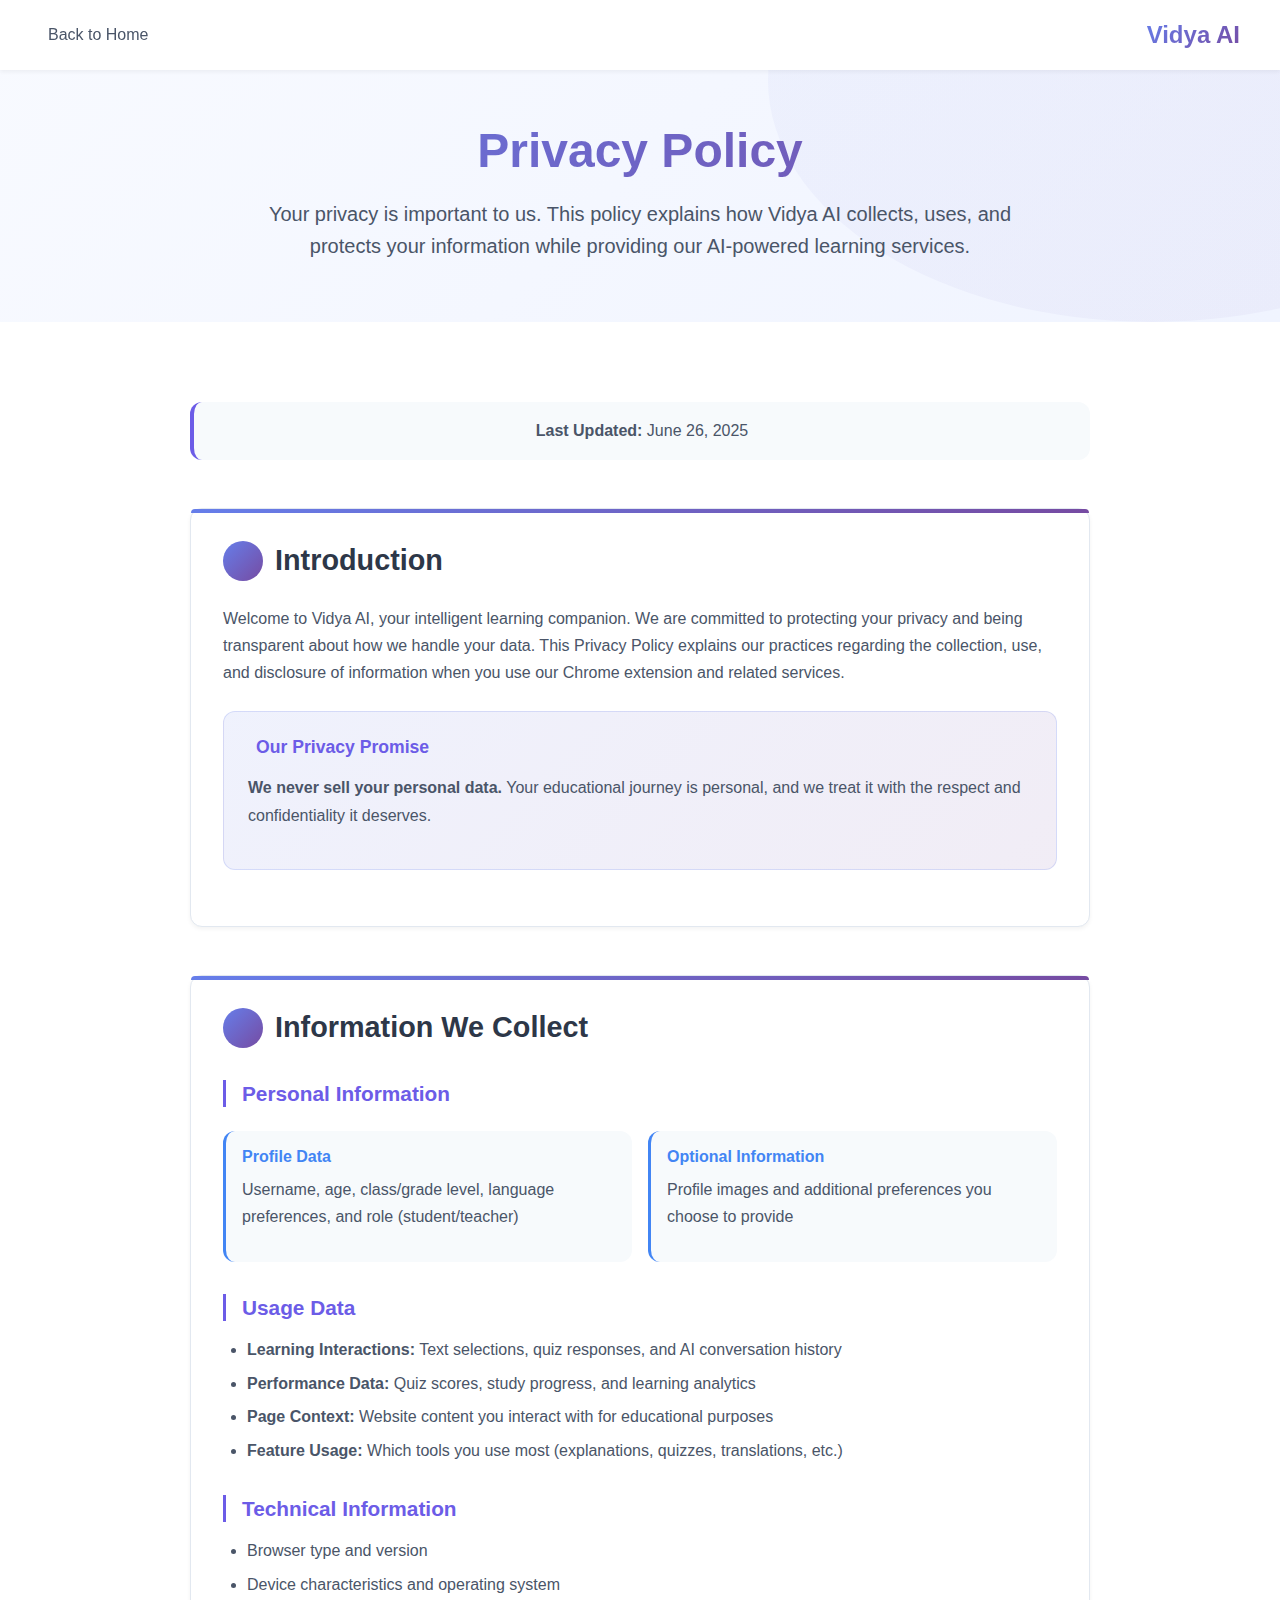
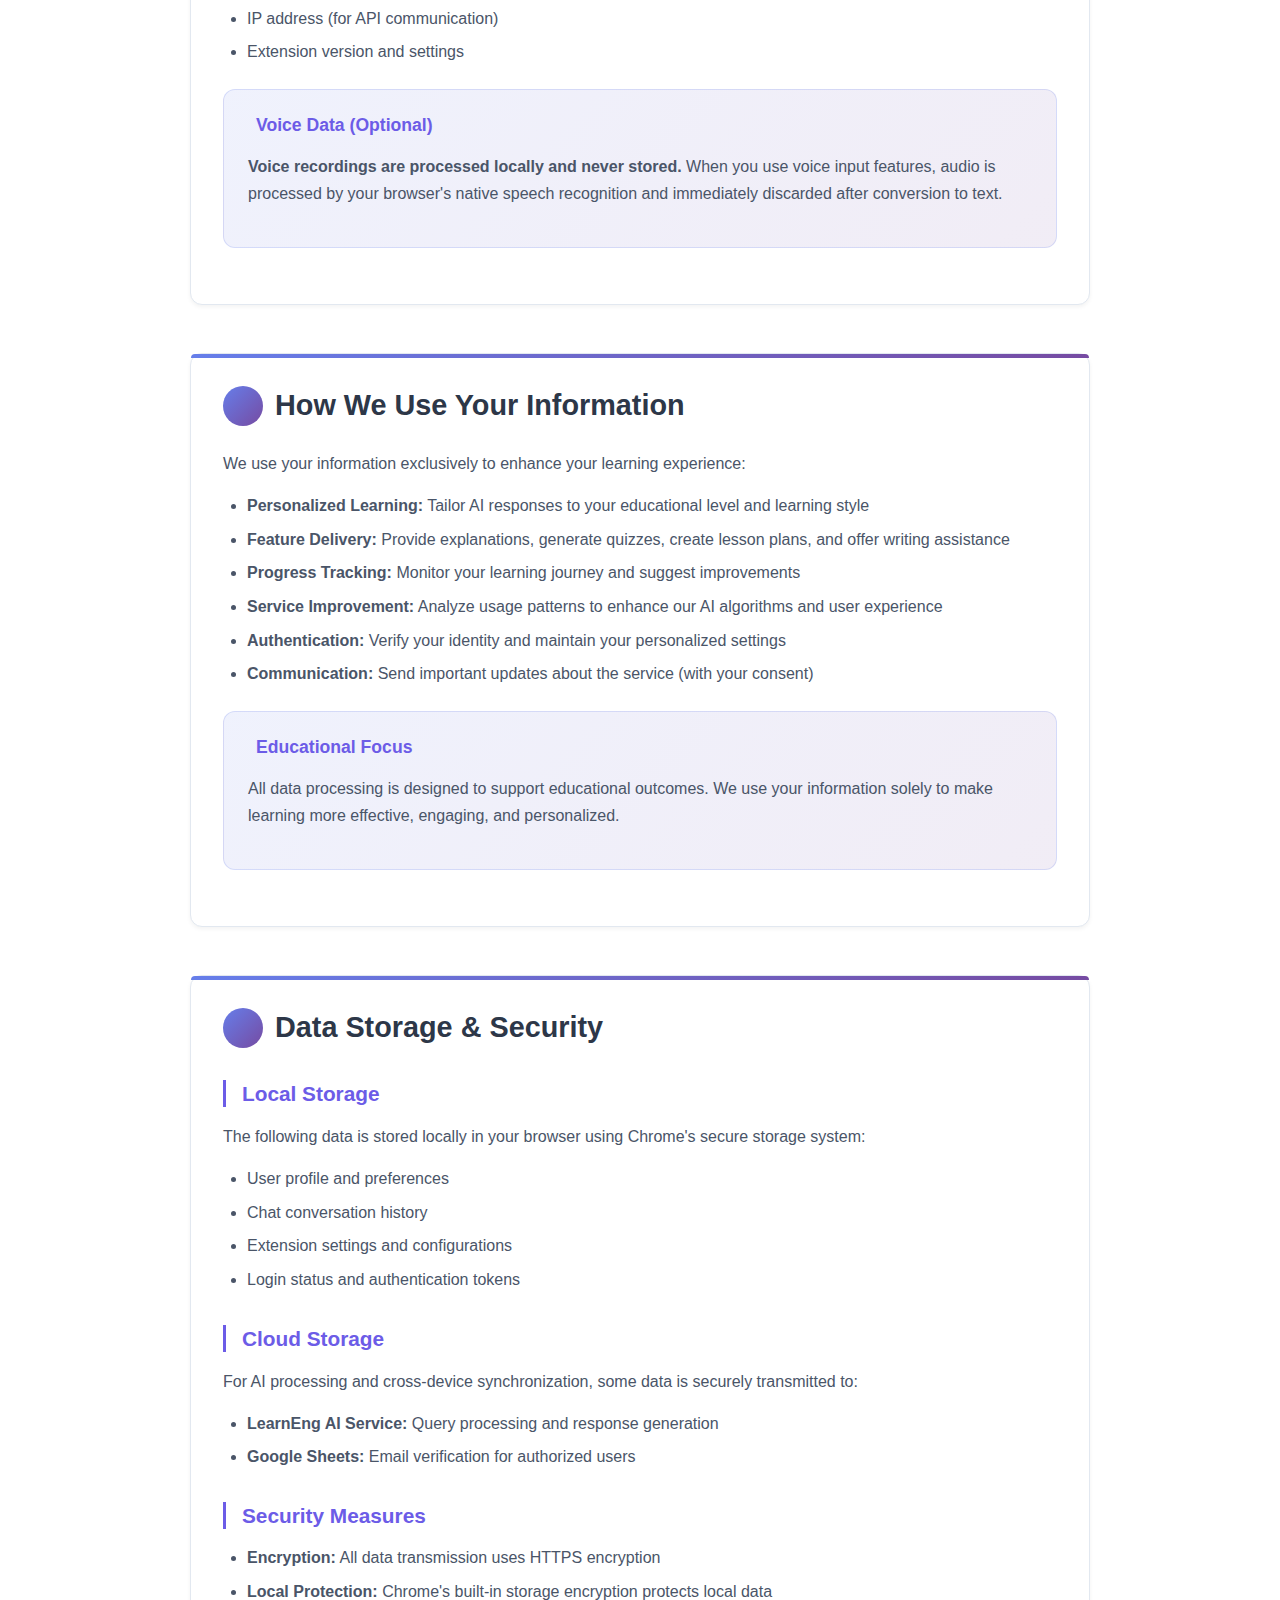
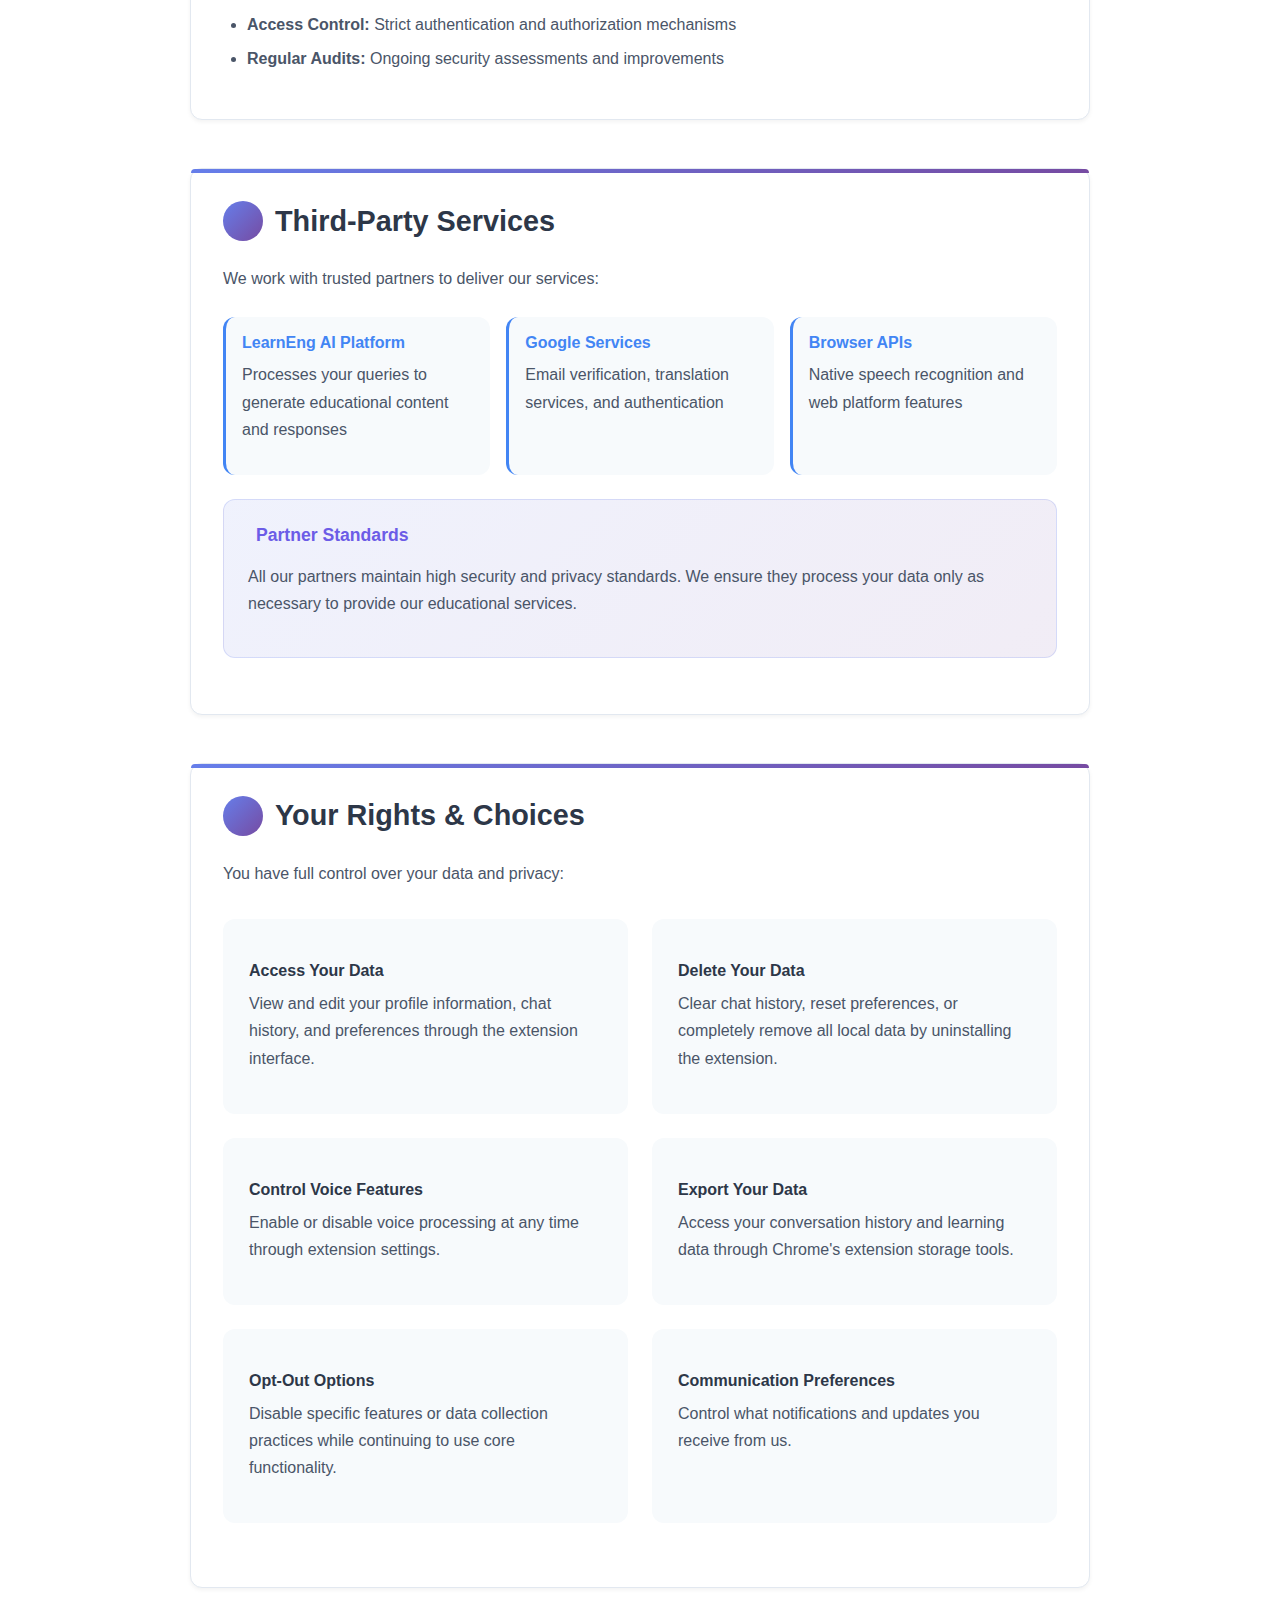
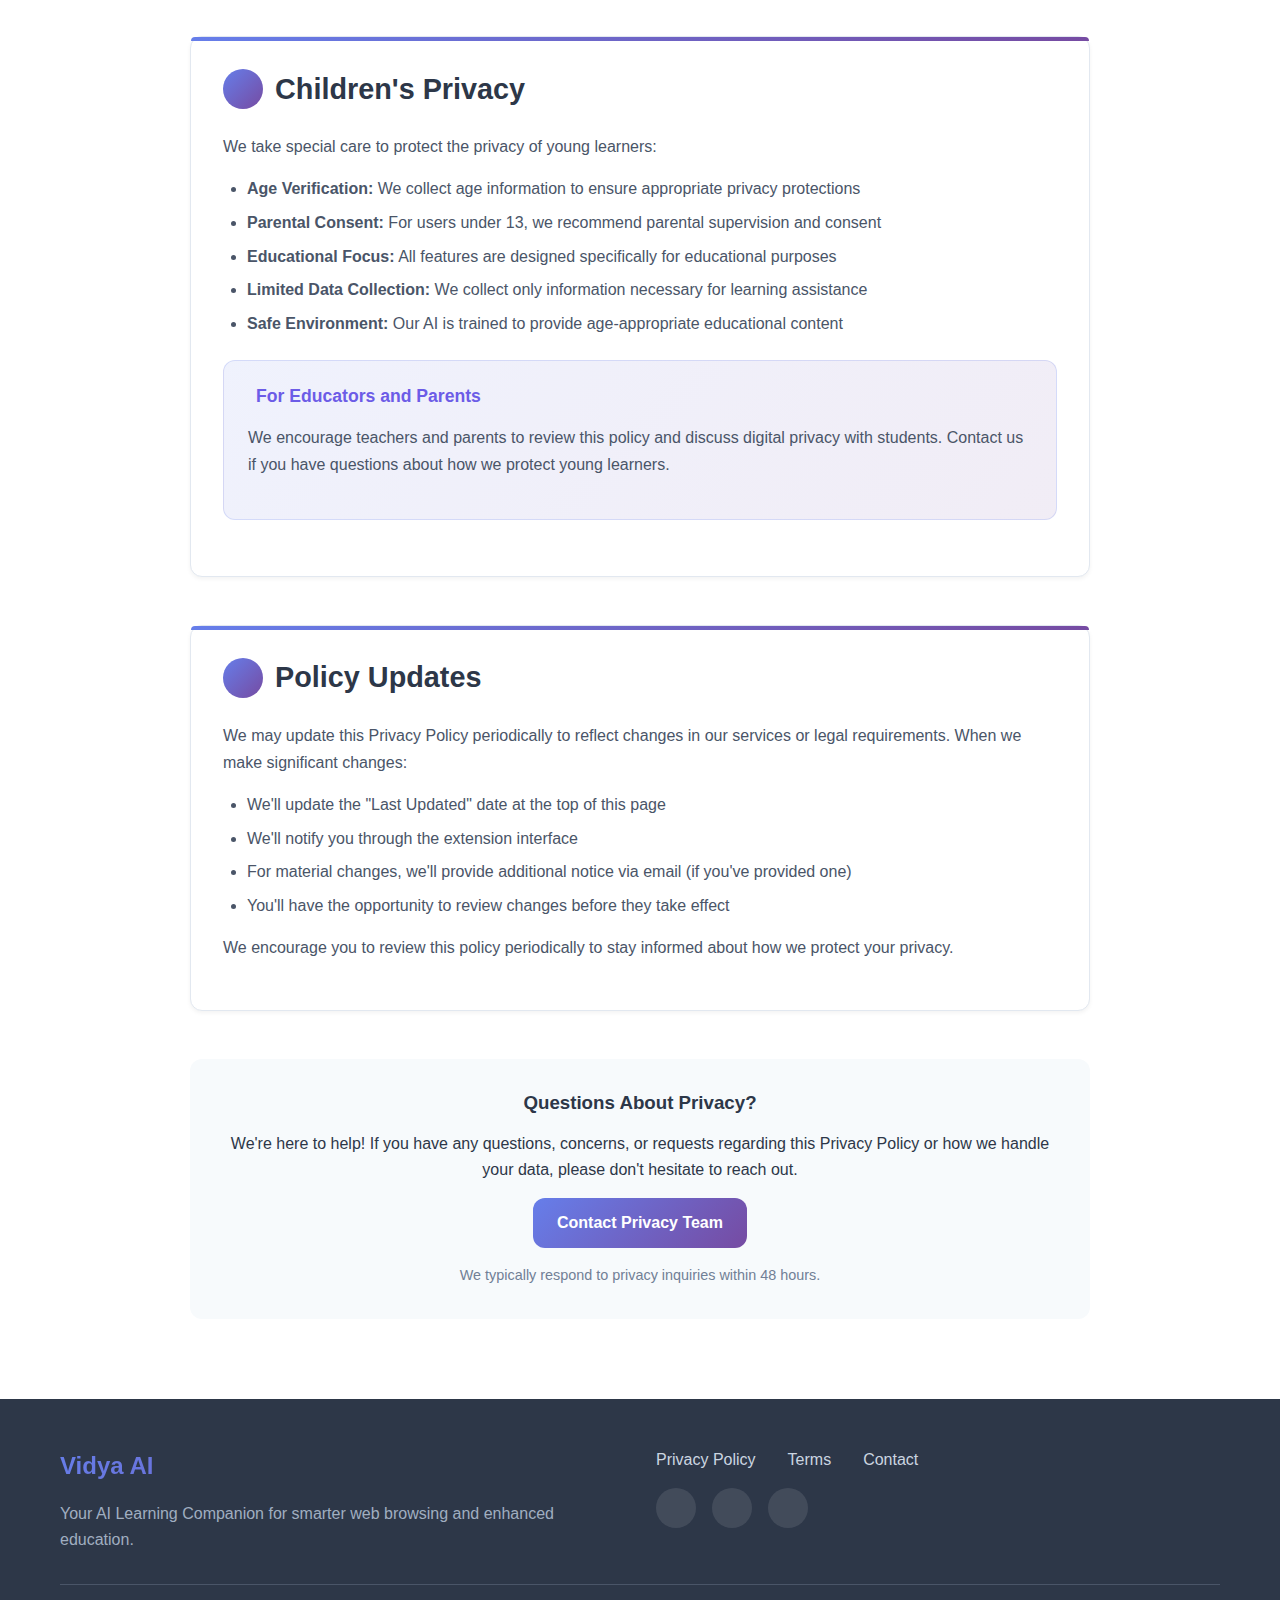
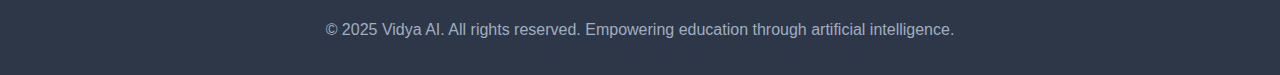
<file: Vidya/privacy.html>
<!DOCTYPE html>
<html lang="en">
<head>
    <meta charset="UTF-8">
    <meta name="viewport" content="width=device-width, initial-scale=1.0">
    <title>Privacy Policy - Vidya AI</title>
    <link href="https://fonts.googleapis.com/css2?family=Google+Sans:wght@300;400;500;600;700&family=Roboto:wght@300;400;500;600&display=swap" rel="stylesheet">
    <link rel="stylesheet" href="https://cdnjs.cloudflare.com/ajax/libs/font-awesome/6.4.0/css/all.min.css">
    <style>
        * {
            margin: 0;
            padding: 0;
            box-sizing: border-box;
        }

        :root {
            --primary-gradient: linear-gradient(135deg, #667eea 0%, #764ba2 100%);
            --secondary-gradient: linear-gradient(135deg, #f093fb 0%, #f5576c 100%);
            --accent-blue: #4285f4;
            --accent-purple: #6c5ce7;
            --text-primary: #2d3748;
            --text-secondary: #4a5568;
            --text-light: #718096;
            --bg-light: #f7fafc;
            --bg-white: #ffffff;
            --border-light: #e2e8f0;
            --shadow-sm: 0 2px 4px rgba(0,0,0,0.05);
            --shadow-md: 0 4px 12px rgba(0,0,0,0.1);
            --shadow-lg: 0 8px 32px rgba(0,0,0,0.12);
            --border-radius: 12px;
        }

        body {
            font-family: 'Roboto', sans-serif;
            line-height: 1.6;
            color: var(--text-primary);
            overflow-x: hidden;
        }

        h1, h2, h3, h4, h5, h6 {
            font-family: 'Google Sans', sans-serif;
            font-weight: 600;
            line-height: 1.3;
        }

        .container {
            max-width: 1200px;
            margin: 0 auto;
            padding: 0 20px;
        }

        /* Header */
        .header {
            background: var(--bg-white);
            box-shadow: var(--shadow-sm);
            position: fixed;
            top: 0;
            left: 0;
            right: 0;
            z-index: 1000;
            backdrop-filter: blur(10px);
        }

        .nav {
            display: flex;
            justify-content: space-between;
            align-items: center;
            padding: 1rem 0;
        }

        .logo {
            font-size: 1.5rem;
            font-weight: 700;
            background: var(--primary-gradient);
            -webkit-background-clip: text;
            -webkit-text-fill-color: transparent;
            background-clip: text;
            text-decoration: none;
        }

        .back-link {
            color: var(--text-secondary);
            text-decoration: none;
            font-weight: 500;
            transition: color 0.3s ease;
            display: flex;
            align-items: center;
            gap: 0.5rem;
        }

        .back-link:hover {
            color: var(--accent-purple);
        }

        /* Hero Section */
        .hero {
            padding: 120px 0 60px;
            background: linear-gradient(135deg, #f8faff 0%, #f0f4ff 100%);
            position: relative;
            overflow: hidden;
        }

        .hero::before {
            content: '';
            position: absolute;
            top: -50%;
            right: -20%;
            width: 60%;
            height: 150%;
            background: var(--primary-gradient);
            opacity: 0.05;
            border-radius: 50%;
        }

        .hero-content {
            text-align: center;
            position: relative;
        }

        .hero h1 {
            font-size: 3rem;
            font-weight: 700;
            margin-bottom: 1rem;
            background: var(--primary-gradient);
            -webkit-background-clip: text;
            -webkit-text-fill-color: transparent;
            background-clip: text;
        }

        .hero p {
            font-size: 1.25rem;
            color: var(--text-secondary);
            max-width: 800px;
            margin: 0 auto;
        }

        /* Privacy Content */
        .privacy-content {
            padding: 80px 0;
            background: var(--bg-white);
        }

        .content-wrapper {
            max-width: 900px;
            margin: 0 auto;
        }

        .last-updated {
            background: var(--bg-light);
            padding: 1rem 1.5rem;
            border-radius: var(--border-radius);
            margin-bottom: 3rem;
            text-align: center;
            color: var(--text-secondary);
            border-left: 4px solid var(--accent-purple);
        }

        .section {
            margin-bottom: 3rem;
            background: var(--bg-white);
            padding: 2rem;
            border-radius: var(--border-radius);
            box-shadow: var(--shadow-sm);
            border: 1px solid var(--border-light);
            position: relative;
            transition: all 0.3s ease;
        }

        .section:hover {
            box-shadow: var(--shadow-md);
            transform: translateY(-2px);
        }

        .section::before {
            content: '';
            position: absolute;
            top: 0;
            left: 0;
            width: 100%;
            height: 4px;
            background: var(--primary-gradient);
            border-radius: var(--border-radius) var(--border-radius) 0 0;
        }

        .section h2 {
            font-size: 1.8rem;
            margin-bottom: 1.5rem;
            color: var(--text-primary);
            display: flex;
            align-items: center;
            gap: 0.75rem;
        }

        .section-icon {
            width: 40px;
            height: 40px;
            background: var(--primary-gradient);
            border-radius: 50%;
            display: flex;
            align-items: center;
            justify-content: center;
            color: white;
            font-size: 1rem;
        }

        .section h3 {
            font-size: 1.3rem;
            margin: 2rem 0 1rem;
            color: var(--accent-purple);
            border-left: 3px solid var(--accent-purple);
            padding-left: 1rem;
        }

        .section p {
            margin-bottom: 1rem;
            color: var(--text-secondary);
            line-height: 1.7;
        }

        .section ul {
            margin: 1rem 0 1rem 1.5rem;
            color: var(--text-secondary);
        }

        .section li {
            margin-bottom: 0.5rem;
            line-height: 1.6;
        }

        .highlight-box {
            background: linear-gradient(135deg, rgba(102, 126, 234, 0.1), rgba(118, 75, 162, 0.1));
            border: 1px solid rgba(102, 126, 234, 0.2);
            border-radius: var(--border-radius);
            padding: 1.5rem;
            margin: 1.5rem 0;
        }

        .highlight-box h4 {
            color: var(--accent-purple);
            margin-bottom: 1rem;
            font-size: 1.1rem;
            display: flex;
            align-items: center;
            gap: 0.5rem;
        }
        .social-icons {
            display: flex;
            gap: 1rem;
        }

        .social-icon {
            width: 40px;
            height: 40px;
            background: rgba(255,255,255,0.1);
            border-radius: 50%;
            display: flex;
            align-items: center;
            justify-content: center;
            color: white;
            text-decoration: none;
            transition: all 0.3s ease;
        }

        .social-icon:hover {
            background: var(--accent-purple);
            transform: translateY(-2px);
        }
        .data-list {
            display: grid;
            grid-template-columns: repeat(auto-fit, minmax(250px, 1fr));
            gap: 1rem;
            margin: 1.5rem 0;
        }

        .data-item {
            background: var(--bg-light);
            padding: 1rem;
            border-radius: var(--border-radius);
            border-left: 3px solid var(--accent-blue);
        }

        .data-item h5 {
            color: var(--accent-blue);
            margin-bottom: 0.5rem;
            font-size: 1rem;
        }

        .rights-grid {
            display: grid;
            grid-template-columns: repeat(auto-fit, minmax(300px, 1fr));
            gap: 1.5rem;
            margin: 2rem 0;
        }

        .right-item {
            background: var(--bg-light);
            padding: 1.5rem;
            border-radius: var(--border-radius);
            transition: all 0.3s ease;
            border: 2px solid transparent;
        }

        .right-item:hover {
            border-color: var(--accent-purple);
            transform: translateY(-2px);
        }

        .right-item i {
            color: var(--accent-purple);
            font-size: 1.5rem;
            margin-bottom: 1rem;
            display: block;
        }

        .right-item h4 {
            color: var(--text-primary);
            margin-bottom: 0.5rem;
        }

        .contact-info {
            background: var(--bg-light);
            padding: 2rem;
            border-radius: var(--border-radius);
            text-align: center;
            margin-top: 3rem;
        }

        .contact-info h3 {
            color: var(--text-primary);
            margin-bottom: 1rem;
            border: none;
            padding: 0;
        }

        .contact-email {
            background: var(--primary-gradient);
            color: white;
            padding: 0.75rem 1.5rem;
            border-radius: var(--border-radius);
            text-decoration: none;
            display: inline-block;
            font-weight: 600;
            transition: all 0.3s ease;
            margin-top: 1rem;
        }

        .contact-email:hover {
            transform: translateY(-2px);
            box-shadow: var(--shadow-md);
        }

        /* Table of Contents */
        .toc {
            background: var(--bg-white);
            border: 2px solid var(--border-light);
            border-radius: var(--border-radius);
            padding: 2rem;
            margin-bottom: 3rem;
            position: sticky;
            top: 100px;
        }

        .toc h3 {
            color: var(--text-primary);
            margin-bottom: 1rem;
            border: none;
            padding: 0;
        }

        .toc ul {
            list-style: none;
            margin: 0;
            padding: 0;
        }

        .toc li {
            margin-bottom: 0.5rem;
        }

        .toc a {
            color: var(--text-secondary);
            text-decoration: none;
            transition: color 0.3s ease;
            display: block;
            padding: 0.25rem 0;
        }

        .toc a:hover {
            color: var(--accent-purple);
        }

        /* Footer */
        .footer {
            background: var(--text-primary);
            color: white;
            padding: 3rem 0 2rem;
        }

        .footer-content {
            display: grid;
            grid-template-columns: repeat(auto-fit, minmax(250px, 1fr));
            gap: 2rem;
            margin-bottom: 2rem;
        }

        .footer-links {
            display: flex;
            gap: 2rem;
            flex-wrap: wrap;
        }

        .footer-links a {
            color: #cbd5e0;
            text-decoration: none;
            transition: color 0.3s ease;
        }

        .footer-links a:hover {
            color: white;
        }

        .footer-bottom {
            text-align: center;
            padding-top: 2rem;
            border-top: 1px solid #4a5568;
            color: #a0aec0;
        }

        /* Responsive Design */
        @media (max-width: 768px) {
            .hero h1 {
                font-size: 2.5rem;
            }

            .hero p {
                font-size: 1.1rem;
            }

            .container {
                padding: 0 15px;
            }

            .section {
                padding: 1.5rem;
            }

            .section h2 {
                font-size: 1.5rem;
            }

            .data-list {
                grid-template-columns: 1fr;
            }

            .rights-grid {
                grid-template-columns: 1fr;
            }

            .toc {
                position: static;
            }
        }

        @media (max-width: 480px) {
            .hero h1 {
                font-size: 2rem;
            }

            .section h2 {
                flex-direction: column;
                text-align: center;
                gap: 0.5rem;
            }
        }
    </style>
</head>
<body>
    <!-- Header -->
    <header class="header">
        <nav class="nav container">
            <a href="./index.html" class="back-link">
                <i class="fas fa-arrow-left"></i>
                Back to Home
            </a>
            <a href="./index.html" class="logo">Vidya AI</a>
            
        </nav>
    </header>
    <!-- Hero Section -->
    <section class="hero">
        <div class="container">
            <div class="hero-content">
                <h1>Privacy Policy</h1>
                <p>Your privacy is important to us. This policy explains how Vidya AI collects, uses, and protects your information while providing our AI-powered learning services.</p>
            </div>
        </div>
    </section>

    <!-- Privacy Content -->
    <section class="privacy-content">
        <div class="container">
            <div class="content-wrapper">
                <div class="last-updated">
                    <strong>Last Updated:</strong> June 26, 2025
                </div>

                <!-- Table of Contents -->
                <div class="toc" style="display:none;">
                    <h3><i class="fas fa-list"></i> Table of Contents</h3>
                    <ul>
                        <li><a href="#introduction">1. Introduction</a></li>
                        <li><a href="#data-collection">2. Information We Collect</a></li>
                        <li><a href="#data-usage">3. How We Use Your Information</a></li>
                        <li><a href="#data-storage">4. Data Storage & Security</a></li>
                        <li><a href="#third-party">5. Third-Party Services</a></li>
                        <li><a href="#user-rights">6. Your Rights & Choices</a></li>
                        <li><a href="#children">7. Children's Privacy</a></li>
                        <li><a href="#updates">8. Policy Updates</a></li>
                        <li><a href="#contact">9. Contact Information</a></li>
                    </ul>
                </div>

                <!-- Introduction -->
                <div class="section" id="introduction">
                    <h2>
                        <div class="section-icon">
                            <i class="fas fa-shield-alt"></i>
                        </div>
                        Introduction
                    </h2>
                    <p>Welcome to Vidya AI, your intelligent learning companion. We are committed to protecting your privacy and being transparent about how we handle your data. This Privacy Policy explains our practices regarding the collection, use, and disclosure of information when you use our Chrome extension and related services.</p>
                    
                    <div class="highlight-box">
                        <h4><i class="fas fa-heart"></i> Our Privacy Promise</h4>
                        <p><strong>We never sell your personal data.</strong> Your educational journey is personal, and we treat it with the respect and confidentiality it deserves.</p>
                    </div>
                </div>

                <!-- Data Collection -->
                <div class="section" id="data-collection">
                    <h2>
                        <div class="section-icon">
                            <i class="fas fa-database"></i>
                        </div>
                        Information We Collect
                    </h2>
                    
                    <h3>Personal Information</h3>
                    <div class="data-list">
                        <div class="data-item">
                            <h5>Profile Data</h5>
                            <p>Username, age, class/grade level, language preferences, and role (student/teacher)</p>
                        </div>
                        <div class="data-item">
                            <h5>Optional Information</h5>
                            <p>Profile images and additional preferences you choose to provide</p>
                        </div>
                    </div>

                    <h3>Usage Data</h3>
                    <ul>
                        <li><strong>Learning Interactions:</strong> Text selections, quiz responses, and AI conversation history</li>
                        <li><strong>Performance Data:</strong> Quiz scores, study progress, and learning analytics</li>
                        <li><strong>Page Context:</strong> Website content you interact with for educational purposes</li>
                        <li><strong>Feature Usage:</strong> Which tools you use most (explanations, quizzes, translations, etc.)</li>
                    </ul>

                    <h3>Technical Information</h3>
                    <ul>
                        <li>Browser type and version</li>
                        <li>Device characteristics and operating system</li>
                        <li>IP address (for API communication)</li>
                        <li>Extension version and settings</li>
                    </ul>

                    <div class="highlight-box">
                        <h4><i class="fas fa-microphone"></i> Voice Data (Optional)</h4>
                        <p><strong>Voice recordings are processed locally and never stored.</strong> When you use voice input features, audio is processed by your browser's native speech recognition and immediately discarded after conversion to text.</p>
                    </div>
                </div>

                <!-- Data Usage -->
                <div class="section" id="data-usage">
                    <h2>
                        <div class="section-icon">
                            <i class="fas fa-cogs"></i>
                        </div>
                        How We Use Your Information
                    </h2>
                    
                    <p>We use your information exclusively to enhance your learning experience:</p>
                    
                    <ul>
                        <li><strong>Personalized Learning:</strong> Tailor AI responses to your educational level and learning style</li>
                        <li><strong>Feature Delivery:</strong> Provide explanations, generate quizzes, create lesson plans, and offer writing assistance</li>
                        <li><strong>Progress Tracking:</strong> Monitor your learning journey and suggest improvements</li>
                        <li><strong>Service Improvement:</strong> Analyze usage patterns to enhance our AI algorithms and user experience</li>
                        <li><strong>Authentication:</strong> Verify your identity and maintain your personalized settings</li>
                        <li><strong>Communication:</strong> Send important updates about the service (with your consent)</li>
                    </ul>

                    <div class="highlight-box">
                        <h4><i class="fas fa-graduation-cap"></i> Educational Focus</h4>
                        <p>All data processing is designed to support educational outcomes. We use your information solely to make learning more effective, engaging, and personalized.</p>
                    </div>
                </div>

                <!-- Data Storage -->
                <div class="section" id="data-storage">
                    <h2>
                        <div class="section-icon">
                            <i class="fas fa-lock"></i>
                        </div>
                        Data Storage & Security
                    </h2>
                    
                    <h3>Local Storage</h3>
                    <p>The following data is stored locally in your browser using Chrome's secure storage system:</p>
                    <ul>
                        <li>User profile and preferences</li>
                        <li>Chat conversation history</li>
                        <li>Extension settings and configurations</li>
                        <li>Login status and authentication tokens</li>
                    </ul>

                    <h3>Cloud Storage</h3>
                    <p>For AI processing and cross-device synchronization, some data is securely transmitted to:</p>
                    <ul>
                        <li><strong>LearnEng AI Service:</strong> Query processing and response generation</li>
                        <li><strong>Google Sheets:</strong> Email verification for authorized users</li>
                    </ul>

                    <h3>Security Measures</h3>
                    <ul>
                        <li><strong>Encryption:</strong> All data transmission uses HTTPS encryption</li>
                        <li><strong>Local Protection:</strong> Chrome's built-in storage encryption protects local data</li>
                        <li><strong>Access Control:</strong> Strict authentication and authorization mechanisms</li>
                        <li><strong>Regular Audits:</strong> Ongoing security assessments and improvements</li>
                    </ul>
                </div>

                <!-- Third Party -->
                <div class="section" id="third-party">
                    <h2>
                        <div class="section-icon">
                            <i class="fas fa-handshake"></i>
                        </div>
                        Third-Party Services
                    </h2>
                    
                    <p>We work with trusted partners to deliver our services:</p>
                    
                    <div class="data-list">
                        <div class="data-item">
                            <h5>LearnEng AI Platform</h5>
                            <p>Processes your queries to generate educational content and responses</p>
                        </div>
                        <div class="data-item">
                            <h5>Google Services</h5>
                            <p>Email verification, translation services, and authentication</p>
                        </div>
                        <div class="data-item">
                            <h5>Browser APIs</h5>
                            <p>Native speech recognition and web platform features</p>
                        </div>
                    </div>

                    <div class="highlight-box">
                        <h4><i class="fas fa-certificate"></i> Partner Standards</h4>
                        <p>All our partners maintain high security and privacy standards. We ensure they process your data only as necessary to provide our educational services.</p>
                    </div>
                </div>

                <!-- User Rights -->
                <div class="section" id="user-rights">
                    <h2>
                        <div class="section-icon">
                            <i class="fas fa-user-shield"></i>
                        </div>
                        Your Rights & Choices
                    </h2>
                    
                    <p>You have full control over your data and privacy:</p>
                    
                    <div class="rights-grid">
                        <div class="right-item">
                            <i class="fas fa-eye"></i>
                            <h4>Access Your Data</h4>
                            <p>View and edit your profile information, chat history, and preferences through the extension interface.</p>
                        </div>
                        <div class="right-item">
                            <i class="fas fa-eraser"></i>
                            <h4>Delete Your Data</h4>
                            <p>Clear chat history, reset preferences, or completely remove all local data by uninstalling the extension.</p>
                        </div>
                        <div class="right-item">
                            <i class="fas fa-microphone-slash"></i>
                            <h4>Control Voice Features</h4>
                            <p>Enable or disable voice processing at any time through extension settings.</p>
                        </div>
                        <div class="right-item">
                            <i class="fas fa-download"></i>
                            <h4>Export Your Data</h4>
                            <p>Access your conversation history and learning data through Chrome's extension storage tools.</p>
                        </div>
                        <div class="right-item">
                            <i class="fas fa-toggle-off"></i>
                            <h4>Opt-Out Options</h4>
                            <p>Disable specific features or data collection practices while continuing to use core functionality.</p>
                        </div>
                        <div class="right-item">
                            <i class="fas fa-bell-slash"></i>
                            <h4>Communication Preferences</h4>
                            <p>Control what notifications and updates you receive from us.</p>
                        </div>
                    </div>
                </div>

                <!-- Children's Privacy -->
                <div class="section" id="children">
                    <h2>
                        <div class="section-icon">
                            <i class="fas fa-child"></i>
                        </div>
                        Children's Privacy
                    </h2>
                    
                    <p>We take special care to protect the privacy of young learners:</p>
                    
                    <ul>
                        <li><strong>Age Verification:</strong> We collect age information to ensure appropriate privacy protections</li>
                        <li><strong>Parental Consent:</strong> For users under 13, we recommend parental supervision and consent</li>
                        <li><strong>Educational Focus:</strong> All features are designed specifically for educational purposes</li>
                        <li><strong>Limited Data Collection:</strong> We collect only information necessary for learning assistance</li>
                        <li><strong>Safe Environment:</strong> Our AI is trained to provide age-appropriate educational content</li>
                    </ul>

                    <div class="highlight-box">
                        <h4><i class="fas fa-users"></i> For Educators and Parents</h4>
                        <p>We encourage teachers and parents to review this policy and discuss digital privacy with students. Contact us if you have questions about how we protect young learners.</p>
                    </div>
                </div>

                <!-- Updates -->
                <div class="section" id="updates">
                    <h2>
                        <div class="section-icon">
                            <i class="fas fa-sync-alt"></i>
                        </div>
                        Policy Updates
                    </h2>
                    
                    <p>We may update this Privacy Policy periodically to reflect changes in our services or legal requirements. When we make significant changes:</p>
                    
                    <ul>
                        <li>We'll update the "Last Updated" date at the top of this page</li>
                        <li>We'll notify you through the extension interface</li>
                        <li>For material changes, we'll provide additional notice via email (if you've provided one)</li>
                        <li>You'll have the opportunity to review changes before they take effect</li>
                    </ul>

                    <p>We encourage you to review this policy periodically to stay informed about how we protect your privacy.</p>
                </div>

                <!-- Contact Information -->
                <div class="contact-info" id="contact">
                    <h3>Questions About Privacy?</h3>
                    <p>We're here to help! If you have any questions, concerns, or requests regarding this Privacy Policy or how we handle your data, please don't hesitate to reach out.</p>
                    <a href="mailto:privacy@vidya.co" class="contact-email">
                        <i class="fas fa-envelope"></i>
                        Contact Privacy Team
                    </a>
                    <p style="margin-top: 1rem; font-size: 0.9rem; color: var(--text-light);">
                        We typically respond to privacy inquiries within 48 hours.
                    </p>
                </div>
            </div>
        </div>
    </section>

    <!-- Footer -->
 <!-- Footer -->
<footer class="footer">
    <div class="container">
        <div class="footer-content">
            <div>
                <div class="logo" style="color: white; margin-bottom: 1rem;">Vidya AI</div>
                <p style="color: #a0aec0;">Your AI Learning Companion for smarter web browsing and enhanced education.</p>
            </div>
            <div>
                <div class="footer-links">
                    <a href="#">Privacy Policy</a>
                    <a href="./terms.html">Terms</a>
                    <a href="#">Contact</a>
                </div>
                <div class="social-icons" style="margin-top: 1rem;">
                    <a href="#" class="social-icon">
                        <i class="fab fa-twitter"></i>
                    </a>
                    <a href="#" class="social-icon">
                        <i class="fab fa-facebook"></i>
                    </a>
                    <a href="#" class="social-icon">
                        <i class="fab fa-instagram"></i>
                    </a>
                </div>
            </div>
        </div>
        <div class="footer-bottom">
            <p>&copy; 2025 Vidya AI. All rights reserved. Empowering education through artificial intelligence.</p>
        </div>
    </div>
</footer>

    <script>
        // Smooth scrolling for anchor links
        document.querySelectorAll('a[href^="#"]').forEach(anchor => {
            anchor.addEventListener('click', function (e) {
                e.preventDefault();
                const target = document.querySelector(this.getAttribute('href'));
                if (target) {
                    target.scrollIntoView({
                        behavior: 'smooth',
                        block: 'start'
                    });
                }
            });
        });

        // Highlight current section in table of contents
        window.addEventListener('scroll', function() {
            const sections = document.querySelectorAll('.section');
            const tocLinks = document.querySelectorAll('.toc a');
            
            let currentSection = '';
            sections.forEach(section => {
                const rect = section.getBoundingClientRect();
                if (rect.top <= 150) {
                    currentSection = section.id;
                }
            });
            
            tocLinks.forEach(link => {
                link.style.color = link.getAttribute('href') === '#' + currentSection ? 
                    'var(--accent-purple)' : 'var(--text-secondary)';
                link.style.fontWeight = link.getAttribute('href') === '#' + currentSection ? '600' : '400';
            });
        });

        // Add scroll effect to navbar
        window.addEventListener('scroll', function() {
            const header = document.querySelector('.header');
            if (window.scrollY > 100) {
                header.style.backgroundColor = 'rgba(255, 255, 255, 0.95)';
            } else {
                header.style.backgroundColor = 'rgba(255, 255, 255, 1)';
            }
        });
    </script>
</body>
</html>
</file>
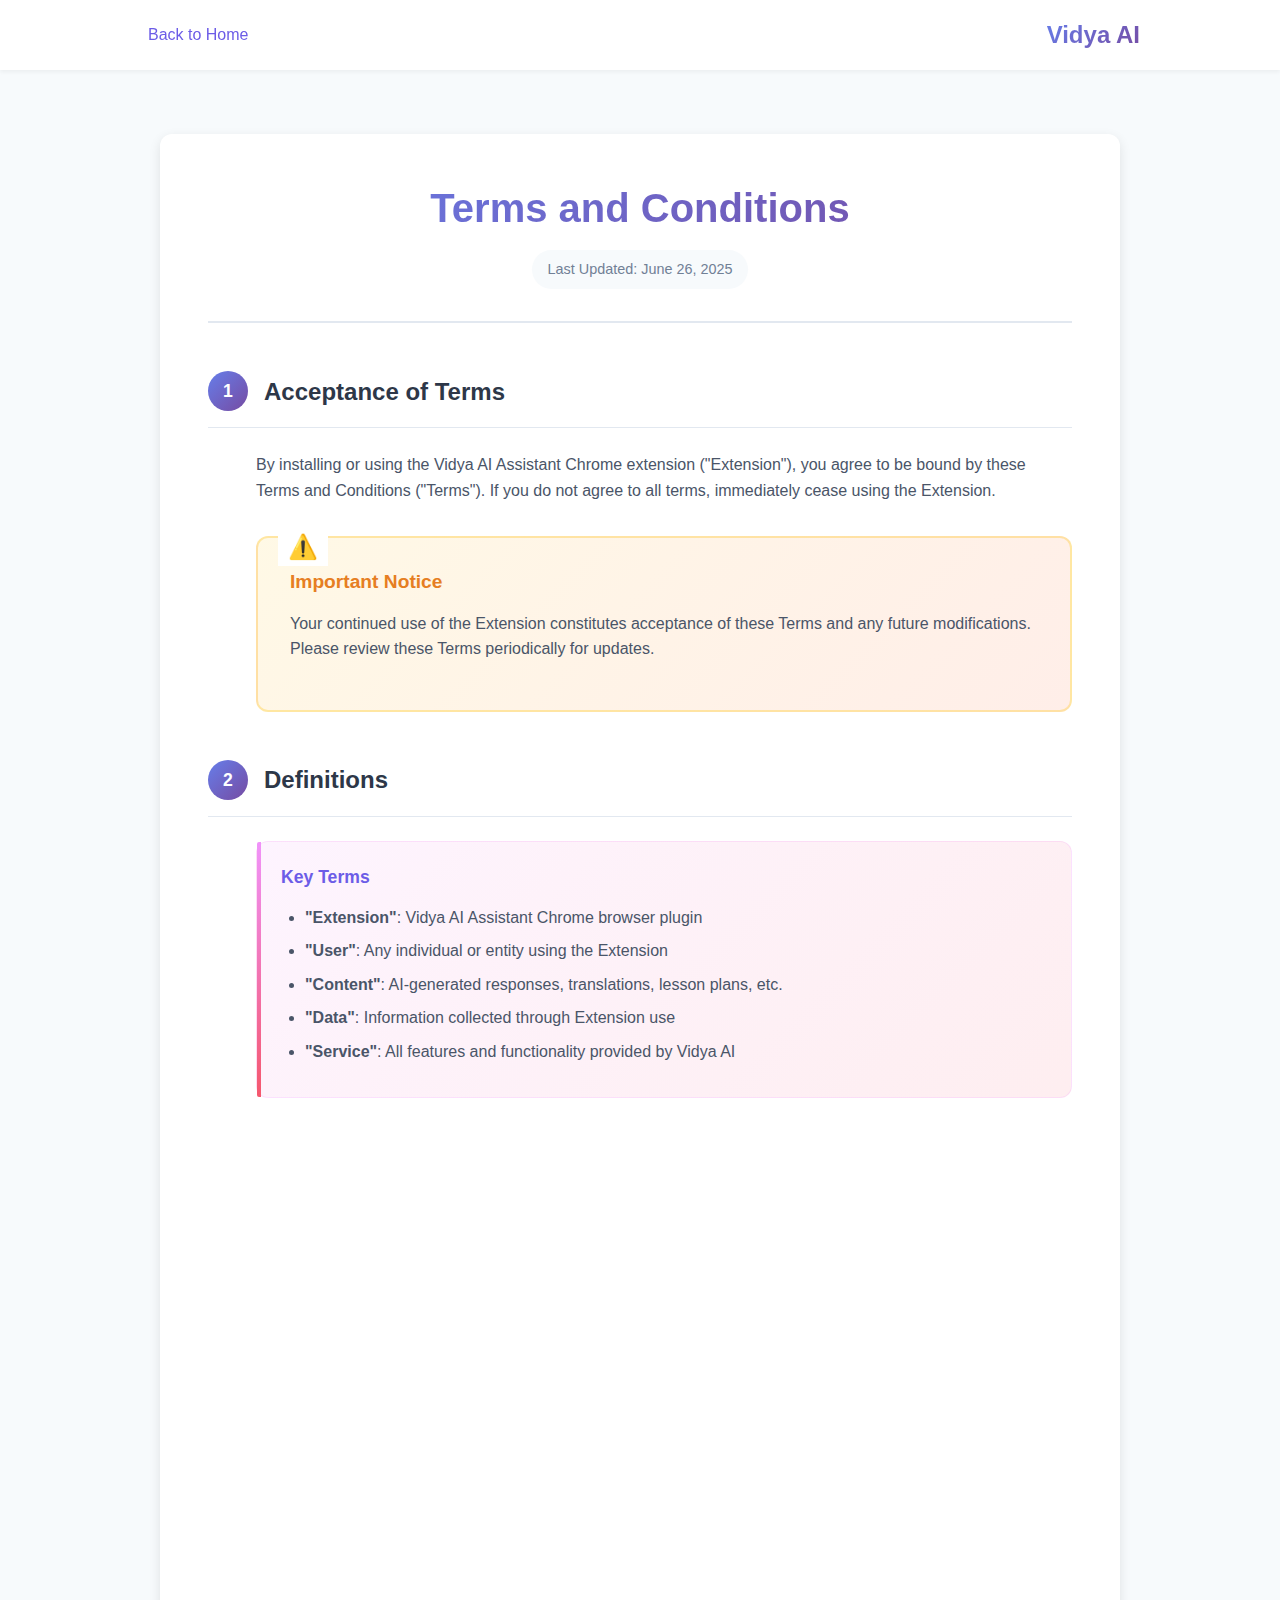
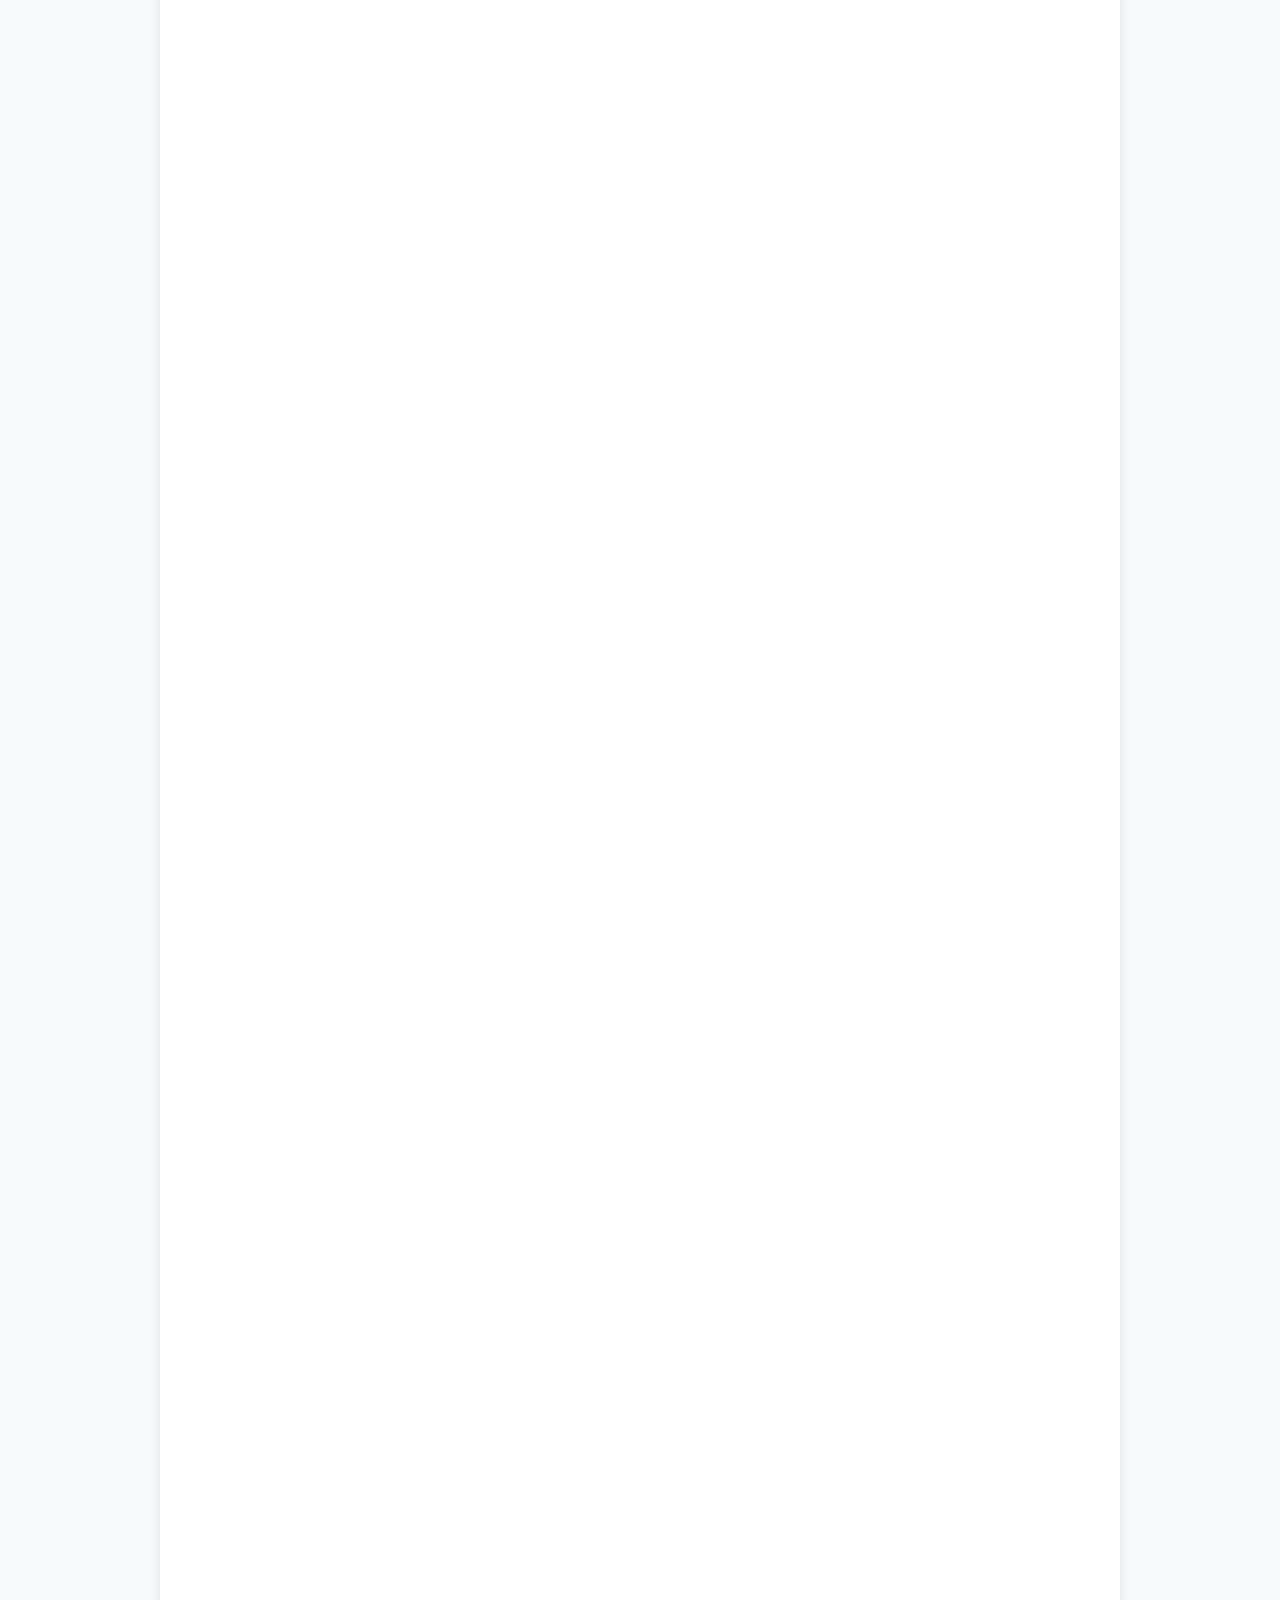
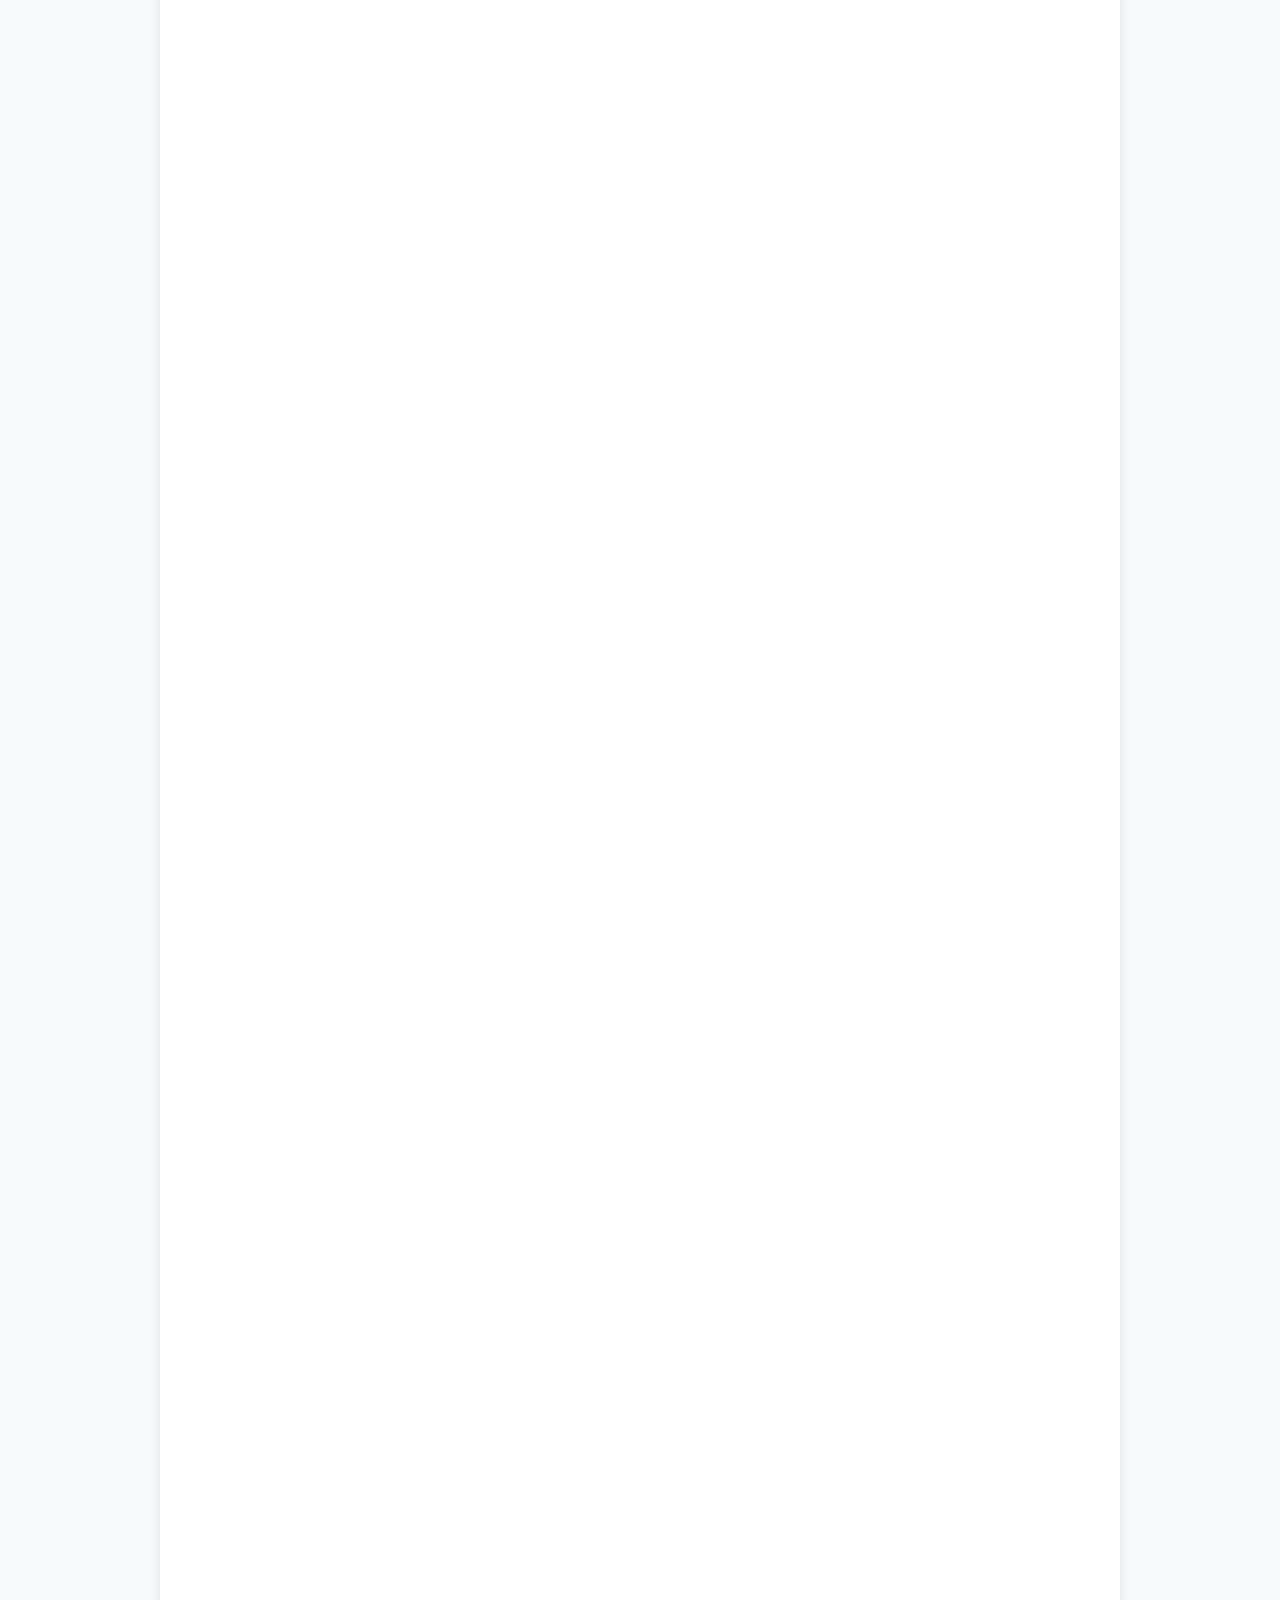
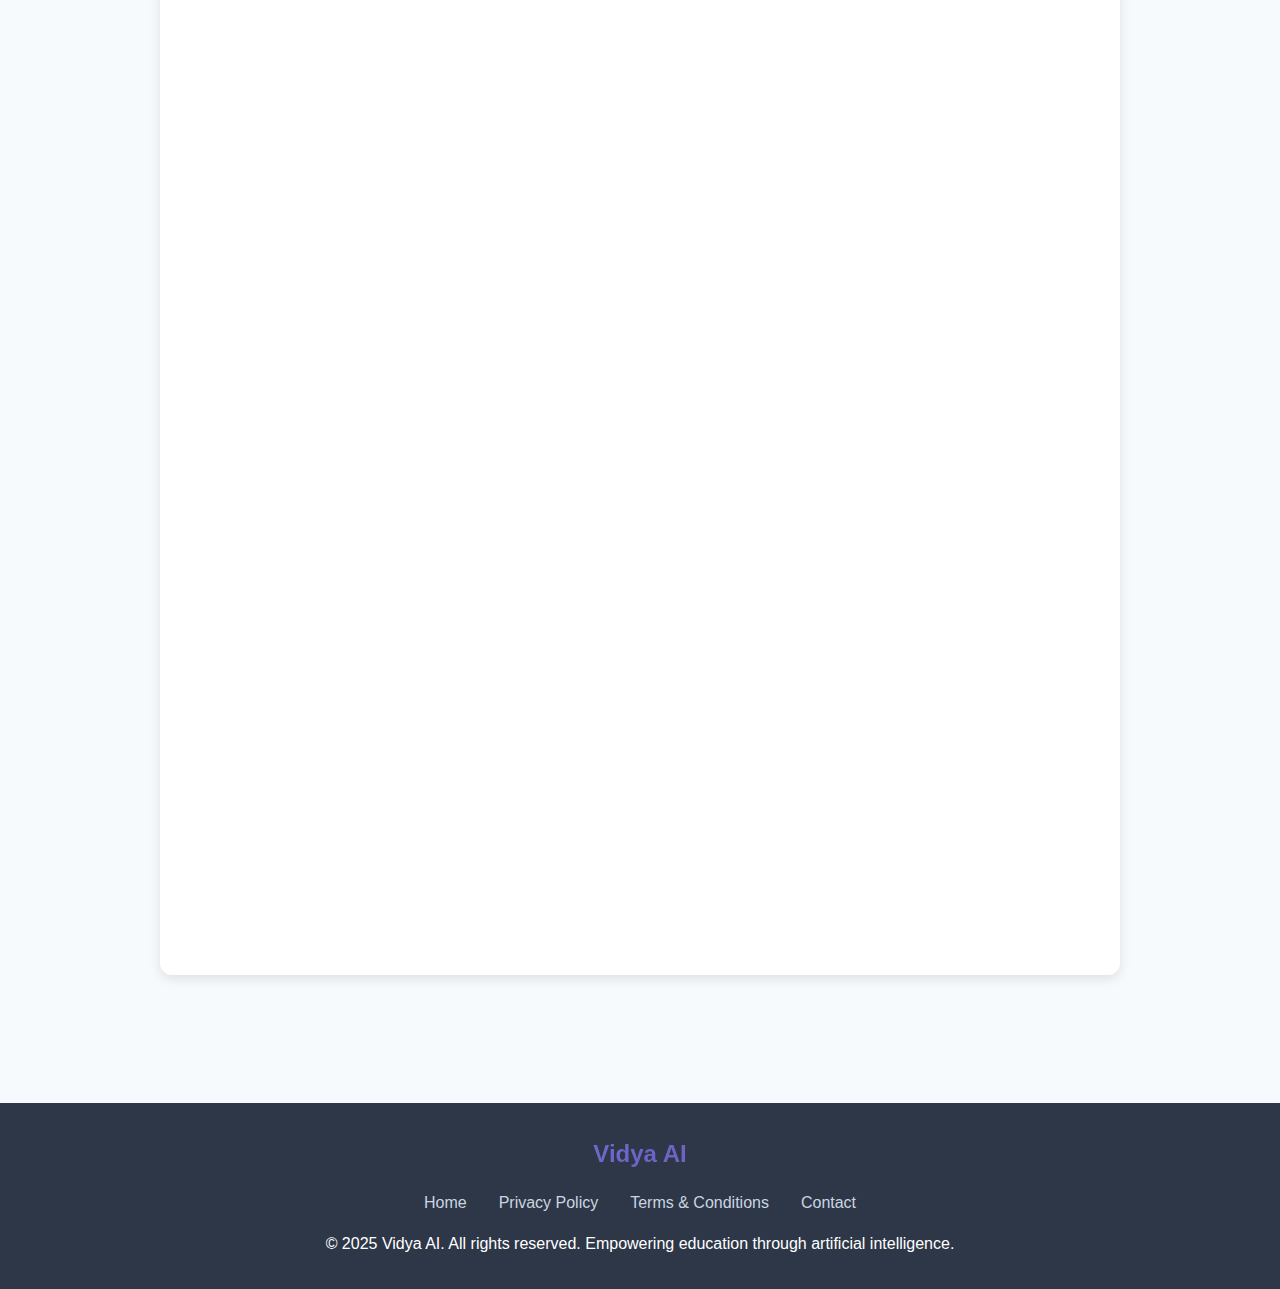
<file: Vidya/terms.html>
<!DOCTYPE html>
<html lang="en">
<head>
    <meta charset="UTF-8">
    <meta name="viewport" content="width=device-width, initial-scale=1.0">
    <title>Terms and Conditions - Vidya AI</title>
    <link href="https://fonts.googleapis.com/css2?family=Google+Sans:wght@300;400;500;600;700&family=Roboto:wght@300;400;500;600&display=swap" rel="stylesheet">
    <link rel="stylesheet" href="https://cdnjs.cloudflare.com/ajax/libs/font-awesome/6.4.0/css/all.min.css">
    <style>
        * {
            margin: 0;
            padding: 0;
            box-sizing: border-box;
        }

        :root {
            --primary-gradient: linear-gradient(135deg, #667eea 0%, #764ba2 100%);
            --secondary-gradient: linear-gradient(135deg, #f093fb 0%, #f5576c 100%);
            --accent-blue: #4285f4;
            --accent-purple: #6c5ce7;
            --text-primary: #2d3748;
            --text-secondary: #4a5568;
            --text-light: #718096;
            --bg-light: #f7fafc;
            --bg-white: #ffffff;
            --border-light: #e2e8f0;
            --shadow-sm: 0 2px 4px rgba(0,0,0,0.05);
            --shadow-md: 0 4px 12px rgba(0,0,0,0.1);
            --shadow-lg: 0 8px 32px rgba(0,0,0,0.12);
            --border-radius: 12px;
        }

        body {
            font-family: 'Roboto', sans-serif;
            line-height: 1.6;
            color: var(--text-primary);
            background: var(--bg-light);
        }

        h1, h2, h3, h4, h5, h6 {
            font-family: 'Google Sans', sans-serif;
            font-weight: 600;
            line-height: 1.3;
        }

        .container {
            max-width: 1000px;
            margin: 0 auto;
            padding: 0 20px;
        }

        /* Header */
        .header {
            background: var(--bg-white);
            box-shadow: var(--shadow-sm);
            position: sticky;
            top: 0;
            z-index: 1000;
            backdrop-filter: blur(10px);
        }

        .nav {
            display: flex;
            justify-content: space-between;
            align-items: center;
            padding: 1rem 0;
        }

        .logo {
            font-size: 1.5rem;
            font-weight: 700;
            background: var(--primary-gradient);
            -webkit-background-clip: text;
            -webkit-text-fill-color: transparent;
            background-clip: text;
        }

        .nav-links {
            display: flex;
            list-style: none;
            gap: 2rem;
        }

        .nav-links a {
            text-decoration: none;
            color: var(--text-secondary);
            font-weight: 500;
            transition: color 0.3s ease;
        }

        .nav-links a:hover {
            color: var(--accent-purple);
        }

        .back-link {
            display: inline-flex;
            align-items: center;
            gap: 0.5rem;
            color: var(--accent-purple);
            text-decoration: none;
            font-weight: 500;
            transition: all 0.3s ease;
        }

        .back-link:hover {
            transform: translateX(-3px);
        }

        /* Main Content */
        .main-content {
            padding: 2rem 0 4rem;
        }

        .terms-container {
            background: var(--bg-white);
            border-radius: var(--border-radius);
            box-shadow: var(--shadow-md);
            padding: 3rem;
            margin-top: 2rem;
        }

        .page-header {
            text-align: center;
            margin-bottom: 3rem;
            padding-bottom: 2rem;
            border-bottom: 2px solid var(--border-light);
        }

        .page-header h1 {
            font-size: 2.5rem;
            margin-bottom: 1rem;
            background: var(--primary-gradient);
            -webkit-background-clip: text;
            -webkit-text-fill-color: transparent;
            background-clip: text;
        }

        .last-updated {
            color: var(--text-light);
            font-size: 0.9rem;
            background: var(--bg-light);
            padding: 0.5rem 1rem;
            border-radius: 20px;
            display: inline-block;
        }

        /* Table of Contents */
        .toc {
            background: linear-gradient(135deg, rgba(102, 126, 234, 0.05), rgba(118, 75, 162, 0.05));
            border: 1px solid rgba(102, 126, 234, 0.1);
            border-radius: var(--border-radius);
            padding: 2rem;
            margin-bottom: 3rem;
        }

        .toc h3 {
            color: var(--accent-purple);
            margin-bottom: 1rem;
            font-size: 1.2rem;
        }

        .toc-list {
            list-style: none;
            display: grid;
            grid-template-columns: repeat(auto-fit, minmax(300px, 1fr));
            gap: 0.5rem;
        }

        .toc-list li {
            padding: 0.5rem 0;
        }

        .toc-list a {
            color: var(--text-primary);
            text-decoration: none;
            font-weight: 500;
            transition: all 0.3s ease;
            display: flex;
            align-items: center;
            gap: 0.5rem;
        }

        .toc-list a:hover {
            color: var(--accent-purple);
            transform: translateX(5px);
        }

        .toc-list a::before {
            content: '→';
            color: var(--accent-purple);
            font-weight: bold;
        }

        /* Sections */
        .section {
            margin-bottom: 3rem;
            scroll-margin-top: 80px;
        }

        .section-header {
            display: flex;
            align-items: center;
            gap: 1rem;
            margin-bottom: 1.5rem;
            padding-bottom: 1rem;
            border-bottom: 1px solid var(--border-light);
        }

        .section-number {
            background: var(--primary-gradient);
            color: white;
            width: 40px;
            height: 40px;
            border-radius: 50%;
            display: flex;
            align-items: center;
            justify-content: center;
            font-weight: 700;
            font-size: 1.1rem;
            flex-shrink: 0;
        }

        .section h2 {
            color: var(--text-primary);
            font-size: 1.5rem;
            margin: 0;
        }

        .section-content {
            padding-left: 3rem;
        }

        .section p {
            margin-bottom: 1rem;
            color: var(--text-secondary);
        }

        .section ul {
            margin: 1rem 0;
            padding-left: 1.5rem;
        }

        .section li {
            margin-bottom: 0.5rem;
            color: var(--text-secondary);
        }

        /* Highlight Boxes */
        .highlight-box {
            background: linear-gradient(135deg, rgba(240, 147, 251, 0.1), rgba(245, 87, 108, 0.1));
            border: 1px solid rgba(240, 147, 251, 0.2);
            border-radius: var(--border-radius);
            padding: 1.5rem;
            margin: 1.5rem 0;
            position: relative;
        }

        .highlight-box::before {
            content: '';
            position: absolute;
            top: 0;
            left: 0;
            width: 4px;
            height: 100%;
            background: var(--secondary-gradient);
            border-radius: 2px 0 0 2px;
        }

        .highlight-box h4 {
            color: var(--accent-purple);
            margin-bottom: 1rem;
            font-size: 1.1rem;
        }

        .highlight-box ul {
            margin-bottom: 0;
        }

        /* Important Notice */
        .important-notice {
            background: linear-gradient(135deg, rgba(255, 193, 7, 0.1), rgba(255, 87, 34, 0.1));
            border: 2px solid rgba(255, 193, 7, 0.3);
            border-radius: var(--border-radius);
            padding: 2rem;
            margin: 2rem 0;
            position: relative;
        }

        .important-notice::before {
            content: '⚠️';
            position: absolute;
            top: -10px;
            left: 20px;
            background: var(--bg-white);
            padding: 0 10px;
            font-size: 1.5rem;
        }

        .important-notice h4 {
            color: #e67e22;
            margin-bottom: 1rem;
            font-size: 1.2rem;
        }

        /* Contact Section */
        .contact-section {
            background: var(--bg-light);
            border-radius: var(--border-radius);
            padding: 2rem;
            margin: 3rem 0;
            text-align: center;
        }

        .contact-section h3 {
            color: var(--accent-purple);
            margin-bottom: 1rem;
        }

        .contact-info {
            display: flex;
            justify-content: center;
            gap: 2rem;
            flex-wrap: wrap;
            margin-top: 1rem;
        }

        .contact-item {
            display: flex;
            align-items: center;
            gap: 0.5rem;
            color: var(--text-secondary);
            font-weight: 500;
        }

        .contact-item i {
            color: var(--accent-purple);
        }

        /* Footer */
        .footer {
            background: var(--text-primary);
            color: white;
            padding: 2rem 0;
            margin-top: 4rem;
        }

        .footer-content {
            text-align: center;
        }

        .footer .logo {
            color: white;
            margin-bottom: 1rem;
        }

        .footer-links {
            display: flex;
            justify-content: center;
            gap: 2rem;
            margin: 1rem 0;
            flex-wrap: wrap;
        }

        .footer-links a {
            color: #cbd5e0;
            text-decoration: none;
            transition: color 0.3s ease;
        }

        .footer-links a:hover {
            color: white;
        }

        /* Scroll to Top */
        .scroll-to-top {
            position: fixed;
            bottom: 2rem;
            right: 2rem;
            background: var(--primary-gradient);
            color: white;
            width: 50px;
            height: 50px;
            border-radius: 50%;
            display: flex;
            align-items: center;
            justify-content: center;
            text-decoration: none;
            box-shadow: var(--shadow-lg);
            opacity: 0;
            visibility: hidden;
            transition: all 0.3s ease;
            z-index: 1000;
        }

        .scroll-to-top.visible {
            opacity: 1;
            visibility: visible;
        }

        .scroll-to-top:hover {
            transform: translateY(-3px);
            box-shadow: var(--shadow-lg);
        }

        /* Mobile Responsive */
        @media (max-width: 768px) {
            .nav-links {
                display: none;
            }

            .terms-container {
                padding: 2rem 1.5rem;
                margin-top: 1rem;
            }

            .page-header h1 {
                font-size: 2rem;
            }

            .section-content {
                padding-left: 0;
            }

            .section-header {
                flex-direction: column;
                align-items: flex-start;
                gap: 0.5rem;
            }

            .toc-list {
                grid-template-columns: 1fr;
            }

            .contact-info {
                flex-direction: column;
                gap: 1rem;
            }

            .footer-links {
                flex-direction: column;
                gap: 1rem;
            }
        }

        @media (max-width: 480px) {
            .container {
                padding: 0 15px;
            }

            .terms-container {
                padding: 1.5rem 1rem;
            }

            .page-header {
                margin-bottom: 2rem;
            }

            .page-header h1 {
                font-size: 1.8rem;
            }
        }
    </style>
</head>
<body>
    <!-- Header -->
    <header class="header">
        <nav class="nav container">
            <a href="./index.html" class="back-link">
                <i class="fas fa-arrow-left"></i>
                Back to Home
            </a>
            <a href="./index.html" class="logo">Vidya AI</a>
            
        </nav>
    </header>

    <!-- Main Content -->
    <main class="main-content">
        <div class="container">
           

            <div class="terms-container">
                <!-- Page Header -->
                <div class="page-header">
                    <h1>Terms and Conditions</h1>
                    <div class="last-updated">
                        <i class="fas fa-calendar-alt"></i>
                        Last Updated: June 26, 2025
                    </div>
                </div>

                <!-- Table of Contents -->
                <div class="toc" style="display:none;">
                    <h3><i class="fas fa-list"></i> Table of Contents</h3>
                    <ul class="toc-list">
                        <li><a href="#acceptance">Acceptance of Terms</a></li>
                        <li><a href="#definitions">Definitions</a></li>
                        <li><a href="#license">License Grant</a></li>
                        <li><a href="#responsibilities">User Responsibilities</a></li>
                        <li><a href="#privacy">Privacy & Data Handling</a></li>
                        <li><a href="#ai-content">AI-Generated Content</a></li>
                        <li><a href="#intellectual">Intellectual Property</a></li>
                        <li><a href="#payment">Payment & Subscriptions</a></li>
                        <li><a href="#limitations">Limitations & Disclaimers</a></li>
                        <li><a href="#termination">Termination</a></li>
                        <li><a href="#modifications">Modifications</a></li>
                        <li><a href="#governing">Governing Law</a></li>
                        <li><a href="#contact">Contact Information</a></li>
                    </ul>
                </div>

                <!-- Section 1: Acceptance of Terms -->
                <section class="section" id="acceptance">
                    <div class="section-header">
                        <div class="section-number">1</div>
                        <h2>Acceptance of Terms</h2>
                    </div>
                    <div class="section-content">
                        <p>By installing or using the Vidya AI Assistant Chrome extension ("Extension"), you agree to be bound by these Terms and Conditions ("Terms"). If you do not agree to all terms, immediately cease using the Extension.</p>
                        
                        <div class="important-notice">
                            <h4>Important Notice</h4>
                            <p>Your continued use of the Extension constitutes acceptance of these Terms and any future modifications. Please review these Terms periodically for updates.</p>
                        </div>
                    </div>
                </section>

                <!-- Section 2: Definitions -->
                <section class="section" id="definitions">
                    <div class="section-header">
                        <div class="section-number">2</div>
                        <h2>Definitions</h2>
                    </div>
                    <div class="section-content">
                        <div class="highlight-box">
                            <h4>Key Terms</h4>
                            <ul>
                                <li><strong>"Extension"</strong>: Vidya AI Assistant Chrome browser plugin</li>
                                <li><strong>"User"</strong>: Any individual or entity using the Extension</li>
                                <li><strong>"Content"</strong>: AI-generated responses, translations, lesson plans, etc.</li>
                                <li><strong>"Data"</strong>: Information collected through Extension use</li>
                                <li><strong>"Service"</strong>: All features and functionality provided by Vidya AI</li>
                            </ul>
                        </div>
                    </div>
                </section>

                <!-- Section 3: License Grant -->
                <section class="section" id="license">
                    <div class="section-header">
                        <div class="section-number">3</div>
                        <h2>License Grant</h2>
                    </div>
                    <div class="section-content">
                        <p>Subject to compliance with these Terms, we grant you a limited, non-exclusive, non-transferable license to:</p>
                        <ul>
                            <li>Install and use the Extension for personal/educational purposes</li>
                            <li>Access AI-generated educational content</li>
                            <li>Utilize translation and learning assistance features</li>
                        </ul>
                        <p>This license does not include the right to distribute, modify, or reverse engineer the Extension.</p>
                    </div>
                </section>

                <!-- Section 4: User Responsibilities -->
                <section class="section" id="responsibilities">
                    <div class="section-header">
                        <div class="section-number">4</div>
                        <h2>User Responsibilities</h2>
                    </div>
                    <div class="section-content">
                        <p>You agree to:</p>
                        <div class="highlight-box">
                            <h4>Your Commitments</h4>
                            <ul>
                                <li><strong>Account Security</strong>: Maintain confidentiality of login credentials</li>
                                <li><strong>Lawful Use</strong>: Not use the Extension for illegal activities or content generation</li>
                                <li><strong>Age Requirement</strong>: Be at least 13 years old (or have parental consent if younger)</li>
                                <li><strong>Content Ownership</strong>: Ensure any inputted text doesn't violate third-party rights</li>
                                <li><strong>Respect Usage Limits</strong>: Use the service reasonably without excessive automated requests</li>
                            </ul>
                        </div>
                    </div>
                </section>

                <!-- Section 5: Privacy & Data Handling -->
                <section class="section" id="privacy">
                    <div class="section-header">
                        <div class="section-number">5</div>
                        <h2>Privacy & Data Handling</h2>
                    </div>
                    <div class="section-content">
                        <div class="highlight-box">
                            <h4>Data Collection</h4>
                            <p>We collect:</p>
                            <ul>
                                <li>Email addresses during registration</li>
                                <li>Usage patterns (e.g., feature frequency)</li>
                                <li>Page content accessed via our analysis system</li>
                                <li>Voice inputs for processing (not stored)</li>
                            </ul>
                        </div>
                        
                        <div class="highlight-box">
                            <h4>Data Usage</h4>
                            <p>Collected data is used to:</p>
                            <ul>
                                <li>Personalize educational content</li>
                                <li>Improve AI response quality</li>
                                <li>Troubleshoot technical issues</li>
                                <li>Analyze usage patterns for service improvement</li>
                            </ul>
                        </div>
                        
                        <p><strong>Third Parties:</strong> Google Sheets integration (for allowed emails) is subject to Google's Privacy Policy. Refer to our separate Privacy Policy for full details.</p>
                    </div>
                </section>

                <!-- Section 6: AI-Generated Content -->
                <section class="section" id="ai-content">
                    <div class="section-header">
                        <div class="section-number">6</div>
                        <h2>AI-Generated Content</h2>
                    </div>
                    <div class="section-content">
                        <div class="important-notice">
                            <h4>Content Accuracy Disclaimer</h4>
                            <p>AI responses may contain inaccuracies. Always verify critical information from authoritative sources.</p>
                        </div>
                        
                        <p><strong>Ownership:</strong> Users retain rights to inputted text; AI outputs are licensed for personal use only.</p>
                        
                        <div class="highlight-box">
                            <h4>Prohibited Uses</h4>
                            <ul>
                                <li>Generating illegal or academic-dishonesty content</li>
                                <li>Automated commercial content production</li>
                                <li>High-volume scraping via the Extension</li>
                                <li>Creating content that violates intellectual property rights</li>
                            </ul>
                        </div>
                    </div>
                </section>

                <!-- Section 7: Intellectual Property -->
                <section class="section" id="intellectual">
                    <div class="section-header">
                        <div class="section-number">7</div>
                        <h2>Intellectual Property</h2>
                    </div>
                    <div class="section-content">
                        <div class="highlight-box">
                            <h4>Rights Breakdown</h4>
                            <ul>
                                <li><strong>Our Rights:</strong> All Extension code, UI designs, and "Vidya" branding are owned by us</li>
                                <li><strong>Your Rights:</strong> You own content you input; we claim no rights to user-provided text</li>
                                <li><strong>AI Outputs:</strong> Generated content may incorporate third-party models (see documentation)</li>
                                <li><strong>Trademarks:</strong> "Vidya AI" and associated marks are our property</li>
                            </ul>
                        </div>
                    </div>
                </section>

                <!-- Section 8: Payment & Subscriptions -->
                <section class="section" id="payment">
                    <div class="section-header">
                        <div class="section-number">8</div>
                        <h2>Payment & Subscriptions</h2>
                    </div>
                    <div class="section-content">
                        <ul>
                            <li><strong>Free Version:</strong> Basic features available without payment</li>
                            <li><strong>Premium Features:</strong> Paid subscriptions auto-renew monthly/annually</li>
                            <li><strong>Cancellation:</strong> May cancel anytime via Chrome Web Store or account settings</li>
                            <li><strong>Refunds:</strong> Processed according to Chrome Web Store policies</li>
                        </ul>
                    </div>
                </section>

                <!-- Section 9: Limitations & Disclaimers -->
                <section class="section" id="limitations">
                    <div class="section-header">
                        <div class="section-number">9</div>
                        <h2>Limitations & Disclaimers</h2>
                    </div>
                    <div class="section-content">
                        <div class="important-notice">
                            <h4>Service Limitations</h4>
                            <ul>
                                <li><strong>Service "AS IS":</strong> No guarantees of uptime or accuracy</li>
                                <li><strong>AI Limitations:</strong> Outputs may contain biases/errors inherent in language models</li>
                                <li><strong>Educational Use:</strong> Not a substitute for professional academic advice</li>
                                <li><strong>Liability Cap:</strong> Our total liability limited to fees paid (if any) in last 6 months</li>
                            </ul>
                        </div>
                    </div>
                </section>

                <!-- Section 10: Termination -->
                <section class="section" id="termination">
                    <div class="section-header">
                        <div class="section-number">10</div>
                        <h2>Termination</h2>
                    </div>
                    <div class="section-content">
                        <p>We may terminate access if you:</p>
                        <ul>
                            <li>Violate these Terms</li>
                            <li>Engage in abusive usage (e.g., spamming API)</li>
                            <li>Attempt reverse engineering</li>
                            <li>Use the service for harmful or illegal purposes</li>
                        </ul>
                        <p>Upon termination, your right to use the Extension ceases immediately.</p>
                    </div>
                </section>

                <!-- Section 11: Modifications -->
                <section class="section" id="modifications">
                    <div class="section-header">
                        <div class="section-number">11</div>
                        <h2>Modifications</h2>
                    </div>
                    <div class="section-content">
                        <p>We may update these Terms with 30 days' notice via in-Extension notification or email. Continued use constitutes acceptance of revised Terms.</p>
                        <p>Material changes will be highlighted and may require explicit re-acceptance.</p>
                    </div>
                </section>

                <!-- Section 12: Governing Law -->
                <section class="section" id="governing">
                    <div class="section-header">
                        <div class="section-number">12</div>
                        <h2>Governing Law</h2>
                    </div>
                    <div class="section-content">
                        <ul>
                            <li>Governed by laws of India</li>
                            <li>Disputes resolved in courts of Hyderabad, Telangana</li>
                            <li>Both parties agree to attempt mediation before litigation</li>
                        </ul>
                    </div>
                </section>

                <!-- Section 13: Contact -->
                <section class="section" id="contact">
                    <div class="section-header">
                        <div class="section-number">13</div>
                        <h2>Contact Information</h2>
                    </div>
                    <div class="section-content">
                        <div class="contact-section">
                            <h3>Questions about these Terms?</h3>
                            <p>We're here to help clarify any concerns you may have.</p>
                            <div class="contact-info">
                                <div class="contact-item">
                                    <i class="fas fa-envelope"></i>
                                    <span>support@vidya.co</span>
                                </div>
                                <div class="contact-item">
                                    <i class="fas fa-globe"></i>
                                    <span>www.vidya.co</span>
                                </div>
                            </div>
                        </div>
                    </div>
                </section>

                <!-- Key Risk Disclosures -->
                <section class="section">
                    <div class="section-header">
                        <div class="section-number">⚠️</div>
                        <h2>Key Risk Disclosures</h2>
                    </div>
                    <div class="section-content">
                        <div class="important-notice">
                            <h4>Important Disclosures</h4>
                            <ul>
                                <li><strong>Page Analysis:</strong> We analyze web content you visit to provide context-aware responses</li>
                                <li><strong>Action Execution:</strong> The Extension may automatically interact with pages when instructed</li>
                                <li><strong>Voice Processing:</strong> Voice recordings are processed in real-time but not stored</li>
                                <li><strong>Student Data:</strong> We comply with FERPA - no sensitive student data is collected</li>
                            </ul>
                        </div>
                    </div>
                </section>
            </div>
        </div>
    </main>

    <!-- Footer -->
    <footer class="footer">
        <div class="container">
            <div class="footer-content">
                <div class="logo">Vidya AI</div>
                <div class="footer-links">
                    <a href="index.html">Home</a>
                    <a href="privacy.html">Privacy Policy</a>
                    <a href="terms.html">Terms & Conditions</a>
                    <a href="contact.html">Contact</a>
                </div>
                <p>&copy; 2025 Vidya AI. All rights reserved. Empowering education through artificial intelligence.</p>
            </div>
        </div>
    </footer>

    <!-- Scroll to Top -->
    <a href="#" class="scroll-to-top" id="scrollToTop">
        <i class="fas fa-chevron-up"></i>
    </a>

 <script>
    // Smooth scrolling for anchor links
document.querySelectorAll('a[href^="#"]').forEach(anchor => {
    anchor.addEventListener('click', function (e) {
        e.preventDefault();
        const target = document.querySelector(this.getAttribute('href'));
        if (target) {
            target.scrollIntoView({
                behavior: 'smooth',
                block: 'start'
            });
        }
    });
});

// Scroll to top functionality
const scrollToTopBtn = document.getElementById('scrollToTop');

window.addEventListener('scroll', function() {
    if (window.pageYOffset > 300) {
        scrollToTopBtn.classList.add('visible');
    } else {
        scrollToTopBtn.classList.remove('visible');
    }
});

scrollToTopBtn.addEventListener('click', function(e) {
    e.preventDefault();
    window.scrollTo({
        top: 0,
        behavior: 'smooth'
    });
});

// Additional enhancements

// Lazy loading for sections (optional, improves performance)
document.addEventListener('DOMContentLoaded', function() {
    const sections = document.querySelectorAll('.section');
    
    const observerOptions = {
        root: null,
        rootMargin: '0px',
        threshold: 0.1
    };

    const observer = new IntersectionObserver(function(entries, observer) {
        entries.forEach(entry => {
            if (entry.isIntersecting) {
                entry.target.classList.add('visible');
                observer.unobserve(entry.target);
            }
        });
    }, observerOptions);

    sections.forEach(section => {
        section.style.opacity = '0';
        section.style.transform = 'translateY(20px)';
        section.style.transition = 'opacity 0.5s ease, transform 0.5s ease';
        observer.observe(section);
    });
});

// Add visible class for animation when section is in view
const style = document.createElement('style');
style.innerHTML = `
    .section.visible {
        opacity: 1 !important;
        transform: translateY(0) !important;
    }
`;
document.head.appendChild(style);

// Mobile menu toggle (if needed for responsive navigation)
const navLinks = document.querySelector('.nav-links');
const toggleButton = document.createElement('button');
toggleButton.innerHTML = '<i class="fas fa-bars"></i>';
toggleButton.classList.add('mobile-toggle');
toggleButton.style.display = 'none';

document.querySelector('.nav').appendChild(toggleButton);

toggleButton.addEventListener('click', function() {
    navLinks.style.display = navLinks.style.display === 'flex' ? 'none' : 'flex';
});

// Show/hide mobile toggle button based on screen size
window.addEventListener('resize', function() {
    if (window.innerWidth <= 768) {
        toggleButton.style.display = 'block';
        navLinks.style.display = 'none';
    } else {
        toggleButton.style.display = 'none';
        navLinks.style.display = 'flex';
    }
});

// Initialize mobile menu state on page load
if (window.innerWidth <= 768) {
    toggleButton.style.display = 'block';
    navLinks.style.display = 'none';
}

// Prevent multiple rapid clicks on scroll-to-top
let isScrolling = false;
scrollToTopBtn.addEventListener('click', function(e) {
    if (isScrolling) return;
    isScrolling = true;
    e.preventDefault();
    window.scrollTo({
        top: 0,
        behavior: 'smooth'
    });
    setTimeout(() => {
        isScrolling = false;
    }, 1000);
});

// Keyboard accessibility for scroll-to-top
scrollToTopBtn.addEventListener('keydown', function(e) {
    if (e.key === 'Enter' || e.key === ' ') {
        e.preventDefault();
        window.scrollTo({
            top: 0,
            behavior: 'smooth'
        });
    }
});
 </script>
</file>
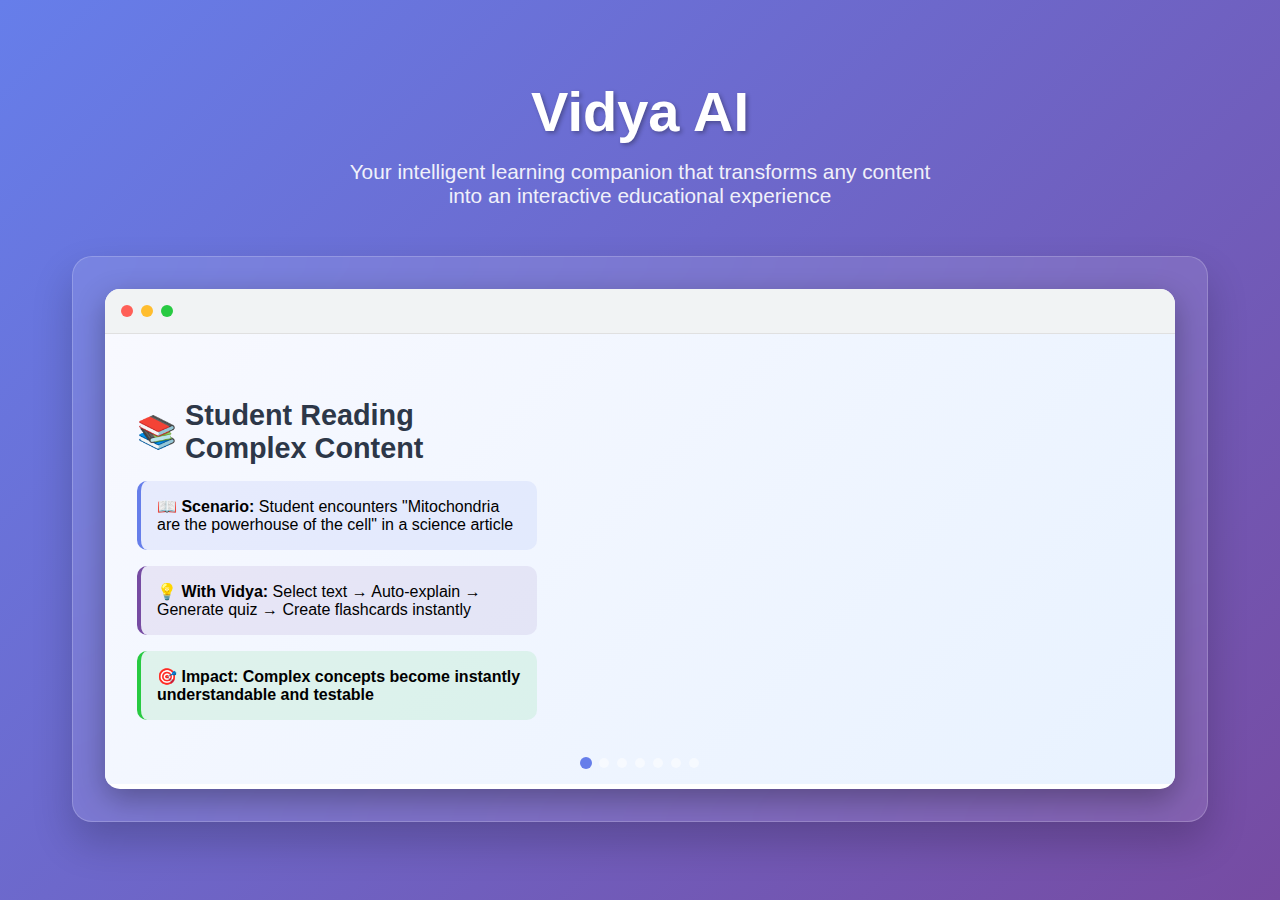
<file: Vidya/test.html>
<!DOCTYPE html>
<html lang="en">
<head>
    <meta charset="UTF-8">
    <meta name="viewport" content="width=device-width, initial-scale=1.0">
    <title>Vidya AI - Your Smart Learning Companion</title>
    <link href="https://cdnjs.cloudflare.com/ajax/libs/font-awesome/6.0.0/css/all.min.css" rel="stylesheet">
    <style>
        * {
            margin: 0;
            padding: 0;
            box-sizing: border-box;
        }

        body {
            font-family: 'Segoe UI', Tahoma, Geneva, Verdana, sans-serif;
            background: linear-gradient(135deg, #667eea 0%, #764ba2 100%);
            min-height: 100vh;
            display: flex;
            align-items: center;
            justify-content: center;
            overflow-x: hidden;
        }

        .hero-container {
            max-width: 1200px;
            width: 100%;
            padding: 2rem;
            position: relative;
        }
        @keyframes slideUp {
            from {
                opacity: 0;
                transform: translateY(30px);
            }
            to {
                opacity: 1;
                transform: translateY(0);
            }
        }
        .hero-header {
            text-align: center;
            margin-bottom: 3rem;
            color: white;
        }

        .hero-header h1 {
            font-size: 3.5rem;
            font-weight: 700;
            margin-bottom: 1rem;
            text-shadow: 2px 2px 4px rgba(0,0,0,0.3);
        }

        .hero-header p {
            font-size: 1.3rem;
            opacity: 0.9;
            max-width: 600px;
            margin: 0 auto;
        }

        .hero-mockup {
            position: relative;
            background: rgba(255, 255, 255, 0.1);
            backdrop-filter: blur(20px);
            border-radius: 20px;
            padding: 2rem;
            box-shadow: 0 20px 40px rgba(0,0,0,0.2);
            border: 1px solid rgba(255, 255, 255, 0.2);
        }

        .browser-mockup {
            background: white;
            border-radius: 15px;
            overflow: hidden;
            box-shadow: 0 10px 30px rgba(0,0,0,0.3);
            min-height: 500px;
        }

        .browser-header {
            background: #f1f3f4;
            padding: 1rem;
            border-bottom: 1px solid #e0e0e0;
            display: flex;
            align-items: center;
        }

        .browser-dots {
            display: flex;
            gap: 0.5rem;
        }

        .dot {
            width: 12px;
            height: 12px;
            border-radius: 50%;
        }

        .dot.red { background: #ff5f57; }
        .dot.yellow { background: #ffbd2e; }
        .dot.green { background: #28ca42; }

        .browser-content {
            display: flex;
            min-height: 450px;
        }

        .extension-sidebar {
            width: 280px;
            background: linear-gradient(180deg, #667eea 0%, #764ba2 100%);
            padding: 2rem 1.5rem;
            color: white;
            position: relative;
            overflow: hidden;
        }

        .extension-sidebar::before {
            content: '';
            position: absolute;
            top: 0;
            left: 0;
            right: 0;
            bottom: 0;
            background: url('data:image/svg+xml,<svg xmlns="http://www.w3.org/2000/svg" viewBox="0 0 100 100"><circle cx="50" cy="50" r="2" fill="rgba(255,255,255,0.1)"/></svg>') repeat;
            opacity: 0.3;
        }

        .sidebar-header {
            text-align: center;
            margin-bottom: 2rem;
            position: relative;
            z-index: 2;
        }

        .sidebar-header i {
            font-size: 2.5rem;
            margin-bottom: 1rem;
            display: block;
            animation: pulse 2s infinite;
        }

        .sidebar-header h3 {
            font-size: 1.3rem;
            font-weight: 600;
        }

        .features-list {
            list-style: none;
            position: relative;
            z-index: 2;
        }

        .features-list li {
            padding: 0.8rem 0;
            font-size: 0.95rem;
            display: flex;
            align-items: center;
            opacity: 0.9;
            transition: all 0.3s ease;
        }

        .features-list li:hover {
            opacity: 1;
            transform: translateX(5px);
        }

        .features-list li i {
            margin-right: 0.8rem;
            width: 20px;
        }

        .main-content {
            flex: 1;
            padding: 0;
            position: relative;
            overflow: hidden;
        }

        .slides-container {
            position: relative;
            height: 100%;
        }

        .slide {
            position: absolute;
            top: 0;
            left: 0;
            width: 100%;
            height: 100%;
            padding: 2rem;
            opacity: 0;
            transform: translateX(100%);
            transition: all 0.8s cubic-bezier(0.4, 0, 0.2, 1);
            background: linear-gradient(135deg, #f8f9ff 0%, #e8f2ff 100%);
            display: flex;
            flex-direction: column;
            justify-content: center;
        }

        .slide.active {
            opacity: 1;
            transform: translateX(0);
        }

        .slide.prev {
            transform: translateX(-100%);
        }

        .slide-content {
            max-width: 400px;
        }

        .slide h3 {
            font-size: 1.8rem;
            color: #2d3748;
            margin-bottom: 1rem;
            display: flex;
            align-items: center;
            gap: 0.5rem;
        }

        .slide h3 .emoji {
            font-size: 2rem;
        }

        .slide .use-case {
            background: rgba(102, 126, 234, 0.1);
            padding: 1rem;
            border-radius: 10px;
            margin-bottom: 1rem;
            border-left: 4px solid #667eea;
        }

        .slide .with-vidya {
            background: rgba(118, 75, 162, 0.1);
            padding: 1rem;
            border-radius: 10px;
            margin-bottom: 1rem;
            border-left: 4px solid #764ba2;
        }

        .slide .impact {
            background: rgba(40, 202, 66, 0.1);
            padding: 1rem;
            border-radius: 10px;
            border-left: 4px solid #28ca42;
            font-weight: 600;
        }

        .slide-indicators {
            position: absolute;
            bottom: 1rem;
            left: 50%;
            transform: translateX(-50%);
            display: flex;
            gap: 0.5rem;
            z-index: 10;
        }

        .indicator {
            width: 10px;
            height: 10px;
            border-radius: 50%;
            background: rgba(255, 255, 255, 0.5);
            cursor: pointer;
            transition: all 0.3s ease;
        }

        .indicator.active {
            background: #667eea;
            transform: scale(1.2);
        }

        .slide-counter {
            position: absolute;
            top: 1rem;
            right: 1rem;
            background: rgba(255, 255, 255, 0.9);
            padding: 0.5rem 1rem;
            border-radius: 20px;
            font-size: 0.9rem;
            color: #667eea;
            font-weight: 600;
        }

        @keyframes pulse {
            0%, 100% { transform: scale(1); }
            50% { transform: scale(1.05); }
        }

        @keyframes slideIn {
            from {
                opacity: 0;
                transform: translateY(30px);
            }
            to {
                opacity: 1;
                transform: translateY(0);
            }
        }

        .slide-content > * {
            animation: slideIn 0.6s ease forwards;
        }

        .slide-content > *:nth-child(2) { animation-delay: 0.1s; }
        .slide-content > *:nth-child(3) { animation-delay: 0.2s; }
        .slide-content > *:nth-child(4) { animation-delay: 0.3s; }

        @media (max-width: 768px) {
            .hero-header h1 {
                font-size: 2.5rem;
            }
            
            .browser-content {
                flex-direction: column;
            }
            
            .extension-sidebar {
                width: 100%;
                padding: 1.5rem;
            }
            
            .slide {
                padding: 1.5rem;
            }
            
            .slide h3 {
                font-size: 1.5rem;
            }
        }
    </style>
</head>
<body>
    <div class="hero-container">
        <div class="hero-header">
            <h1><i class="fas fa-brain"></i> Vidya AI</h1>
            <p>Your intelligent learning companion that transforms any content into an interactive educational experience</p>
        </div>
        
        <div class="hero-mockup">
            <div class="browser-mockup">
                <div class="browser-header">
                    <div class="browser-dots">
                        <div class="dot red"></div>
                        <div class="dot yellow"></div>
                        <div class="dot green"></div>
                    </div>
                </div>
                <div class="browser-content">
              
                    
                    <div class="main-content">
                        <div class="slide-counter">
                            <span id="currentSlide">1</span> / <span id="totalSlides">7</span>
                        </div>
                        
                        <div class="slides-container">
                            <!-- Slide 1: Student Reading -->
                            <div class="slide active">
                                <div class="slide-content">
                                    <h3><span class="emoji">📚</span> Student Reading Complex Content</h3>
                                    <div class="use-case">
                                        <strong>📖 Scenario:</strong> Student encounters "Mitochondria are the powerhouse of the cell" in a science article
                                    </div>
                                    <div class="with-vidya">
                                        <strong>💡 With Vidya:</strong> Select text → Auto-explain → Generate quiz → Create flashcards instantly
                                    </div>
                                    <div class="impact">
                                        <strong>🎯 Impact:</strong> Complex concepts become instantly understandable and testable
                                    </div>
                                </div>
                            </div>
                            
                            <!-- Slide 2: Teacher Lesson Plan -->
                            <div class="slide">
                                <div class="slide-content">
                                    <h3><span class="emoji">👩‍🏫</span> Teacher Lesson Planning</h3>
                                    <div class="use-case">
                                        <strong>📋 Scenario:</strong> High school teacher preparing World War II lesson plan
                                    </div>
                                    <div class="with-vidya">
                                        <strong>💡 With Vidya:</strong> Input topic → Generate structured plan with objectives, activities & assessments
                                    </div>
                                    <div class="impact">
                                        <strong>🎯 Impact:</strong> Hours of prep work reduced to minutes with curriculum alignment
                                    </div>
                                </div>
                            </div>
                            
                            <!-- Slide 3: Professional Writing -->
                            <div class="slide">
                                <div class="slide-content">
                                    <h3><span class="emoji">💼</span> Professional Communication</h3>
                                    <div class="use-case">
                                        <strong>✉️ Scenario:</strong> Manager writing polite follow-up email to client
                                    </div>
                                    <div class="with-vidya">
                                        <strong>💡 With Vidya:</strong> Smart Writing Assistant creates tone-appropriate, grammatically perfect drafts
                                    </div>
                                    <div class="impact">
                                        <strong>🎯 Impact:</strong> Save time, reduce anxiety, ensure professionalism
                                    </div>
                                </div>
                            </div>
                            
                            <!-- Slide 4: Language Learning -->
                            <div class="slide">
                                <div class="slide-content">
                                    <h3><span class="emoji">🌍</span> Language Learning Support</h3>
                                    <div class="use-case">
                                        <strong>🇫🇷 Scenario:</strong> French student reading English startup blog
                                    </div>
                                    <div class="with-vidya">
                                        <strong>💡 With Vidya:</strong> Translate + explain idioms + pronunciation + vocabulary building
                                    </div>
                                    <div class="impact">
                                        <strong>🎯 Impact:</strong> Enhanced language learning in real context
                                    </div>
                                </div>
                            </div>
                            
                            <!-- Slide 5: Exam Planning -->
                            <div class="slide">
                                <div class="slide-content">
                                    <h3><span class="emoji">⏱️</span> Smart Study Planning</h3>
                                    <div class="use-case">
                                        <strong>📅 Scenario:</strong> Engineering student with 5 exams in 4 weeks
                                    </div>
                                    <div class="with-vidya">
                                        <strong>💡 With Vidya:</strong> Create personalized schedule with daily goals & spaced revision
                                    </div>
                                    <div class="impact">
                                        <strong>🎯 Impact:</strong> Reduced overwhelm with structured, adaptive planning
                                    </div>
                                </div>
                            </div>
                            
                            <!-- Slide 6: Voice Assistant -->
                            <div class="slide">
                                <div class="slide-content">
                                    <h3><span class="emoji">🎤</span> Inclusive Voice Support</h3>
                                    <div class="use-case">
                                        <strong>♿ Scenario:</strong> Visually impaired student or multitasking professional
                                    </div>
                                    <div class="with-vidya">
                                        <strong>💡 With Vidya:</strong> Voice input questions → Spoken answers → Real-time conversation
                                    </div>
                                    <div class="impact">
                                        <strong>🎯 Impact:</strong> Hands-free, inclusive, human-like learning support
                                    </div>
                                </div>
                            </div>
                            
                            <!-- Slide 7: Quick Assessment -->
                            <div class="slide">
                                <div class="slide-content">
                                    <h3><span class="emoji">📋</span> Instant Assessment Creation</h3>
                                    <div class="use-case">
                                        <strong>⏰ Scenario:</strong> Teacher needs quiz for tomorrow's class
                                    </div>
                                    <div class="with-vidya">
                                        <strong>💡 With Vidya:</strong> Paste notes → Generate quiz with explanations → Export as PDF/CSV
                                    </div>
                                    <div class="impact">
                                        <strong>🎯 Impact:</strong> 5-minute assessment creation with high accuracy
                                    </div>
                                </div>
                            </div>
                        </div>
                        
                        <div class="slide-indicators">
                            <div class="indicator active" data-slide="0"></div>
                            <div class="indicator" data-slide="1"></div>
                            <div class="indicator" data-slide="2"></div>
                            <div class="indicator" data-slide="3"></div>
                            <div class="indicator" data-slide="4"></div>
                            <div class="indicator" data-slide="5"></div>
                            <div class="indicator" data-slide="6"></div>
                        </div>
                    </div>
                </div>
            </div>
        </div>
    </div>

    <script>
        class VidyaSlideshow {
            constructor() {
                this.slides = document.querySelectorAll('.slide');
                this.indicators = document.querySelectorAll('.indicator');
                this.currentSlide = 0;
                this.totalSlides = this.slides.length;
                this.isAutoPlaying = true;
                this.slideInterval = null;
                
                this.init();
            }
            
            init() {
                // Update total slides counter
                document.getElementById('totalSlides').textContent = this.totalSlides;
                
                // Add click handlers to indicators
                this.indicators.forEach((indicator, index) => {
                    indicator.addEventListener('click', () => {
                        this.goToSlide(index);
                        this.pauseAutoPlay();
                        setTimeout(() => this.startAutoPlay(), 5000); // Resume after 5 seconds
                    });
                });
                
                // Start autoplay
                this.startAutoPlay();
                
                // Pause on hover
                const heroMockup = document.querySelector('.hero-mockup');
                heroMockup.addEventListener('mouseenter', () => this.pauseAutoPlay());
                heroMockup.addEventListener('mouseleave', () => this.startAutoPlay());
            }
            
            goToSlide(index) {
                // Remove active classes
                this.slides[this.currentSlide].classList.remove('active');
                this.slides[this.currentSlide].classList.add('prev');
                this.indicators[this.currentSlide].classList.remove('active');
                
                // Set new slide
                this.currentSlide = index;
                
                // Add active classes
                this.slides[this.currentSlide].classList.add('active');
                this.slides[this.currentSlide].classList.remove('prev');
                this.indicators[this.currentSlide].classList.add('active');
                
                // Update counter
                document.getElementById('currentSlide').textContent = this.currentSlide + 1;
                
                // Clean up prev classes after transition
                setTimeout(() => {
                    this.slides.forEach(slide => slide.classList.remove('prev'));
                }, 800);
            }
            
            nextSlide() {
                const nextIndex = (this.currentSlide + 1) % this.totalSlides;
                this.goToSlide(nextIndex);
            }
            
            startAutoPlay() {
                if (this.slideInterval) return;
                this.slideInterval = setInterval(() => {
                    this.nextSlide();
                }, 4000); // Change slide every 4 seconds
            }
            
            pauseAutoPlay() {
                if (this.slideInterval) {
                    clearInterval(this.slideInterval);
                    this.slideInterval = null;
                }
            }
        }
        
        // Initialize slideshow when DOM is loaded
        document.addEventListener('DOMContentLoaded', () => {
            new VidyaSlideshow();
        });
        
        // Add smooth scroll behavior and entrance animations
        document.addEventListener('DOMContentLoaded', () => {
            // Animate hero header on load
            const heroHeader = document.querySelector('.hero-header');
            heroHeader.style.opacity = '0';
            heroHeader.style.transform = 'translateY(-30px)';
            
            setTimeout(() => {
                heroHeader.style.transition = 'all 1s ease';
                heroHeader.style.opacity = '1';
                heroHeader.style.transform = 'translateY(0)';
            }, 200);
            
            // Animate hero mockup on load
            const heroMockup = document.querySelector('.hero-mockup');
            heroMockup.style.opacity = '0';
            heroMockup.style.transform = 'translateY(50px) scale(0.95)';
            
            setTimeout(() => {
                heroMockup.style.transition = 'all 1.2s cubic-bezier(0.4, 0, 0.2, 1)';
                heroMockup.style.opacity = '1';
                heroMockup.style.transform = 'translateY(0) scale(1)';
            }, 600);
        });
    </script>
</body>
</html>
</file>
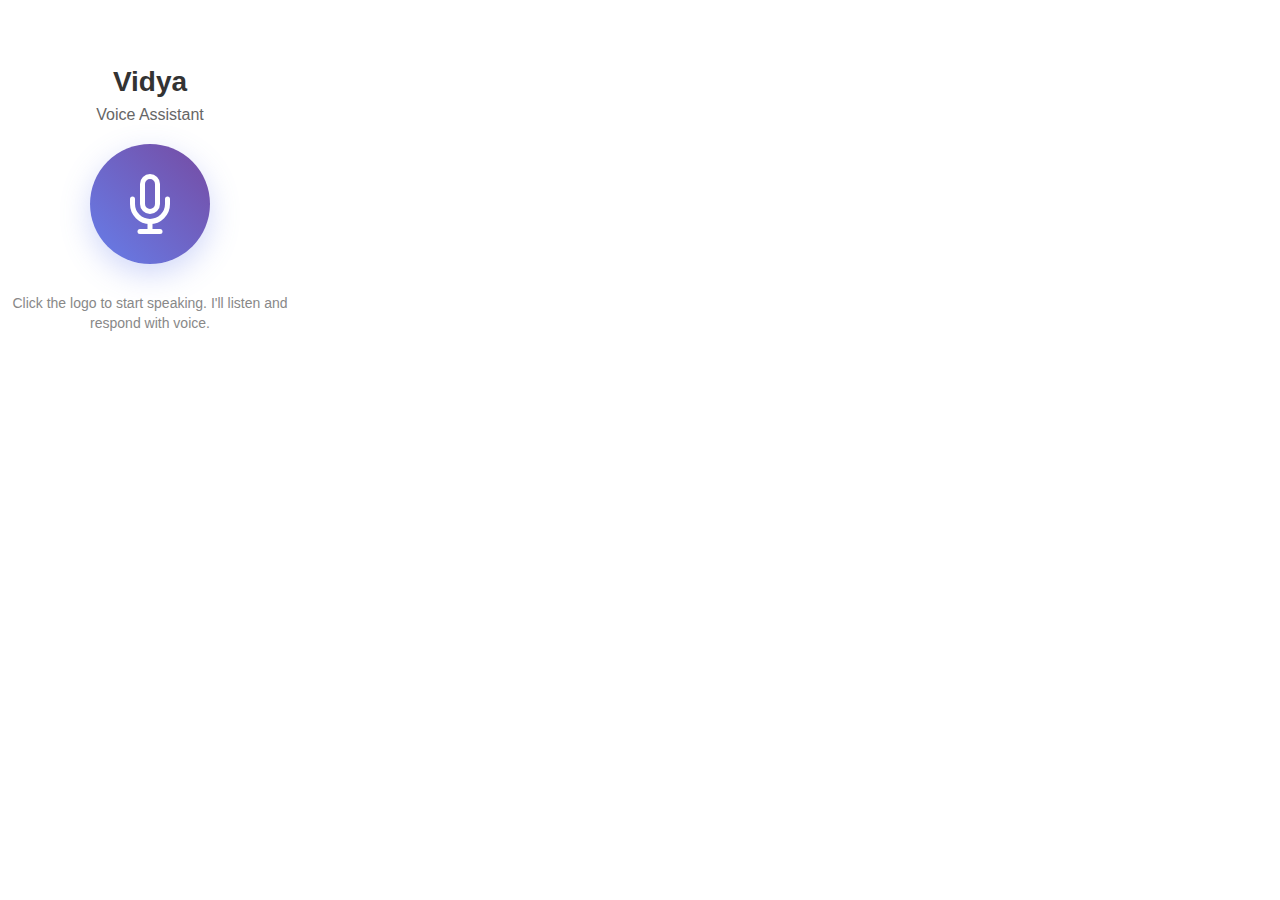
<file: Vidya1/popup.html>
<!DOCTYPE html>
<html lang="en">
<head>
    <meta charset="UTF-8">
    <meta name="viewport" content="width=device-width, initial-scale=1.0">
    <title>Vidya - Voice Assistant</title>
    <style>
        * {
            margin: 0;
            padding: 0;
            box-sizing: border-box;
            font-family: 'Segoe UI', Tahoma, Geneva, Verdana, sans-serif;
        }
        
        body {
            width: 300px;
            height: 400px;
            background: white;
            color: #333;
            overflow: hidden;
            display: flex;
            flex-direction: column;
            align-items: center;
            justify-content: center;
        }
        
        .logo-container {
            position: relative;
            width: 120px;
            height: 120px;
            margin-bottom: 30px;
        }
        
        .logo {
            width: 100%;
            height: 100%;
            border-radius: 50%;
            background: linear-gradient(45deg, #667eea, #764ba2);
            display: flex;
            align-items: center;
            justify-content: center;
            cursor: pointer;
            transition: all 0.3s ease;
            box-shadow: 0 10px 30px rgba(102, 126, 234, 0.3);
        }
        
        .logo img {
            width: 60px;
            height: 60px;
            filter: brightness(0) invert(1);
        }
        
        /* Default state - gentle breathing */
        .logo.idle {
            animation: breathe 3s ease-in-out infinite;
        }
        
        /* Listening state - zoom in/out */
        .logo.listening {
            animation: zoomPulse 1.5s ease-in-out infinite;
            background: linear-gradient(45deg, #ff6b6b, #ff8e8e);
            box-shadow: 0 10px 30px rgba(255, 107, 107, 0.4);
        }
        
        /* Speaking state - green glow */
        .logo.speaking {
            background: linear-gradient(45deg, #4cd964, #5de86a);
            box-shadow: 0 10px 30px rgba(76, 217, 100, 0.4);
            animation: speakingGlow 2s ease-in-out infinite;
        }
        
        /* Processing state - gradient loading */
        .logo.processing {
            background: linear-gradient(45deg, #667eea, #764ba2, #ff6b6b, #4cd964);
            background-size: 400% 400%;
            animation: gradientShift 2s ease infinite;
            box-shadow: 0 10px 30px rgba(102, 126, 234, 0.5);
        }
        
        .title {
            text-align: center;
            margin-bottom: 20px;
        }
        
        .title h1 {
            font-size: 28px;
            color: #333;
            margin-bottom: 8px;
            font-weight: 600;
        }
        
        .title p {
            color: #666;
            font-size: 16px;
        }
        
        .instructions {
            text-align: center;
            color: #888;
            font-size: 14px;
            max-width: 300px;
            line-height: 1.4;
        }
        
        @keyframes breathe {
            0%, 100% { 
                transform: scale(1);
            }
            50% { 
                transform: scale(1.05);
            }
        }
        
        @keyframes zoomPulse {
            0%, 100% { 
                transform: scale(1);
            }
            50% { 
                transform: scale(1.15);
            }
        }
        
        @keyframes speakingGlow {
            0%, 100% { 
                transform: scale(1);
                box-shadow: 0 10px 30px rgba(76, 217, 100, 0.4);
            }
            50% { 
                transform: scale(1.08);
                box-shadow: 0 15px 40px rgba(76, 217, 100, 0.6);
            }
        }
        
        @keyframes gradientShift {
            0% {
                background-position: 0% 50%;
            }
            50% {
                background-position: 100% 50%;
            }
            100% {
                background-position: 0% 50%;
            }
        }
        
        /* Ripple effect on click */
        .logo::before {
            content: '';
            position: absolute;
            top: 50%;
            left: 50%;
            width: 0;
            height: 0;
            border-radius: 50%;
            background: rgba(255, 255, 255, 0.3);
            transform: translate(-50%, -50%);
            transition: width 0.6s, height 0.6s;
        }
        
        .logo.ripple::before {
            width: 300px;
            height: 300px;
        }
    </style>
</head>
<body>
    <div class="title">
        <h1>Vidya</h1>
        <p>Voice Assistant</p>
    </div>
    
    <div class="logo-container">
        <div class="logo idle" id="logo">
            <img src="data:image/svg+xml,%3Csvg xmlns='http://www.w3.org/2000/svg' viewBox='0 0 24 24' fill='none' stroke='currentColor' stroke-width='2' stroke-linecap='round' stroke-linejoin='round'%3E%3Cpath d='M12 1a3 3 0 0 0-3 3v8a3 3 0 0 0 6 0V4a3 3 0 0 0-3-3z'/%3E%3Cpath d='M19 10v2a7 7 0 0 1-14 0v-2'/%3E%3Cline x1='12' y1='19' x2='12' y2='23'/%3E%3Cline x1='8' y1='23' x2='16' y2='23'/%3E%3C/svg%3E" alt="Microphone">
        </div>
    </div>
    
    <div class="instructions">
        Click the logo to start speaking. I'll listen and respond with voice.
    </div>
    
    <script src="popup.js">

    </script>
</body>
</html>
</file>
